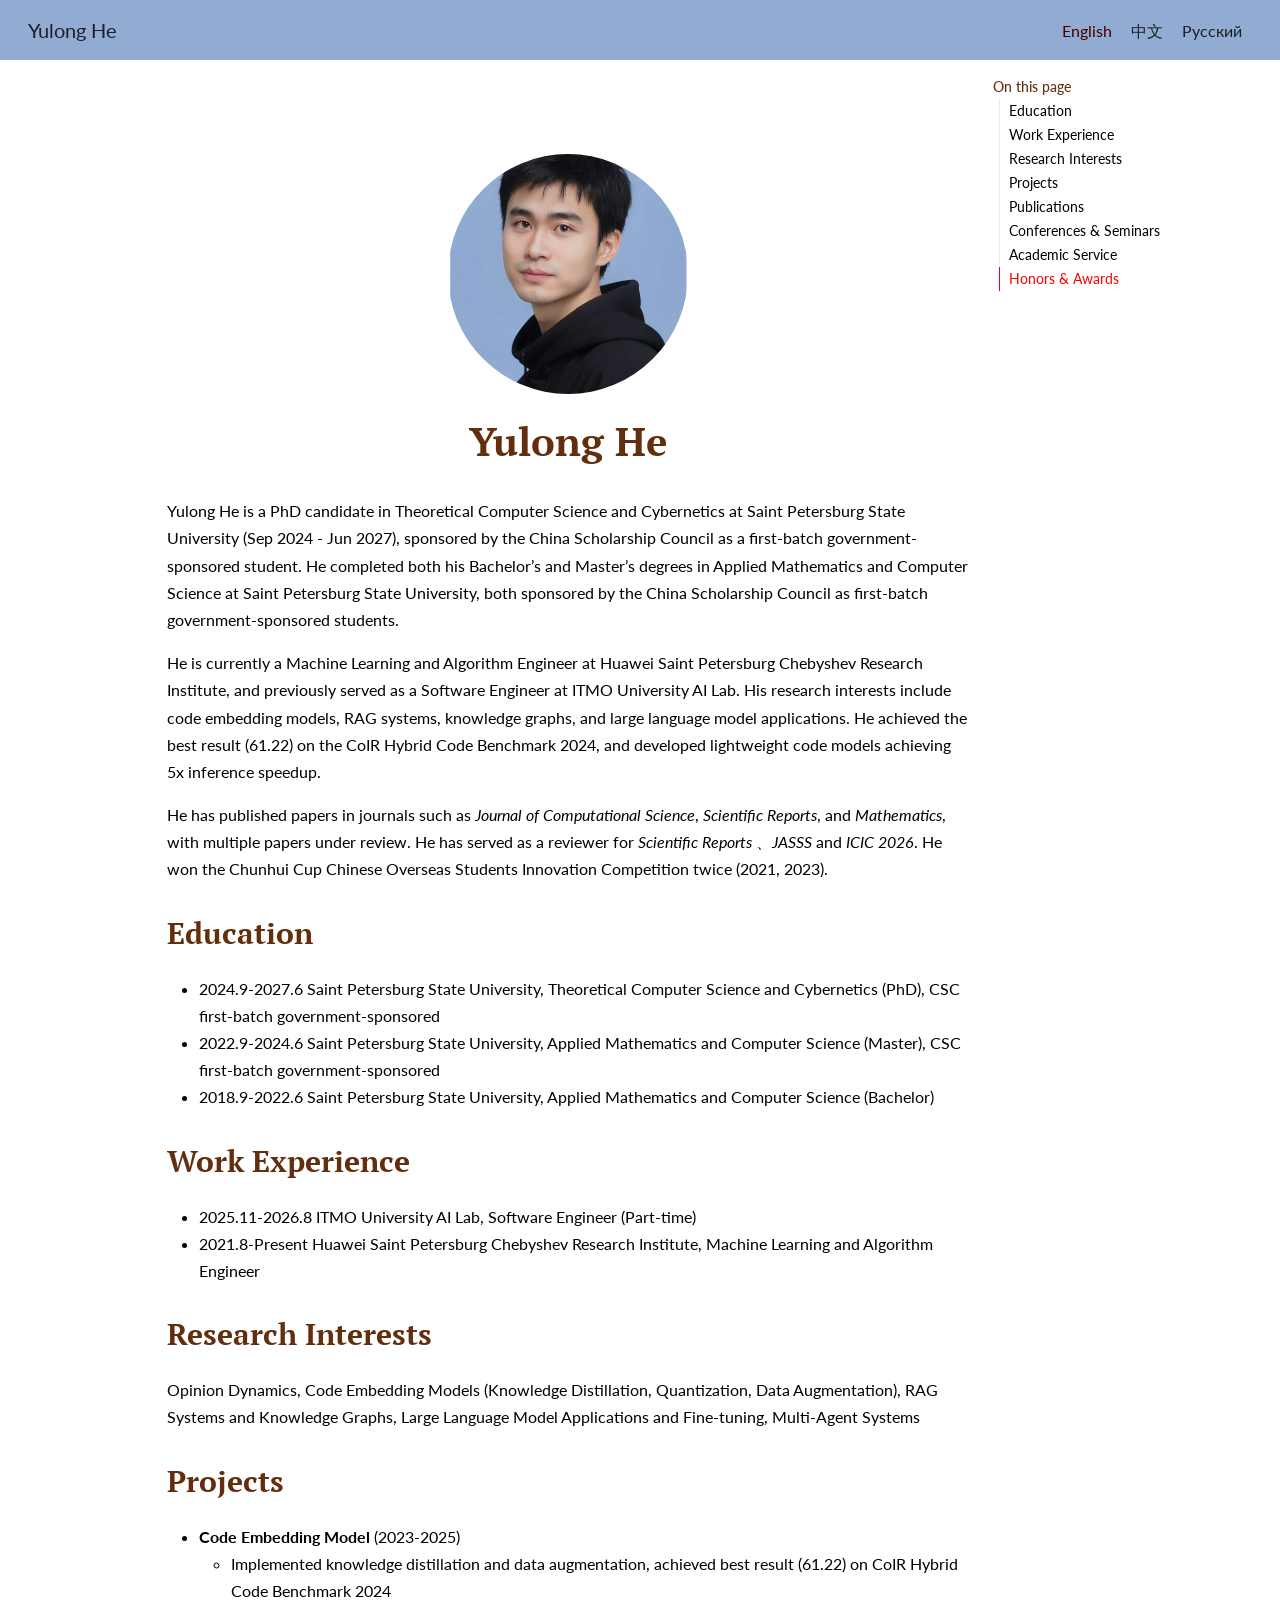
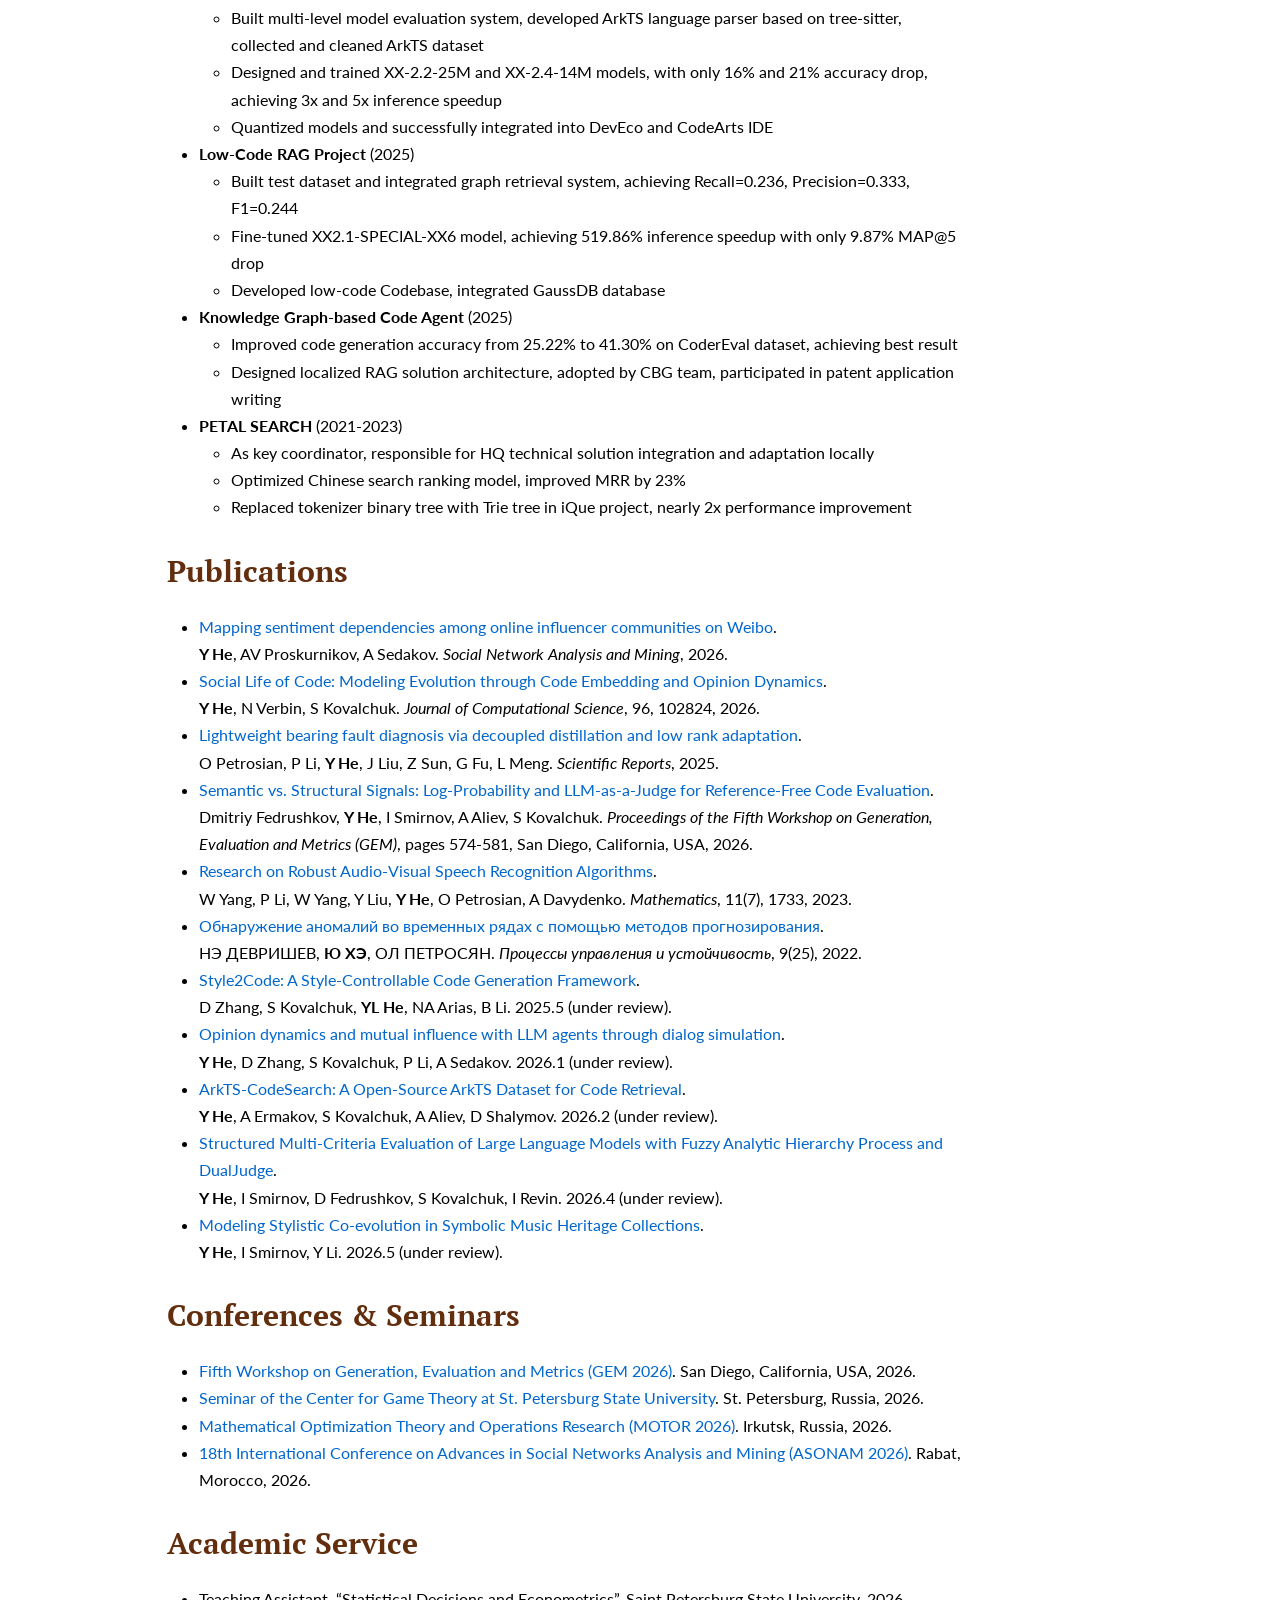
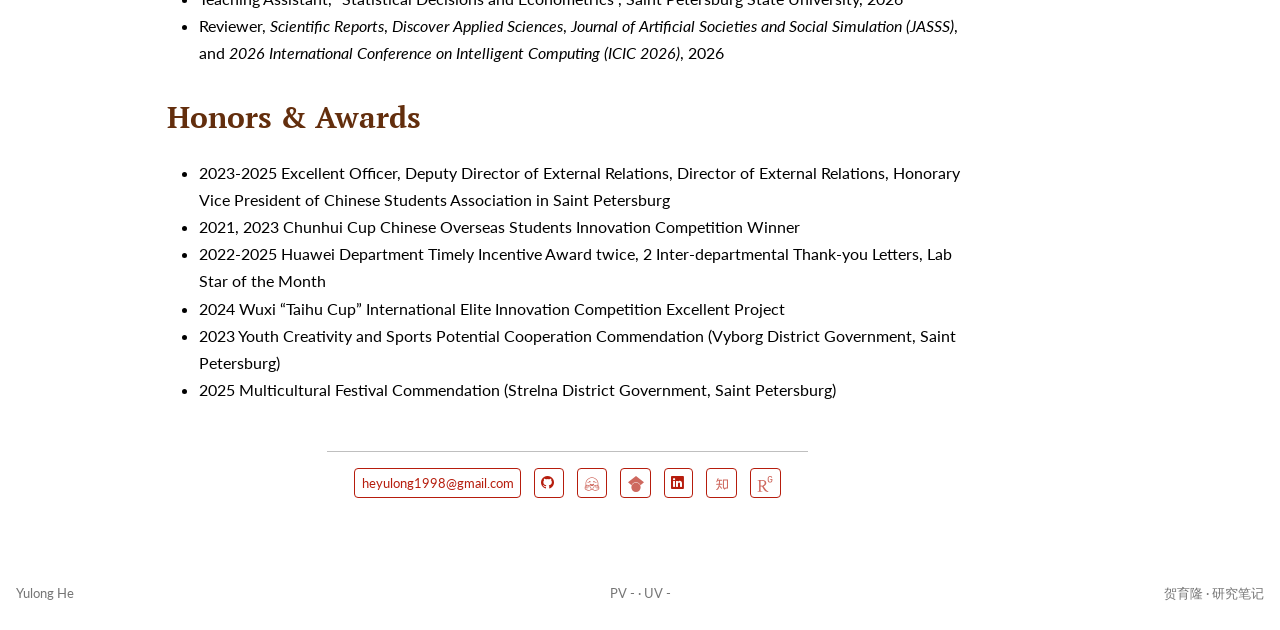
<file: docs/index.html>
<!DOCTYPE html>
<html xmlns="http://www.w3.org/1999/xhtml" lang="en" xml:lang="en"><head>

<meta charset="utf-8">
<meta name="generator" content="quarto-1.8.27">

<meta name="viewport" content="width=device-width, initial-scale=1.0, user-scalable=yes">


<title>Yulong He</title>
<style>
code{white-space: pre-wrap;}
span.smallcaps{font-variant: small-caps;}
div.columns{display: flex; gap: min(4vw, 1.5em);}
div.column{flex: auto; overflow-x: auto;}
div.hanging-indent{margin-left: 1.5em; text-indent: -1.5em;}
ul.task-list{list-style: none;}
ul.task-list li input[type="checkbox"] {
  width: 0.8em;
  margin: 0 0.8em 0.2em -1em; /* quarto-specific, see https://github.com/quarto-dev/quarto-cli/issues/4556 */ 
  vertical-align: middle;
}
</style>


<script src="site_libs/quarto-nav/quarto-nav.js"></script>
<script src="site_libs/quarto-nav/headroom.min.js"></script>
<link href="./images/yulong.jpg" rel="icon" type="image/jpeg">
<script src="site_libs/clipboard/clipboard.min.js"></script>
<script src="site_libs/quarto-html/quarto.js" type="module"></script>
<script src="site_libs/quarto-html/tabsets/tabsets.js" type="module"></script>
<script src="site_libs/quarto-html/axe/axe-check.js" type="module"></script>
<script src="site_libs/quarto-html/popper.min.js"></script>
<script src="site_libs/quarto-html/tippy.umd.min.js"></script>
<link href="site_libs/quarto-html/tippy.css" rel="stylesheet">
<link href="site_libs/quarto-html/quarto-syntax-highlighting-d7fcc3ff7e490f12cb1c45aad4d93599.css" rel="stylesheet" id="quarto-text-highlighting-styles">
<script src="site_libs/bootstrap/bootstrap.min.js"></script>
<link href="site_libs/bootstrap/bootstrap-icons.css" rel="stylesheet">
<link href="site_libs/bootstrap/bootstrap-19714133e70e38bcc17ffc719090a730.min.css" rel="stylesheet" append-hash="true" id="quarto-bootstrap" data-mode="light">
<script id="quarto-search-options" type="application/json">{
  "language": {
    "search-no-results-text": "No results",
    "search-matching-documents-text": "matching documents",
    "search-copy-link-title": "Copy link to search",
    "search-hide-matches-text": "Hide additional matches",
    "search-more-match-text": "more match in this document",
    "search-more-matches-text": "more matches in this document",
    "search-clear-button-title": "Clear",
    "search-text-placeholder": "",
    "search-detached-cancel-button-title": "Cancel",
    "search-submit-button-title": "Submit",
    "search-label": "Search"
  }
}</script>


<link rel="canonical" href="https://hreyulog.github.io/">
</head>

<body class="nav-fixed quarto-light">

<div id="quarto-search-results"></div>
  <header id="quarto-header" class="headroom fixed-top">
    <nav class="navbar navbar-expand-lg " data-bs-theme="dark">
      <div class="navbar-container container-fluid">
      <div class="navbar-brand-container mx-auto">
    <a class="navbar-brand" href="./index.html">
    <span class="navbar-title">Yulong He</span>
    </a>
  </div>
          <button class="navbar-toggler" type="button" data-bs-toggle="collapse" data-bs-target="#navbarCollapse" aria-controls="navbarCollapse" role="menu" aria-expanded="false" aria-label="Toggle navigation" onclick="if (window.quartoToggleHeadroom) { window.quartoToggleHeadroom(); }">
  <span class="navbar-toggler-icon"></span>
</button>
          <div class="collapse navbar-collapse" id="navbarCollapse">
            <ul class="navbar-nav navbar-nav-scroll ms-auto">
  <li class="nav-item">
    <a class="nav-link active" href="./index.html" aria-current="page"> 
<span class="menu-text">English</span></a>
  </li>  
  <li class="nav-item">
    <a class="nav-link" href="./Chinese.html"> 
<span class="menu-text">中文</span></a>
  </li>  
  <li class="nav-item">
    <a class="nav-link" href="./Russian.html"> 
<span class="menu-text">Русский</span></a>
  </li>  
</ul>
          </div> <!-- /navcollapse -->
            <div class="quarto-navbar-tools">
</div>
      </div> <!-- /container-fluid -->
    </nav>
</header>
<!-- content -->
<div id="quarto-content" class="quarto-container page-columns page-rows-contents page-layout-article page-navbar">
<!-- sidebar -->
<!-- margin-sidebar -->
    <div id="quarto-margin-sidebar" class="sidebar margin-sidebar">
        <nav id="TOC" role="doc-toc" class="toc-active">
    <h2 id="toc-title">On this page</h2>
  <ul>
  <li><a href="#education" id="toc-education" class="nav-link active" data-scroll-target="#education">Education</a></li>
  <li><a href="#work-experience" id="toc-work-experience" class="nav-link" data-scroll-target="#work-experience">Work Experience</a></li>
  <li><a href="#research-interests" id="toc-research-interests" class="nav-link" data-scroll-target="#research-interests">Research Interests</a></li>
  <li><a href="#projects" id="toc-projects" class="nav-link" data-scroll-target="#projects">Projects</a></li>
  <li><a href="#publications" id="toc-publications" class="nav-link" data-scroll-target="#publications">Publications</a></li>
  <li><a href="#conferences-seminars" id="toc-conferences-seminars" class="nav-link" data-scroll-target="#conferences-seminars">Conferences &amp; Seminars</a></li>
  <li><a href="#academic-service" id="toc-academic-service" class="nav-link" data-scroll-target="#academic-service">Academic Service</a></li>
  <li><a href="#honors-awards" id="toc-honors-awards" class="nav-link" data-scroll-target="#honors-awards">Honors &amp; Awards</a></li>
  </ul>
</nav>
    </div>
<!-- main -->
<div class="quarto-about-jolla">
  <img src="images/yulong.jpg" class="about-image
  round " style="height: 15em; width: 15em;">
 <header id="title-block-header" class="quarto-title-block default">
<div class="quarto-title">
<h1 class="title">Yulong He</h1>
</div>
<div class="quarto-title-meta">
  </div>
</header><main class="content" id="quarto-document-content">

<p>Yulong He is a PhD candidate in Theoretical Computer Science and Cybernetics at Saint Petersburg State University (Sep 2024 - Jun 2027), sponsored by the China Scholarship Council as a first-batch government-sponsored student. He completed both his Bachelor’s and Master’s degrees in Applied Mathematics and Computer Science at Saint Petersburg State University, both sponsored by the China Scholarship Council as first-batch government-sponsored students.</p>
<p>He is currently a Machine Learning and Algorithm Engineer at Huawei Saint Petersburg Chebyshev Research Institute, and previously served as a Software Engineer at ITMO University AI Lab. His research interests include code embedding models, RAG systems, knowledge graphs, and large language model applications. He achieved the best result (61.22) on the CoIR Hybrid Code Benchmark 2024, and developed lightweight code models achieving 5x inference speedup.</p>
<p>He has published papers in journals such as <em>Journal of Computational Science</em>, <em>Scientific Reports</em>, and <em>Mathematics</em>, with multiple papers under review. He has served as a reviewer for <em>Scientific Reports</em> 、<em>JASSS</em> and <em>ICIC 2026</em>. He won the Chunhui Cup Chinese Overseas Students Innovation Competition twice (2021, 2023).</p>
<section id="education" class="level2">
<h2 data-anchor-id="education">Education</h2>
<ul>
<li>2024.9-2027.6 Saint Petersburg State University, Theoretical Computer Science and Cybernetics (PhD), CSC first-batch government-sponsored</li>
<li>2022.9-2024.6 Saint Petersburg State University, Applied Mathematics and Computer Science (Master), CSC first-batch government-sponsored</li>
<li>2018.9-2022.6 Saint Petersburg State University, Applied Mathematics and Computer Science (Bachelor)</li>
</ul>
</section>
<section id="work-experience" class="level2">
<h2 data-anchor-id="work-experience">Work Experience</h2>
<ul>
<li>2025.11-2026.8 ITMO University AI Lab, Software Engineer (Part-time)</li>
<li>2021.8-Present Huawei Saint Petersburg Chebyshev Research Institute, Machine Learning and Algorithm Engineer</li>
</ul>
</section>
<section id="research-interests" class="level2">
<h2 data-anchor-id="research-interests">Research Interests</h2>
<p>Opinion Dynamics, Code Embedding Models (Knowledge Distillation, Quantization, Data Augmentation), RAG Systems and Knowledge Graphs, Large Language Model Applications and Fine-tuning, Multi-Agent Systems</p>
</section>
<section id="projects" class="level2">
<h2 data-anchor-id="projects">Projects</h2>
<ul>
<li><strong>Code Embedding Model</strong> (2023-2025)
<ul>
<li>Implemented knowledge distillation and data augmentation, achieved best result (61.22) on CoIR Hybrid Code Benchmark 2024</li>
<li>Built multi-level model evaluation system, developed ArkTS language parser based on tree-sitter, collected and cleaned ArkTS dataset</li>
<li>Designed and trained XX-2.2-25M and XX-2.4-14M models, with only 16% and 21% accuracy drop, achieving 3x and 5x inference speedup</li>
<li>Quantized models and successfully integrated into DevEco and CodeArts IDE</li>
</ul></li>
<li><strong>Low-Code RAG Project</strong> (2025)
<ul>
<li>Built test dataset and integrated graph retrieval system, achieving Recall=0.236, Precision=0.333, F1=0.244</li>
<li>Fine-tuned XX2.1-SPECIAL-XX6 model, achieving 519.86% inference speedup with only 9.87% MAP@5 drop</li>
<li>Developed low-code Codebase, integrated GaussDB database</li>
</ul></li>
<li><strong>Knowledge Graph-based Code Agent</strong> (2025)
<ul>
<li>Improved code generation accuracy from 25.22% to 41.30% on CoderEval dataset, achieving best result</li>
<li>Designed localized RAG solution architecture, adopted by CBG team, participated in patent application writing</li>
</ul></li>
<li><strong>PETAL SEARCH</strong> (2021-2023)
<ul>
<li>As key coordinator, responsible for HQ technical solution integration and adaptation locally</li>
<li>Optimized Chinese search ranking model, improved MRR by 23%</li>
<li>Replaced tokenizer binary tree with Trie tree in iQue project, nearly 2x performance improvement</li>
</ul></li>
</ul>
</section>
<section id="publications" class="level2">
<h2 data-anchor-id="publications">Publications</h2>
<ul>
<li><strong><a href="https://doi.org/10.1007/s13278-026-01645-w">Mapping sentiment dependencies among online influencer communities on Weibo</a></strong>.<br> <strong>Y He</strong>, AV Proskurnikov, A Sedakov. <em>Social Network Analysis and Mining</em>, 2026.</li>
<li><strong><a href="https://doi.org/10.1016/j.jocs.2026.102824">Social Life of Code: Modeling Evolution through Code Embedding and Opinion Dynamics</a></strong>.<br> <strong>Y He</strong>, N Verbin, S Kovalchuk. <em>Journal of Computational Science</em>, 96, 102824, 2026.</li>
<li><strong><a href="https://doi.org/10.1038/s41598-025-06734-y">Lightweight bearing fault diagnosis via decoupled distillation and low rank adaptation</a></strong>.<br> O Petrosian, P Li, <strong>Y He</strong>, J Liu, Z Sun, G Fu, L Meng. <em>Scientific Reports</em>, 2025.</li>
<li><strong><a href="https://aclanthology.org/2026.gem-main.55/">Semantic vs.&nbsp;Structural Signals: Log-Probability and LLM-as-a-Judge for Reference-Free Code Evaluation</a></strong>.<br> Dmitriy Fedrushkov, <strong>Y He</strong>, I Smirnov, A Aliev, S Kovalchuk. <em>Proceedings of the Fifth Workshop on Generation, Evaluation and Metrics (GEM)</em>, pages 574-581, San Diego, California, USA, 2026.</li>
<li><strong><a href="https://doi.org/10.3390/math11071733">Research on Robust Audio-Visual Speech Recognition Algorithms</a></strong>.<br> W Yang, P Li, W Yang, Y Liu, <strong>Y He</strong>, O Petrosian, A Davydenko. <em>Mathematics</em>, 11(7), 1733, 2023.</li>
<li><strong><a href="https://dspace.spbu.ru/bitstream/11701/37048/1/cps2022.pdf">Обнаружение аномалий во временных рядах с помощью методов прогнозирования</a></strong>.<br> НЭ ДЕВРИШЕВ, <strong>Ю ХЭ</strong>, ОЛ ПЕТРОСЯН. <em>Процессы управления и устойчивость</em>, 9(25), 2022.</li>
<li><strong><a href="https://arxiv.org/abs/2505.19442">Style2Code: A Style-Controllable Code Generation Framework</a></strong>.<br> D Zhang, S Kovalchuk, <strong>YL He</strong>, NA Arias, B Li. 2025.5 (under review).</li>
<li><strong><a href="https://arxiv.org/abs/2602.12583">Opinion dynamics and mutual influence with LLM agents through dialog simulation</a></strong>.<br> <strong>Y He</strong>, D Zhang, S Kovalchuk, P Li, A Sedakov. 2026.1 (under review).</li>
<li><strong><a href="https://arxiv.org/abs/2602.05550">ArkTS-CodeSearch: A Open-Source ArkTS Dataset for Code Retrieval</a></strong>.<br> <strong>Y He</strong>, A Ermakov, S Kovalchuk, A Aliev, D Shalymov. 2026.2 (under review).</li>
<li><strong><a href="https://arxiv.org/abs/2604.03742">Structured Multi-Criteria Evaluation of Large Language Models with Fuzzy Analytic Hierarchy Process and DualJudge</a></strong>.<br> <strong>Y He</strong>, I Smirnov, D Fedrushkov, S Kovalchuk, I Revin. 2026.4 (under review).</li>
<li><strong><a href="https://arxiv.org/abs/2607.23957">Modeling Stylistic Co-evolution in Symbolic Music Heritage Collections</a></strong>.<br> <strong>Y He</strong>, I Smirnov, Y Li. 2026.5 (under review).</li>
</ul>
</section>
<section id="conferences-seminars" class="level2">
<h2 data-anchor-id="conferences-seminars">Conferences &amp; Seminars</h2>
<ul>
<li><strong><a href="https://aclanthology.org/2026.gem-main.55/">Fifth Workshop on Generation, Evaluation and Metrics (GEM 2026)</a></strong>. San Diego, California, USA, 2026.</li>
<li><strong><a href="https://apmath.spbu.ru/1416-seminar-tsentra-teorii-igr-spbgu.html">Seminar of the Center for Game Theory at St.&nbsp;Petersburg State University</a></strong>. St.&nbsp;Petersburg, Russia, 2026.</li>
<li><strong><a href="https://conference.icc.ru/event/9/page/66-about">Mathematical Optimization Theory and Operations Research (MOTOR 2026)</a></strong>. Irkutsk, Russia, 2026.</li>
<li><strong><a href="https://asonam.cpsc.ucalgary.ca/2026/">18th International Conference on Advances in Social Networks Analysis and Mining (ASONAM 2026)</a></strong>. Rabat, Morocco, 2026.</li>
</ul>
</section>
<section id="academic-service" class="level2">
<h2 data-anchor-id="academic-service">Academic Service</h2>
<ul>
<li>Teaching Assistant, “Statistical Decisions and Econometrics”, Saint Petersburg State University, 2026</li>
<li>Reviewer, <em>Scientific Reports</em>, <em>Discover Applied Sciences</em>, <em>Journal of Artificial Societies and Social Simulation (JASSS)</em>, and <em>2026 International Conference on Intelligent Computing (ICIC 2026)</em>, 2026</li>
</ul>
</section>
<section id="honors-awards" class="level2">
<h2 data-anchor-id="honors-awards">Honors &amp; Awards</h2>
<ul>
<li>2023-2025 Excellent Officer, Deputy Director of External Relations, Director of External Relations, Honorary Vice President of Chinese Students Association in Saint Petersburg</li>
<li>2021, 2023 Chunhui Cup Chinese Overseas Students Innovation Competition Winner</li>
<li>2022-2025 Huawei Department Timely Incentive Award twice, 2 Inter-departmental Thank-you Letters, Lab Star of the Month</li>
<li>2024 Wuxi “Taihu Cup” International Elite Innovation Competition Excellent Project</li>
<li>2023 Youth Creativity and Sports Potential Cooperation Commendation (Vyborg District Government, Saint Petersburg)</li>
<li>2025 Multicultural Festival Commendation (Strelna District Government, Saint Petersburg)</li>
</ul>


</section>
</main> 
  <hr class="about-sep">
   <div class="about-links">
  <a href="mailto:heyulong1998@gmail.com" class="about-link" rel="" target="">
     <span class="about-link-text">heyulong1998@gmail.com</span>
  </a>
  <a href="https://github.com/hreyulog" class="about-link" rel="" target="">
    <i class="bi bi-github"></i>
     <span class="about-link-text"></span>
  </a>
  <a href="https://huggingface.co/hreyulog" class="about-link" rel="" target="">
     <span class="about-link-text"><img src="images/huggingface.svg" width="16px" height="16px" style="vertical-align:middle"></span>
  </a>
  <a href="https://scholar.google.com/citations?user=q4gQxaIAAAAJ&amp;hl=zh-CN" class="about-link" rel="" target="">
     <span class="about-link-text"><img src="images/google-scholar.svg" width="16px" height="16px" style="vertical-align:middle"></span>
  </a>
  <a href="https://www.linkedin.com/in/yulong-he-7ab337213/" class="about-link" rel="" target="">
    <i class="bi bi-linkedin"></i>
     <span class="about-link-text"></span>
  </a>
  <a href="https://www.zhihu.com/people/heyulong1998" class="about-link" rel="" target="">
     <span class="about-link-text"><img src="images/zhihu.svg" width="16px" height="16px" style="vertical-align:middle"></span>
  </a>
  <a href="https://www.researchgate.net/profile/Yulong-He-1" class="about-link" rel="" target="">
     <span class="about-link-text"><img src="images/researchgate.svg" width="16px" height="16px" style="vertical-align:middle"></span>
  </a>
</div>
</div>
 <!-- /main -->
<script defer="" data-api="https://busuanzi.9420.ltd/api" src="https://busuanzi.9420.ltd/js"></script>
<script id="quarto-html-after-body" type="application/javascript">
  window.document.addEventListener("DOMContentLoaded", function (event) {
    const isCodeAnnotation = (el) => {
      for (const clz of el.classList) {
        if (clz.startsWith('code-annotation-')) {                     
          return true;
        }
      }
      return false;
    }
    const onCopySuccess = function(e) {
      // button target
      const button = e.trigger;
      // don't keep focus
      button.blur();
      // flash "checked"
      button.classList.add('code-copy-button-checked');
      var currentTitle = button.getAttribute("title");
      button.setAttribute("title", "Copied!");
      let tooltip;
      if (window.bootstrap) {
        button.setAttribute("data-bs-toggle", "tooltip");
        button.setAttribute("data-bs-placement", "left");
        button.setAttribute("data-bs-title", "Copied!");
        tooltip = new bootstrap.Tooltip(button, 
          { trigger: "manual", 
            customClass: "code-copy-button-tooltip",
            offset: [0, -8]});
        tooltip.show();    
      }
      setTimeout(function() {
        if (tooltip) {
          tooltip.hide();
          button.removeAttribute("data-bs-title");
          button.removeAttribute("data-bs-toggle");
          button.removeAttribute("data-bs-placement");
        }
        button.setAttribute("title", currentTitle);
        button.classList.remove('code-copy-button-checked');
      }, 1000);
      // clear code selection
      e.clearSelection();
    }
    const getTextToCopy = function(trigger) {
      const outerScaffold = trigger.parentElement.cloneNode(true);
      const codeEl = outerScaffold.querySelector('code');
      for (const childEl of codeEl.children) {
        if (isCodeAnnotation(childEl)) {
          childEl.remove();
        }
      }
      return codeEl.innerText;
    }
    const clipboard = new window.ClipboardJS('.code-copy-button:not([data-in-quarto-modal])', {
      text: getTextToCopy
    });
    clipboard.on('success', onCopySuccess);
    if (window.document.getElementById('quarto-embedded-source-code-modal')) {
      const clipboardModal = new window.ClipboardJS('.code-copy-button[data-in-quarto-modal]', {
        text: getTextToCopy,
        container: window.document.getElementById('quarto-embedded-source-code-modal')
      });
      clipboardModal.on('success', onCopySuccess);
    }
      var localhostRegex = new RegExp(/^(?:http|https):\/\/localhost\:?[0-9]*\//);
      var mailtoRegex = new RegExp(/^mailto:/);
        var filterRegex = new RegExp("https:\/\/hreyulog\.github\.io");
      var isInternal = (href) => {
          return filterRegex.test(href) || localhostRegex.test(href) || mailtoRegex.test(href);
      }
      // Inspect non-navigation links and adorn them if external
     var links = window.document.querySelectorAll('a[href]:not(.nav-link):not(.navbar-brand):not(.toc-action):not(.sidebar-link):not(.sidebar-item-toggle):not(.pagination-link):not(.no-external):not([aria-hidden]):not(.dropdown-item):not(.quarto-navigation-tool):not(.about-link)');
      for (var i=0; i<links.length; i++) {
        const link = links[i];
        if (!isInternal(link.href)) {
          // undo the damage that might have been done by quarto-nav.js in the case of
          // links that we want to consider external
          if (link.dataset.originalHref !== undefined) {
            link.href = link.dataset.originalHref;
          }
        }
      }
    function tippyHover(el, contentFn, onTriggerFn, onUntriggerFn) {
      const config = {
        allowHTML: true,
        maxWidth: 500,
        delay: 100,
        arrow: false,
        appendTo: function(el) {
            return el.parentElement;
        },
        interactive: true,
        interactiveBorder: 10,
        theme: 'quarto',
        placement: 'bottom-start',
      };
      if (contentFn) {
        config.content = contentFn;
      }
      if (onTriggerFn) {
        config.onTrigger = onTriggerFn;
      }
      if (onUntriggerFn) {
        config.onUntrigger = onUntriggerFn;
      }
      window.tippy(el, config); 
    }
    const noterefs = window.document.querySelectorAll('a[role="doc-noteref"]');
    for (var i=0; i<noterefs.length; i++) {
      const ref = noterefs[i];
      tippyHover(ref, function() {
        // use id or data attribute instead here
        let href = ref.getAttribute('data-footnote-href') || ref.getAttribute('href');
        try { href = new URL(href).hash; } catch {}
        const id = href.replace(/^#\/?/, "");
        const note = window.document.getElementById(id);
        if (note) {
          return note.innerHTML;
        } else {
          return "";
        }
      });
    }
    const xrefs = window.document.querySelectorAll('a.quarto-xref');
    const processXRef = (id, note) => {
      // Strip column container classes
      const stripColumnClz = (el) => {
        el.classList.remove("page-full", "page-columns");
        if (el.children) {
          for (const child of el.children) {
            stripColumnClz(child);
          }
        }
      }
      stripColumnClz(note)
      if (id === null || id.startsWith('sec-')) {
        // Special case sections, only their first couple elements
        const container = document.createElement("div");
        if (note.children && note.children.length > 2) {
          container.appendChild(note.children[0].cloneNode(true));
          for (let i = 1; i < note.children.length; i++) {
            const child = note.children[i];
            if (child.tagName === "P" && child.innerText === "") {
              continue;
            } else {
              container.appendChild(child.cloneNode(true));
              break;
            }
          }
          if (window.Quarto?.typesetMath) {
            window.Quarto.typesetMath(container);
          }
          return container.innerHTML
        } else {
          if (window.Quarto?.typesetMath) {
            window.Quarto.typesetMath(note);
          }
          return note.innerHTML;
        }
      } else {
        // Remove any anchor links if they are present
        const anchorLink = note.querySelector('a.anchorjs-link');
        if (anchorLink) {
          anchorLink.remove();
        }
        if (window.Quarto?.typesetMath) {
          window.Quarto.typesetMath(note);
        }
        if (note.classList.contains("callout")) {
          return note.outerHTML;
        } else {
          return note.innerHTML;
        }
      }
    }
    for (var i=0; i<xrefs.length; i++) {
      const xref = xrefs[i];
      tippyHover(xref, undefined, function(instance) {
        instance.disable();
        let url = xref.getAttribute('href');
        let hash = undefined; 
        if (url.startsWith('#')) {
          hash = url;
        } else {
          try { hash = new URL(url).hash; } catch {}
        }
        if (hash) {
          const id = hash.replace(/^#\/?/, "");
          const note = window.document.getElementById(id);
          if (note !== null) {
            try {
              const html = processXRef(id, note.cloneNode(true));
              instance.setContent(html);
            } finally {
              instance.enable();
              instance.show();
            }
          } else {
            // See if we can fetch this
            fetch(url.split('#')[0])
            .then(res => res.text())
            .then(html => {
              const parser = new DOMParser();
              const htmlDoc = parser.parseFromString(html, "text/html");
              const note = htmlDoc.getElementById(id);
              if (note !== null) {
                const html = processXRef(id, note);
                instance.setContent(html);
              } 
            }).finally(() => {
              instance.enable();
              instance.show();
            });
          }
        } else {
          // See if we can fetch a full url (with no hash to target)
          // This is a special case and we should probably do some content thinning / targeting
          fetch(url)
          .then(res => res.text())
          .then(html => {
            const parser = new DOMParser();
            const htmlDoc = parser.parseFromString(html, "text/html");
            const note = htmlDoc.querySelector('main.content');
            if (note !== null) {
              // This should only happen for chapter cross references
              // (since there is no id in the URL)
              // remove the first header
              if (note.children.length > 0 && note.children[0].tagName === "HEADER") {
                note.children[0].remove();
              }
              const html = processXRef(null, note);
              instance.setContent(html);
            } 
          }).finally(() => {
            instance.enable();
            instance.show();
          });
        }
      }, function(instance) {
      });
    }
        let selectedAnnoteEl;
        const selectorForAnnotation = ( cell, annotation) => {
          let cellAttr = 'data-code-cell="' + cell + '"';
          let lineAttr = 'data-code-annotation="' +  annotation + '"';
          const selector = 'span[' + cellAttr + '][' + lineAttr + ']';
          return selector;
        }
        const selectCodeLines = (annoteEl) => {
          const doc = window.document;
          const targetCell = annoteEl.getAttribute("data-target-cell");
          const targetAnnotation = annoteEl.getAttribute("data-target-annotation");
          const annoteSpan = window.document.querySelector(selectorForAnnotation(targetCell, targetAnnotation));
          const lines = annoteSpan.getAttribute("data-code-lines").split(",");
          const lineIds = lines.map((line) => {
            return targetCell + "-" + line;
          })
          let top = null;
          let height = null;
          let parent = null;
          if (lineIds.length > 0) {
              //compute the position of the single el (top and bottom and make a div)
              const el = window.document.getElementById(lineIds[0]);
              top = el.offsetTop;
              height = el.offsetHeight;
              parent = el.parentElement.parentElement;
            if (lineIds.length > 1) {
              const lastEl = window.document.getElementById(lineIds[lineIds.length - 1]);
              const bottom = lastEl.offsetTop + lastEl.offsetHeight;
              height = bottom - top;
            }
            if (top !== null && height !== null && parent !== null) {
              // cook up a div (if necessary) and position it 
              let div = window.document.getElementById("code-annotation-line-highlight");
              if (div === null) {
                div = window.document.createElement("div");
                div.setAttribute("id", "code-annotation-line-highlight");
                div.style.position = 'absolute';
                parent.appendChild(div);
              }
              div.style.top = top - 2 + "px";
              div.style.height = height + 4 + "px";
              div.style.left = 0;
              let gutterDiv = window.document.getElementById("code-annotation-line-highlight-gutter");
              if (gutterDiv === null) {
                gutterDiv = window.document.createElement("div");
                gutterDiv.setAttribute("id", "code-annotation-line-highlight-gutter");
                gutterDiv.style.position = 'absolute';
                const codeCell = window.document.getElementById(targetCell);
                const gutter = codeCell.querySelector('.code-annotation-gutter');
                gutter.appendChild(gutterDiv);
              }
              gutterDiv.style.top = top - 2 + "px";
              gutterDiv.style.height = height + 4 + "px";
            }
            selectedAnnoteEl = annoteEl;
          }
        };
        const unselectCodeLines = () => {
          const elementsIds = ["code-annotation-line-highlight", "code-annotation-line-highlight-gutter"];
          elementsIds.forEach((elId) => {
            const div = window.document.getElementById(elId);
            if (div) {
              div.remove();
            }
          });
          selectedAnnoteEl = undefined;
        };
          // Handle positioning of the toggle
      window.addEventListener(
        "resize",
        throttle(() => {
          elRect = undefined;
          if (selectedAnnoteEl) {
            selectCodeLines(selectedAnnoteEl);
          }
        }, 10)
      );
      function throttle(fn, ms) {
      let throttle = false;
      let timer;
        return (...args) => {
          if(!throttle) { // first call gets through
              fn.apply(this, args);
              throttle = true;
          } else { // all the others get throttled
              if(timer) clearTimeout(timer); // cancel #2
              timer = setTimeout(() => {
                fn.apply(this, args);
                timer = throttle = false;
              }, ms);
          }
        };
      }
        // Attach click handler to the DT
        const annoteDls = window.document.querySelectorAll('dt[data-target-cell]');
        for (const annoteDlNode of annoteDls) {
          annoteDlNode.addEventListener('click', (event) => {
            const clickedEl = event.target;
            if (clickedEl !== selectedAnnoteEl) {
              unselectCodeLines();
              const activeEl = window.document.querySelector('dt[data-target-cell].code-annotation-active');
              if (activeEl) {
                activeEl.classList.remove('code-annotation-active');
              }
              selectCodeLines(clickedEl);
              clickedEl.classList.add('code-annotation-active');
            } else {
              // Unselect the line
              unselectCodeLines();
              clickedEl.classList.remove('code-annotation-active');
            }
          });
        }
    const findCites = (el) => {
      const parentEl = el.parentElement;
      if (parentEl) {
        const cites = parentEl.dataset.cites;
        if (cites) {
          return {
            el,
            cites: cites.split(' ')
          };
        } else {
          return findCites(el.parentElement)
        }
      } else {
        return undefined;
      }
    };
    var bibliorefs = window.document.querySelectorAll('a[role="doc-biblioref"]');
    for (var i=0; i<bibliorefs.length; i++) {
      const ref = bibliorefs[i];
      const citeInfo = findCites(ref);
      if (citeInfo) {
        tippyHover(citeInfo.el, function() {
          var popup = window.document.createElement('div');
          citeInfo.cites.forEach(function(cite) {
            var citeDiv = window.document.createElement('div');
            citeDiv.classList.add('hanging-indent');
            citeDiv.classList.add('csl-entry');
            var biblioDiv = window.document.getElementById('ref-' + cite);
            if (biblioDiv) {
              citeDiv.innerHTML = biblioDiv.innerHTML;
            }
            popup.appendChild(citeDiv);
          });
          return popup.innerHTML;
        });
      }
    }
  });
  </script>
</div> <!-- /content -->
<footer class="footer">
  <div class="nav-footer">
    <div class="nav-footer-left">
<p><a href="https://hreyulog.github.io">Yulong He</a><br></p>
</div>   
    <div class="nav-footer-center">
<p>PV <span id="busuanzi_site_pv">-</span> · UV <span id="busuanzi_site_uv">-</span><br></p>
</div>
    <div class="nav-footer-right">
<p><a href="https://hreyulog.github.io">贺育隆</a> · <a href="./wiki/index.html">研究笔记</a><br></p>
</div>
  </div>
</footer>




</body></html>
</file>
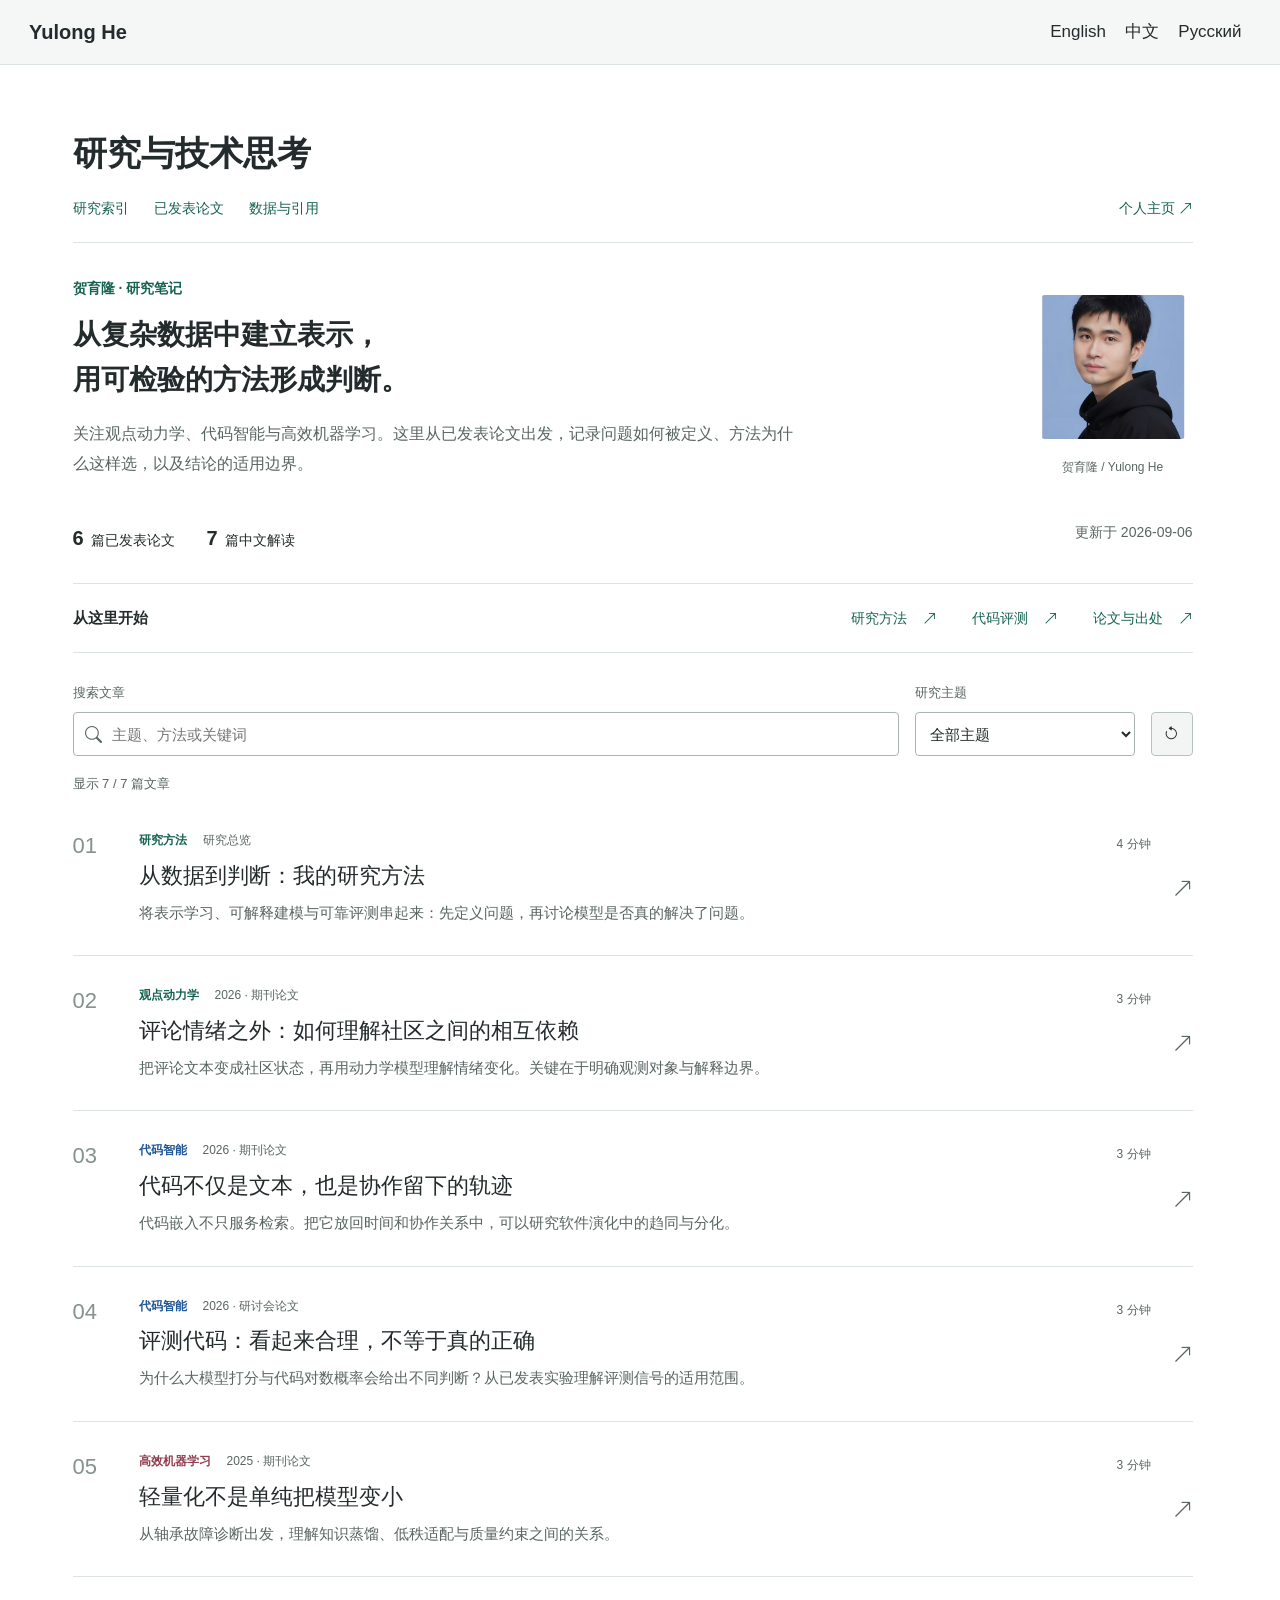
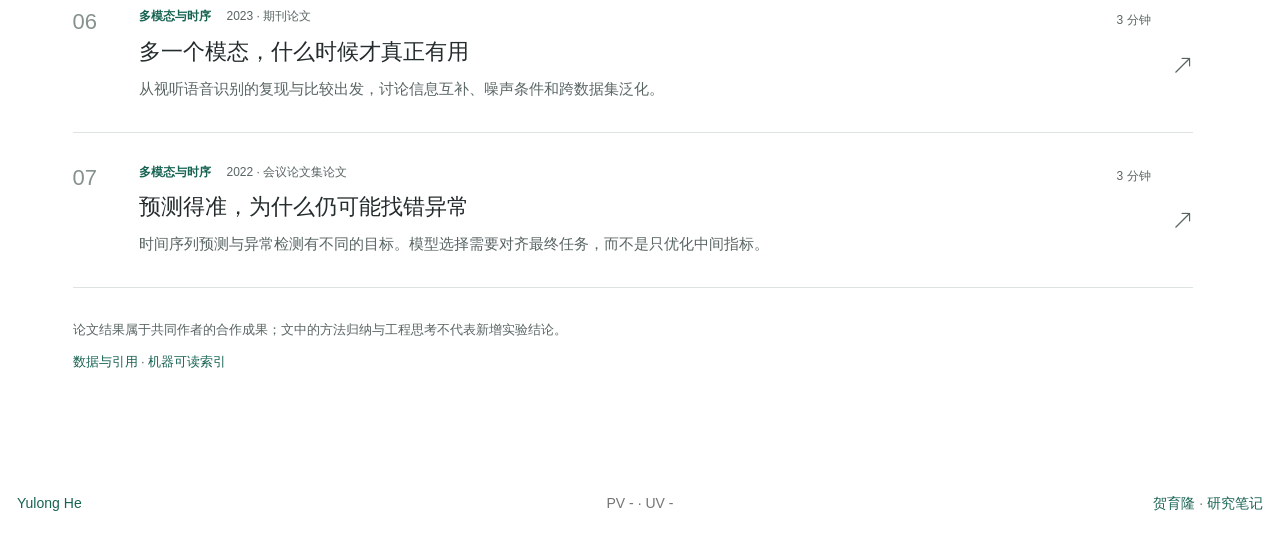
<file: docs/wiki/index.html>
<!DOCTYPE html>
<html xmlns="http://www.w3.org/1999/xhtml" lang="zh-CN" xml:lang="zh-CN"><head>

<meta charset="utf-8">
<meta name="generator" content="quarto-1.8.27">

<meta name="viewport" content="width=device-width, initial-scale=1.0, user-scalable=yes">

<meta name="description" content="贺育隆的中文研究 Wiki：从已发表论文理解观点动力学、代码智能、高效机器学习与可靠评测。">

<title>研究与技术思考 – Yulong He</title>
<style>
code{white-space: pre-wrap;}
span.smallcaps{font-variant: small-caps;}
div.columns{display: flex; gap: min(4vw, 1.5em);}
div.column{flex: auto; overflow-x: auto;}
div.hanging-indent{margin-left: 1.5em; text-indent: -1.5em;}
ul.task-list{list-style: none;}
ul.task-list li input[type="checkbox"] {
  width: 0.8em;
  margin: 0 0.8em 0.2em -1em; /* quarto-specific, see https://github.com/quarto-dev/quarto-cli/issues/4556 */ 
  vertical-align: middle;
}
</style>


<script src="../site_libs/quarto-nav/quarto-nav.js"></script>
<script src="../site_libs/quarto-nav/headroom.min.js"></script>
<link href="../images/yulong.jpg" rel="icon" type="image/jpeg">
<script src="../site_libs/clipboard/clipboard.min.js"></script>
<script src="../site_libs/quarto-html/quarto.js" type="module"></script>
<script src="../site_libs/quarto-html/tabsets/tabsets.js" type="module"></script>
<script src="../site_libs/quarto-html/axe/axe-check.js" type="module"></script>
<script src="../site_libs/quarto-html/popper.min.js"></script>
<script src="../site_libs/quarto-html/tippy.umd.min.js"></script>
<script src="../site_libs/quarto-html/anchor.min.js"></script>
<link href="../site_libs/quarto-html/tippy.css" rel="stylesheet">
<link href="../site_libs/quarto-html/quarto-syntax-highlighting-d7fcc3ff7e490f12cb1c45aad4d93599.css" rel="stylesheet" id="quarto-text-highlighting-styles">
<script src="../site_libs/bootstrap/bootstrap.min.js"></script>
<link href="../site_libs/bootstrap/bootstrap-icons.css" rel="stylesheet">
<link href="../site_libs/bootstrap/bootstrap-8649822c2764226d50282a5db0fee678.min.css" rel="stylesheet" append-hash="true" id="quarto-bootstrap" data-mode="light">
<script id="quarto-search-options" type="application/json">{
  "language": {
    "search-no-results-text": "没有结果",
    "search-matching-documents-text": "匹配的文档",
    "search-copy-link-title": "复制搜索链接",
    "search-hide-matches-text": "隐藏其它匹配结果",
    "search-more-match-text": "更多匹配结果",
    "search-more-matches-text": "更多匹配结果",
    "search-clear-button-title": "清除",
    "search-text-placeholder": "",
    "search-detached-cancel-button-title": "取消",
    "search-submit-button-title": "提交",
    "search-label": "搜索"
  }
}</script>


<link rel="stylesheet" href="wiki.css">
<link rel="canonical" href="https://hreyulog.github.io/wiki/">
</head>

<body class="nav-fixed research-wiki quarto-light">

<div id="quarto-search-results"></div>
  <header id="quarto-header" class="headroom fixed-top">
    <nav class="navbar navbar-expand-lg " data-bs-theme="dark">
      <div class="navbar-container container-fluid">
      <div class="navbar-brand-container mx-auto">
    <a class="navbar-brand" href="../index.html">
    <span class="navbar-title">Yulong He</span>
    </a>
  </div>
          <button class="navbar-toggler" type="button" data-bs-toggle="collapse" data-bs-target="#navbarCollapse" aria-controls="navbarCollapse" role="menu" aria-expanded="false" aria-label="展开或折叠导航栏" onclick="if (window.quartoToggleHeadroom) { window.quartoToggleHeadroom(); }">
  <span class="navbar-toggler-icon"></span>
</button>
          <div class="collapse navbar-collapse" id="navbarCollapse">
            <ul class="navbar-nav navbar-nav-scroll ms-auto">
  <li class="nav-item">
    <a class="nav-link" href="../index.html"> 
<span class="menu-text">English</span></a>
  </li>  
  <li class="nav-item">
    <a class="nav-link" href="../Chinese.html"> 
<span class="menu-text">中文</span></a>
  </li>  
  <li class="nav-item">
    <a class="nav-link" href="../Russian.html"> 
<span class="menu-text">Русский</span></a>
  </li>  
</ul>
          </div> <!-- /navcollapse -->
            <div class="quarto-navbar-tools">
</div>
      </div> <!-- /container-fluid -->
    </nav>
</header>
<!-- content -->
<div id="quarto-content" class="quarto-container page-columns page-rows-contents page-layout-full page-navbar">
<!-- sidebar -->
<!-- margin-sidebar -->
    
<!-- main -->
<main class="content column-page" id="quarto-document-content">

<header id="title-block-header" class="quarto-title-block default">
<div class="quarto-title">
<h1 class="title">研究与技术思考</h1>
</div>

<div>
  <div class="description">
    贺育隆的中文研究 Wiki：从已发表论文理解观点动力学、代码智能、高效机器学习与可靠评测。
  </div>
</div>


<div class="quarto-title-meta column-page">

    
  
    
  </div>
  


</header>


<nav class="wiki-nav" aria-label="研究页面导航"><a href="index.html">研究索引</a><a href="publications.html">已发表论文</a><a href="access.html">数据与引用</a><a href="../Chinese.html">个人主页 <i class="bi bi-arrow-up-right" aria-hidden="true"></i></a></nav>
<section class="wiki-intro" aria-label="研究概览">
  <div><p class="wiki-byline">贺育隆 · 研究笔记</p><p class="wiki-lead">从复杂数据中建立表示，<br>用可检验的方法形成判断。</p><p class="wiki-description">关注观点动力学、代码智能与高效机器学习。这里从已发表论文出发，记录问题如何被定义、方法为什么这样选，以及结论的适用边界。</p></div>
  <figure class="author-portrait figure"><img src="../images/yulong.jpg" width="144" height="144" alt="贺育隆的个人照片" class="figure-img"><figcaption>贺育隆 / Yulong He</figcaption></figure>
</section>
<div class="wiki-facts"><span><strong>6</strong> 篇已发表论文</span><span><strong>7</strong> 篇中文解读</span><span>更新于 2026-09-06</span></div>
<section class="reading-path" aria-labelledby="path-title"><h2 id="path-title" class="anchored">从这里开始</h2><div><a href="research-approach.html">研究方法<i class="bi bi-arrow-up-right" aria-hidden="true"></i></a><a href="code-evaluation.html">代码评测<i class="bi bi-arrow-up-right" aria-hidden="true"></i></a><a href="publications.html">论文与出处<i class="bi bi-arrow-up-right" aria-hidden="true"></i></a></div></section>
<section class="note-index" aria-label="文章索引">
<form class="wiki-filters" role="search" id="wiki-search" hidden="">
  <div class="search-field"><label for="query">搜索文章</label><div><i class="bi bi-search" aria-hidden="true"></i><input id="query" name="q" type="search" placeholder="主题、方法或关键词" autocomplete="off"></div></div>
  <div class="topic-field"><label for="topic">研究主题</label><select id="topic" name="topic"><option value="">全部主题</option><option>研究方法</option><option>观点动力学</option><option>代码智能</option><option>高效机器学习</option><option>多模态与时序</option></select></div>
  <button class="clear-search" type="reset" aria-label="重置筛选" title="重置筛选"><i class="bi bi-arrow-counterclockwise" aria-hidden="true"></i></button>
</form>
<p id="result-count" class="result-count" role="status" aria-live="polite">全部 7 篇文章</p>
<article class="note-row" data-note="research-approach" data-topic="研究方法"><span class="note-number" aria-hidden="true">01</span><div class="note-copy"><div class="note-kicker"><span>研究方法</span><span>研究总览</span></div><h2 class="anchored"><a href="research-approach.html">从数据到判断：我的研究方法</a></h2><p>将表示学习、可解释建模与可靠评测串起来：先定义问题，再讨论模型是否真的解决了问题。</p></div><span class="note-time">4 分钟<i class="bi bi-arrow-up-right" aria-hidden="true"></i></span></article>
<article class="note-row" data-note="weibo-dynamics" data-topic="观点动力学"><span class="note-number" aria-hidden="true">02</span><div class="note-copy"><div class="note-kicker"><span>观点动力学</span><span>2026 · 期刊论文</span></div><h2 class="anchored"><a href="weibo-dynamics.html">评论情绪之外：如何理解社区之间的相互依赖</a></h2><p>把评论文本变成社区状态，再用动力学模型理解情绪变化。关键在于明确观测对象与解释边界。</p></div><span class="note-time">3 分钟<i class="bi bi-arrow-up-right" aria-hidden="true"></i></span></article>
<article class="note-row" data-note="code-dynamics" data-topic="代码智能"><span class="note-number" aria-hidden="true">03</span><div class="note-copy"><div class="note-kicker"><span>代码智能</span><span>2026 · 期刊论文</span></div><h2 class="anchored"><a href="code-dynamics.html">代码不仅是文本，也是协作留下的轨迹</a></h2><p>代码嵌入不只服务检索。把它放回时间和协作关系中，可以研究软件演化中的趋同与分化。</p></div><span class="note-time">3 分钟<i class="bi bi-arrow-up-right" aria-hidden="true"></i></span></article>
<article class="note-row" data-note="code-evaluation" data-topic="代码智能"><span class="note-number" aria-hidden="true">04</span><div class="note-copy"><div class="note-kicker"><span>代码智能</span><span>2026 · 研讨会论文</span></div><h2 class="anchored"><a href="code-evaluation.html">评测代码：看起来合理，不等于真的正确</a></h2><p>为什么大模型打分与代码对数概率会给出不同判断？从已发表实验理解评测信号的适用范围。</p></div><span class="note-time">3 分钟<i class="bi bi-arrow-up-right" aria-hidden="true"></i></span></article>
<article class="note-row" data-note="efficient-models" data-topic="高效机器学习"><span class="note-number" aria-hidden="true">05</span><div class="note-copy"><div class="note-kicker"><span>高效机器学习</span><span>2025 · 期刊论文</span></div><h2 class="anchored"><a href="efficient-models.html">轻量化不是单纯把模型变小</a></h2><p>从轴承故障诊断出发，理解知识蒸馏、低秩适配与质量约束之间的关系。</p></div><span class="note-time">3 分钟<i class="bi bi-arrow-up-right" aria-hidden="true"></i></span></article>
<article class="note-row" data-note="multimodal-robustness" data-topic="多模态与时序"><span class="note-number" aria-hidden="true">06</span><div class="note-copy"><div class="note-kicker"><span>多模态与时序</span><span>2023 · 期刊论文</span></div><h2 class="anchored"><a href="multimodal-robustness.html">多一个模态，什么时候才真正有用</a></h2><p>从视听语音识别的复现与比较出发，讨论信息互补、噪声条件和跨数据集泛化。</p></div><span class="note-time">3 分钟<i class="bi bi-arrow-up-right" aria-hidden="true"></i></span></article>
<article class="note-row" data-note="anomaly-detection" data-topic="多模态与时序"><span class="note-number" aria-hidden="true">07</span><div class="note-copy"><div class="note-kicker"><span>多模态与时序</span><span>2022 · 会议论文集论文</span></div><h2 class="anchored"><a href="anomaly-detection.html">预测得准，为什么仍可能找错异常</a></h2><p>时间序列预测与异常检测有不同的目标。模型选择需要对齐最终任务，而不是只优化中间指标。</p></div><span class="note-time">3 分钟<i class="bi bi-arrow-up-right" aria-hidden="true"></i></span></article>
<p id="no-results" class="no-results" hidden="">没有匹配的文章。请更换关键词或研究主题。</p>
</section>
<footer class="wiki-bottom"><p>论文结果属于共同作者的合作成果；文中的方法归纳与工程思考不代表新增实验结论。</p><a href="access.html">数据与引用</a> · <a href="../llms.txt">机器可读索引</a></footer>
<script src="search.js" defer=""></script>
<script type="application/ld+json">{
  "@context": "https://schema.org",
  "@type": "CollectionPage",
  "name": "贺育隆 · 研究与技术思考",
  "inLanguage": "zh-CN",
  "url": "https://hreyulog.github.io/wiki/",
  "author": {
    "@type": "Person",
    "name": "贺育隆",
    "alternateName": "Yulong He",
    "url": "https://hreyulog.github.io"
  },
  "hasPart": [
    {
      "@type": "Article",
      "name": "从数据到判断：我的研究方法",
      "url": "https://hreyulog.github.io/wiki/research-approach.html"
    },
    {
      "@type": "Article",
      "name": "评论情绪之外：如何理解社区之间的相互依赖",
      "url": "https://hreyulog.github.io/wiki/weibo-dynamics.html"
    },
    {
      "@type": "Article",
      "name": "代码不仅是文本，也是协作留下的轨迹",
      "url": "https://hreyulog.github.io/wiki/code-dynamics.html"
    },
    {
      "@type": "Article",
      "name": "评测代码：看起来合理，不等于真的正确",
      "url": "https://hreyulog.github.io/wiki/code-evaluation.html"
    },
    {
      "@type": "Article",
      "name": "轻量化不是单纯把模型变小",
      "url": "https://hreyulog.github.io/wiki/efficient-models.html"
    },
    {
      "@type": "Article",
      "name": "多一个模态，什么时候才真正有用",
      "url": "https://hreyulog.github.io/wiki/multimodal-robustness.html"
    },
    {
      "@type": "Article",
      "name": "预测得准，为什么仍可能找错异常",
      "url": "https://hreyulog.github.io/wiki/anomaly-detection.html"
    }
  ]
}</script>



</main> <!-- /main -->
<script defer="" data-api="https://busuanzi.9420.ltd/api" src="https://busuanzi.9420.ltd/js"></script>
<script id="quarto-html-after-body" type="application/javascript">
  window.document.addEventListener("DOMContentLoaded", function (event) {
    const icon = "";
    const anchorJS = new window.AnchorJS();
    anchorJS.options = {
      placement: 'right',
      icon: icon
    };
    anchorJS.add('.anchored');
    const isCodeAnnotation = (el) => {
      for (const clz of el.classList) {
        if (clz.startsWith('code-annotation-')) {                     
          return true;
        }
      }
      return false;
    }
    const onCopySuccess = function(e) {
      // button target
      const button = e.trigger;
      // don't keep focus
      button.blur();
      // flash "checked"
      button.classList.add('code-copy-button-checked');
      var currentTitle = button.getAttribute("title");
      button.setAttribute("title", "已复制");
      let tooltip;
      if (window.bootstrap) {
        button.setAttribute("data-bs-toggle", "tooltip");
        button.setAttribute("data-bs-placement", "left");
        button.setAttribute("data-bs-title", "已复制");
        tooltip = new bootstrap.Tooltip(button, 
          { trigger: "manual", 
            customClass: "code-copy-button-tooltip",
            offset: [0, -8]});
        tooltip.show();    
      }
      setTimeout(function() {
        if (tooltip) {
          tooltip.hide();
          button.removeAttribute("data-bs-title");
          button.removeAttribute("data-bs-toggle");
          button.removeAttribute("data-bs-placement");
        }
        button.setAttribute("title", currentTitle);
        button.classList.remove('code-copy-button-checked');
      }, 1000);
      // clear code selection
      e.clearSelection();
    }
    const getTextToCopy = function(trigger) {
      const outerScaffold = trigger.parentElement.cloneNode(true);
      const codeEl = outerScaffold.querySelector('code');
      for (const childEl of codeEl.children) {
        if (isCodeAnnotation(childEl)) {
          childEl.remove();
        }
      }
      return codeEl.innerText;
    }
    const clipboard = new window.ClipboardJS('.code-copy-button:not([data-in-quarto-modal])', {
      text: getTextToCopy
    });
    clipboard.on('success', onCopySuccess);
    if (window.document.getElementById('quarto-embedded-source-code-modal')) {
      const clipboardModal = new window.ClipboardJS('.code-copy-button[data-in-quarto-modal]', {
        text: getTextToCopy,
        container: window.document.getElementById('quarto-embedded-source-code-modal')
      });
      clipboardModal.on('success', onCopySuccess);
    }
      var localhostRegex = new RegExp(/^(?:http|https):\/\/localhost\:?[0-9]*\//);
      var mailtoRegex = new RegExp(/^mailto:/);
        var filterRegex = new RegExp("https:\/\/hreyulog\.github\.io");
      var isInternal = (href) => {
          return filterRegex.test(href) || localhostRegex.test(href) || mailtoRegex.test(href);
      }
      // Inspect non-navigation links and adorn them if external
     var links = window.document.querySelectorAll('a[href]:not(.nav-link):not(.navbar-brand):not(.toc-action):not(.sidebar-link):not(.sidebar-item-toggle):not(.pagination-link):not(.no-external):not([aria-hidden]):not(.dropdown-item):not(.quarto-navigation-tool):not(.about-link)');
      for (var i=0; i<links.length; i++) {
        const link = links[i];
        if (!isInternal(link.href)) {
          // undo the damage that might have been done by quarto-nav.js in the case of
          // links that we want to consider external
          if (link.dataset.originalHref !== undefined) {
            link.href = link.dataset.originalHref;
          }
        }
      }
    function tippyHover(el, contentFn, onTriggerFn, onUntriggerFn) {
      const config = {
        allowHTML: true,
        maxWidth: 500,
        delay: 100,
        arrow: false,
        appendTo: function(el) {
            return el.parentElement;
        },
        interactive: true,
        interactiveBorder: 10,
        theme: 'quarto',
        placement: 'bottom-start',
      };
      if (contentFn) {
        config.content = contentFn;
      }
      if (onTriggerFn) {
        config.onTrigger = onTriggerFn;
      }
      if (onUntriggerFn) {
        config.onUntrigger = onUntriggerFn;
      }
      window.tippy(el, config); 
    }
    const noterefs = window.document.querySelectorAll('a[role="doc-noteref"]');
    for (var i=0; i<noterefs.length; i++) {
      const ref = noterefs[i];
      tippyHover(ref, function() {
        // use id or data attribute instead here
        let href = ref.getAttribute('data-footnote-href') || ref.getAttribute('href');
        try { href = new URL(href).hash; } catch {}
        const id = href.replace(/^#\/?/, "");
        const note = window.document.getElementById(id);
        if (note) {
          return note.innerHTML;
        } else {
          return "";
        }
      });
    }
    const xrefs = window.document.querySelectorAll('a.quarto-xref');
    const processXRef = (id, note) => {
      // Strip column container classes
      const stripColumnClz = (el) => {
        el.classList.remove("page-full", "page-columns");
        if (el.children) {
          for (const child of el.children) {
            stripColumnClz(child);
          }
        }
      }
      stripColumnClz(note)
      if (id === null || id.startsWith('sec-')) {
        // Special case sections, only their first couple elements
        const container = document.createElement("div");
        if (note.children && note.children.length > 2) {
          container.appendChild(note.children[0].cloneNode(true));
          for (let i = 1; i < note.children.length; i++) {
            const child = note.children[i];
            if (child.tagName === "P" && child.innerText === "") {
              continue;
            } else {
              container.appendChild(child.cloneNode(true));
              break;
            }
          }
          if (window.Quarto?.typesetMath) {
            window.Quarto.typesetMath(container);
          }
          return container.innerHTML
        } else {
          if (window.Quarto?.typesetMath) {
            window.Quarto.typesetMath(note);
          }
          return note.innerHTML;
        }
      } else {
        // Remove any anchor links if they are present
        const anchorLink = note.querySelector('a.anchorjs-link');
        if (anchorLink) {
          anchorLink.remove();
        }
        if (window.Quarto?.typesetMath) {
          window.Quarto.typesetMath(note);
        }
        if (note.classList.contains("callout")) {
          return note.outerHTML;
        } else {
          return note.innerHTML;
        }
      }
    }
    for (var i=0; i<xrefs.length; i++) {
      const xref = xrefs[i];
      tippyHover(xref, undefined, function(instance) {
        instance.disable();
        let url = xref.getAttribute('href');
        let hash = undefined; 
        if (url.startsWith('#')) {
          hash = url;
        } else {
          try { hash = new URL(url).hash; } catch {}
        }
        if (hash) {
          const id = hash.replace(/^#\/?/, "");
          const note = window.document.getElementById(id);
          if (note !== null) {
            try {
              const html = processXRef(id, note.cloneNode(true));
              instance.setContent(html);
            } finally {
              instance.enable();
              instance.show();
            }
          } else {
            // See if we can fetch this
            fetch(url.split('#')[0])
            .then(res => res.text())
            .then(html => {
              const parser = new DOMParser();
              const htmlDoc = parser.parseFromString(html, "text/html");
              const note = htmlDoc.getElementById(id);
              if (note !== null) {
                const html = processXRef(id, note);
                instance.setContent(html);
              } 
            }).finally(() => {
              instance.enable();
              instance.show();
            });
          }
        } else {
          // See if we can fetch a full url (with no hash to target)
          // This is a special case and we should probably do some content thinning / targeting
          fetch(url)
          .then(res => res.text())
          .then(html => {
            const parser = new DOMParser();
            const htmlDoc = parser.parseFromString(html, "text/html");
            const note = htmlDoc.querySelector('main.content');
            if (note !== null) {
              // This should only happen for chapter cross references
              // (since there is no id in the URL)
              // remove the first header
              if (note.children.length > 0 && note.children[0].tagName === "HEADER") {
                note.children[0].remove();
              }
              const html = processXRef(null, note);
              instance.setContent(html);
            } 
          }).finally(() => {
            instance.enable();
            instance.show();
          });
        }
      }, function(instance) {
      });
    }
        let selectedAnnoteEl;
        const selectorForAnnotation = ( cell, annotation) => {
          let cellAttr = 'data-code-cell="' + cell + '"';
          let lineAttr = 'data-code-annotation="' +  annotation + '"';
          const selector = 'span[' + cellAttr + '][' + lineAttr + ']';
          return selector;
        }
        const selectCodeLines = (annoteEl) => {
          const doc = window.document;
          const targetCell = annoteEl.getAttribute("data-target-cell");
          const targetAnnotation = annoteEl.getAttribute("data-target-annotation");
          const annoteSpan = window.document.querySelector(selectorForAnnotation(targetCell, targetAnnotation));
          const lines = annoteSpan.getAttribute("data-code-lines").split(",");
          const lineIds = lines.map((line) => {
            return targetCell + "-" + line;
          })
          let top = null;
          let height = null;
          let parent = null;
          if (lineIds.length > 0) {
              //compute the position of the single el (top and bottom and make a div)
              const el = window.document.getElementById(lineIds[0]);
              top = el.offsetTop;
              height = el.offsetHeight;
              parent = el.parentElement.parentElement;
            if (lineIds.length > 1) {
              const lastEl = window.document.getElementById(lineIds[lineIds.length - 1]);
              const bottom = lastEl.offsetTop + lastEl.offsetHeight;
              height = bottom - top;
            }
            if (top !== null && height !== null && parent !== null) {
              // cook up a div (if necessary) and position it 
              let div = window.document.getElementById("code-annotation-line-highlight");
              if (div === null) {
                div = window.document.createElement("div");
                div.setAttribute("id", "code-annotation-line-highlight");
                div.style.position = 'absolute';
                parent.appendChild(div);
              }
              div.style.top = top - 2 + "px";
              div.style.height = height + 4 + "px";
              div.style.left = 0;
              let gutterDiv = window.document.getElementById("code-annotation-line-highlight-gutter");
              if (gutterDiv === null) {
                gutterDiv = window.document.createElement("div");
                gutterDiv.setAttribute("id", "code-annotation-line-highlight-gutter");
                gutterDiv.style.position = 'absolute';
                const codeCell = window.document.getElementById(targetCell);
                const gutter = codeCell.querySelector('.code-annotation-gutter');
                gutter.appendChild(gutterDiv);
              }
              gutterDiv.style.top = top - 2 + "px";
              gutterDiv.style.height = height + 4 + "px";
            }
            selectedAnnoteEl = annoteEl;
          }
        };
        const unselectCodeLines = () => {
          const elementsIds = ["code-annotation-line-highlight", "code-annotation-line-highlight-gutter"];
          elementsIds.forEach((elId) => {
            const div = window.document.getElementById(elId);
            if (div) {
              div.remove();
            }
          });
          selectedAnnoteEl = undefined;
        };
          // Handle positioning of the toggle
      window.addEventListener(
        "resize",
        throttle(() => {
          elRect = undefined;
          if (selectedAnnoteEl) {
            selectCodeLines(selectedAnnoteEl);
          }
        }, 10)
      );
      function throttle(fn, ms) {
      let throttle = false;
      let timer;
        return (...args) => {
          if(!throttle) { // first call gets through
              fn.apply(this, args);
              throttle = true;
          } else { // all the others get throttled
              if(timer) clearTimeout(timer); // cancel #2
              timer = setTimeout(() => {
                fn.apply(this, args);
                timer = throttle = false;
              }, ms);
          }
        };
      }
        // Attach click handler to the DT
        const annoteDls = window.document.querySelectorAll('dt[data-target-cell]');
        for (const annoteDlNode of annoteDls) {
          annoteDlNode.addEventListener('click', (event) => {
            const clickedEl = event.target;
            if (clickedEl !== selectedAnnoteEl) {
              unselectCodeLines();
              const activeEl = window.document.querySelector('dt[data-target-cell].code-annotation-active');
              if (activeEl) {
                activeEl.classList.remove('code-annotation-active');
              }
              selectCodeLines(clickedEl);
              clickedEl.classList.add('code-annotation-active');
            } else {
              // Unselect the line
              unselectCodeLines();
              clickedEl.classList.remove('code-annotation-active');
            }
          });
        }
    const findCites = (el) => {
      const parentEl = el.parentElement;
      if (parentEl) {
        const cites = parentEl.dataset.cites;
        if (cites) {
          return {
            el,
            cites: cites.split(' ')
          };
        } else {
          return findCites(el.parentElement)
        }
      } else {
        return undefined;
      }
    };
    var bibliorefs = window.document.querySelectorAll('a[role="doc-biblioref"]');
    for (var i=0; i<bibliorefs.length; i++) {
      const ref = bibliorefs[i];
      const citeInfo = findCites(ref);
      if (citeInfo) {
        tippyHover(citeInfo.el, function() {
          var popup = window.document.createElement('div');
          citeInfo.cites.forEach(function(cite) {
            var citeDiv = window.document.createElement('div');
            citeDiv.classList.add('hanging-indent');
            citeDiv.classList.add('csl-entry');
            var biblioDiv = window.document.getElementById('ref-' + cite);
            if (biblioDiv) {
              citeDiv.innerHTML = biblioDiv.innerHTML;
            }
            popup.appendChild(citeDiv);
          });
          return popup.innerHTML;
        });
      }
    }
  });
  </script>
</div> <!-- /content -->
<footer class="footer">
  <div class="nav-footer">
    <div class="nav-footer-left">
<p><a href="https://hreyulog.github.io">Yulong He</a><br></p>
</div>   
    <div class="nav-footer-center">
<p>PV <span id="busuanzi_site_pv">-</span> · UV <span id="busuanzi_site_uv">-</span><br></p>
</div>
    <div class="nav-footer-right">
<p><a href="https://hreyulog.github.io">贺育隆</a> · <a href="../wiki/index.html">研究笔记</a><br></p>
</div>
  </div>
</footer>




</body></html>
</file>
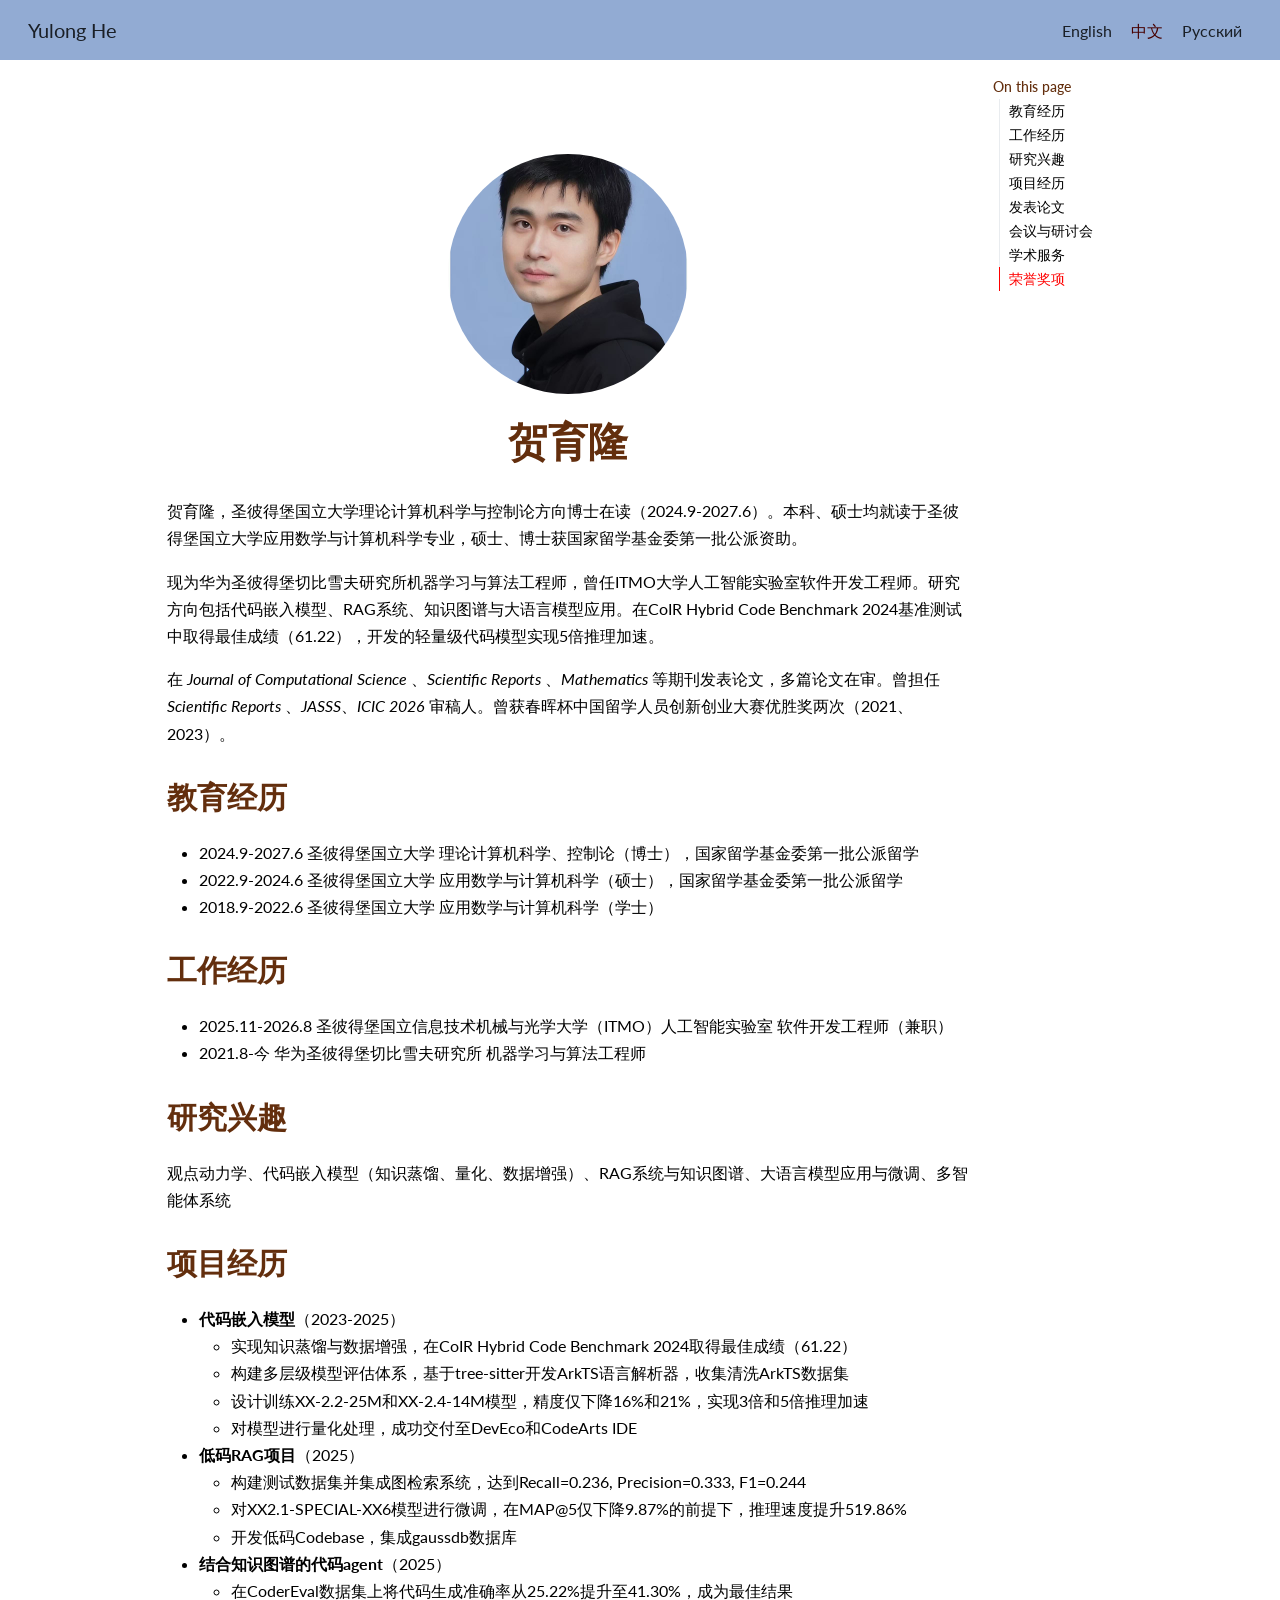
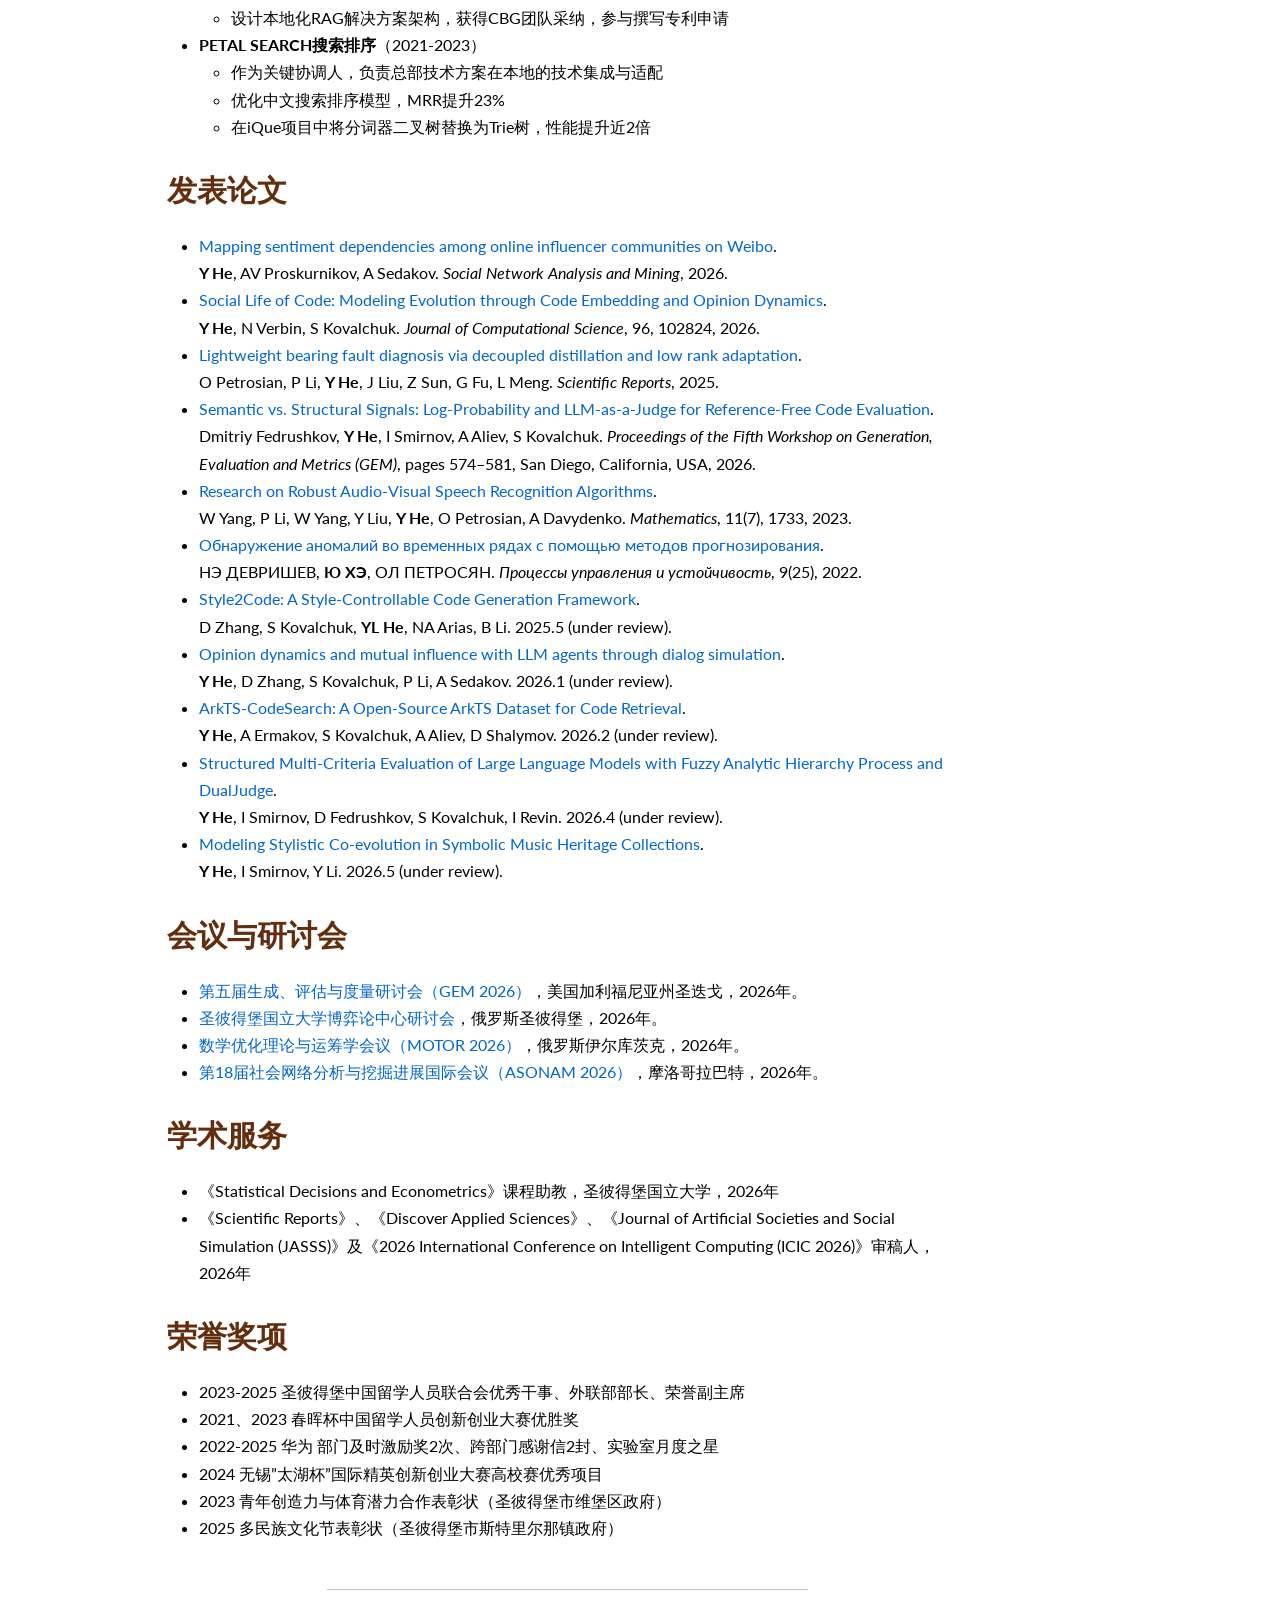
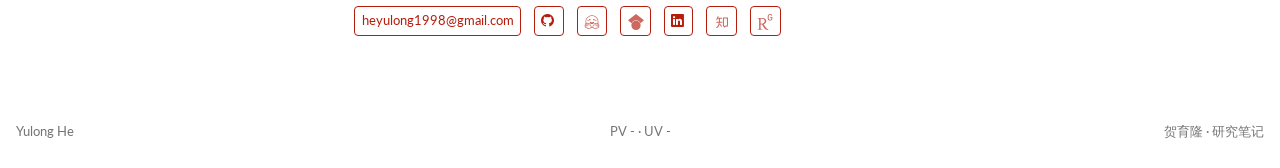
<file: docs/Chinese.html>
<!DOCTYPE html>
<html xmlns="http://www.w3.org/1999/xhtml" lang="en" xml:lang="en"><head>

<meta charset="utf-8">
<meta name="generator" content="quarto-1.8.27">

<meta name="viewport" content="width=device-width, initial-scale=1.0, user-scalable=yes">


<title>贺育隆 – Yulong He</title>
<style>
code{white-space: pre-wrap;}
span.smallcaps{font-variant: small-caps;}
div.columns{display: flex; gap: min(4vw, 1.5em);}
div.column{flex: auto; overflow-x: auto;}
div.hanging-indent{margin-left: 1.5em; text-indent: -1.5em;}
ul.task-list{list-style: none;}
ul.task-list li input[type="checkbox"] {
  width: 0.8em;
  margin: 0 0.8em 0.2em -1em; /* quarto-specific, see https://github.com/quarto-dev/quarto-cli/issues/4556 */ 
  vertical-align: middle;
}
</style>


<script src="site_libs/quarto-nav/quarto-nav.js"></script>
<script src="site_libs/quarto-nav/headroom.min.js"></script>
<link href="./images/yulong.jpg" rel="icon" type="image/jpeg">
<script src="site_libs/clipboard/clipboard.min.js"></script>
<script src="site_libs/quarto-html/quarto.js" type="module"></script>
<script src="site_libs/quarto-html/tabsets/tabsets.js" type="module"></script>
<script src="site_libs/quarto-html/axe/axe-check.js" type="module"></script>
<script src="site_libs/quarto-html/popper.min.js"></script>
<script src="site_libs/quarto-html/tippy.umd.min.js"></script>
<link href="site_libs/quarto-html/tippy.css" rel="stylesheet">
<link href="site_libs/quarto-html/quarto-syntax-highlighting-d7fcc3ff7e490f12cb1c45aad4d93599.css" rel="stylesheet" id="quarto-text-highlighting-styles">
<script src="site_libs/bootstrap/bootstrap.min.js"></script>
<link href="site_libs/bootstrap/bootstrap-icons.css" rel="stylesheet">
<link href="site_libs/bootstrap/bootstrap-19714133e70e38bcc17ffc719090a730.min.css" rel="stylesheet" append-hash="true" id="quarto-bootstrap" data-mode="light">
<script id="quarto-search-options" type="application/json">{
  "language": {
    "search-no-results-text": "No results",
    "search-matching-documents-text": "matching documents",
    "search-copy-link-title": "Copy link to search",
    "search-hide-matches-text": "Hide additional matches",
    "search-more-match-text": "more match in this document",
    "search-more-matches-text": "more matches in this document",
    "search-clear-button-title": "Clear",
    "search-text-placeholder": "",
    "search-detached-cancel-button-title": "Cancel",
    "search-submit-button-title": "Submit",
    "search-label": "Search"
  }
}</script>


<link rel="canonical" href="https://hreyulog.github.io/Chinese.html">
</head>

<body class="nav-fixed quarto-light">

<div id="quarto-search-results"></div>
  <header id="quarto-header" class="headroom fixed-top">
    <nav class="navbar navbar-expand-lg " data-bs-theme="dark">
      <div class="navbar-container container-fluid">
      <div class="navbar-brand-container mx-auto">
    <a class="navbar-brand" href="./index.html">
    <span class="navbar-title">Yulong He</span>
    </a>
  </div>
          <button class="navbar-toggler" type="button" data-bs-toggle="collapse" data-bs-target="#navbarCollapse" aria-controls="navbarCollapse" role="menu" aria-expanded="false" aria-label="Toggle navigation" onclick="if (window.quartoToggleHeadroom) { window.quartoToggleHeadroom(); }">
  <span class="navbar-toggler-icon"></span>
</button>
          <div class="collapse navbar-collapse" id="navbarCollapse">
            <ul class="navbar-nav navbar-nav-scroll ms-auto">
  <li class="nav-item">
    <a class="nav-link" href="./index.html"> 
<span class="menu-text">English</span></a>
  </li>  
  <li class="nav-item">
    <a class="nav-link active" href="./Chinese.html" aria-current="page"> 
<span class="menu-text">中文</span></a>
  </li>  
  <li class="nav-item">
    <a class="nav-link" href="./Russian.html"> 
<span class="menu-text">Русский</span></a>
  </li>  
</ul>
          </div> <!-- /navcollapse -->
            <div class="quarto-navbar-tools">
</div>
      </div> <!-- /container-fluid -->
    </nav>
</header>
<!-- content -->
<div id="quarto-content" class="quarto-container page-columns page-rows-contents page-layout-article page-navbar">
<!-- sidebar -->
<!-- margin-sidebar -->
    <div id="quarto-margin-sidebar" class="sidebar margin-sidebar">
        <nav id="TOC" role="doc-toc" class="toc-active">
    <h2 id="toc-title">On this page</h2>
  <ul>
  <li><a href="#教育经历" id="toc-教育经历" class="nav-link active" data-scroll-target="#教育经历">教育经历</a></li>
  <li><a href="#工作经历" id="toc-工作经历" class="nav-link" data-scroll-target="#工作经历">工作经历</a></li>
  <li><a href="#研究兴趣" id="toc-研究兴趣" class="nav-link" data-scroll-target="#研究兴趣">研究兴趣</a></li>
  <li><a href="#项目经历" id="toc-项目经历" class="nav-link" data-scroll-target="#项目经历">项目经历</a></li>
  <li><a href="#发表论文" id="toc-发表论文" class="nav-link" data-scroll-target="#发表论文">发表论文</a></li>
  <li><a href="#会议与研讨会" id="toc-会议与研讨会" class="nav-link" data-scroll-target="#会议与研讨会">会议与研讨会</a></li>
  <li><a href="#学术服务" id="toc-学术服务" class="nav-link" data-scroll-target="#学术服务">学术服务</a></li>
  <li><a href="#荣誉奖项" id="toc-荣誉奖项" class="nav-link" data-scroll-target="#荣誉奖项">荣誉奖项</a></li>
  </ul>
</nav>
    </div>
<!-- main -->
<div class="quarto-about-jolla">
  <img src="images/yulong.jpg" class="about-image
  round " style="height: 15em; width: 15em;">
 <header id="title-block-header" class="quarto-title-block default">
<div class="quarto-title">
<h1 class="title">贺育隆</h1>
</div>
<div class="quarto-title-meta">
  </div>
</header><main class="content" id="quarto-document-content">

<p>贺育隆，圣彼得堡国立大学理论计算机科学与控制论方向博士在读（2024.9-2027.6）。本科、硕士均就读于圣彼得堡国立大学应用数学与计算机科学专业，硕士、博士获国家留学基金委第一批公派资助。</p>
<p>现为华为圣彼得堡切比雪夫研究所机器学习与算法工程师，曾任ITMO大学人工智能实验室软件开发工程师。研究方向包括代码嵌入模型、RAG系统、知识图谱与大语言模型应用。在CoIR Hybrid Code Benchmark 2024基准测试中取得最佳成绩（61.22），开发的轻量级代码模型实现5倍推理加速。</p>
<p>在 <em>Journal of Computational Science</em> 、<em>Scientific Reports</em> 、<em>Mathematics</em> 等期刊发表论文，多篇论文在审。曾担任 <em>Scientific Reports</em> 、<em>JASSS</em>、<em>ICIC 2026</em> 审稿人。曾获春晖杯中国留学人员创新创业大赛优胜奖两次（2021、2023）。</p>
<section id="教育经历" class="level2">
<h2 data-anchor-id="教育经历">教育经历</h2>
<ul>
<li>2024.9-2027.6 圣彼得堡国立大学 理论计算机科学、控制论（博士），国家留学基金委第一批公派留学</li>
<li>2022.9-2024.6 圣彼得堡国立大学 应用数学与计算机科学（硕士），国家留学基金委第一批公派留学</li>
<li>2018.9-2022.6 圣彼得堡国立大学 应用数学与计算机科学（学士）</li>
</ul>
</section>
<section id="工作经历" class="level2">
<h2 data-anchor-id="工作经历">工作经历</h2>
<ul>
<li>2025.11-2026.8 圣彼得堡国立信息技术机械与光学大学（ITMO）人工智能实验室 软件开发工程师（兼职）</li>
<li>2021.8-今 华为圣彼得堡切比雪夫研究所 机器学习与算法工程师</li>
</ul>
</section>
<section id="研究兴趣" class="level2">
<h2 data-anchor-id="研究兴趣">研究兴趣</h2>
<p>观点动力学、代码嵌入模型（知识蒸馏、量化、数据增强）、RAG系统与知识图谱、大语言模型应用与微调、多智能体系统</p>
</section>
<section id="项目经历" class="level2">
<h2 data-anchor-id="项目经历">项目经历</h2>
<ul>
<li><strong>代码嵌入模型</strong>（2023-2025）
<ul>
<li>实现知识蒸馏与数据增强，在CoIR Hybrid Code Benchmark 2024取得最佳成绩（61.22）</li>
<li>构建多层级模型评估体系，基于tree-sitter开发ArkTS语言解析器，收集清洗ArkTS数据集</li>
<li>设计训练XX-2.2-25M和XX-2.4-14M模型，精度仅下降16%和21%，实现3倍和5倍推理加速</li>
<li>对模型进行量化处理，成功交付至DevEco和CodeArts IDE</li>
</ul></li>
<li><strong>低码RAG项目</strong>（2025）
<ul>
<li>构建测试数据集并集成图检索系统，达到Recall=0.236, Precision=0.333, F1=0.244</li>
<li>对XX2.1-SPECIAL-XX6模型进行微调，在MAP@5仅下降9.87%的前提下，推理速度提升519.86%</li>
<li>开发低码Codebase，集成gaussdb数据库</li>
</ul></li>
<li><strong>结合知识图谱的代码agent</strong>（2025）
<ul>
<li>在CoderEval数据集上将代码生成准确率从25.22%提升至41.30%，成为最佳结果</li>
<li>设计本地化RAG解决方案架构，获得CBG团队采纳，参与撰写专利申请</li>
</ul></li>
<li><strong>PETAL SEARCH搜索排序</strong>（2021-2023）
<ul>
<li>作为关键协调人，负责总部技术方案在本地的技术集成与适配</li>
<li>优化中文搜索排序模型，MRR提升23%</li>
<li>在iQue项目中将分词器二叉树替换为Trie树，性能提升近2倍</li>
</ul></li>
</ul>
</section>
<section id="发表论文" class="level2">
<h2 data-anchor-id="发表论文">发表论文</h2>
<ul>
<li><strong><a href="https://doi.org/10.1007/s13278-026-01645-w">Mapping sentiment dependencies among online influencer communities on Weibo</a></strong>.<br> <strong>Y He</strong>, AV Proskurnikov, A Sedakov. <em>Social Network Analysis and Mining</em>, 2026.</li>
<li><strong><a href="https://doi.org/10.1016/j.jocs.2026.102824">Social Life of Code: Modeling Evolution through Code Embedding and Opinion Dynamics</a></strong>.<br> <strong>Y He</strong>, N Verbin, S Kovalchuk. <em>Journal of Computational Science</em>, 96, 102824, 2026.</li>
<li><strong><a href="https://doi.org/10.1038/s41598-025-06734-y">Lightweight bearing fault diagnosis via decoupled distillation and low rank adaptation</a></strong>.<br> O Petrosian, P Li, <strong>Y He</strong>, J Liu, Z Sun, G Fu, L Meng. <em>Scientific Reports</em>, 2025.</li>
<li><strong><a href="https://aclanthology.org/2026.gem-main.55/">Semantic vs.&nbsp;Structural Signals: Log-Probability and LLM-as-a-Judge for Reference-Free Code Evaluation</a></strong>.<br> Dmitriy Fedrushkov, <strong>Y He</strong>, I Smirnov, A Aliev, S Kovalchuk. <em>Proceedings of the Fifth Workshop on Generation, Evaluation and Metrics (GEM)</em>, pages 574–581, San Diego, California, USA, 2026.</li>
<li><strong><a href="https://doi.org/10.3390/math11071733">Research on Robust Audio-Visual Speech Recognition Algorithms</a></strong>.<br> W Yang, P Li, W Yang, Y Liu, <strong>Y He</strong>, O Petrosian, A Davydenko. <em>Mathematics</em>, 11(7), 1733, 2023.</li>
<li><strong><a href="https://dspace.spbu.ru/bitstream/11701/37048/1/cps2022.pdf">Обнаружение аномалий во временных рядах с помощью методов прогнозирования</a></strong>.<br> НЭ ДЕВРИШЕВ, <strong>Ю ХЭ</strong>, ОЛ ПЕТРОСЯН. <em>Процессы управления и устойчивость</em>, 9(25), 2022.</li>
<li><strong><a href="https://arxiv.org/abs/2505.19442">Style2Code: A Style-Controllable Code Generation Framework</a></strong>.<br> D Zhang, S Kovalchuk, <strong>YL He</strong>, NA Arias, B Li. 2025.5 (under review).</li>
<li><strong><a href="https://arxiv.org/abs/2602.12583">Opinion dynamics and mutual influence with LLM agents through dialog simulation</a></strong>.<br> <strong>Y He</strong>, D Zhang, S Kovalchuk, P Li, A Sedakov. 2026.1 (under review).</li>
<li><strong><a href="https://arxiv.org/abs/2602.05550">ArkTS-CodeSearch: A Open-Source ArkTS Dataset for Code Retrieval</a></strong>.<br> <strong>Y He</strong>, A Ermakov, S Kovalchuk, A Aliev, D Shalymov. 2026.2 (under review).</li>
<li><strong><a href="https://arxiv.org/abs/2604.03742">Structured Multi-Criteria Evaluation of Large Language Models with Fuzzy Analytic Hierarchy Process and DualJudge</a></strong>.<br> <strong>Y He</strong>, I Smirnov, D Fedrushkov, S Kovalchuk, I Revin. 2026.4 (under review).</li>
<li><strong><a href="https://arxiv.org/abs/2607.23957">Modeling Stylistic Co-evolution in Symbolic Music Heritage Collections</a></strong>.<br> <strong>Y He</strong>, I Smirnov, Y Li. 2026.5 (under review).</li>
</ul>
</section>
<section id="会议与研讨会" class="level2">
<h2 data-anchor-id="会议与研讨会">会议与研讨会</h2>
<ul>
<li><strong><a href="https://aclanthology.org/2026.gem-main.55/">第五届生成、评估与度量研讨会（GEM 2026）</a></strong>，美国加利福尼亚州圣迭戈，2026年。</li>
<li><strong><a href="https://apmath.spbu.ru/1416-seminar-tsentra-teorii-igr-spbgu.html">圣彼得堡国立大学博弈论中心研讨会</a></strong>，俄罗斯圣彼得堡，2026年。</li>
<li><strong><a href="https://conference.icc.ru/event/9/page/66-about">数学优化理论与运筹学会议（MOTOR 2026）</a></strong>，俄罗斯伊尔库茨克，2026年。</li>
<li><strong><a href="https://asonam.cpsc.ucalgary.ca/2026/">第18届社会网络分析与挖掘进展国际会议（ASONAM 2026）</a></strong>，摩洛哥拉巴特，2026年。</li>
</ul>
</section>
<section id="学术服务" class="level2">
<h2 data-anchor-id="学术服务">学术服务</h2>
<ul>
<li>《Statistical Decisions and Econometrics》课程助教，圣彼得堡国立大学，2026年</li>
<li>《Scientific Reports》、《Discover Applied Sciences》、《Journal of Artificial Societies and Social Simulation (JASSS)》及《2026 International Conference on Intelligent Computing (ICIC 2026)》审稿人，2026年</li>
</ul>
</section>
<section id="荣誉奖项" class="level2">
<h2 data-anchor-id="荣誉奖项">荣誉奖项</h2>
<ul>
<li>2023-2025 圣彼得堡中国留学人员联合会优秀干事、外联部部长、荣誉副主席</li>
<li>2021、2023 春晖杯中国留学人员创新创业大赛优胜奖</li>
<li>2022-2025 华为 部门及时激励奖2次、跨部门感谢信2封、实验室月度之星</li>
<li>2024 无锡”太湖杯”国际精英创新创业大赛高校赛优秀项目</li>
<li>2023 青年创造力与体育潜力合作表彰状（圣彼得堡市维堡区政府）</li>
<li>2025 多民族文化节表彰状（圣彼得堡市斯特里尔那镇政府）</li>
</ul>


</section>
</main> 
  <hr class="about-sep">
   <div class="about-links">
  <a href="mailto:heyulong1998@gmail.com" class="about-link" rel="" target="">
     <span class="about-link-text">heyulong1998@gmail.com</span>
  </a>
  <a href="https://github.com/hreyulog" class="about-link" rel="" target="">
    <i class="bi bi-github"></i>
     <span class="about-link-text"></span>
  </a>
  <a href="https://huggingface.co/hreyulog" class="about-link" rel="" target="">
     <span class="about-link-text"><img src="images/huggingface.svg" width="16px" height="16px" style="vertical-align:middle"></span>
  </a>
  <a href="https://scholar.google.com/citations?user=q4gQxaIAAAAJ&amp;hl=zh-CN" class="about-link" rel="" target="">
     <span class="about-link-text"><img src="images/google-scholar.svg" width="16px" height="16px" style="vertical-align:middle"></span>
  </a>
  <a href="https://www.linkedin.com/in/yulong-he-7ab337213/" class="about-link" rel="" target="">
    <i class="bi bi-linkedin"></i>
     <span class="about-link-text"></span>
  </a>
  <a href="https://www.zhihu.com/people/heyulong1998" class="about-link" rel="" target="">
     <span class="about-link-text"><img src="images/zhihu.svg" width="16px" height="16px" style="vertical-align:middle"></span>
  </a>
  <a href="https://www.researchgate.net/profile/Yulong-He-1" class="about-link" rel="" target="">
     <span class="about-link-text"><img src="images/researchgate.svg" width="16px" height="16px" style="vertical-align:middle"></span>
  </a>
</div>
</div>
 <!-- /main -->
<script defer="" data-api="https://busuanzi.9420.ltd/api" src="https://busuanzi.9420.ltd/js"></script>
<script id="quarto-html-after-body" type="application/javascript">
  window.document.addEventListener("DOMContentLoaded", function (event) {
    const isCodeAnnotation = (el) => {
      for (const clz of el.classList) {
        if (clz.startsWith('code-annotation-')) {                     
          return true;
        }
      }
      return false;
    }
    const onCopySuccess = function(e) {
      // button target
      const button = e.trigger;
      // don't keep focus
      button.blur();
      // flash "checked"
      button.classList.add('code-copy-button-checked');
      var currentTitle = button.getAttribute("title");
      button.setAttribute("title", "Copied!");
      let tooltip;
      if (window.bootstrap) {
        button.setAttribute("data-bs-toggle", "tooltip");
        button.setAttribute("data-bs-placement", "left");
        button.setAttribute("data-bs-title", "Copied!");
        tooltip = new bootstrap.Tooltip(button, 
          { trigger: "manual", 
            customClass: "code-copy-button-tooltip",
            offset: [0, -8]});
        tooltip.show();    
      }
      setTimeout(function() {
        if (tooltip) {
          tooltip.hide();
          button.removeAttribute("data-bs-title");
          button.removeAttribute("data-bs-toggle");
          button.removeAttribute("data-bs-placement");
        }
        button.setAttribute("title", currentTitle);
        button.classList.remove('code-copy-button-checked');
      }, 1000);
      // clear code selection
      e.clearSelection();
    }
    const getTextToCopy = function(trigger) {
      const outerScaffold = trigger.parentElement.cloneNode(true);
      const codeEl = outerScaffold.querySelector('code');
      for (const childEl of codeEl.children) {
        if (isCodeAnnotation(childEl)) {
          childEl.remove();
        }
      }
      return codeEl.innerText;
    }
    const clipboard = new window.ClipboardJS('.code-copy-button:not([data-in-quarto-modal])', {
      text: getTextToCopy
    });
    clipboard.on('success', onCopySuccess);
    if (window.document.getElementById('quarto-embedded-source-code-modal')) {
      const clipboardModal = new window.ClipboardJS('.code-copy-button[data-in-quarto-modal]', {
        text: getTextToCopy,
        container: window.document.getElementById('quarto-embedded-source-code-modal')
      });
      clipboardModal.on('success', onCopySuccess);
    }
      var localhostRegex = new RegExp(/^(?:http|https):\/\/localhost\:?[0-9]*\//);
      var mailtoRegex = new RegExp(/^mailto:/);
        var filterRegex = new RegExp("https:\/\/hreyulog\.github\.io");
      var isInternal = (href) => {
          return filterRegex.test(href) || localhostRegex.test(href) || mailtoRegex.test(href);
      }
      // Inspect non-navigation links and adorn them if external
     var links = window.document.querySelectorAll('a[href]:not(.nav-link):not(.navbar-brand):not(.toc-action):not(.sidebar-link):not(.sidebar-item-toggle):not(.pagination-link):not(.no-external):not([aria-hidden]):not(.dropdown-item):not(.quarto-navigation-tool):not(.about-link)');
      for (var i=0; i<links.length; i++) {
        const link = links[i];
        if (!isInternal(link.href)) {
          // undo the damage that might have been done by quarto-nav.js in the case of
          // links that we want to consider external
          if (link.dataset.originalHref !== undefined) {
            link.href = link.dataset.originalHref;
          }
        }
      }
    function tippyHover(el, contentFn, onTriggerFn, onUntriggerFn) {
      const config = {
        allowHTML: true,
        maxWidth: 500,
        delay: 100,
        arrow: false,
        appendTo: function(el) {
            return el.parentElement;
        },
        interactive: true,
        interactiveBorder: 10,
        theme: 'quarto',
        placement: 'bottom-start',
      };
      if (contentFn) {
        config.content = contentFn;
      }
      if (onTriggerFn) {
        config.onTrigger = onTriggerFn;
      }
      if (onUntriggerFn) {
        config.onUntrigger = onUntriggerFn;
      }
      window.tippy(el, config); 
    }
    const noterefs = window.document.querySelectorAll('a[role="doc-noteref"]');
    for (var i=0; i<noterefs.length; i++) {
      const ref = noterefs[i];
      tippyHover(ref, function() {
        // use id or data attribute instead here
        let href = ref.getAttribute('data-footnote-href') || ref.getAttribute('href');
        try { href = new URL(href).hash; } catch {}
        const id = href.replace(/^#\/?/, "");
        const note = window.document.getElementById(id);
        if (note) {
          return note.innerHTML;
        } else {
          return "";
        }
      });
    }
    const xrefs = window.document.querySelectorAll('a.quarto-xref');
    const processXRef = (id, note) => {
      // Strip column container classes
      const stripColumnClz = (el) => {
        el.classList.remove("page-full", "page-columns");
        if (el.children) {
          for (const child of el.children) {
            stripColumnClz(child);
          }
        }
      }
      stripColumnClz(note)
      if (id === null || id.startsWith('sec-')) {
        // Special case sections, only their first couple elements
        const container = document.createElement("div");
        if (note.children && note.children.length > 2) {
          container.appendChild(note.children[0].cloneNode(true));
          for (let i = 1; i < note.children.length; i++) {
            const child = note.children[i];
            if (child.tagName === "P" && child.innerText === "") {
              continue;
            } else {
              container.appendChild(child.cloneNode(true));
              break;
            }
          }
          if (window.Quarto?.typesetMath) {
            window.Quarto.typesetMath(container);
          }
          return container.innerHTML
        } else {
          if (window.Quarto?.typesetMath) {
            window.Quarto.typesetMath(note);
          }
          return note.innerHTML;
        }
      } else {
        // Remove any anchor links if they are present
        const anchorLink = note.querySelector('a.anchorjs-link');
        if (anchorLink) {
          anchorLink.remove();
        }
        if (window.Quarto?.typesetMath) {
          window.Quarto.typesetMath(note);
        }
        if (note.classList.contains("callout")) {
          return note.outerHTML;
        } else {
          return note.innerHTML;
        }
      }
    }
    for (var i=0; i<xrefs.length; i++) {
      const xref = xrefs[i];
      tippyHover(xref, undefined, function(instance) {
        instance.disable();
        let url = xref.getAttribute('href');
        let hash = undefined; 
        if (url.startsWith('#')) {
          hash = url;
        } else {
          try { hash = new URL(url).hash; } catch {}
        }
        if (hash) {
          const id = hash.replace(/^#\/?/, "");
          const note = window.document.getElementById(id);
          if (note !== null) {
            try {
              const html = processXRef(id, note.cloneNode(true));
              instance.setContent(html);
            } finally {
              instance.enable();
              instance.show();
            }
          } else {
            // See if we can fetch this
            fetch(url.split('#')[0])
            .then(res => res.text())
            .then(html => {
              const parser = new DOMParser();
              const htmlDoc = parser.parseFromString(html, "text/html");
              const note = htmlDoc.getElementById(id);
              if (note !== null) {
                const html = processXRef(id, note);
                instance.setContent(html);
              } 
            }).finally(() => {
              instance.enable();
              instance.show();
            });
          }
        } else {
          // See if we can fetch a full url (with no hash to target)
          // This is a special case and we should probably do some content thinning / targeting
          fetch(url)
          .then(res => res.text())
          .then(html => {
            const parser = new DOMParser();
            const htmlDoc = parser.parseFromString(html, "text/html");
            const note = htmlDoc.querySelector('main.content');
            if (note !== null) {
              // This should only happen for chapter cross references
              // (since there is no id in the URL)
              // remove the first header
              if (note.children.length > 0 && note.children[0].tagName === "HEADER") {
                note.children[0].remove();
              }
              const html = processXRef(null, note);
              instance.setContent(html);
            } 
          }).finally(() => {
            instance.enable();
            instance.show();
          });
        }
      }, function(instance) {
      });
    }
        let selectedAnnoteEl;
        const selectorForAnnotation = ( cell, annotation) => {
          let cellAttr = 'data-code-cell="' + cell + '"';
          let lineAttr = 'data-code-annotation="' +  annotation + '"';
          const selector = 'span[' + cellAttr + '][' + lineAttr + ']';
          return selector;
        }
        const selectCodeLines = (annoteEl) => {
          const doc = window.document;
          const targetCell = annoteEl.getAttribute("data-target-cell");
          const targetAnnotation = annoteEl.getAttribute("data-target-annotation");
          const annoteSpan = window.document.querySelector(selectorForAnnotation(targetCell, targetAnnotation));
          const lines = annoteSpan.getAttribute("data-code-lines").split(",");
          const lineIds = lines.map((line) => {
            return targetCell + "-" + line;
          })
          let top = null;
          let height = null;
          let parent = null;
          if (lineIds.length > 0) {
              //compute the position of the single el (top and bottom and make a div)
              const el = window.document.getElementById(lineIds[0]);
              top = el.offsetTop;
              height = el.offsetHeight;
              parent = el.parentElement.parentElement;
            if (lineIds.length > 1) {
              const lastEl = window.document.getElementById(lineIds[lineIds.length - 1]);
              const bottom = lastEl.offsetTop + lastEl.offsetHeight;
              height = bottom - top;
            }
            if (top !== null && height !== null && parent !== null) {
              // cook up a div (if necessary) and position it 
              let div = window.document.getElementById("code-annotation-line-highlight");
              if (div === null) {
                div = window.document.createElement("div");
                div.setAttribute("id", "code-annotation-line-highlight");
                div.style.position = 'absolute';
                parent.appendChild(div);
              }
              div.style.top = top - 2 + "px";
              div.style.height = height + 4 + "px";
              div.style.left = 0;
              let gutterDiv = window.document.getElementById("code-annotation-line-highlight-gutter");
              if (gutterDiv === null) {
                gutterDiv = window.document.createElement("div");
                gutterDiv.setAttribute("id", "code-annotation-line-highlight-gutter");
                gutterDiv.style.position = 'absolute';
                const codeCell = window.document.getElementById(targetCell);
                const gutter = codeCell.querySelector('.code-annotation-gutter');
                gutter.appendChild(gutterDiv);
              }
              gutterDiv.style.top = top - 2 + "px";
              gutterDiv.style.height = height + 4 + "px";
            }
            selectedAnnoteEl = annoteEl;
          }
        };
        const unselectCodeLines = () => {
          const elementsIds = ["code-annotation-line-highlight", "code-annotation-line-highlight-gutter"];
          elementsIds.forEach((elId) => {
            const div = window.document.getElementById(elId);
            if (div) {
              div.remove();
            }
          });
          selectedAnnoteEl = undefined;
        };
          // Handle positioning of the toggle
      window.addEventListener(
        "resize",
        throttle(() => {
          elRect = undefined;
          if (selectedAnnoteEl) {
            selectCodeLines(selectedAnnoteEl);
          }
        }, 10)
      );
      function throttle(fn, ms) {
      let throttle = false;
      let timer;
        return (...args) => {
          if(!throttle) { // first call gets through
              fn.apply(this, args);
              throttle = true;
          } else { // all the others get throttled
              if(timer) clearTimeout(timer); // cancel #2
              timer = setTimeout(() => {
                fn.apply(this, args);
                timer = throttle = false;
              }, ms);
          }
        };
      }
        // Attach click handler to the DT
        const annoteDls = window.document.querySelectorAll('dt[data-target-cell]');
        for (const annoteDlNode of annoteDls) {
          annoteDlNode.addEventListener('click', (event) => {
            const clickedEl = event.target;
            if (clickedEl !== selectedAnnoteEl) {
              unselectCodeLines();
              const activeEl = window.document.querySelector('dt[data-target-cell].code-annotation-active');
              if (activeEl) {
                activeEl.classList.remove('code-annotation-active');
              }
              selectCodeLines(clickedEl);
              clickedEl.classList.add('code-annotation-active');
            } else {
              // Unselect the line
              unselectCodeLines();
              clickedEl.classList.remove('code-annotation-active');
            }
          });
        }
    const findCites = (el) => {
      const parentEl = el.parentElement;
      if (parentEl) {
        const cites = parentEl.dataset.cites;
        if (cites) {
          return {
            el,
            cites: cites.split(' ')
          };
        } else {
          return findCites(el.parentElement)
        }
      } else {
        return undefined;
      }
    };
    var bibliorefs = window.document.querySelectorAll('a[role="doc-biblioref"]');
    for (var i=0; i<bibliorefs.length; i++) {
      const ref = bibliorefs[i];
      const citeInfo = findCites(ref);
      if (citeInfo) {
        tippyHover(citeInfo.el, function() {
          var popup = window.document.createElement('div');
          citeInfo.cites.forEach(function(cite) {
            var citeDiv = window.document.createElement('div');
            citeDiv.classList.add('hanging-indent');
            citeDiv.classList.add('csl-entry');
            var biblioDiv = window.document.getElementById('ref-' + cite);
            if (biblioDiv) {
              citeDiv.innerHTML = biblioDiv.innerHTML;
            }
            popup.appendChild(citeDiv);
          });
          return popup.innerHTML;
        });
      }
    }
  });
  </script>
</div> <!-- /content -->
<footer class="footer">
  <div class="nav-footer">
    <div class="nav-footer-left">
<p><a href="https://hreyulog.github.io">Yulong He</a><br></p>
</div>   
    <div class="nav-footer-center">
<p>PV <span id="busuanzi_site_pv">-</span> · UV <span id="busuanzi_site_uv">-</span><br></p>
</div>
    <div class="nav-footer-right">
<p><a href="https://hreyulog.github.io">贺育隆</a> · <a href="./wiki/index.html">研究笔记</a><br></p>
</div>
  </div>
</footer>




</body></html>
</file>
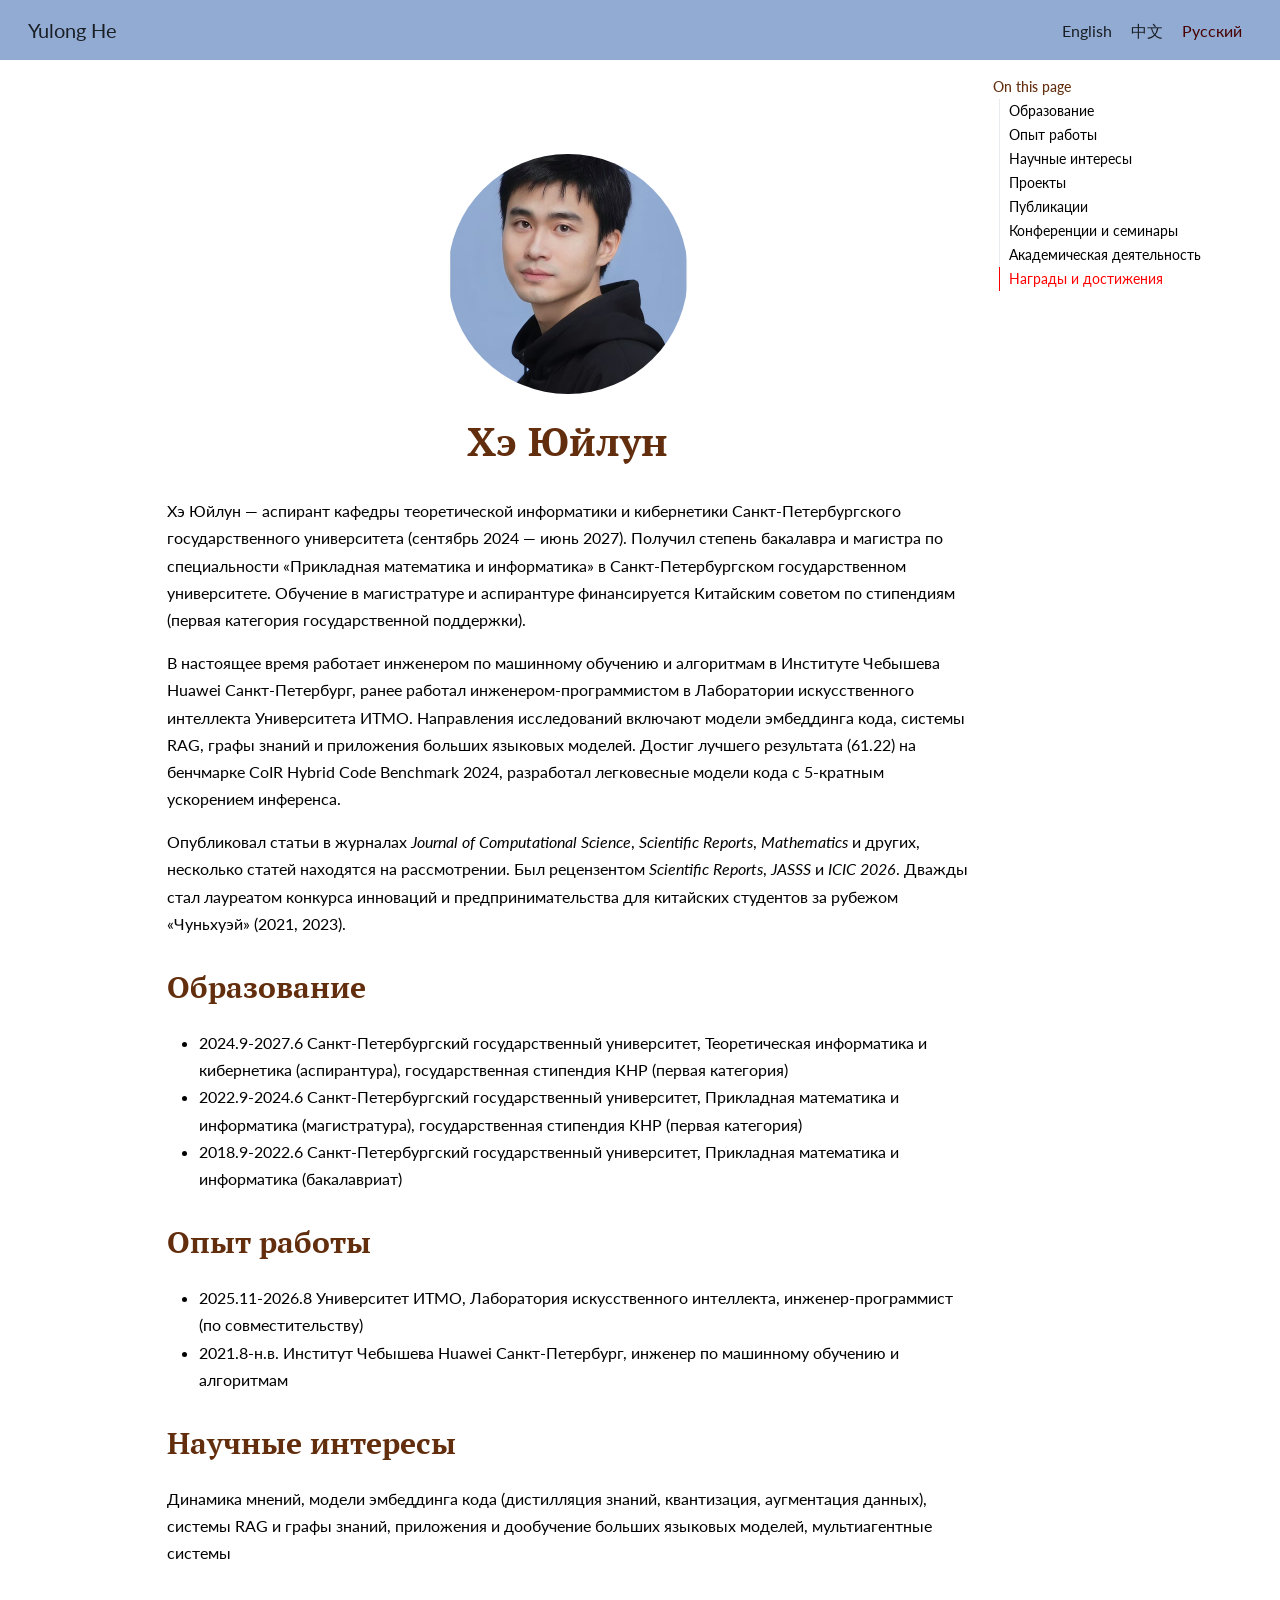
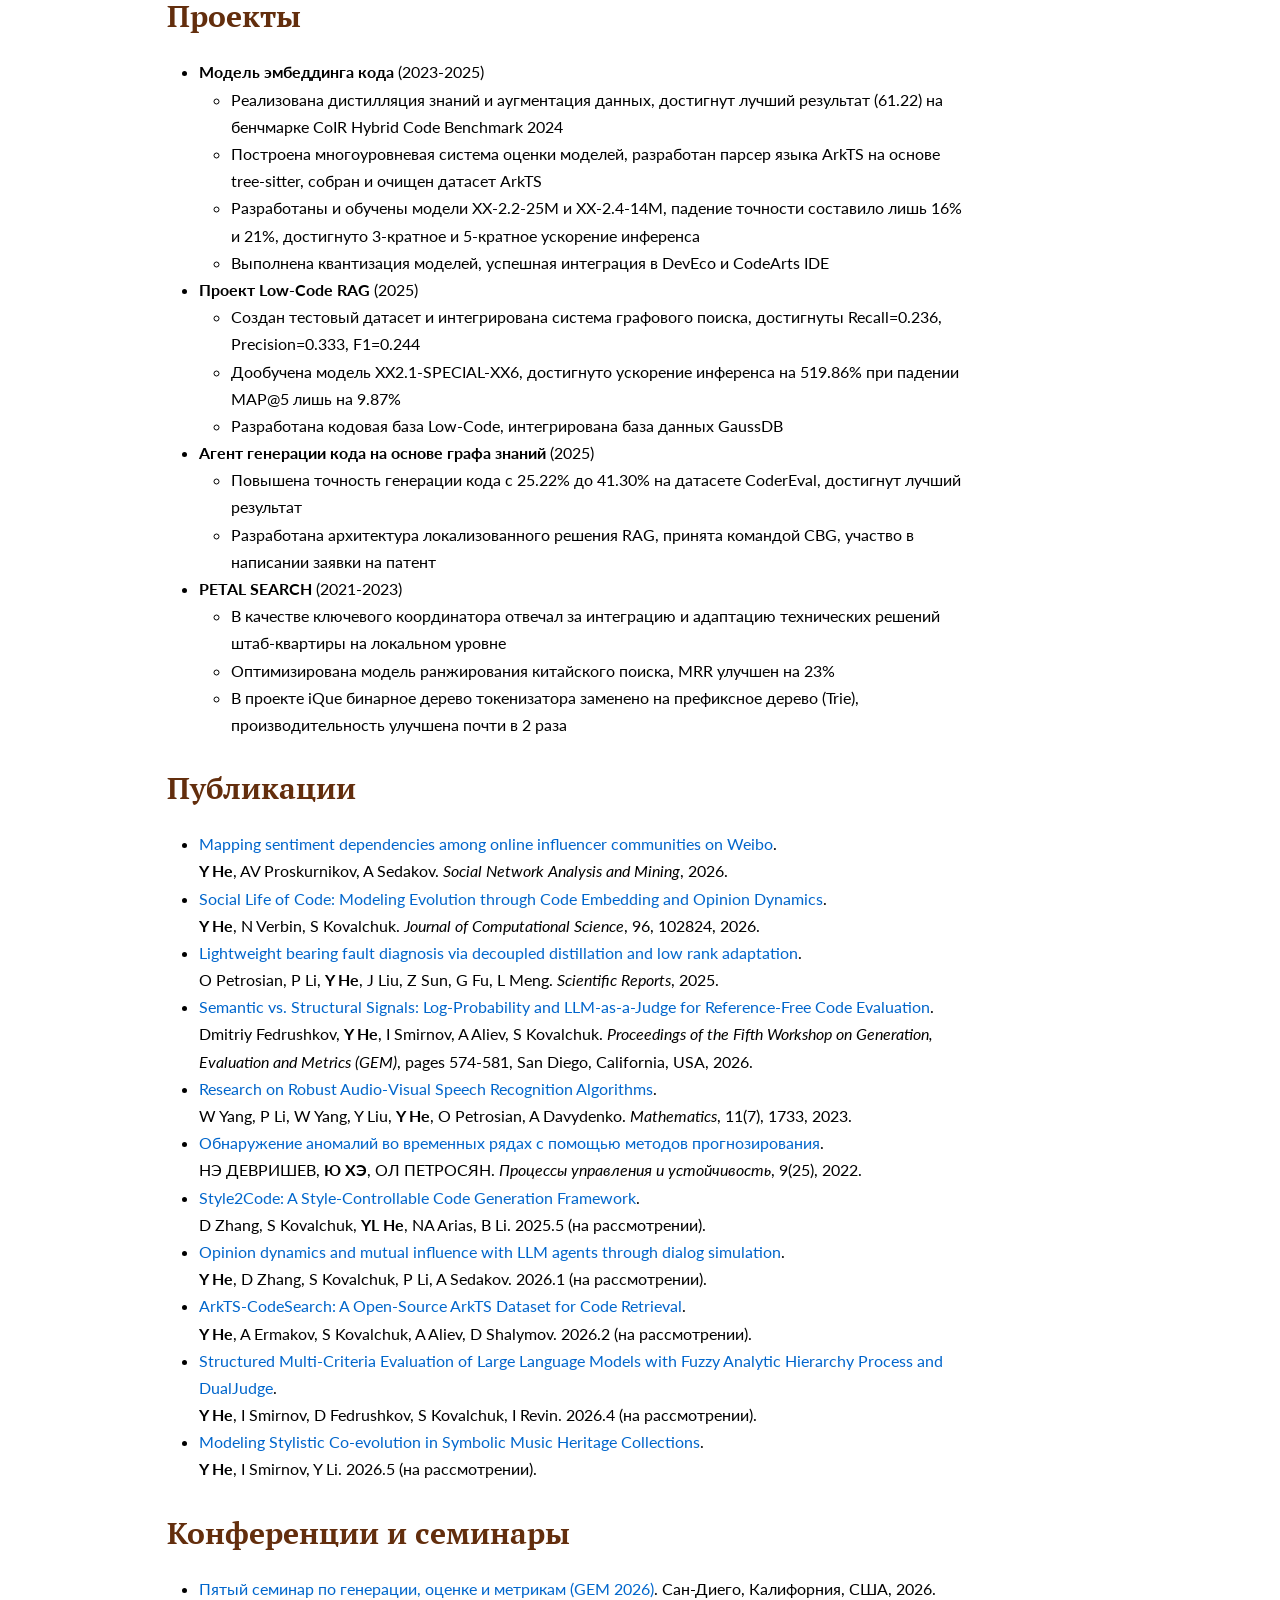
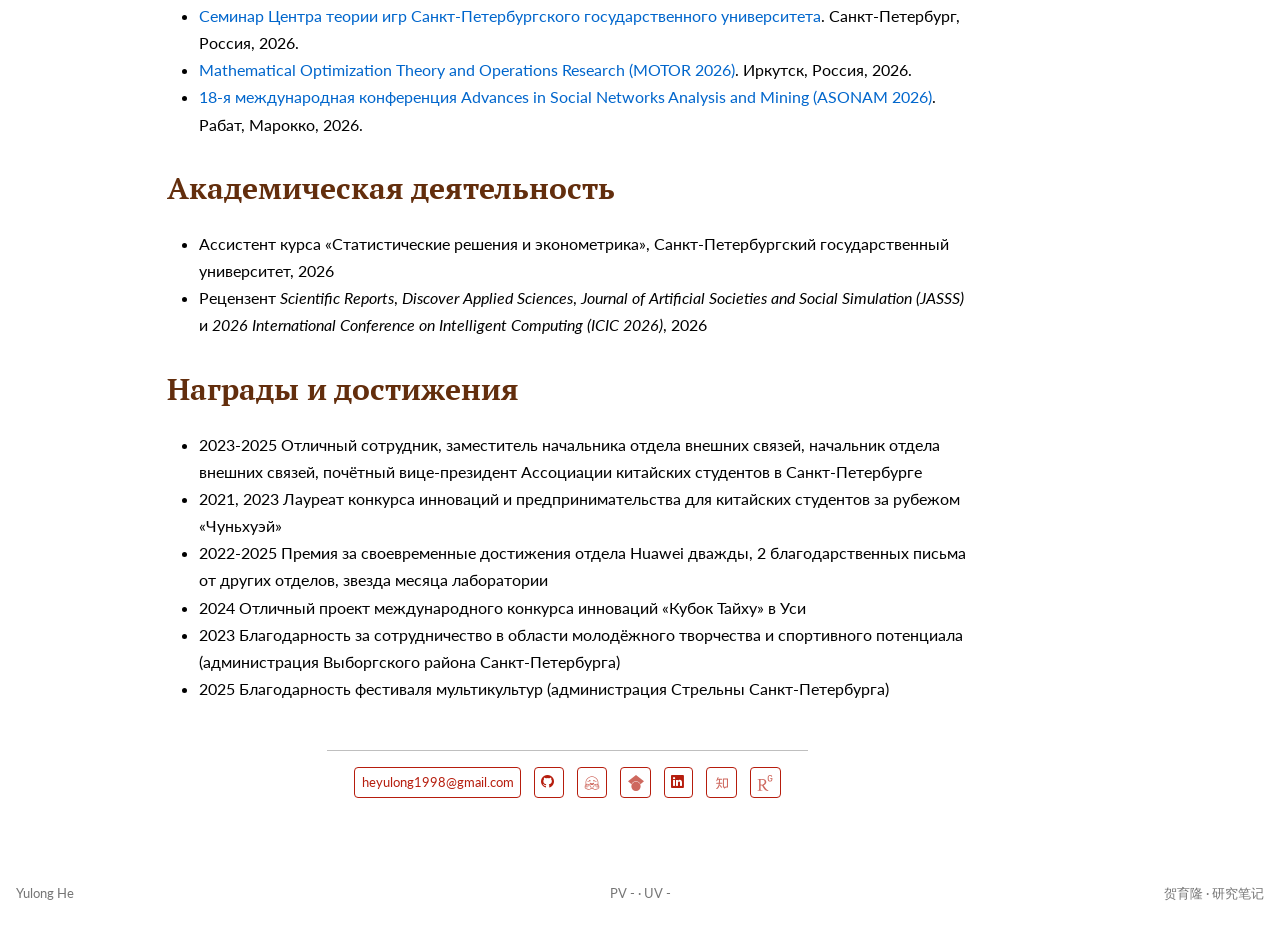
<file: docs/Russian.html>
<!DOCTYPE html>
<html xmlns="http://www.w3.org/1999/xhtml" lang="en" xml:lang="en"><head>

<meta charset="utf-8">
<meta name="generator" content="quarto-1.8.27">

<meta name="viewport" content="width=device-width, initial-scale=1.0, user-scalable=yes">


<title>Хэ Юйлун – Yulong He</title>
<style>
code{white-space: pre-wrap;}
span.smallcaps{font-variant: small-caps;}
div.columns{display: flex; gap: min(4vw, 1.5em);}
div.column{flex: auto; overflow-x: auto;}
div.hanging-indent{margin-left: 1.5em; text-indent: -1.5em;}
ul.task-list{list-style: none;}
ul.task-list li input[type="checkbox"] {
  width: 0.8em;
  margin: 0 0.8em 0.2em -1em; /* quarto-specific, see https://github.com/quarto-dev/quarto-cli/issues/4556 */ 
  vertical-align: middle;
}
</style>


<script src="site_libs/quarto-nav/quarto-nav.js"></script>
<script src="site_libs/quarto-nav/headroom.min.js"></script>
<link href="./images/yulong.jpg" rel="icon" type="image/jpeg">
<script src="site_libs/clipboard/clipboard.min.js"></script>
<script src="site_libs/quarto-html/quarto.js" type="module"></script>
<script src="site_libs/quarto-html/tabsets/tabsets.js" type="module"></script>
<script src="site_libs/quarto-html/axe/axe-check.js" type="module"></script>
<script src="site_libs/quarto-html/popper.min.js"></script>
<script src="site_libs/quarto-html/tippy.umd.min.js"></script>
<link href="site_libs/quarto-html/tippy.css" rel="stylesheet">
<link href="site_libs/quarto-html/quarto-syntax-highlighting-d7fcc3ff7e490f12cb1c45aad4d93599.css" rel="stylesheet" id="quarto-text-highlighting-styles">
<script src="site_libs/bootstrap/bootstrap.min.js"></script>
<link href="site_libs/bootstrap/bootstrap-icons.css" rel="stylesheet">
<link href="site_libs/bootstrap/bootstrap-19714133e70e38bcc17ffc719090a730.min.css" rel="stylesheet" append-hash="true" id="quarto-bootstrap" data-mode="light">
<script id="quarto-search-options" type="application/json">{
  "language": {
    "search-no-results-text": "No results",
    "search-matching-documents-text": "matching documents",
    "search-copy-link-title": "Copy link to search",
    "search-hide-matches-text": "Hide additional matches",
    "search-more-match-text": "more match in this document",
    "search-more-matches-text": "more matches in this document",
    "search-clear-button-title": "Clear",
    "search-text-placeholder": "",
    "search-detached-cancel-button-title": "Cancel",
    "search-submit-button-title": "Submit",
    "search-label": "Search"
  }
}</script>


<link rel="canonical" href="https://hreyulog.github.io/Russian.html">
</head>

<body class="nav-fixed quarto-light">

<div id="quarto-search-results"></div>
  <header id="quarto-header" class="headroom fixed-top">
    <nav class="navbar navbar-expand-lg " data-bs-theme="dark">
      <div class="navbar-container container-fluid">
      <div class="navbar-brand-container mx-auto">
    <a class="navbar-brand" href="./index.html">
    <span class="navbar-title">Yulong He</span>
    </a>
  </div>
          <button class="navbar-toggler" type="button" data-bs-toggle="collapse" data-bs-target="#navbarCollapse" aria-controls="navbarCollapse" role="menu" aria-expanded="false" aria-label="Toggle navigation" onclick="if (window.quartoToggleHeadroom) { window.quartoToggleHeadroom(); }">
  <span class="navbar-toggler-icon"></span>
</button>
          <div class="collapse navbar-collapse" id="navbarCollapse">
            <ul class="navbar-nav navbar-nav-scroll ms-auto">
  <li class="nav-item">
    <a class="nav-link" href="./index.html"> 
<span class="menu-text">English</span></a>
  </li>  
  <li class="nav-item">
    <a class="nav-link" href="./Chinese.html"> 
<span class="menu-text">中文</span></a>
  </li>  
  <li class="nav-item">
    <a class="nav-link active" href="./Russian.html" aria-current="page"> 
<span class="menu-text">Русский</span></a>
  </li>  
</ul>
          </div> <!-- /navcollapse -->
            <div class="quarto-navbar-tools">
</div>
      </div> <!-- /container-fluid -->
    </nav>
</header>
<!-- content -->
<div id="quarto-content" class="quarto-container page-columns page-rows-contents page-layout-article page-navbar">
<!-- sidebar -->
<!-- margin-sidebar -->
    <div id="quarto-margin-sidebar" class="sidebar margin-sidebar">
        <nav id="TOC" role="doc-toc" class="toc-active">
    <h2 id="toc-title">On this page</h2>
  <ul>
  <li><a href="#образование" id="toc-образование" class="nav-link active" data-scroll-target="#образование">Образование</a></li>
  <li><a href="#опыт-работы" id="toc-опыт-работы" class="nav-link" data-scroll-target="#опыт-работы">Опыт работы</a></li>
  <li><a href="#научные-интересы" id="toc-научные-интересы" class="nav-link" data-scroll-target="#научные-интересы">Научные интересы</a></li>
  <li><a href="#проекты" id="toc-проекты" class="nav-link" data-scroll-target="#проекты">Проекты</a></li>
  <li><a href="#публикации" id="toc-публикации" class="nav-link" data-scroll-target="#публикации">Публикации</a></li>
  <li><a href="#конференции-и-семинары" id="toc-конференции-и-семинары" class="nav-link" data-scroll-target="#конференции-и-семинары">Конференции и семинары</a></li>
  <li><a href="#академическая-деятельность" id="toc-академическая-деятельность" class="nav-link" data-scroll-target="#академическая-деятельность">Академическая деятельность</a></li>
  <li><a href="#награды-и-достижения" id="toc-награды-и-достижения" class="nav-link" data-scroll-target="#награды-и-достижения">Награды и достижения</a></li>
  </ul>
</nav>
    </div>
<!-- main -->
<div class="quarto-about-jolla">
  <img src="images/yulong.jpg" class="about-image
  round " style="height: 15em; width: 15em;">
 <header id="title-block-header" class="quarto-title-block default">
<div class="quarto-title">
<h1 class="title">Хэ Юйлун</h1>
</div>
<div class="quarto-title-meta">
  </div>
</header><main class="content" id="quarto-document-content">

<p>Хэ Юйлун — аспирант кафедры теоретической информатики и кибернетики Санкт-Петербургского государственного университета (сентябрь 2024 — июнь 2027). Получил степень бакалавра и магистра по специальности «Прикладная математика и информатика» в Санкт-Петербургском государственном университете. Обучение в магистратуре и аспирантуре финансируется Китайским советом по стипендиям (первая категория государственной поддержки).</p>
<p>В настоящее время работает инженером по машинному обучению и алгоритмам в Институте Чебышева Huawei Санкт-Петербург, ранее работал инженером-программистом в Лаборатории искусственного интеллекта Университета ИТМО. Направления исследований включают модели эмбеддинга кода, системы RAG, графы знаний и приложения больших языковых моделей. Достиг лучшего результата (61.22) на бенчмарке CoIR Hybrid Code Benchmark 2024, разработал легковесные модели кода с 5-кратным ускорением инференса.</p>
<p>Опубликовал статьи в журналах <em>Journal of Computational Science</em>, <em>Scientific Reports</em>, <em>Mathematics</em> и других, несколько статей находятся на рассмотрении. Был рецензентом <em>Scientific Reports</em>, <em>JASSS</em> и <em>ICIC 2026</em>. Дважды стал лауреатом конкурса инноваций и предпринимательства для китайских студентов за рубежом «Чуньхуэй» (2021, 2023).</p>
<section id="образование" class="level2">
<h2 data-anchor-id="образование">Образование</h2>
<ul>
<li>2024.9-2027.6 Санкт-Петербургский государственный университет, Теоретическая информатика и кибернетика (аспирантура), государственная стипендия КНР (первая категория)</li>
<li>2022.9-2024.6 Санкт-Петербургский государственный университет, Прикладная математика и информатика (магистратура), государственная стипендия КНР (первая категория)</li>
<li>2018.9-2022.6 Санкт-Петербургский государственный университет, Прикладная математика и информатика (бакалавриат)</li>
</ul>
</section>
<section id="опыт-работы" class="level2">
<h2 data-anchor-id="опыт-работы">Опыт работы</h2>
<ul>
<li>2025.11-2026.8 Университет ИТМО, Лаборатория искусственного интеллекта, инженер-программист (по совместительству)</li>
<li>2021.8-н.в. Институт Чебышева Huawei Санкт-Петербург, инженер по машинному обучению и алгоритмам</li>
</ul>
</section>
<section id="научные-интересы" class="level2">
<h2 data-anchor-id="научные-интересы">Научные интересы</h2>
<p>Динамика мнений, модели эмбеддинга кода (дистилляция знаний, квантизация, аугментация данных), системы RAG и графы знаний, приложения и дообучение больших языковых моделей, мультиагентные системы</p>
</section>
<section id="проекты" class="level2">
<h2 data-anchor-id="проекты">Проекты</h2>
<ul>
<li><strong>Модель эмбеддинга кода</strong> (2023-2025)
<ul>
<li>Реализована дистилляция знаний и аугментация данных, достигнут лучший результат (61.22) на бенчмарке CoIR Hybrid Code Benchmark 2024</li>
<li>Построена многоуровневая система оценки моделей, разработан парсер языка ArkTS на основе tree-sitter, собран и очищен датасет ArkTS</li>
<li>Разработаны и обучены модели XX-2.2-25M и XX-2.4-14M, падение точности составило лишь 16% и 21%, достигнуто 3-кратное и 5-кратное ускорение инференса</li>
<li>Выполнена квантизация моделей, успешная интеграция в DevEco и CodeArts IDE</li>
</ul></li>
<li><strong>Проект Low-Code RAG</strong> (2025)
<ul>
<li>Создан тестовый датасет и интегрирована система графового поиска, достигнуты Recall=0.236, Precision=0.333, F1=0.244</li>
<li>Дообучена модель XX2.1-SPECIAL-XX6, достигнуто ускорение инференса на 519.86% при падении MAP@5 лишь на 9.87%</li>
<li>Разработана кодовая база Low-Code, интегрирована база данных GaussDB</li>
</ul></li>
<li><strong>Агент генерации кода на основе графа знаний</strong> (2025)
<ul>
<li>Повышена точность генерации кода с 25.22% до 41.30% на датасете CoderEval, достигнут лучший результат</li>
<li>Разработана архитектура локализованного решения RAG, принята командой CBG, участво в написании заявки на патент</li>
</ul></li>
<li><strong>PETAL SEARCH</strong> (2021-2023)
<ul>
<li>В качестве ключевого координатора отвечал за интеграцию и адаптацию технических решений штаб-квартиры на локальном уровне</li>
<li>Оптимизирована модель ранжирования китайского поиска, MRR улучшен на 23%</li>
<li>В проекте iQue бинарное дерево токенизатора заменено на префиксное дерево (Trie), производительность улучшена почти в 2 раза</li>
</ul></li>
</ul>
</section>
<section id="публикации" class="level2">
<h2 data-anchor-id="публикации">Публикации</h2>
<ul>
<li><strong><a href="https://doi.org/10.1007/s13278-026-01645-w">Mapping sentiment dependencies among online influencer communities on Weibo</a></strong>.<br> <strong>Y He</strong>, AV Proskurnikov, A Sedakov. <em>Social Network Analysis and Mining</em>, 2026.</li>
<li><strong><a href="https://doi.org/10.1016/j.jocs.2026.102824">Social Life of Code: Modeling Evolution through Code Embedding and Opinion Dynamics</a></strong>.<br> <strong>Y He</strong>, N Verbin, S Kovalchuk. <em>Journal of Computational Science</em>, 96, 102824, 2026.</li>
<li><strong><a href="https://doi.org/10.1038/s41598-025-06734-y">Lightweight bearing fault diagnosis via decoupled distillation and low rank adaptation</a></strong>.<br> O Petrosian, P Li, <strong>Y He</strong>, J Liu, Z Sun, G Fu, L Meng. <em>Scientific Reports</em>, 2025.</li>
<li><strong><a href="https://aclanthology.org/2026.gem-main.55/">Semantic vs.&nbsp;Structural Signals: Log-Probability and LLM-as-a-Judge for Reference-Free Code Evaluation</a></strong>.<br> Dmitriy Fedrushkov, <strong>Y He</strong>, I Smirnov, A Aliev, S Kovalchuk. <em>Proceedings of the Fifth Workshop on Generation, Evaluation and Metrics (GEM)</em>, pages 574-581, San Diego, California, USA, 2026.</li>
<li><strong><a href="https://doi.org/10.3390/math11071733">Research on Robust Audio-Visual Speech Recognition Algorithms</a></strong>.<br> W Yang, P Li, W Yang, Y Liu, <strong>Y He</strong>, O Petrosian, A Davydenko. <em>Mathematics</em>, 11(7), 1733, 2023.</li>
<li><strong><a href="https://dspace.spbu.ru/bitstream/11701/37048/1/cps2022.pdf">Обнаружение аномалий во временных рядах с помощью методов прогнозирования</a></strong>.<br> НЭ ДЕВРИШЕВ, <strong>Ю ХЭ</strong>, ОЛ ПЕТРОСЯН. <em>Процессы управления и устойчивость</em>, 9(25), 2022.</li>
<li><strong><a href="https://arxiv.org/abs/2505.19442">Style2Code: A Style-Controllable Code Generation Framework</a></strong>.<br> D Zhang, S Kovalchuk, <strong>YL He</strong>, NA Arias, B Li. 2025.5 (на рассмотрении).</li>
<li><strong><a href="https://arxiv.org/abs/2602.12583">Opinion dynamics and mutual influence with LLM agents through dialog simulation</a></strong>.<br> <strong>Y He</strong>, D Zhang, S Kovalchuk, P Li, A Sedakov. 2026.1 (на рассмотрении).</li>
<li><strong><a href="https://arxiv.org/abs/2602.05550">ArkTS-CodeSearch: A Open-Source ArkTS Dataset for Code Retrieval</a></strong>.<br> <strong>Y He</strong>, A Ermakov, S Kovalchuk, A Aliev, D Shalymov. 2026.2 (на рассмотрении).</li>
<li><strong><a href="https://arxiv.org/abs/2604.03742">Structured Multi-Criteria Evaluation of Large Language Models with Fuzzy Analytic Hierarchy Process and DualJudge</a></strong>.<br> <strong>Y He</strong>, I Smirnov, D Fedrushkov, S Kovalchuk, I Revin. 2026.4 (на рассмотрении).</li>
<li><strong><a href="https://arxiv.org/abs/2607.23957">Modeling Stylistic Co-evolution in Symbolic Music Heritage Collections</a></strong>.<br> <strong>Y He</strong>, I Smirnov, Y Li. 2026.5 (на рассмотрении).</li>
</ul>
</section>
<section id="конференции-и-семинары" class="level2">
<h2 data-anchor-id="конференции-и-семинары">Конференции и семинары</h2>
<ul>
<li><strong><a href="https://aclanthology.org/2026.gem-main.55/">Пятый семинар по генерации, оценке и метрикам (GEM 2026)</a></strong>. Сан-Диего, Калифорния, США, 2026.</li>
<li><strong><a href="https://apmath.spbu.ru/1416-seminar-tsentra-teorii-igr-spbgu.html">Семинар Центра теории игр Санкт-Петербургского государственного университета</a></strong>. Санкт-Петербург, Россия, 2026.</li>
<li><strong><a href="https://conference.icc.ru/event/9/page/66-about">Mathematical Optimization Theory and Operations Research (MOTOR 2026)</a></strong>. Иркутск, Россия, 2026.</li>
<li><strong><a href="https://asonam.cpsc.ucalgary.ca/2026/">18-я международная конференция Advances in Social Networks Analysis and Mining (ASONAM 2026)</a></strong>. Рабат, Марокко, 2026.</li>
</ul>
</section>
<section id="академическая-деятельность" class="level2">
<h2 data-anchor-id="академическая-деятельность">Академическая деятельность</h2>
<ul>
<li>Ассистент курса «Статистические решения и эконометрика», Санкт-Петербургский государственный университет, 2026</li>
<li>Рецензент <em>Scientific Reports</em>, <em>Discover Applied Sciences</em>, <em>Journal of Artificial Societies and Social Simulation (JASSS)</em> и <em>2026 International Conference on Intelligent Computing (ICIC 2026)</em>, 2026</li>
</ul>
</section>
<section id="награды-и-достижения" class="level2">
<h2 data-anchor-id="награды-и-достижения">Награды и достижения</h2>
<ul>
<li>2023-2025 Отличный сотрудник, заместитель начальника отдела внешних связей, начальник отдела внешних связей, почётный вице-президент Ассоциации китайских студентов в Санкт-Петербурге</li>
<li>2021, 2023 Лауреат конкурса инноваций и предпринимательства для китайских студентов за рубежом «Чуньхуэй»</li>
<li>2022-2025 Премия за своевременные достижения отдела Huawei дважды, 2 благодарственных письма от других отделов, звезда месяца лаборатории</li>
<li>2024 Отличный проект международного конкурса инноваций «Кубок Тайху» в Уси</li>
<li>2023 Благодарность за сотрудничество в области молодёжного творчества и спортивного потенциала (администрация Выборгского района Санкт-Петербурга)</li>
<li>2025 Благодарность фестиваля мультикультур (администрация Стрельны Санкт-Петербурга)</li>
</ul>


</section>
</main> 
  <hr class="about-sep">
   <div class="about-links">
  <a href="mailto:heyulong1998@gmail.com" class="about-link" rel="" target="">
     <span class="about-link-text">heyulong1998@gmail.com</span>
  </a>
  <a href="https://github.com/hreyulog" class="about-link" rel="" target="">
    <i class="bi bi-github"></i>
     <span class="about-link-text"></span>
  </a>
  <a href="https://huggingface.co/hreyulog" class="about-link" rel="" target="">
     <span class="about-link-text"><img src="images/huggingface.svg" width="16px" height="16px" style="vertical-align:middle"></span>
  </a>
  <a href="https://scholar.google.com/citations?user=q4gQxaIAAAAJ&amp;hl=zh-CN" class="about-link" rel="" target="">
     <span class="about-link-text"><img src="images/google-scholar.svg" width="16px" height="16px" style="vertical-align:middle"></span>
  </a>
  <a href="https://www.linkedin.com/in/yulong-he-7ab337213/" class="about-link" rel="" target="">
    <i class="bi bi-linkedin"></i>
     <span class="about-link-text"></span>
  </a>
  <a href="https://www.zhihu.com/people/heyulong1998" class="about-link" rel="" target="">
     <span class="about-link-text"><img src="images/zhihu.svg" width="16px" height="16px" style="vertical-align:middle"></span>
  </a>
  <a href="https://www.researchgate.net/profile/Yulong-He-1" class="about-link" rel="" target="">
     <span class="about-link-text"><img src="images/researchgate.svg" width="16px" height="16px" style="vertical-align:middle"></span>
  </a>
</div>
</div>
 <!-- /main -->
<script defer="" data-api="https://busuanzi.9420.ltd/api" src="https://busuanzi.9420.ltd/js"></script>
<script id="quarto-html-after-body" type="application/javascript">
  window.document.addEventListener("DOMContentLoaded", function (event) {
    const isCodeAnnotation = (el) => {
      for (const clz of el.classList) {
        if (clz.startsWith('code-annotation-')) {                     
          return true;
        }
      }
      return false;
    }
    const onCopySuccess = function(e) {
      // button target
      const button = e.trigger;
      // don't keep focus
      button.blur();
      // flash "checked"
      button.classList.add('code-copy-button-checked');
      var currentTitle = button.getAttribute("title");
      button.setAttribute("title", "Copied!");
      let tooltip;
      if (window.bootstrap) {
        button.setAttribute("data-bs-toggle", "tooltip");
        button.setAttribute("data-bs-placement", "left");
        button.setAttribute("data-bs-title", "Copied!");
        tooltip = new bootstrap.Tooltip(button, 
          { trigger: "manual", 
            customClass: "code-copy-button-tooltip",
            offset: [0, -8]});
        tooltip.show();    
      }
      setTimeout(function() {
        if (tooltip) {
          tooltip.hide();
          button.removeAttribute("data-bs-title");
          button.removeAttribute("data-bs-toggle");
          button.removeAttribute("data-bs-placement");
        }
        button.setAttribute("title", currentTitle);
        button.classList.remove('code-copy-button-checked');
      }, 1000);
      // clear code selection
      e.clearSelection();
    }
    const getTextToCopy = function(trigger) {
      const outerScaffold = trigger.parentElement.cloneNode(true);
      const codeEl = outerScaffold.querySelector('code');
      for (const childEl of codeEl.children) {
        if (isCodeAnnotation(childEl)) {
          childEl.remove();
        }
      }
      return codeEl.innerText;
    }
    const clipboard = new window.ClipboardJS('.code-copy-button:not([data-in-quarto-modal])', {
      text: getTextToCopy
    });
    clipboard.on('success', onCopySuccess);
    if (window.document.getElementById('quarto-embedded-source-code-modal')) {
      const clipboardModal = new window.ClipboardJS('.code-copy-button[data-in-quarto-modal]', {
        text: getTextToCopy,
        container: window.document.getElementById('quarto-embedded-source-code-modal')
      });
      clipboardModal.on('success', onCopySuccess);
    }
      var localhostRegex = new RegExp(/^(?:http|https):\/\/localhost\:?[0-9]*\//);
      var mailtoRegex = new RegExp(/^mailto:/);
        var filterRegex = new RegExp("https:\/\/hreyulog\.github\.io");
      var isInternal = (href) => {
          return filterRegex.test(href) || localhostRegex.test(href) || mailtoRegex.test(href);
      }
      // Inspect non-navigation links and adorn them if external
     var links = window.document.querySelectorAll('a[href]:not(.nav-link):not(.navbar-brand):not(.toc-action):not(.sidebar-link):not(.sidebar-item-toggle):not(.pagination-link):not(.no-external):not([aria-hidden]):not(.dropdown-item):not(.quarto-navigation-tool):not(.about-link)');
      for (var i=0; i<links.length; i++) {
        const link = links[i];
        if (!isInternal(link.href)) {
          // undo the damage that might have been done by quarto-nav.js in the case of
          // links that we want to consider external
          if (link.dataset.originalHref !== undefined) {
            link.href = link.dataset.originalHref;
          }
        }
      }
    function tippyHover(el, contentFn, onTriggerFn, onUntriggerFn) {
      const config = {
        allowHTML: true,
        maxWidth: 500,
        delay: 100,
        arrow: false,
        appendTo: function(el) {
            return el.parentElement;
        },
        interactive: true,
        interactiveBorder: 10,
        theme: 'quarto',
        placement: 'bottom-start',
      };
      if (contentFn) {
        config.content = contentFn;
      }
      if (onTriggerFn) {
        config.onTrigger = onTriggerFn;
      }
      if (onUntriggerFn) {
        config.onUntrigger = onUntriggerFn;
      }
      window.tippy(el, config); 
    }
    const noterefs = window.document.querySelectorAll('a[role="doc-noteref"]');
    for (var i=0; i<noterefs.length; i++) {
      const ref = noterefs[i];
      tippyHover(ref, function() {
        // use id or data attribute instead here
        let href = ref.getAttribute('data-footnote-href') || ref.getAttribute('href');
        try { href = new URL(href).hash; } catch {}
        const id = href.replace(/^#\/?/, "");
        const note = window.document.getElementById(id);
        if (note) {
          return note.innerHTML;
        } else {
          return "";
        }
      });
    }
    const xrefs = window.document.querySelectorAll('a.quarto-xref');
    const processXRef = (id, note) => {
      // Strip column container classes
      const stripColumnClz = (el) => {
        el.classList.remove("page-full", "page-columns");
        if (el.children) {
          for (const child of el.children) {
            stripColumnClz(child);
          }
        }
      }
      stripColumnClz(note)
      if (id === null || id.startsWith('sec-')) {
        // Special case sections, only their first couple elements
        const container = document.createElement("div");
        if (note.children && note.children.length > 2) {
          container.appendChild(note.children[0].cloneNode(true));
          for (let i = 1; i < note.children.length; i++) {
            const child = note.children[i];
            if (child.tagName === "P" && child.innerText === "") {
              continue;
            } else {
              container.appendChild(child.cloneNode(true));
              break;
            }
          }
          if (window.Quarto?.typesetMath) {
            window.Quarto.typesetMath(container);
          }
          return container.innerHTML
        } else {
          if (window.Quarto?.typesetMath) {
            window.Quarto.typesetMath(note);
          }
          return note.innerHTML;
        }
      } else {
        // Remove any anchor links if they are present
        const anchorLink = note.querySelector('a.anchorjs-link');
        if (anchorLink) {
          anchorLink.remove();
        }
        if (window.Quarto?.typesetMath) {
          window.Quarto.typesetMath(note);
        }
        if (note.classList.contains("callout")) {
          return note.outerHTML;
        } else {
          return note.innerHTML;
        }
      }
    }
    for (var i=0; i<xrefs.length; i++) {
      const xref = xrefs[i];
      tippyHover(xref, undefined, function(instance) {
        instance.disable();
        let url = xref.getAttribute('href');
        let hash = undefined; 
        if (url.startsWith('#')) {
          hash = url;
        } else {
          try { hash = new URL(url).hash; } catch {}
        }
        if (hash) {
          const id = hash.replace(/^#\/?/, "");
          const note = window.document.getElementById(id);
          if (note !== null) {
            try {
              const html = processXRef(id, note.cloneNode(true));
              instance.setContent(html);
            } finally {
              instance.enable();
              instance.show();
            }
          } else {
            // See if we can fetch this
            fetch(url.split('#')[0])
            .then(res => res.text())
            .then(html => {
              const parser = new DOMParser();
              const htmlDoc = parser.parseFromString(html, "text/html");
              const note = htmlDoc.getElementById(id);
              if (note !== null) {
                const html = processXRef(id, note);
                instance.setContent(html);
              } 
            }).finally(() => {
              instance.enable();
              instance.show();
            });
          }
        } else {
          // See if we can fetch a full url (with no hash to target)
          // This is a special case and we should probably do some content thinning / targeting
          fetch(url)
          .then(res => res.text())
          .then(html => {
            const parser = new DOMParser();
            const htmlDoc = parser.parseFromString(html, "text/html");
            const note = htmlDoc.querySelector('main.content');
            if (note !== null) {
              // This should only happen for chapter cross references
              // (since there is no id in the URL)
              // remove the first header
              if (note.children.length > 0 && note.children[0].tagName === "HEADER") {
                note.children[0].remove();
              }
              const html = processXRef(null, note);
              instance.setContent(html);
            } 
          }).finally(() => {
            instance.enable();
            instance.show();
          });
        }
      }, function(instance) {
      });
    }
        let selectedAnnoteEl;
        const selectorForAnnotation = ( cell, annotation) => {
          let cellAttr = 'data-code-cell="' + cell + '"';
          let lineAttr = 'data-code-annotation="' +  annotation + '"';
          const selector = 'span[' + cellAttr + '][' + lineAttr + ']';
          return selector;
        }
        const selectCodeLines = (annoteEl) => {
          const doc = window.document;
          const targetCell = annoteEl.getAttribute("data-target-cell");
          const targetAnnotation = annoteEl.getAttribute("data-target-annotation");
          const annoteSpan = window.document.querySelector(selectorForAnnotation(targetCell, targetAnnotation));
          const lines = annoteSpan.getAttribute("data-code-lines").split(",");
          const lineIds = lines.map((line) => {
            return targetCell + "-" + line;
          })
          let top = null;
          let height = null;
          let parent = null;
          if (lineIds.length > 0) {
              //compute the position of the single el (top and bottom and make a div)
              const el = window.document.getElementById(lineIds[0]);
              top = el.offsetTop;
              height = el.offsetHeight;
              parent = el.parentElement.parentElement;
            if (lineIds.length > 1) {
              const lastEl = window.document.getElementById(lineIds[lineIds.length - 1]);
              const bottom = lastEl.offsetTop + lastEl.offsetHeight;
              height = bottom - top;
            }
            if (top !== null && height !== null && parent !== null) {
              // cook up a div (if necessary) and position it 
              let div = window.document.getElementById("code-annotation-line-highlight");
              if (div === null) {
                div = window.document.createElement("div");
                div.setAttribute("id", "code-annotation-line-highlight");
                div.style.position = 'absolute';
                parent.appendChild(div);
              }
              div.style.top = top - 2 + "px";
              div.style.height = height + 4 + "px";
              div.style.left = 0;
              let gutterDiv = window.document.getElementById("code-annotation-line-highlight-gutter");
              if (gutterDiv === null) {
                gutterDiv = window.document.createElement("div");
                gutterDiv.setAttribute("id", "code-annotation-line-highlight-gutter");
                gutterDiv.style.position = 'absolute';
                const codeCell = window.document.getElementById(targetCell);
                const gutter = codeCell.querySelector('.code-annotation-gutter');
                gutter.appendChild(gutterDiv);
              }
              gutterDiv.style.top = top - 2 + "px";
              gutterDiv.style.height = height + 4 + "px";
            }
            selectedAnnoteEl = annoteEl;
          }
        };
        const unselectCodeLines = () => {
          const elementsIds = ["code-annotation-line-highlight", "code-annotation-line-highlight-gutter"];
          elementsIds.forEach((elId) => {
            const div = window.document.getElementById(elId);
            if (div) {
              div.remove();
            }
          });
          selectedAnnoteEl = undefined;
        };
          // Handle positioning of the toggle
      window.addEventListener(
        "resize",
        throttle(() => {
          elRect = undefined;
          if (selectedAnnoteEl) {
            selectCodeLines(selectedAnnoteEl);
          }
        }, 10)
      );
      function throttle(fn, ms) {
      let throttle = false;
      let timer;
        return (...args) => {
          if(!throttle) { // first call gets through
              fn.apply(this, args);
              throttle = true;
          } else { // all the others get throttled
              if(timer) clearTimeout(timer); // cancel #2
              timer = setTimeout(() => {
                fn.apply(this, args);
                timer = throttle = false;
              }, ms);
          }
        };
      }
        // Attach click handler to the DT
        const annoteDls = window.document.querySelectorAll('dt[data-target-cell]');
        for (const annoteDlNode of annoteDls) {
          annoteDlNode.addEventListener('click', (event) => {
            const clickedEl = event.target;
            if (clickedEl !== selectedAnnoteEl) {
              unselectCodeLines();
              const activeEl = window.document.querySelector('dt[data-target-cell].code-annotation-active');
              if (activeEl) {
                activeEl.classList.remove('code-annotation-active');
              }
              selectCodeLines(clickedEl);
              clickedEl.classList.add('code-annotation-active');
            } else {
              // Unselect the line
              unselectCodeLines();
              clickedEl.classList.remove('code-annotation-active');
            }
          });
        }
    const findCites = (el) => {
      const parentEl = el.parentElement;
      if (parentEl) {
        const cites = parentEl.dataset.cites;
        if (cites) {
          return {
            el,
            cites: cites.split(' ')
          };
        } else {
          return findCites(el.parentElement)
        }
      } else {
        return undefined;
      }
    };
    var bibliorefs = window.document.querySelectorAll('a[role="doc-biblioref"]');
    for (var i=0; i<bibliorefs.length; i++) {
      const ref = bibliorefs[i];
      const citeInfo = findCites(ref);
      if (citeInfo) {
        tippyHover(citeInfo.el, function() {
          var popup = window.document.createElement('div');
          citeInfo.cites.forEach(function(cite) {
            var citeDiv = window.document.createElement('div');
            citeDiv.classList.add('hanging-indent');
            citeDiv.classList.add('csl-entry');
            var biblioDiv = window.document.getElementById('ref-' + cite);
            if (biblioDiv) {
              citeDiv.innerHTML = biblioDiv.innerHTML;
            }
            popup.appendChild(citeDiv);
          });
          return popup.innerHTML;
        });
      }
    }
  });
  </script>
</div> <!-- /content -->
<footer class="footer">
  <div class="nav-footer">
    <div class="nav-footer-left">
<p><a href="https://hreyulog.github.io">Yulong He</a><br></p>
</div>   
    <div class="nav-footer-center">
<p>PV <span id="busuanzi_site_pv">-</span> · UV <span id="busuanzi_site_uv">-</span><br></p>
</div>
    <div class="nav-footer-right">
<p><a href="https://hreyulog.github.io">贺育隆</a> · <a href="./wiki/index.html">研究笔记</a><br></p>
</div>
  </div>
</footer>




</body></html>
</file>
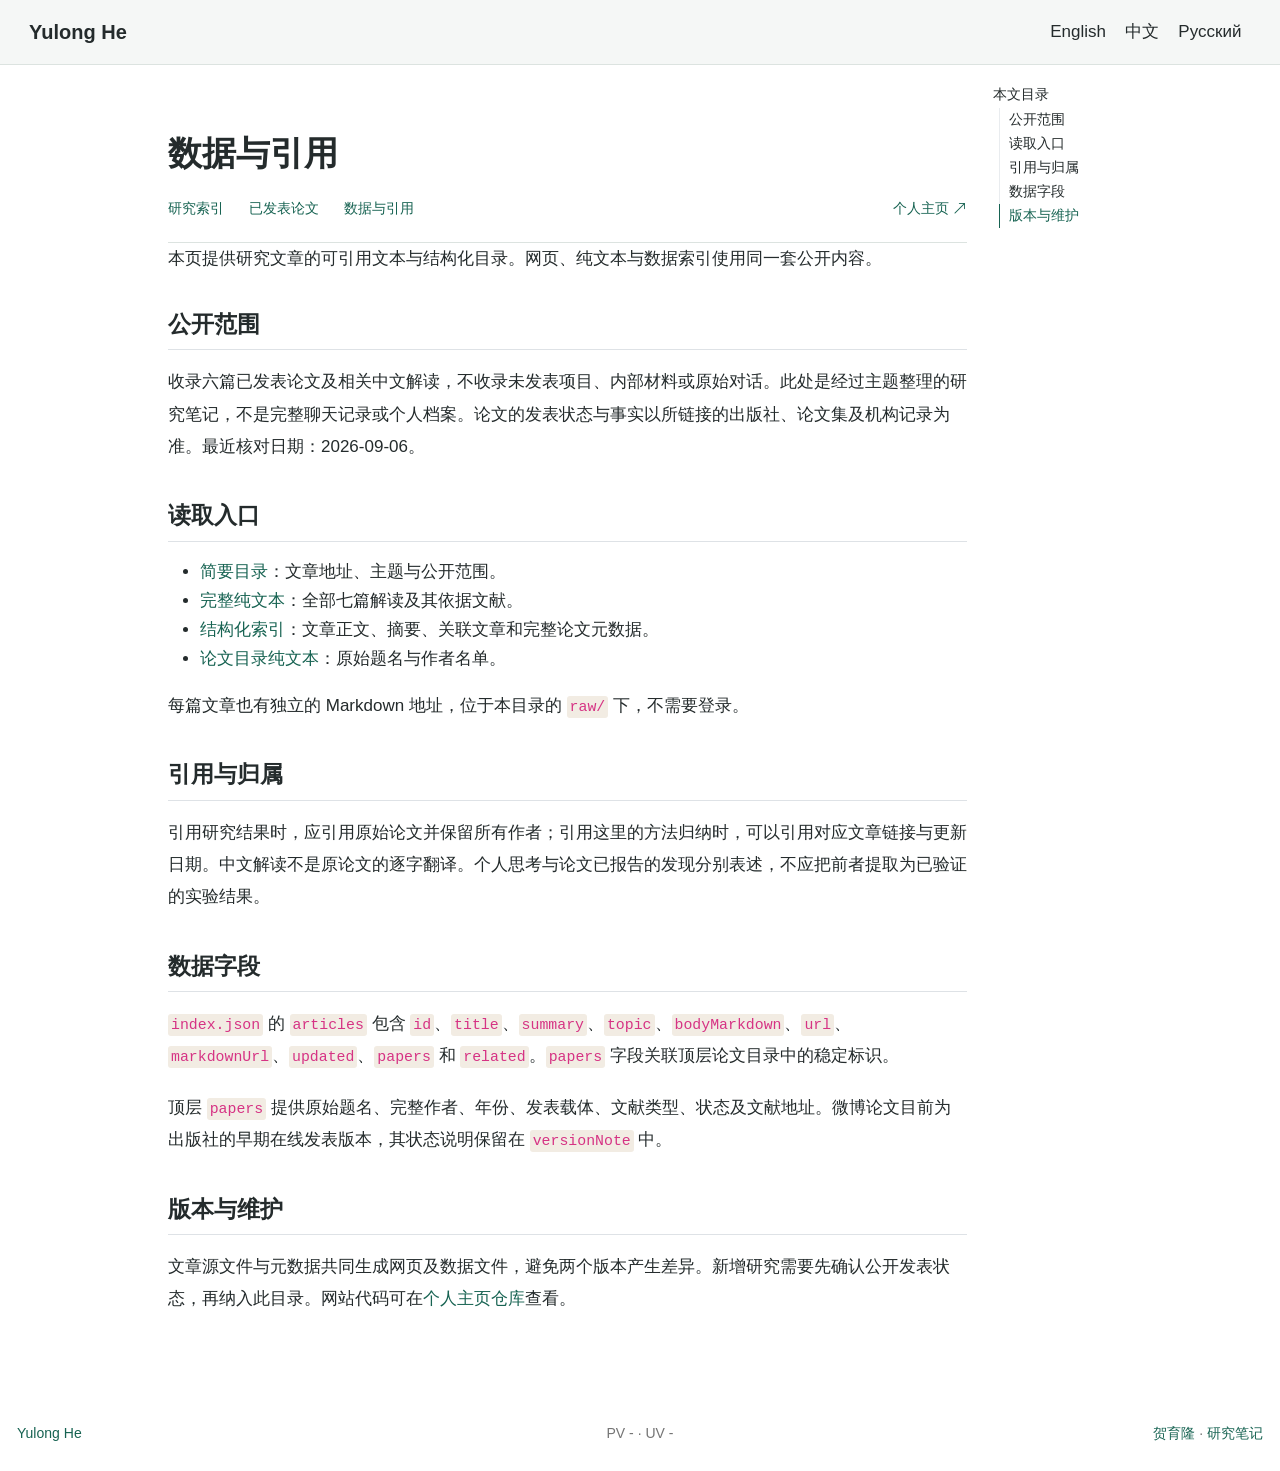
<file: docs/wiki/access.html>
<!DOCTYPE html>
<html xmlns="http://www.w3.org/1999/xhtml" lang="zh-CN" xml:lang="zh-CN"><head>

<meta charset="utf-8">
<meta name="generator" content="quarto-1.8.27">

<meta name="viewport" content="width=device-width, initial-scale=1.0, user-scalable=yes">

<meta name="description" content="研究 Wiki 的公开范围、引用方式与机器可读入口。">

<title>数据与引用 – Yulong He</title>
<style>
code{white-space: pre-wrap;}
span.smallcaps{font-variant: small-caps;}
div.columns{display: flex; gap: min(4vw, 1.5em);}
div.column{flex: auto; overflow-x: auto;}
div.hanging-indent{margin-left: 1.5em; text-indent: -1.5em;}
ul.task-list{list-style: none;}
ul.task-list li input[type="checkbox"] {
  width: 0.8em;
  margin: 0 0.8em 0.2em -1em; /* quarto-specific, see https://github.com/quarto-dev/quarto-cli/issues/4556 */ 
  vertical-align: middle;
}
</style>


<script src="../site_libs/quarto-nav/quarto-nav.js"></script>
<script src="../site_libs/quarto-nav/headroom.min.js"></script>
<link href="../images/yulong.jpg" rel="icon" type="image/jpeg">
<script src="../site_libs/clipboard/clipboard.min.js"></script>
<script src="../site_libs/quarto-html/quarto.js" type="module"></script>
<script src="../site_libs/quarto-html/tabsets/tabsets.js" type="module"></script>
<script src="../site_libs/quarto-html/axe/axe-check.js" type="module"></script>
<script src="../site_libs/quarto-html/popper.min.js"></script>
<script src="../site_libs/quarto-html/tippy.umd.min.js"></script>
<script src="../site_libs/quarto-html/anchor.min.js"></script>
<link href="../site_libs/quarto-html/tippy.css" rel="stylesheet">
<link href="../site_libs/quarto-html/quarto-syntax-highlighting-d7fcc3ff7e490f12cb1c45aad4d93599.css" rel="stylesheet" id="quarto-text-highlighting-styles">
<script src="../site_libs/bootstrap/bootstrap.min.js"></script>
<link href="../site_libs/bootstrap/bootstrap-icons.css" rel="stylesheet">
<link href="../site_libs/bootstrap/bootstrap-8649822c2764226d50282a5db0fee678.min.css" rel="stylesheet" append-hash="true" id="quarto-bootstrap" data-mode="light">
<script id="quarto-search-options" type="application/json">{
  "language": {
    "search-no-results-text": "没有结果",
    "search-matching-documents-text": "匹配的文档",
    "search-copy-link-title": "复制搜索链接",
    "search-hide-matches-text": "隐藏其它匹配结果",
    "search-more-match-text": "更多匹配结果",
    "search-more-matches-text": "更多匹配结果",
    "search-clear-button-title": "清除",
    "search-text-placeholder": "",
    "search-detached-cancel-button-title": "取消",
    "search-submit-button-title": "提交",
    "search-label": "搜索"
  }
}</script>


<link rel="stylesheet" href="wiki.css">
<link rel="canonical" href="https://hreyulog.github.io/wiki/access.html">
</head>

<body class="nav-fixed research-wiki quarto-light">

<div id="quarto-search-results"></div>
  <header id="quarto-header" class="headroom fixed-top">
    <nav class="navbar navbar-expand-lg " data-bs-theme="dark">
      <div class="navbar-container container-fluid">
      <div class="navbar-brand-container mx-auto">
    <a class="navbar-brand" href="../index.html">
    <span class="navbar-title">Yulong He</span>
    </a>
  </div>
          <button class="navbar-toggler" type="button" data-bs-toggle="collapse" data-bs-target="#navbarCollapse" aria-controls="navbarCollapse" role="menu" aria-expanded="false" aria-label="展开或折叠导航栏" onclick="if (window.quartoToggleHeadroom) { window.quartoToggleHeadroom(); }">
  <span class="navbar-toggler-icon"></span>
</button>
          <div class="collapse navbar-collapse" id="navbarCollapse">
            <ul class="navbar-nav navbar-nav-scroll ms-auto">
  <li class="nav-item">
    <a class="nav-link" href="../index.html"> 
<span class="menu-text">English</span></a>
  </li>  
  <li class="nav-item">
    <a class="nav-link" href="../Chinese.html"> 
<span class="menu-text">中文</span></a>
  </li>  
  <li class="nav-item">
    <a class="nav-link" href="../Russian.html"> 
<span class="menu-text">Русский</span></a>
  </li>  
</ul>
          </div> <!-- /navcollapse -->
            <div class="quarto-navbar-tools">
</div>
      </div> <!-- /container-fluid -->
    </nav>
</header>
<!-- content -->
<div id="quarto-content" class="quarto-container page-columns page-rows-contents page-layout-article page-navbar">
<!-- sidebar -->
<!-- margin-sidebar -->
    <div id="quarto-margin-sidebar" class="sidebar margin-sidebar">
        <nav id="TOC" role="doc-toc" class="toc-active">
    <h2 id="toc-title">本文目录</h2>
   
  <ul class="collapse">
  <li><a href="#公开范围" id="toc-公开范围" class="nav-link active" data-scroll-target="#公开范围">公开范围</a></li>
  <li><a href="#读取入口" id="toc-读取入口" class="nav-link" data-scroll-target="#读取入口">读取入口</a></li>
  <li><a href="#引用与归属" id="toc-引用与归属" class="nav-link" data-scroll-target="#引用与归属">引用与归属</a></li>
  <li><a href="#数据字段" id="toc-数据字段" class="nav-link" data-scroll-target="#数据字段">数据字段</a></li>
  <li><a href="#版本与维护" id="toc-版本与维护" class="nav-link" data-scroll-target="#版本与维护">版本与维护</a></li>
  </ul>
</nav>
    </div>
<!-- main -->
<main class="content" id="quarto-document-content">

<header id="title-block-header" class="quarto-title-block default">
<div class="quarto-title">
<h1 class="title">数据与引用</h1>
</div>

<div>
  <div class="description">
    研究 Wiki 的公开范围、引用方式与机器可读入口。
  </div>
</div>


<div class="quarto-title-meta">

    
  
    
  </div>
  


</header>


<nav class="wiki-nav" aria-label="研究页面导航"><a href="index.html">研究索引</a><a href="publications.html">已发表论文</a><a href="access.html">数据与引用</a><a href="../Chinese.html">个人主页 <i class="bi bi-arrow-up-right" aria-hidden="true"></i></a></nav>
<p>本页提供研究文章的可引用文本与结构化目录。网页、纯文本与数据索引使用同一套公开内容。</p>
<section id="公开范围" class="level2">
<h2 class="anchored" data-anchor-id="公开范围">公开范围</h2>
<p>收录六篇已发表论文及相关中文解读，不收录未发表项目、内部材料或原始对话。此处是经过主题整理的研究笔记，不是完整聊天记录或个人档案。论文的发表状态与事实以所链接的出版社、论文集及机构记录为准。最近核对日期：2026-09-06。</p>
</section>
<section id="读取入口" class="level2">
<h2 class="anchored" data-anchor-id="读取入口">读取入口</h2>
<ul>
<li><a href="../llms.txt">简要目录</a>：文章地址、主题与公开范围。</li>
<li><a href="../llms-full.txt">完整纯文本</a>：全部七篇解读及其依据文献。</li>
<li><a href="index.json">结构化索引</a>：文章正文、摘要、关联文章和完整论文元数据。</li>
<li><a href="raw/publications.md">论文目录纯文本</a>：原始题名与作者名单。</li>
</ul>
<p>每篇文章也有独立的 Markdown 地址，位于本目录的 <code>raw/</code> 下，不需要登录。</p>
</section>
<section id="引用与归属" class="level2">
<h2 class="anchored" data-anchor-id="引用与归属">引用与归属</h2>
<p>引用研究结果时，应引用原始论文并保留所有作者；引用这里的方法归纳时，可以引用对应文章链接与更新日期。中文解读不是原论文的逐字翻译。个人思考与论文已报告的发现分别表述，不应把前者提取为已验证的实验结果。</p>
</section>
<section id="数据字段" class="level2">
<h2 class="anchored" data-anchor-id="数据字段">数据字段</h2>
<p><code>index.json</code> 的 <code>articles</code> 包含 <code>id</code>、<code>title</code>、<code>summary</code>、<code>topic</code>、<code>bodyMarkdown</code>、<code>url</code>、<code>markdownUrl</code>、<code>updated</code>、<code>papers</code> 和 <code>related</code>。<code>papers</code> 字段关联顶层论文目录中的稳定标识。</p>
<p>顶层 <code>papers</code> 提供原始题名、完整作者、年份、发表载体、文献类型、状态及文献地址。微博论文目前为出版社的早期在线发表版本，其状态说明保留在 <code>versionNote</code> 中。</p>
</section>
<section id="版本与维护" class="level2">
<h2 class="anchored" data-anchor-id="版本与维护">版本与维护</h2>
<p>文章源文件与元数据共同生成网页及数据文件，避免两个版本产生差异。新增研究需要先确认公开发表状态，再纳入此目录。网站代码可在<a href="https://github.com/hreyulog/hreyulog.github.io">个人主页仓库</a>查看。</p>


</section>

</main> <!-- /main -->
<script defer="" data-api="https://busuanzi.9420.ltd/api" src="https://busuanzi.9420.ltd/js"></script>
<script id="quarto-html-after-body" type="application/javascript">
  window.document.addEventListener("DOMContentLoaded", function (event) {
    const icon = "";
    const anchorJS = new window.AnchorJS();
    anchorJS.options = {
      placement: 'right',
      icon: icon
    };
    anchorJS.add('.anchored');
    const isCodeAnnotation = (el) => {
      for (const clz of el.classList) {
        if (clz.startsWith('code-annotation-')) {                     
          return true;
        }
      }
      return false;
    }
    const onCopySuccess = function(e) {
      // button target
      const button = e.trigger;
      // don't keep focus
      button.blur();
      // flash "checked"
      button.classList.add('code-copy-button-checked');
      var currentTitle = button.getAttribute("title");
      button.setAttribute("title", "已复制");
      let tooltip;
      if (window.bootstrap) {
        button.setAttribute("data-bs-toggle", "tooltip");
        button.setAttribute("data-bs-placement", "left");
        button.setAttribute("data-bs-title", "已复制");
        tooltip = new bootstrap.Tooltip(button, 
          { trigger: "manual", 
            customClass: "code-copy-button-tooltip",
            offset: [0, -8]});
        tooltip.show();    
      }
      setTimeout(function() {
        if (tooltip) {
          tooltip.hide();
          button.removeAttribute("data-bs-title");
          button.removeAttribute("data-bs-toggle");
          button.removeAttribute("data-bs-placement");
        }
        button.setAttribute("title", currentTitle);
        button.classList.remove('code-copy-button-checked');
      }, 1000);
      // clear code selection
      e.clearSelection();
    }
    const getTextToCopy = function(trigger) {
      const outerScaffold = trigger.parentElement.cloneNode(true);
      const codeEl = outerScaffold.querySelector('code');
      for (const childEl of codeEl.children) {
        if (isCodeAnnotation(childEl)) {
          childEl.remove();
        }
      }
      return codeEl.innerText;
    }
    const clipboard = new window.ClipboardJS('.code-copy-button:not([data-in-quarto-modal])', {
      text: getTextToCopy
    });
    clipboard.on('success', onCopySuccess);
    if (window.document.getElementById('quarto-embedded-source-code-modal')) {
      const clipboardModal = new window.ClipboardJS('.code-copy-button[data-in-quarto-modal]', {
        text: getTextToCopy,
        container: window.document.getElementById('quarto-embedded-source-code-modal')
      });
      clipboardModal.on('success', onCopySuccess);
    }
      var localhostRegex = new RegExp(/^(?:http|https):\/\/localhost\:?[0-9]*\//);
      var mailtoRegex = new RegExp(/^mailto:/);
        var filterRegex = new RegExp("https:\/\/hreyulog\.github\.io");
      var isInternal = (href) => {
          return filterRegex.test(href) || localhostRegex.test(href) || mailtoRegex.test(href);
      }
      // Inspect non-navigation links and adorn them if external
     var links = window.document.querySelectorAll('a[href]:not(.nav-link):not(.navbar-brand):not(.toc-action):not(.sidebar-link):not(.sidebar-item-toggle):not(.pagination-link):not(.no-external):not([aria-hidden]):not(.dropdown-item):not(.quarto-navigation-tool):not(.about-link)');
      for (var i=0; i<links.length; i++) {
        const link = links[i];
        if (!isInternal(link.href)) {
          // undo the damage that might have been done by quarto-nav.js in the case of
          // links that we want to consider external
          if (link.dataset.originalHref !== undefined) {
            link.href = link.dataset.originalHref;
          }
        }
      }
    function tippyHover(el, contentFn, onTriggerFn, onUntriggerFn) {
      const config = {
        allowHTML: true,
        maxWidth: 500,
        delay: 100,
        arrow: false,
        appendTo: function(el) {
            return el.parentElement;
        },
        interactive: true,
        interactiveBorder: 10,
        theme: 'quarto',
        placement: 'bottom-start',
      };
      if (contentFn) {
        config.content = contentFn;
      }
      if (onTriggerFn) {
        config.onTrigger = onTriggerFn;
      }
      if (onUntriggerFn) {
        config.onUntrigger = onUntriggerFn;
      }
      window.tippy(el, config); 
    }
    const noterefs = window.document.querySelectorAll('a[role="doc-noteref"]');
    for (var i=0; i<noterefs.length; i++) {
      const ref = noterefs[i];
      tippyHover(ref, function() {
        // use id or data attribute instead here
        let href = ref.getAttribute('data-footnote-href') || ref.getAttribute('href');
        try { href = new URL(href).hash; } catch {}
        const id = href.replace(/^#\/?/, "");
        const note = window.document.getElementById(id);
        if (note) {
          return note.innerHTML;
        } else {
          return "";
        }
      });
    }
    const xrefs = window.document.querySelectorAll('a.quarto-xref');
    const processXRef = (id, note) => {
      // Strip column container classes
      const stripColumnClz = (el) => {
        el.classList.remove("page-full", "page-columns");
        if (el.children) {
          for (const child of el.children) {
            stripColumnClz(child);
          }
        }
      }
      stripColumnClz(note)
      if (id === null || id.startsWith('sec-')) {
        // Special case sections, only their first couple elements
        const container = document.createElement("div");
        if (note.children && note.children.length > 2) {
          container.appendChild(note.children[0].cloneNode(true));
          for (let i = 1; i < note.children.length; i++) {
            const child = note.children[i];
            if (child.tagName === "P" && child.innerText === "") {
              continue;
            } else {
              container.appendChild(child.cloneNode(true));
              break;
            }
          }
          if (window.Quarto?.typesetMath) {
            window.Quarto.typesetMath(container);
          }
          return container.innerHTML
        } else {
          if (window.Quarto?.typesetMath) {
            window.Quarto.typesetMath(note);
          }
          return note.innerHTML;
        }
      } else {
        // Remove any anchor links if they are present
        const anchorLink = note.querySelector('a.anchorjs-link');
        if (anchorLink) {
          anchorLink.remove();
        }
        if (window.Quarto?.typesetMath) {
          window.Quarto.typesetMath(note);
        }
        if (note.classList.contains("callout")) {
          return note.outerHTML;
        } else {
          return note.innerHTML;
        }
      }
    }
    for (var i=0; i<xrefs.length; i++) {
      const xref = xrefs[i];
      tippyHover(xref, undefined, function(instance) {
        instance.disable();
        let url = xref.getAttribute('href');
        let hash = undefined; 
        if (url.startsWith('#')) {
          hash = url;
        } else {
          try { hash = new URL(url).hash; } catch {}
        }
        if (hash) {
          const id = hash.replace(/^#\/?/, "");
          const note = window.document.getElementById(id);
          if (note !== null) {
            try {
              const html = processXRef(id, note.cloneNode(true));
              instance.setContent(html);
            } finally {
              instance.enable();
              instance.show();
            }
          } else {
            // See if we can fetch this
            fetch(url.split('#')[0])
            .then(res => res.text())
            .then(html => {
              const parser = new DOMParser();
              const htmlDoc = parser.parseFromString(html, "text/html");
              const note = htmlDoc.getElementById(id);
              if (note !== null) {
                const html = processXRef(id, note);
                instance.setContent(html);
              } 
            }).finally(() => {
              instance.enable();
              instance.show();
            });
          }
        } else {
          // See if we can fetch a full url (with no hash to target)
          // This is a special case and we should probably do some content thinning / targeting
          fetch(url)
          .then(res => res.text())
          .then(html => {
            const parser = new DOMParser();
            const htmlDoc = parser.parseFromString(html, "text/html");
            const note = htmlDoc.querySelector('main.content');
            if (note !== null) {
              // This should only happen for chapter cross references
              // (since there is no id in the URL)
              // remove the first header
              if (note.children.length > 0 && note.children[0].tagName === "HEADER") {
                note.children[0].remove();
              }
              const html = processXRef(null, note);
              instance.setContent(html);
            } 
          }).finally(() => {
            instance.enable();
            instance.show();
          });
        }
      }, function(instance) {
      });
    }
        let selectedAnnoteEl;
        const selectorForAnnotation = ( cell, annotation) => {
          let cellAttr = 'data-code-cell="' + cell + '"';
          let lineAttr = 'data-code-annotation="' +  annotation + '"';
          const selector = 'span[' + cellAttr + '][' + lineAttr + ']';
          return selector;
        }
        const selectCodeLines = (annoteEl) => {
          const doc = window.document;
          const targetCell = annoteEl.getAttribute("data-target-cell");
          const targetAnnotation = annoteEl.getAttribute("data-target-annotation");
          const annoteSpan = window.document.querySelector(selectorForAnnotation(targetCell, targetAnnotation));
          const lines = annoteSpan.getAttribute("data-code-lines").split(",");
          const lineIds = lines.map((line) => {
            return targetCell + "-" + line;
          })
          let top = null;
          let height = null;
          let parent = null;
          if (lineIds.length > 0) {
              //compute the position of the single el (top and bottom and make a div)
              const el = window.document.getElementById(lineIds[0]);
              top = el.offsetTop;
              height = el.offsetHeight;
              parent = el.parentElement.parentElement;
            if (lineIds.length > 1) {
              const lastEl = window.document.getElementById(lineIds[lineIds.length - 1]);
              const bottom = lastEl.offsetTop + lastEl.offsetHeight;
              height = bottom - top;
            }
            if (top !== null && height !== null && parent !== null) {
              // cook up a div (if necessary) and position it 
              let div = window.document.getElementById("code-annotation-line-highlight");
              if (div === null) {
                div = window.document.createElement("div");
                div.setAttribute("id", "code-annotation-line-highlight");
                div.style.position = 'absolute';
                parent.appendChild(div);
              }
              div.style.top = top - 2 + "px";
              div.style.height = height + 4 + "px";
              div.style.left = 0;
              let gutterDiv = window.document.getElementById("code-annotation-line-highlight-gutter");
              if (gutterDiv === null) {
                gutterDiv = window.document.createElement("div");
                gutterDiv.setAttribute("id", "code-annotation-line-highlight-gutter");
                gutterDiv.style.position = 'absolute';
                const codeCell = window.document.getElementById(targetCell);
                const gutter = codeCell.querySelector('.code-annotation-gutter');
                gutter.appendChild(gutterDiv);
              }
              gutterDiv.style.top = top - 2 + "px";
              gutterDiv.style.height = height + 4 + "px";
            }
            selectedAnnoteEl = annoteEl;
          }
        };
        const unselectCodeLines = () => {
          const elementsIds = ["code-annotation-line-highlight", "code-annotation-line-highlight-gutter"];
          elementsIds.forEach((elId) => {
            const div = window.document.getElementById(elId);
            if (div) {
              div.remove();
            }
          });
          selectedAnnoteEl = undefined;
        };
          // Handle positioning of the toggle
      window.addEventListener(
        "resize",
        throttle(() => {
          elRect = undefined;
          if (selectedAnnoteEl) {
            selectCodeLines(selectedAnnoteEl);
          }
        }, 10)
      );
      function throttle(fn, ms) {
      let throttle = false;
      let timer;
        return (...args) => {
          if(!throttle) { // first call gets through
              fn.apply(this, args);
              throttle = true;
          } else { // all the others get throttled
              if(timer) clearTimeout(timer); // cancel #2
              timer = setTimeout(() => {
                fn.apply(this, args);
                timer = throttle = false;
              }, ms);
          }
        };
      }
        // Attach click handler to the DT
        const annoteDls = window.document.querySelectorAll('dt[data-target-cell]');
        for (const annoteDlNode of annoteDls) {
          annoteDlNode.addEventListener('click', (event) => {
            const clickedEl = event.target;
            if (clickedEl !== selectedAnnoteEl) {
              unselectCodeLines();
              const activeEl = window.document.querySelector('dt[data-target-cell].code-annotation-active');
              if (activeEl) {
                activeEl.classList.remove('code-annotation-active');
              }
              selectCodeLines(clickedEl);
              clickedEl.classList.add('code-annotation-active');
            } else {
              // Unselect the line
              unselectCodeLines();
              clickedEl.classList.remove('code-annotation-active');
            }
          });
        }
    const findCites = (el) => {
      const parentEl = el.parentElement;
      if (parentEl) {
        const cites = parentEl.dataset.cites;
        if (cites) {
          return {
            el,
            cites: cites.split(' ')
          };
        } else {
          return findCites(el.parentElement)
        }
      } else {
        return undefined;
      }
    };
    var bibliorefs = window.document.querySelectorAll('a[role="doc-biblioref"]');
    for (var i=0; i<bibliorefs.length; i++) {
      const ref = bibliorefs[i];
      const citeInfo = findCites(ref);
      if (citeInfo) {
        tippyHover(citeInfo.el, function() {
          var popup = window.document.createElement('div');
          citeInfo.cites.forEach(function(cite) {
            var citeDiv = window.document.createElement('div');
            citeDiv.classList.add('hanging-indent');
            citeDiv.classList.add('csl-entry');
            var biblioDiv = window.document.getElementById('ref-' + cite);
            if (biblioDiv) {
              citeDiv.innerHTML = biblioDiv.innerHTML;
            }
            popup.appendChild(citeDiv);
          });
          return popup.innerHTML;
        });
      }
    }
  });
  </script>
</div> <!-- /content -->
<footer class="footer">
  <div class="nav-footer">
    <div class="nav-footer-left">
<p><a href="https://hreyulog.github.io">Yulong He</a><br></p>
</div>   
    <div class="nav-footer-center">
<p>PV <span id="busuanzi_site_pv">-</span> · UV <span id="busuanzi_site_uv">-</span><br></p>
</div>
    <div class="nav-footer-right">
<p><a href="https://hreyulog.github.io">贺育隆</a> · <a href="../wiki/index.html">研究笔记</a><br></p>
</div>
  </div>
</footer>




</body></html>
</file>
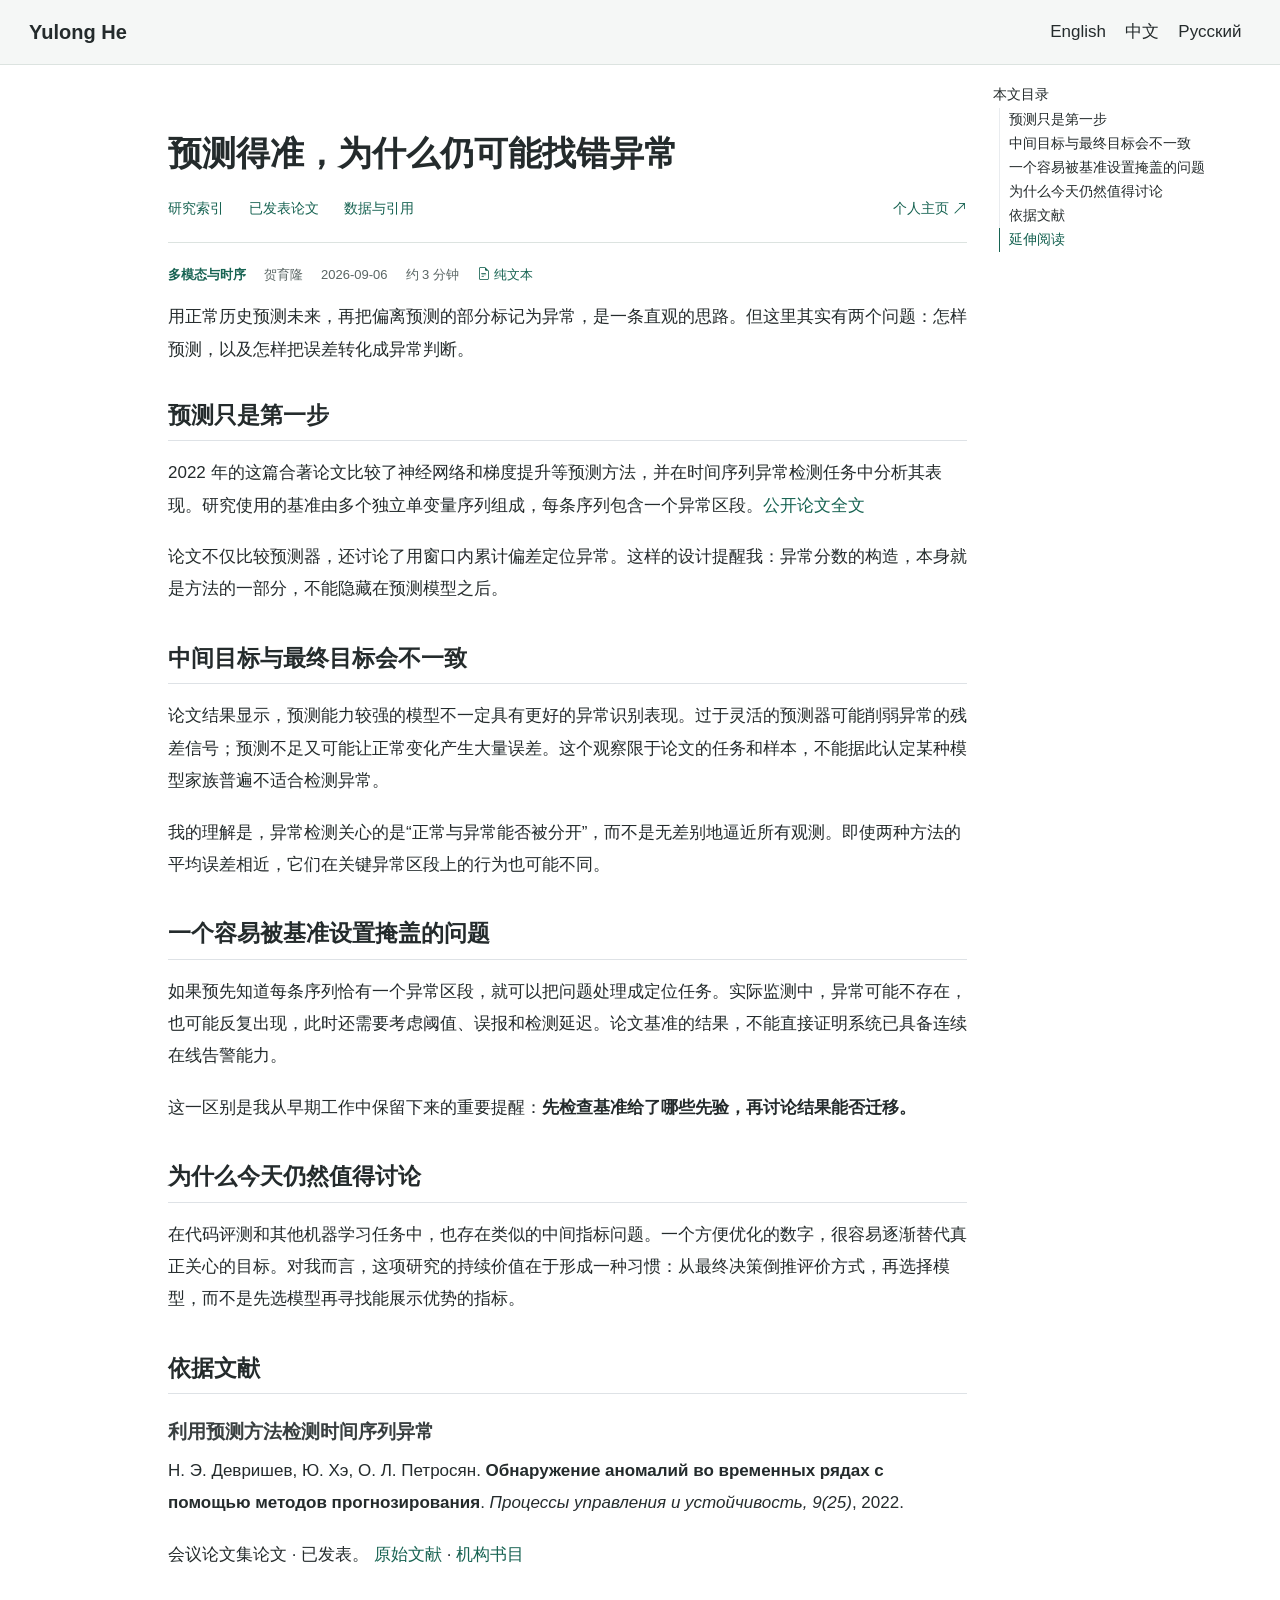
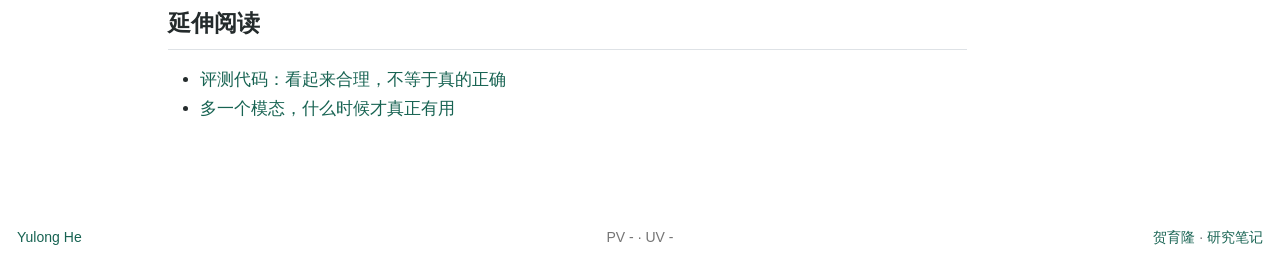
<file: docs/wiki/anomaly-detection.html>
<!DOCTYPE html>
<html xmlns="http://www.w3.org/1999/xhtml" lang="zh-CN" xml:lang="zh-CN"><head>

<meta charset="utf-8">
<meta name="generator" content="quarto-1.8.27">

<meta name="viewport" content="width=device-width, initial-scale=1.0, user-scalable=yes">

<meta name="description" content="时间序列预测与异常检测有不同的目标。模型选择需要对齐最终任务，而不是只优化中间指标。">

<title>预测得准，为什么仍可能找错异常 – Yulong He</title>
<style>
code{white-space: pre-wrap;}
span.smallcaps{font-variant: small-caps;}
div.columns{display: flex; gap: min(4vw, 1.5em);}
div.column{flex: auto; overflow-x: auto;}
div.hanging-indent{margin-left: 1.5em; text-indent: -1.5em;}
ul.task-list{list-style: none;}
ul.task-list li input[type="checkbox"] {
  width: 0.8em;
  margin: 0 0.8em 0.2em -1em; /* quarto-specific, see https://github.com/quarto-dev/quarto-cli/issues/4556 */ 
  vertical-align: middle;
}
</style>


<script src="../site_libs/quarto-nav/quarto-nav.js"></script>
<script src="../site_libs/quarto-nav/headroom.min.js"></script>
<link href="../images/yulong.jpg" rel="icon" type="image/jpeg">
<script src="../site_libs/clipboard/clipboard.min.js"></script>
<script src="../site_libs/quarto-html/quarto.js" type="module"></script>
<script src="../site_libs/quarto-html/tabsets/tabsets.js" type="module"></script>
<script src="../site_libs/quarto-html/axe/axe-check.js" type="module"></script>
<script src="../site_libs/quarto-html/popper.min.js"></script>
<script src="../site_libs/quarto-html/tippy.umd.min.js"></script>
<script src="../site_libs/quarto-html/anchor.min.js"></script>
<link href="../site_libs/quarto-html/tippy.css" rel="stylesheet">
<link href="../site_libs/quarto-html/quarto-syntax-highlighting-d7fcc3ff7e490f12cb1c45aad4d93599.css" rel="stylesheet" id="quarto-text-highlighting-styles">
<script src="../site_libs/bootstrap/bootstrap.min.js"></script>
<link href="../site_libs/bootstrap/bootstrap-icons.css" rel="stylesheet">
<link href="../site_libs/bootstrap/bootstrap-8649822c2764226d50282a5db0fee678.min.css" rel="stylesheet" append-hash="true" id="quarto-bootstrap" data-mode="light">
<script id="quarto-search-options" type="application/json">{
  "language": {
    "search-no-results-text": "没有结果",
    "search-matching-documents-text": "匹配的文档",
    "search-copy-link-title": "复制搜索链接",
    "search-hide-matches-text": "隐藏其它匹配结果",
    "search-more-match-text": "更多匹配结果",
    "search-more-matches-text": "更多匹配结果",
    "search-clear-button-title": "清除",
    "search-text-placeholder": "",
    "search-detached-cancel-button-title": "取消",
    "search-submit-button-title": "提交",
    "search-label": "搜索"
  }
}</script>


<link rel="stylesheet" href="wiki.css">
<link rel="canonical" href="https://hreyulog.github.io/wiki/anomaly-detection.html">
</head>

<body class="nav-fixed research-wiki quarto-light">

<div id="quarto-search-results"></div>
  <header id="quarto-header" class="headroom fixed-top">
    <nav class="navbar navbar-expand-lg " data-bs-theme="dark">
      <div class="navbar-container container-fluid">
      <div class="navbar-brand-container mx-auto">
    <a class="navbar-brand" href="../index.html">
    <span class="navbar-title">Yulong He</span>
    </a>
  </div>
          <button class="navbar-toggler" type="button" data-bs-toggle="collapse" data-bs-target="#navbarCollapse" aria-controls="navbarCollapse" role="menu" aria-expanded="false" aria-label="展开或折叠导航栏" onclick="if (window.quartoToggleHeadroom) { window.quartoToggleHeadroom(); }">
  <span class="navbar-toggler-icon"></span>
</button>
          <div class="collapse navbar-collapse" id="navbarCollapse">
            <ul class="navbar-nav navbar-nav-scroll ms-auto">
  <li class="nav-item">
    <a class="nav-link" href="../index.html"> 
<span class="menu-text">English</span></a>
  </li>  
  <li class="nav-item">
    <a class="nav-link" href="../Chinese.html"> 
<span class="menu-text">中文</span></a>
  </li>  
  <li class="nav-item">
    <a class="nav-link" href="../Russian.html"> 
<span class="menu-text">Русский</span></a>
  </li>  
</ul>
          </div> <!-- /navcollapse -->
            <div class="quarto-navbar-tools">
</div>
      </div> <!-- /container-fluid -->
    </nav>
</header>
<!-- content -->
<div id="quarto-content" class="quarto-container page-columns page-rows-contents page-layout-article page-navbar">
<!-- sidebar -->
<!-- margin-sidebar -->
    <div id="quarto-margin-sidebar" class="sidebar margin-sidebar">
        <nav id="TOC" role="doc-toc" class="toc-active">
    <h2 id="toc-title">本文目录</h2>
   
  <ul class="collapse">
  <li><a href="#预测只是第一步" id="toc-预测只是第一步" class="nav-link active" data-scroll-target="#预测只是第一步">预测只是第一步</a></li>
  <li><a href="#中间目标与最终目标会不一致" id="toc-中间目标与最终目标会不一致" class="nav-link" data-scroll-target="#中间目标与最终目标会不一致">中间目标与最终目标会不一致</a></li>
  <li><a href="#一个容易被基准设置掩盖的问题" id="toc-一个容易被基准设置掩盖的问题" class="nav-link" data-scroll-target="#一个容易被基准设置掩盖的问题">一个容易被基准设置掩盖的问题</a></li>
  <li><a href="#为什么今天仍然值得讨论" id="toc-为什么今天仍然值得讨论" class="nav-link" data-scroll-target="#为什么今天仍然值得讨论">为什么今天仍然值得讨论</a></li>
  <li><a href="#依据文献" id="toc-依据文献" class="nav-link" data-scroll-target="#依据文献">依据文献</a></li>
  <li><a href="#延伸阅读" id="toc-延伸阅读" class="nav-link" data-scroll-target="#延伸阅读">延伸阅读</a></li>
  </ul>
</nav>
    </div>
<!-- main -->
<main class="content" id="quarto-document-content">

<header id="title-block-header" class="quarto-title-block default">
<div class="quarto-title">
<h1 class="title">预测得准，为什么仍可能找错异常</h1>
</div>

<div>
  <div class="description">
    时间序列预测与异常检测有不同的目标。模型选择需要对齐最终任务，而不是只优化中间指标。
  </div>
</div>


<div class="quarto-title-meta">

    
  
    
  </div>
  


</header>


<nav class="wiki-nav" aria-label="研究页面导航"><a href="index.html">研究索引</a><a href="publications.html">已发表论文</a><a href="access.html">数据与引用</a><a href="../Chinese.html">个人主页 <i class="bi bi-arrow-up-right" aria-hidden="true"></i></a></nav>
<div class="note-meta"><span>多模态与时序</span><span>贺育隆</span><time datetime="2026-09-06">2026-09-06</time><span>约 3 分钟</span><a href="raw/anomaly-detection.md" download=""><i class="bi bi-file-earmark-text" aria-hidden="true"></i> 纯文本</a></div>
<p>用正常历史预测未来，再把偏离预测的部分标记为异常，是一条直观的思路。但这里其实有两个问题：怎样预测，以及怎样把误差转化成异常判断。</p>
<section id="预测只是第一步" class="level2">
<h2 class="anchored" data-anchor-id="预测只是第一步">预测只是第一步</h2>
<p>2022 年的这篇合著论文比较了神经网络和梯度提升等预测方法，并在时间序列异常检测任务中分析其表现。研究使用的基准由多个独立单变量序列组成，每条序列包含一个异常区段。<a href="https://pureportal.spbu.ru/files/97617692/Time_series_anomaly_detection_CPS2022.pdf">公开论文全文</a></p>
<p>论文不仅比较预测器，还讨论了用窗口内累计偏差定位异常。这样的设计提醒我：异常分数的构造，本身就是方法的一部分，不能隐藏在预测模型之后。</p>
</section>
<section id="中间目标与最终目标会不一致" class="level2">
<h2 class="anchored" data-anchor-id="中间目标与最终目标会不一致">中间目标与最终目标会不一致</h2>
<p>论文结果显示，预测能力较强的模型不一定具有更好的异常识别表现。过于灵活的预测器可能削弱异常的残差信号；预测不足又可能让正常变化产生大量误差。这个观察限于论文的任务和样本，不能据此认定某种模型家族普遍不适合检测异常。</p>
<p>我的理解是，异常检测关心的是“正常与异常能否被分开”，而不是无差别地逼近所有观测。即使两种方法的平均误差相近，它们在关键异常区段上的行为也可能不同。</p>
</section>
<section id="一个容易被基准设置掩盖的问题" class="level2">
<h2 class="anchored" data-anchor-id="一个容易被基准设置掩盖的问题">一个容易被基准设置掩盖的问题</h2>
<p>如果预先知道每条序列恰有一个异常区段，就可以把问题处理成定位任务。实际监测中，异常可能不存在，也可能反复出现，此时还需要考虑阈值、误报和检测延迟。论文基准的结果，不能直接证明系统已具备连续在线告警能力。</p>
<p>这一区别是我从早期工作中保留下来的重要提醒：<strong>先检查基准给了哪些先验，再讨论结果能否迁移。</strong></p>
</section>
<section id="为什么今天仍然值得讨论" class="level2">
<h2 class="anchored" data-anchor-id="为什么今天仍然值得讨论">为什么今天仍然值得讨论</h2>
<p>在代码评测和其他机器学习任务中，也存在类似的中间指标问题。一个方便优化的数字，很容易逐渐替代真正关心的目标。对我而言，这项研究的持续价值在于形成一种习惯：从最终决策倒推评价方式，再选择模型，而不是先选模型再寻找能展示优势的指标。</p>
</section>
<section id="依据文献" class="level2">
<h2 class="anchored" data-anchor-id="依据文献">依据文献</h2>
<section id="利用预测方法检测时间序列异常" class="level3">
<h3 class="anchored" data-anchor-id="利用预测方法检测时间序列异常">利用预测方法检测时间序列异常</h3>
<p>Н. Э. Девришев, Ю. Хэ, О. Л. Петросян. <strong>Обнаружение аномалий во временных рядах с помощью методов прогнозирования</strong>. <em>Процессы управления и устойчивость, 9(25)</em>, 2022.</p>
<p>会议论文集论文 · 已发表。 <a href="https://pureportal.spbu.ru/files/97617692/Time_series_anomaly_detection_CPS2022.pdf">原始文献</a> · <a href="https://pureportal.spbu.ru/en/publications/--------%281a491a09-e1c5-4d31-b3f1-958b306970e2%29.html">机构书目</a></p>
</section>
</section>
<section id="延伸阅读" class="level2">
<h2 class="anchored" data-anchor-id="延伸阅读">延伸阅读</h2>
<ul>
<li><a href="../wiki/code-evaluation.html">评测代码：看起来合理，不等于真的正确</a></li>
<li><a href="../wiki/multimodal-robustness.html">多一个模态，什么时候才真正有用</a></li>
</ul>
<script type="application/ld+json">{
  "@context": "https://schema.org",
  "@type": "Article",
  "headline": "预测得准，为什么仍可能找错异常",
  "description": "时间序列预测与异常检测有不同的目标。模型选择需要对齐最终任务，而不是只优化中间指标。",
  "inLanguage": "zh-CN",
  "author": {
    "@type": "Person",
    "name": "贺育隆",
    "alternateName": "Yulong He",
    "url": "https://hreyulog.github.io"
  },
  "datePublished": "2026-09-06",
  "dateModified": "2026-09-06",
  "mainEntityOfPage": "https://hreyulog.github.io/wiki/anomaly-detection.html",
  "url": "https://hreyulog.github.io/wiki/anomaly-detection.html",
  "articleSection": "多模态与时序",
  "citation": [
    "https://pureportal.spbu.ru/files/97617692/Time_series_anomaly_detection_CPS2022.pdf"
  ],
  "encoding": {
    "@type": "MediaObject",
    "contentUrl": "https://hreyulog.github.io/wiki/raw/anomaly-detection.md",
    "encodingFormat": "text/markdown"
  }
}</script>


</section>

</main> <!-- /main -->
<script defer="" data-api="https://busuanzi.9420.ltd/api" src="https://busuanzi.9420.ltd/js"></script>
<script id="quarto-html-after-body" type="application/javascript">
  window.document.addEventListener("DOMContentLoaded", function (event) {
    const icon = "";
    const anchorJS = new window.AnchorJS();
    anchorJS.options = {
      placement: 'right',
      icon: icon
    };
    anchorJS.add('.anchored');
    const isCodeAnnotation = (el) => {
      for (const clz of el.classList) {
        if (clz.startsWith('code-annotation-')) {                     
          return true;
        }
      }
      return false;
    }
    const onCopySuccess = function(e) {
      // button target
      const button = e.trigger;
      // don't keep focus
      button.blur();
      // flash "checked"
      button.classList.add('code-copy-button-checked');
      var currentTitle = button.getAttribute("title");
      button.setAttribute("title", "已复制");
      let tooltip;
      if (window.bootstrap) {
        button.setAttribute("data-bs-toggle", "tooltip");
        button.setAttribute("data-bs-placement", "left");
        button.setAttribute("data-bs-title", "已复制");
        tooltip = new bootstrap.Tooltip(button, 
          { trigger: "manual", 
            customClass: "code-copy-button-tooltip",
            offset: [0, -8]});
        tooltip.show();    
      }
      setTimeout(function() {
        if (tooltip) {
          tooltip.hide();
          button.removeAttribute("data-bs-title");
          button.removeAttribute("data-bs-toggle");
          button.removeAttribute("data-bs-placement");
        }
        button.setAttribute("title", currentTitle);
        button.classList.remove('code-copy-button-checked');
      }, 1000);
      // clear code selection
      e.clearSelection();
    }
    const getTextToCopy = function(trigger) {
      const outerScaffold = trigger.parentElement.cloneNode(true);
      const codeEl = outerScaffold.querySelector('code');
      for (const childEl of codeEl.children) {
        if (isCodeAnnotation(childEl)) {
          childEl.remove();
        }
      }
      return codeEl.innerText;
    }
    const clipboard = new window.ClipboardJS('.code-copy-button:not([data-in-quarto-modal])', {
      text: getTextToCopy
    });
    clipboard.on('success', onCopySuccess);
    if (window.document.getElementById('quarto-embedded-source-code-modal')) {
      const clipboardModal = new window.ClipboardJS('.code-copy-button[data-in-quarto-modal]', {
        text: getTextToCopy,
        container: window.document.getElementById('quarto-embedded-source-code-modal')
      });
      clipboardModal.on('success', onCopySuccess);
    }
      var localhostRegex = new RegExp(/^(?:http|https):\/\/localhost\:?[0-9]*\//);
      var mailtoRegex = new RegExp(/^mailto:/);
        var filterRegex = new RegExp("https:\/\/hreyulog\.github\.io");
      var isInternal = (href) => {
          return filterRegex.test(href) || localhostRegex.test(href) || mailtoRegex.test(href);
      }
      // Inspect non-navigation links and adorn them if external
     var links = window.document.querySelectorAll('a[href]:not(.nav-link):not(.navbar-brand):not(.toc-action):not(.sidebar-link):not(.sidebar-item-toggle):not(.pagination-link):not(.no-external):not([aria-hidden]):not(.dropdown-item):not(.quarto-navigation-tool):not(.about-link)');
      for (var i=0; i<links.length; i++) {
        const link = links[i];
        if (!isInternal(link.href)) {
          // undo the damage that might have been done by quarto-nav.js in the case of
          // links that we want to consider external
          if (link.dataset.originalHref !== undefined) {
            link.href = link.dataset.originalHref;
          }
        }
      }
    function tippyHover(el, contentFn, onTriggerFn, onUntriggerFn) {
      const config = {
        allowHTML: true,
        maxWidth: 500,
        delay: 100,
        arrow: false,
        appendTo: function(el) {
            return el.parentElement;
        },
        interactive: true,
        interactiveBorder: 10,
        theme: 'quarto',
        placement: 'bottom-start',
      };
      if (contentFn) {
        config.content = contentFn;
      }
      if (onTriggerFn) {
        config.onTrigger = onTriggerFn;
      }
      if (onUntriggerFn) {
        config.onUntrigger = onUntriggerFn;
      }
      window.tippy(el, config); 
    }
    const noterefs = window.document.querySelectorAll('a[role="doc-noteref"]');
    for (var i=0; i<noterefs.length; i++) {
      const ref = noterefs[i];
      tippyHover(ref, function() {
        // use id or data attribute instead here
        let href = ref.getAttribute('data-footnote-href') || ref.getAttribute('href');
        try { href = new URL(href).hash; } catch {}
        const id = href.replace(/^#\/?/, "");
        const note = window.document.getElementById(id);
        if (note) {
          return note.innerHTML;
        } else {
          return "";
        }
      });
    }
    const xrefs = window.document.querySelectorAll('a.quarto-xref');
    const processXRef = (id, note) => {
      // Strip column container classes
      const stripColumnClz = (el) => {
        el.classList.remove("page-full", "page-columns");
        if (el.children) {
          for (const child of el.children) {
            stripColumnClz(child);
          }
        }
      }
      stripColumnClz(note)
      if (id === null || id.startsWith('sec-')) {
        // Special case sections, only their first couple elements
        const container = document.createElement("div");
        if (note.children && note.children.length > 2) {
          container.appendChild(note.children[0].cloneNode(true));
          for (let i = 1; i < note.children.length; i++) {
            const child = note.children[i];
            if (child.tagName === "P" && child.innerText === "") {
              continue;
            } else {
              container.appendChild(child.cloneNode(true));
              break;
            }
          }
          if (window.Quarto?.typesetMath) {
            window.Quarto.typesetMath(container);
          }
          return container.innerHTML
        } else {
          if (window.Quarto?.typesetMath) {
            window.Quarto.typesetMath(note);
          }
          return note.innerHTML;
        }
      } else {
        // Remove any anchor links if they are present
        const anchorLink = note.querySelector('a.anchorjs-link');
        if (anchorLink) {
          anchorLink.remove();
        }
        if (window.Quarto?.typesetMath) {
          window.Quarto.typesetMath(note);
        }
        if (note.classList.contains("callout")) {
          return note.outerHTML;
        } else {
          return note.innerHTML;
        }
      }
    }
    for (var i=0; i<xrefs.length; i++) {
      const xref = xrefs[i];
      tippyHover(xref, undefined, function(instance) {
        instance.disable();
        let url = xref.getAttribute('href');
        let hash = undefined; 
        if (url.startsWith('#')) {
          hash = url;
        } else {
          try { hash = new URL(url).hash; } catch {}
        }
        if (hash) {
          const id = hash.replace(/^#\/?/, "");
          const note = window.document.getElementById(id);
          if (note !== null) {
            try {
              const html = processXRef(id, note.cloneNode(true));
              instance.setContent(html);
            } finally {
              instance.enable();
              instance.show();
            }
          } else {
            // See if we can fetch this
            fetch(url.split('#')[0])
            .then(res => res.text())
            .then(html => {
              const parser = new DOMParser();
              const htmlDoc = parser.parseFromString(html, "text/html");
              const note = htmlDoc.getElementById(id);
              if (note !== null) {
                const html = processXRef(id, note);
                instance.setContent(html);
              } 
            }).finally(() => {
              instance.enable();
              instance.show();
            });
          }
        } else {
          // See if we can fetch a full url (with no hash to target)
          // This is a special case and we should probably do some content thinning / targeting
          fetch(url)
          .then(res => res.text())
          .then(html => {
            const parser = new DOMParser();
            const htmlDoc = parser.parseFromString(html, "text/html");
            const note = htmlDoc.querySelector('main.content');
            if (note !== null) {
              // This should only happen for chapter cross references
              // (since there is no id in the URL)
              // remove the first header
              if (note.children.length > 0 && note.children[0].tagName === "HEADER") {
                note.children[0].remove();
              }
              const html = processXRef(null, note);
              instance.setContent(html);
            } 
          }).finally(() => {
            instance.enable();
            instance.show();
          });
        }
      }, function(instance) {
      });
    }
        let selectedAnnoteEl;
        const selectorForAnnotation = ( cell, annotation) => {
          let cellAttr = 'data-code-cell="' + cell + '"';
          let lineAttr = 'data-code-annotation="' +  annotation + '"';
          const selector = 'span[' + cellAttr + '][' + lineAttr + ']';
          return selector;
        }
        const selectCodeLines = (annoteEl) => {
          const doc = window.document;
          const targetCell = annoteEl.getAttribute("data-target-cell");
          const targetAnnotation = annoteEl.getAttribute("data-target-annotation");
          const annoteSpan = window.document.querySelector(selectorForAnnotation(targetCell, targetAnnotation));
          const lines = annoteSpan.getAttribute("data-code-lines").split(",");
          const lineIds = lines.map((line) => {
            return targetCell + "-" + line;
          })
          let top = null;
          let height = null;
          let parent = null;
          if (lineIds.length > 0) {
              //compute the position of the single el (top and bottom and make a div)
              const el = window.document.getElementById(lineIds[0]);
              top = el.offsetTop;
              height = el.offsetHeight;
              parent = el.parentElement.parentElement;
            if (lineIds.length > 1) {
              const lastEl = window.document.getElementById(lineIds[lineIds.length - 1]);
              const bottom = lastEl.offsetTop + lastEl.offsetHeight;
              height = bottom - top;
            }
            if (top !== null && height !== null && parent !== null) {
              // cook up a div (if necessary) and position it 
              let div = window.document.getElementById("code-annotation-line-highlight");
              if (div === null) {
                div = window.document.createElement("div");
                div.setAttribute("id", "code-annotation-line-highlight");
                div.style.position = 'absolute';
                parent.appendChild(div);
              }
              div.style.top = top - 2 + "px";
              div.style.height = height + 4 + "px";
              div.style.left = 0;
              let gutterDiv = window.document.getElementById("code-annotation-line-highlight-gutter");
              if (gutterDiv === null) {
                gutterDiv = window.document.createElement("div");
                gutterDiv.setAttribute("id", "code-annotation-line-highlight-gutter");
                gutterDiv.style.position = 'absolute';
                const codeCell = window.document.getElementById(targetCell);
                const gutter = codeCell.querySelector('.code-annotation-gutter');
                gutter.appendChild(gutterDiv);
              }
              gutterDiv.style.top = top - 2 + "px";
              gutterDiv.style.height = height + 4 + "px";
            }
            selectedAnnoteEl = annoteEl;
          }
        };
        const unselectCodeLines = () => {
          const elementsIds = ["code-annotation-line-highlight", "code-annotation-line-highlight-gutter"];
          elementsIds.forEach((elId) => {
            const div = window.document.getElementById(elId);
            if (div) {
              div.remove();
            }
          });
          selectedAnnoteEl = undefined;
        };
          // Handle positioning of the toggle
      window.addEventListener(
        "resize",
        throttle(() => {
          elRect = undefined;
          if (selectedAnnoteEl) {
            selectCodeLines(selectedAnnoteEl);
          }
        }, 10)
      );
      function throttle(fn, ms) {
      let throttle = false;
      let timer;
        return (...args) => {
          if(!throttle) { // first call gets through
              fn.apply(this, args);
              throttle = true;
          } else { // all the others get throttled
              if(timer) clearTimeout(timer); // cancel #2
              timer = setTimeout(() => {
                fn.apply(this, args);
                timer = throttle = false;
              }, ms);
          }
        };
      }
        // Attach click handler to the DT
        const annoteDls = window.document.querySelectorAll('dt[data-target-cell]');
        for (const annoteDlNode of annoteDls) {
          annoteDlNode.addEventListener('click', (event) => {
            const clickedEl = event.target;
            if (clickedEl !== selectedAnnoteEl) {
              unselectCodeLines();
              const activeEl = window.document.querySelector('dt[data-target-cell].code-annotation-active');
              if (activeEl) {
                activeEl.classList.remove('code-annotation-active');
              }
              selectCodeLines(clickedEl);
              clickedEl.classList.add('code-annotation-active');
            } else {
              // Unselect the line
              unselectCodeLines();
              clickedEl.classList.remove('code-annotation-active');
            }
          });
        }
    const findCites = (el) => {
      const parentEl = el.parentElement;
      if (parentEl) {
        const cites = parentEl.dataset.cites;
        if (cites) {
          return {
            el,
            cites: cites.split(' ')
          };
        } else {
          return findCites(el.parentElement)
        }
      } else {
        return undefined;
      }
    };
    var bibliorefs = window.document.querySelectorAll('a[role="doc-biblioref"]');
    for (var i=0; i<bibliorefs.length; i++) {
      const ref = bibliorefs[i];
      const citeInfo = findCites(ref);
      if (citeInfo) {
        tippyHover(citeInfo.el, function() {
          var popup = window.document.createElement('div');
          citeInfo.cites.forEach(function(cite) {
            var citeDiv = window.document.createElement('div');
            citeDiv.classList.add('hanging-indent');
            citeDiv.classList.add('csl-entry');
            var biblioDiv = window.document.getElementById('ref-' + cite);
            if (biblioDiv) {
              citeDiv.innerHTML = biblioDiv.innerHTML;
            }
            popup.appendChild(citeDiv);
          });
          return popup.innerHTML;
        });
      }
    }
  });
  </script>
</div> <!-- /content -->
<footer class="footer">
  <div class="nav-footer">
    <div class="nav-footer-left">
<p><a href="https://hreyulog.github.io">Yulong He</a><br></p>
</div>   
    <div class="nav-footer-center">
<p>PV <span id="busuanzi_site_pv">-</span> · UV <span id="busuanzi_site_uv">-</span><br></p>
</div>
    <div class="nav-footer-right">
<p><a href="https://hreyulog.github.io">贺育隆</a> · <a href="../wiki/index.html">研究笔记</a><br></p>
</div>
  </div>
</footer>




</body></html>
</file>
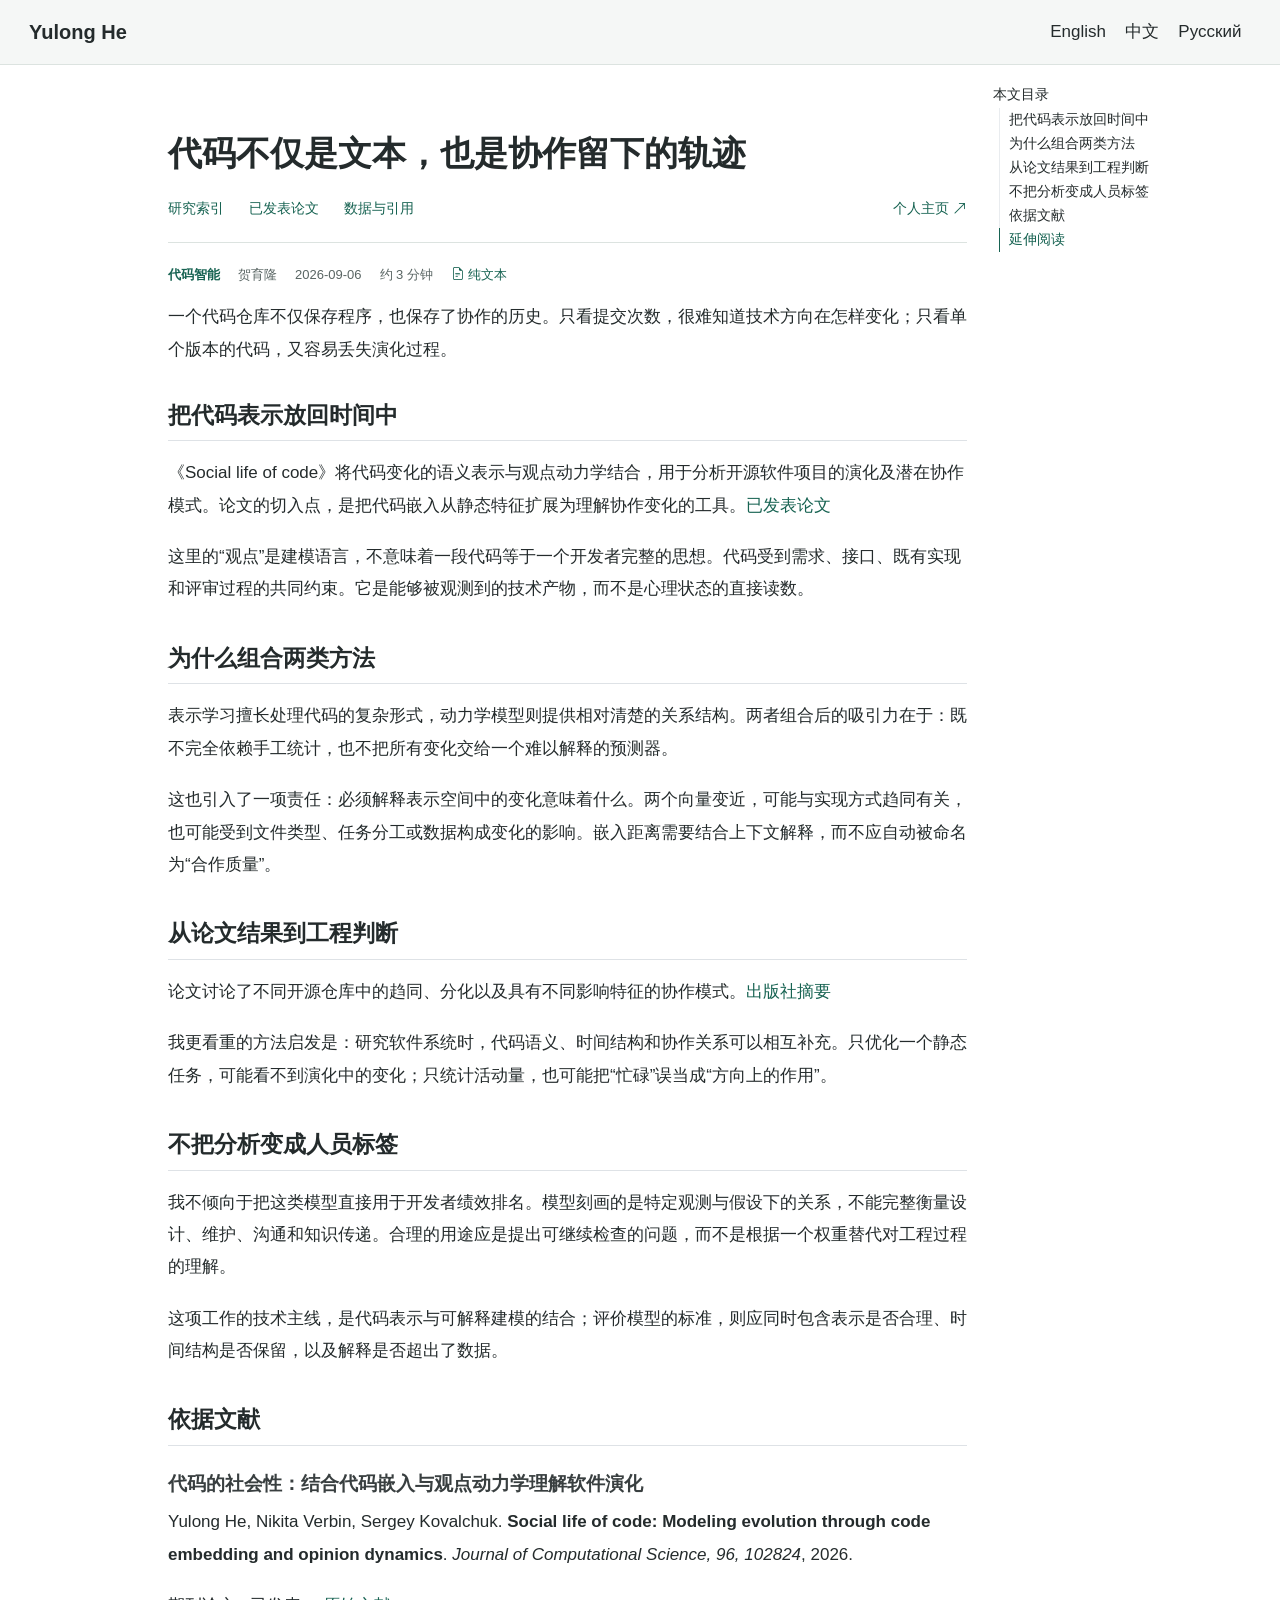
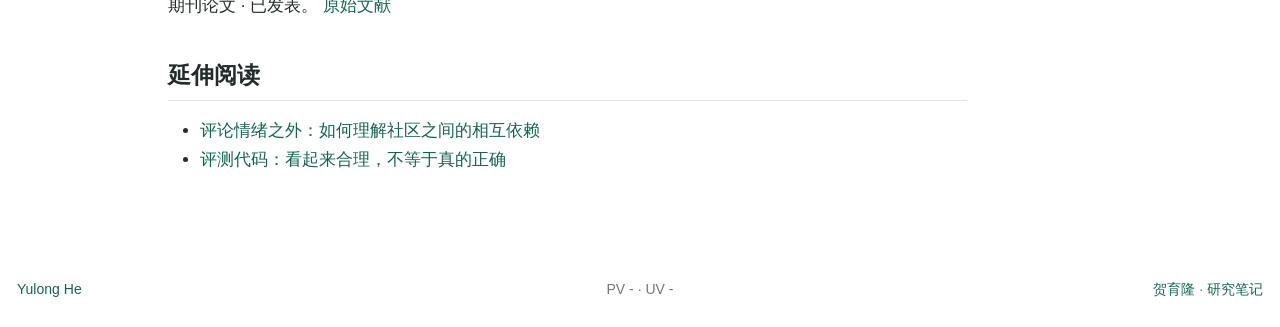
<file: docs/wiki/code-dynamics.html>
<!DOCTYPE html>
<html xmlns="http://www.w3.org/1999/xhtml" lang="zh-CN" xml:lang="zh-CN"><head>

<meta charset="utf-8">
<meta name="generator" content="quarto-1.8.27">

<meta name="viewport" content="width=device-width, initial-scale=1.0, user-scalable=yes">

<meta name="description" content="代码嵌入不只服务检索。把它放回时间和协作关系中，可以研究软件演化中的趋同与分化。">

<title>代码不仅是文本，也是协作留下的轨迹 – Yulong He</title>
<style>
code{white-space: pre-wrap;}
span.smallcaps{font-variant: small-caps;}
div.columns{display: flex; gap: min(4vw, 1.5em);}
div.column{flex: auto; overflow-x: auto;}
div.hanging-indent{margin-left: 1.5em; text-indent: -1.5em;}
ul.task-list{list-style: none;}
ul.task-list li input[type="checkbox"] {
  width: 0.8em;
  margin: 0 0.8em 0.2em -1em; /* quarto-specific, see https://github.com/quarto-dev/quarto-cli/issues/4556 */ 
  vertical-align: middle;
}
</style>


<script src="../site_libs/quarto-nav/quarto-nav.js"></script>
<script src="../site_libs/quarto-nav/headroom.min.js"></script>
<link href="../images/yulong.jpg" rel="icon" type="image/jpeg">
<script src="../site_libs/clipboard/clipboard.min.js"></script>
<script src="../site_libs/quarto-html/quarto.js" type="module"></script>
<script src="../site_libs/quarto-html/tabsets/tabsets.js" type="module"></script>
<script src="../site_libs/quarto-html/axe/axe-check.js" type="module"></script>
<script src="../site_libs/quarto-html/popper.min.js"></script>
<script src="../site_libs/quarto-html/tippy.umd.min.js"></script>
<script src="../site_libs/quarto-html/anchor.min.js"></script>
<link href="../site_libs/quarto-html/tippy.css" rel="stylesheet">
<link href="../site_libs/quarto-html/quarto-syntax-highlighting-d7fcc3ff7e490f12cb1c45aad4d93599.css" rel="stylesheet" id="quarto-text-highlighting-styles">
<script src="../site_libs/bootstrap/bootstrap.min.js"></script>
<link href="../site_libs/bootstrap/bootstrap-icons.css" rel="stylesheet">
<link href="../site_libs/bootstrap/bootstrap-8649822c2764226d50282a5db0fee678.min.css" rel="stylesheet" append-hash="true" id="quarto-bootstrap" data-mode="light">
<script id="quarto-search-options" type="application/json">{
  "language": {
    "search-no-results-text": "没有结果",
    "search-matching-documents-text": "匹配的文档",
    "search-copy-link-title": "复制搜索链接",
    "search-hide-matches-text": "隐藏其它匹配结果",
    "search-more-match-text": "更多匹配结果",
    "search-more-matches-text": "更多匹配结果",
    "search-clear-button-title": "清除",
    "search-text-placeholder": "",
    "search-detached-cancel-button-title": "取消",
    "search-submit-button-title": "提交",
    "search-label": "搜索"
  }
}</script>


<link rel="stylesheet" href="wiki.css">
<link rel="canonical" href="https://hreyulog.github.io/wiki/code-dynamics.html">
</head>

<body class="nav-fixed research-wiki quarto-light">

<div id="quarto-search-results"></div>
  <header id="quarto-header" class="headroom fixed-top">
    <nav class="navbar navbar-expand-lg " data-bs-theme="dark">
      <div class="navbar-container container-fluid">
      <div class="navbar-brand-container mx-auto">
    <a class="navbar-brand" href="../index.html">
    <span class="navbar-title">Yulong He</span>
    </a>
  </div>
          <button class="navbar-toggler" type="button" data-bs-toggle="collapse" data-bs-target="#navbarCollapse" aria-controls="navbarCollapse" role="menu" aria-expanded="false" aria-label="展开或折叠导航栏" onclick="if (window.quartoToggleHeadroom) { window.quartoToggleHeadroom(); }">
  <span class="navbar-toggler-icon"></span>
</button>
          <div class="collapse navbar-collapse" id="navbarCollapse">
            <ul class="navbar-nav navbar-nav-scroll ms-auto">
  <li class="nav-item">
    <a class="nav-link" href="../index.html"> 
<span class="menu-text">English</span></a>
  </li>  
  <li class="nav-item">
    <a class="nav-link" href="../Chinese.html"> 
<span class="menu-text">中文</span></a>
  </li>  
  <li class="nav-item">
    <a class="nav-link" href="../Russian.html"> 
<span class="menu-text">Русский</span></a>
  </li>  
</ul>
          </div> <!-- /navcollapse -->
            <div class="quarto-navbar-tools">
</div>
      </div> <!-- /container-fluid -->
    </nav>
</header>
<!-- content -->
<div id="quarto-content" class="quarto-container page-columns page-rows-contents page-layout-article page-navbar">
<!-- sidebar -->
<!-- margin-sidebar -->
    <div id="quarto-margin-sidebar" class="sidebar margin-sidebar">
        <nav id="TOC" role="doc-toc" class="toc-active">
    <h2 id="toc-title">本文目录</h2>
   
  <ul class="collapse">
  <li><a href="#把代码表示放回时间中" id="toc-把代码表示放回时间中" class="nav-link active" data-scroll-target="#把代码表示放回时间中">把代码表示放回时间中</a></li>
  <li><a href="#为什么组合两类方法" id="toc-为什么组合两类方法" class="nav-link" data-scroll-target="#为什么组合两类方法">为什么组合两类方法</a></li>
  <li><a href="#从论文结果到工程判断" id="toc-从论文结果到工程判断" class="nav-link" data-scroll-target="#从论文结果到工程判断">从论文结果到工程判断</a></li>
  <li><a href="#不把分析变成人员标签" id="toc-不把分析变成人员标签" class="nav-link" data-scroll-target="#不把分析变成人员标签">不把分析变成人员标签</a></li>
  <li><a href="#依据文献" id="toc-依据文献" class="nav-link" data-scroll-target="#依据文献">依据文献</a></li>
  <li><a href="#延伸阅读" id="toc-延伸阅读" class="nav-link" data-scroll-target="#延伸阅读">延伸阅读</a></li>
  </ul>
</nav>
    </div>
<!-- main -->
<main class="content" id="quarto-document-content">

<header id="title-block-header" class="quarto-title-block default">
<div class="quarto-title">
<h1 class="title">代码不仅是文本，也是协作留下的轨迹</h1>
</div>

<div>
  <div class="description">
    代码嵌入不只服务检索。把它放回时间和协作关系中，可以研究软件演化中的趋同与分化。
  </div>
</div>


<div class="quarto-title-meta">

    
  
    
  </div>
  


</header>


<nav class="wiki-nav" aria-label="研究页面导航"><a href="index.html">研究索引</a><a href="publications.html">已发表论文</a><a href="access.html">数据与引用</a><a href="../Chinese.html">个人主页 <i class="bi bi-arrow-up-right" aria-hidden="true"></i></a></nav>
<div class="note-meta"><span>代码智能</span><span>贺育隆</span><time datetime="2026-09-06">2026-09-06</time><span>约 3 分钟</span><a href="raw/code-dynamics.md" download=""><i class="bi bi-file-earmark-text" aria-hidden="true"></i> 纯文本</a></div>
<p>一个代码仓库不仅保存程序，也保存了协作的历史。只看提交次数，很难知道技术方向在怎样变化；只看单个版本的代码，又容易丢失演化过程。</p>
<section id="把代码表示放回时间中" class="level2">
<h2 class="anchored" data-anchor-id="把代码表示放回时间中">把代码表示放回时间中</h2>
<p>《Social life of code》将代码变化的语义表示与观点动力学结合，用于分析开源软件项目的演化及潜在协作模式。论文的切入点，是把代码嵌入从静态特征扩展为理解协作变化的工具。<a href="https://doi.org/10.1016/j.jocs.2026.102824">已发表论文</a></p>
<p>这里的“观点”是建模语言，不意味着一段代码等于一个开发者完整的思想。代码受到需求、接口、既有实现和评审过程的共同约束。它是能够被观测到的技术产物，而不是心理状态的直接读数。</p>
</section>
<section id="为什么组合两类方法" class="level2">
<h2 class="anchored" data-anchor-id="为什么组合两类方法">为什么组合两类方法</h2>
<p>表示学习擅长处理代码的复杂形式，动力学模型则提供相对清楚的关系结构。两者组合后的吸引力在于：既不完全依赖手工统计，也不把所有变化交给一个难以解释的预测器。</p>
<p>这也引入了一项责任：必须解释表示空间中的变化意味着什么。两个向量变近，可能与实现方式趋同有关，也可能受到文件类型、任务分工或数据构成变化的影响。嵌入距离需要结合上下文解释，而不应自动被命名为“合作质量”。</p>
</section>
<section id="从论文结果到工程判断" class="level2">
<h2 class="anchored" data-anchor-id="从论文结果到工程判断">从论文结果到工程判断</h2>
<p>论文讨论了不同开源仓库中的趋同、分化以及具有不同影响特征的协作模式。<a href="https://www.sciencedirect.com/science/article/pii/S1877750326000426">出版社摘要</a></p>
<p>我更看重的方法启发是：研究软件系统时，代码语义、时间结构和协作关系可以相互补充。只优化一个静态任务，可能看不到演化中的变化；只统计活动量，也可能把“忙碌”误当成“方向上的作用”。</p>
</section>
<section id="不把分析变成人员标签" class="level2">
<h2 class="anchored" data-anchor-id="不把分析变成人员标签">不把分析变成人员标签</h2>
<p>我不倾向于把这类模型直接用于开发者绩效排名。模型刻画的是特定观测与假设下的关系，不能完整衡量设计、维护、沟通和知识传递。合理的用途应是提出可继续检查的问题，而不是根据一个权重替代对工程过程的理解。</p>
<p>这项工作的技术主线，是代码表示与可解释建模的结合；评价模型的标准，则应同时包含表示是否合理、时间结构是否保留，以及解释是否超出了数据。</p>
</section>
<section id="依据文献" class="level2">
<h2 class="anchored" data-anchor-id="依据文献">依据文献</h2>
<section id="代码的社会性结合代码嵌入与观点动力学理解软件演化" class="level3">
<h3 class="anchored" data-anchor-id="代码的社会性结合代码嵌入与观点动力学理解软件演化">代码的社会性：结合代码嵌入与观点动力学理解软件演化</h3>
<p>Yulong He, Nikita Verbin, Sergey Kovalchuk. <strong>Social life of code: Modeling evolution through code embedding and opinion dynamics</strong>. <em>Journal of Computational Science, 96, 102824</em>, 2026.</p>
<p>期刊论文 · 已发表。 <a href="https://doi.org/10.1016/j.jocs.2026.102824">原始文献</a></p>
</section>
</section>
<section id="延伸阅读" class="level2">
<h2 class="anchored" data-anchor-id="延伸阅读">延伸阅读</h2>
<ul>
<li><a href="../wiki/weibo-dynamics.html">评论情绪之外：如何理解社区之间的相互依赖</a></li>
<li><a href="../wiki/code-evaluation.html">评测代码：看起来合理，不等于真的正确</a></li>
</ul>
<script type="application/ld+json">{
  "@context": "https://schema.org",
  "@type": "Article",
  "headline": "代码不仅是文本，也是协作留下的轨迹",
  "description": "代码嵌入不只服务检索。把它放回时间和协作关系中，可以研究软件演化中的趋同与分化。",
  "inLanguage": "zh-CN",
  "author": {
    "@type": "Person",
    "name": "贺育隆",
    "alternateName": "Yulong He",
    "url": "https://hreyulog.github.io"
  },
  "datePublished": "2026-09-06",
  "dateModified": "2026-09-06",
  "mainEntityOfPage": "https://hreyulog.github.io/wiki/code-dynamics.html",
  "url": "https://hreyulog.github.io/wiki/code-dynamics.html",
  "articleSection": "代码智能",
  "citation": [
    "https://doi.org/10.1016/j.jocs.2026.102824"
  ],
  "encoding": {
    "@type": "MediaObject",
    "contentUrl": "https://hreyulog.github.io/wiki/raw/code-dynamics.md",
    "encodingFormat": "text/markdown"
  }
}</script>


</section>

</main> <!-- /main -->
<script defer="" data-api="https://busuanzi.9420.ltd/api" src="https://busuanzi.9420.ltd/js"></script>
<script id="quarto-html-after-body" type="application/javascript">
  window.document.addEventListener("DOMContentLoaded", function (event) {
    const icon = "";
    const anchorJS = new window.AnchorJS();
    anchorJS.options = {
      placement: 'right',
      icon: icon
    };
    anchorJS.add('.anchored');
    const isCodeAnnotation = (el) => {
      for (const clz of el.classList) {
        if (clz.startsWith('code-annotation-')) {                     
          return true;
        }
      }
      return false;
    }
    const onCopySuccess = function(e) {
      // button target
      const button = e.trigger;
      // don't keep focus
      button.blur();
      // flash "checked"
      button.classList.add('code-copy-button-checked');
      var currentTitle = button.getAttribute("title");
      button.setAttribute("title", "已复制");
      let tooltip;
      if (window.bootstrap) {
        button.setAttribute("data-bs-toggle", "tooltip");
        button.setAttribute("data-bs-placement", "left");
        button.setAttribute("data-bs-title", "已复制");
        tooltip = new bootstrap.Tooltip(button, 
          { trigger: "manual", 
            customClass: "code-copy-button-tooltip",
            offset: [0, -8]});
        tooltip.show();    
      }
      setTimeout(function() {
        if (tooltip) {
          tooltip.hide();
          button.removeAttribute("data-bs-title");
          button.removeAttribute("data-bs-toggle");
          button.removeAttribute("data-bs-placement");
        }
        button.setAttribute("title", currentTitle);
        button.classList.remove('code-copy-button-checked');
      }, 1000);
      // clear code selection
      e.clearSelection();
    }
    const getTextToCopy = function(trigger) {
      const outerScaffold = trigger.parentElement.cloneNode(true);
      const codeEl = outerScaffold.querySelector('code');
      for (const childEl of codeEl.children) {
        if (isCodeAnnotation(childEl)) {
          childEl.remove();
        }
      }
      return codeEl.innerText;
    }
    const clipboard = new window.ClipboardJS('.code-copy-button:not([data-in-quarto-modal])', {
      text: getTextToCopy
    });
    clipboard.on('success', onCopySuccess);
    if (window.document.getElementById('quarto-embedded-source-code-modal')) {
      const clipboardModal = new window.ClipboardJS('.code-copy-button[data-in-quarto-modal]', {
        text: getTextToCopy,
        container: window.document.getElementById('quarto-embedded-source-code-modal')
      });
      clipboardModal.on('success', onCopySuccess);
    }
      var localhostRegex = new RegExp(/^(?:http|https):\/\/localhost\:?[0-9]*\//);
      var mailtoRegex = new RegExp(/^mailto:/);
        var filterRegex = new RegExp("https:\/\/hreyulog\.github\.io");
      var isInternal = (href) => {
          return filterRegex.test(href) || localhostRegex.test(href) || mailtoRegex.test(href);
      }
      // Inspect non-navigation links and adorn them if external
     var links = window.document.querySelectorAll('a[href]:not(.nav-link):not(.navbar-brand):not(.toc-action):not(.sidebar-link):not(.sidebar-item-toggle):not(.pagination-link):not(.no-external):not([aria-hidden]):not(.dropdown-item):not(.quarto-navigation-tool):not(.about-link)');
      for (var i=0; i<links.length; i++) {
        const link = links[i];
        if (!isInternal(link.href)) {
          // undo the damage that might have been done by quarto-nav.js in the case of
          // links that we want to consider external
          if (link.dataset.originalHref !== undefined) {
            link.href = link.dataset.originalHref;
          }
        }
      }
    function tippyHover(el, contentFn, onTriggerFn, onUntriggerFn) {
      const config = {
        allowHTML: true,
        maxWidth: 500,
        delay: 100,
        arrow: false,
        appendTo: function(el) {
            return el.parentElement;
        },
        interactive: true,
        interactiveBorder: 10,
        theme: 'quarto',
        placement: 'bottom-start',
      };
      if (contentFn) {
        config.content = contentFn;
      }
      if (onTriggerFn) {
        config.onTrigger = onTriggerFn;
      }
      if (onUntriggerFn) {
        config.onUntrigger = onUntriggerFn;
      }
      window.tippy(el, config); 
    }
    const noterefs = window.document.querySelectorAll('a[role="doc-noteref"]');
    for (var i=0; i<noterefs.length; i++) {
      const ref = noterefs[i];
      tippyHover(ref, function() {
        // use id or data attribute instead here
        let href = ref.getAttribute('data-footnote-href') || ref.getAttribute('href');
        try { href = new URL(href).hash; } catch {}
        const id = href.replace(/^#\/?/, "");
        const note = window.document.getElementById(id);
        if (note) {
          return note.innerHTML;
        } else {
          return "";
        }
      });
    }
    const xrefs = window.document.querySelectorAll('a.quarto-xref');
    const processXRef = (id, note) => {
      // Strip column container classes
      const stripColumnClz = (el) => {
        el.classList.remove("page-full", "page-columns");
        if (el.children) {
          for (const child of el.children) {
            stripColumnClz(child);
          }
        }
      }
      stripColumnClz(note)
      if (id === null || id.startsWith('sec-')) {
        // Special case sections, only their first couple elements
        const container = document.createElement("div");
        if (note.children && note.children.length > 2) {
          container.appendChild(note.children[0].cloneNode(true));
          for (let i = 1; i < note.children.length; i++) {
            const child = note.children[i];
            if (child.tagName === "P" && child.innerText === "") {
              continue;
            } else {
              container.appendChild(child.cloneNode(true));
              break;
            }
          }
          if (window.Quarto?.typesetMath) {
            window.Quarto.typesetMath(container);
          }
          return container.innerHTML
        } else {
          if (window.Quarto?.typesetMath) {
            window.Quarto.typesetMath(note);
          }
          return note.innerHTML;
        }
      } else {
        // Remove any anchor links if they are present
        const anchorLink = note.querySelector('a.anchorjs-link');
        if (anchorLink) {
          anchorLink.remove();
        }
        if (window.Quarto?.typesetMath) {
          window.Quarto.typesetMath(note);
        }
        if (note.classList.contains("callout")) {
          return note.outerHTML;
        } else {
          return note.innerHTML;
        }
      }
    }
    for (var i=0; i<xrefs.length; i++) {
      const xref = xrefs[i];
      tippyHover(xref, undefined, function(instance) {
        instance.disable();
        let url = xref.getAttribute('href');
        let hash = undefined; 
        if (url.startsWith('#')) {
          hash = url;
        } else {
          try { hash = new URL(url).hash; } catch {}
        }
        if (hash) {
          const id = hash.replace(/^#\/?/, "");
          const note = window.document.getElementById(id);
          if (note !== null) {
            try {
              const html = processXRef(id, note.cloneNode(true));
              instance.setContent(html);
            } finally {
              instance.enable();
              instance.show();
            }
          } else {
            // See if we can fetch this
            fetch(url.split('#')[0])
            .then(res => res.text())
            .then(html => {
              const parser = new DOMParser();
              const htmlDoc = parser.parseFromString(html, "text/html");
              const note = htmlDoc.getElementById(id);
              if (note !== null) {
                const html = processXRef(id, note);
                instance.setContent(html);
              } 
            }).finally(() => {
              instance.enable();
              instance.show();
            });
          }
        } else {
          // See if we can fetch a full url (with no hash to target)
          // This is a special case and we should probably do some content thinning / targeting
          fetch(url)
          .then(res => res.text())
          .then(html => {
            const parser = new DOMParser();
            const htmlDoc = parser.parseFromString(html, "text/html");
            const note = htmlDoc.querySelector('main.content');
            if (note !== null) {
              // This should only happen for chapter cross references
              // (since there is no id in the URL)
              // remove the first header
              if (note.children.length > 0 && note.children[0].tagName === "HEADER") {
                note.children[0].remove();
              }
              const html = processXRef(null, note);
              instance.setContent(html);
            } 
          }).finally(() => {
            instance.enable();
            instance.show();
          });
        }
      }, function(instance) {
      });
    }
        let selectedAnnoteEl;
        const selectorForAnnotation = ( cell, annotation) => {
          let cellAttr = 'data-code-cell="' + cell + '"';
          let lineAttr = 'data-code-annotation="' +  annotation + '"';
          const selector = 'span[' + cellAttr + '][' + lineAttr + ']';
          return selector;
        }
        const selectCodeLines = (annoteEl) => {
          const doc = window.document;
          const targetCell = annoteEl.getAttribute("data-target-cell");
          const targetAnnotation = annoteEl.getAttribute("data-target-annotation");
          const annoteSpan = window.document.querySelector(selectorForAnnotation(targetCell, targetAnnotation));
          const lines = annoteSpan.getAttribute("data-code-lines").split(",");
          const lineIds = lines.map((line) => {
            return targetCell + "-" + line;
          })
          let top = null;
          let height = null;
          let parent = null;
          if (lineIds.length > 0) {
              //compute the position of the single el (top and bottom and make a div)
              const el = window.document.getElementById(lineIds[0]);
              top = el.offsetTop;
              height = el.offsetHeight;
              parent = el.parentElement.parentElement;
            if (lineIds.length > 1) {
              const lastEl = window.document.getElementById(lineIds[lineIds.length - 1]);
              const bottom = lastEl.offsetTop + lastEl.offsetHeight;
              height = bottom - top;
            }
            if (top !== null && height !== null && parent !== null) {
              // cook up a div (if necessary) and position it 
              let div = window.document.getElementById("code-annotation-line-highlight");
              if (div === null) {
                div = window.document.createElement("div");
                div.setAttribute("id", "code-annotation-line-highlight");
                div.style.position = 'absolute';
                parent.appendChild(div);
              }
              div.style.top = top - 2 + "px";
              div.style.height = height + 4 + "px";
              div.style.left = 0;
              let gutterDiv = window.document.getElementById("code-annotation-line-highlight-gutter");
              if (gutterDiv === null) {
                gutterDiv = window.document.createElement("div");
                gutterDiv.setAttribute("id", "code-annotation-line-highlight-gutter");
                gutterDiv.style.position = 'absolute';
                const codeCell = window.document.getElementById(targetCell);
                const gutter = codeCell.querySelector('.code-annotation-gutter');
                gutter.appendChild(gutterDiv);
              }
              gutterDiv.style.top = top - 2 + "px";
              gutterDiv.style.height = height + 4 + "px";
            }
            selectedAnnoteEl = annoteEl;
          }
        };
        const unselectCodeLines = () => {
          const elementsIds = ["code-annotation-line-highlight", "code-annotation-line-highlight-gutter"];
          elementsIds.forEach((elId) => {
            const div = window.document.getElementById(elId);
            if (div) {
              div.remove();
            }
          });
          selectedAnnoteEl = undefined;
        };
          // Handle positioning of the toggle
      window.addEventListener(
        "resize",
        throttle(() => {
          elRect = undefined;
          if (selectedAnnoteEl) {
            selectCodeLines(selectedAnnoteEl);
          }
        }, 10)
      );
      function throttle(fn, ms) {
      let throttle = false;
      let timer;
        return (...args) => {
          if(!throttle) { // first call gets through
              fn.apply(this, args);
              throttle = true;
          } else { // all the others get throttled
              if(timer) clearTimeout(timer); // cancel #2
              timer = setTimeout(() => {
                fn.apply(this, args);
                timer = throttle = false;
              }, ms);
          }
        };
      }
        // Attach click handler to the DT
        const annoteDls = window.document.querySelectorAll('dt[data-target-cell]');
        for (const annoteDlNode of annoteDls) {
          annoteDlNode.addEventListener('click', (event) => {
            const clickedEl = event.target;
            if (clickedEl !== selectedAnnoteEl) {
              unselectCodeLines();
              const activeEl = window.document.querySelector('dt[data-target-cell].code-annotation-active');
              if (activeEl) {
                activeEl.classList.remove('code-annotation-active');
              }
              selectCodeLines(clickedEl);
              clickedEl.classList.add('code-annotation-active');
            } else {
              // Unselect the line
              unselectCodeLines();
              clickedEl.classList.remove('code-annotation-active');
            }
          });
        }
    const findCites = (el) => {
      const parentEl = el.parentElement;
      if (parentEl) {
        const cites = parentEl.dataset.cites;
        if (cites) {
          return {
            el,
            cites: cites.split(' ')
          };
        } else {
          return findCites(el.parentElement)
        }
      } else {
        return undefined;
      }
    };
    var bibliorefs = window.document.querySelectorAll('a[role="doc-biblioref"]');
    for (var i=0; i<bibliorefs.length; i++) {
      const ref = bibliorefs[i];
      const citeInfo = findCites(ref);
      if (citeInfo) {
        tippyHover(citeInfo.el, function() {
          var popup = window.document.createElement('div');
          citeInfo.cites.forEach(function(cite) {
            var citeDiv = window.document.createElement('div');
            citeDiv.classList.add('hanging-indent');
            citeDiv.classList.add('csl-entry');
            var biblioDiv = window.document.getElementById('ref-' + cite);
            if (biblioDiv) {
              citeDiv.innerHTML = biblioDiv.innerHTML;
            }
            popup.appendChild(citeDiv);
          });
          return popup.innerHTML;
        });
      }
    }
  });
  </script>
</div> <!-- /content -->
<footer class="footer">
  <div class="nav-footer">
    <div class="nav-footer-left">
<p><a href="https://hreyulog.github.io">Yulong He</a><br></p>
</div>   
    <div class="nav-footer-center">
<p>PV <span id="busuanzi_site_pv">-</span> · UV <span id="busuanzi_site_uv">-</span><br></p>
</div>
    <div class="nav-footer-right">
<p><a href="https://hreyulog.github.io">贺育隆</a> · <a href="../wiki/index.html">研究笔记</a><br></p>
</div>
  </div>
</footer>




</body></html>
</file>
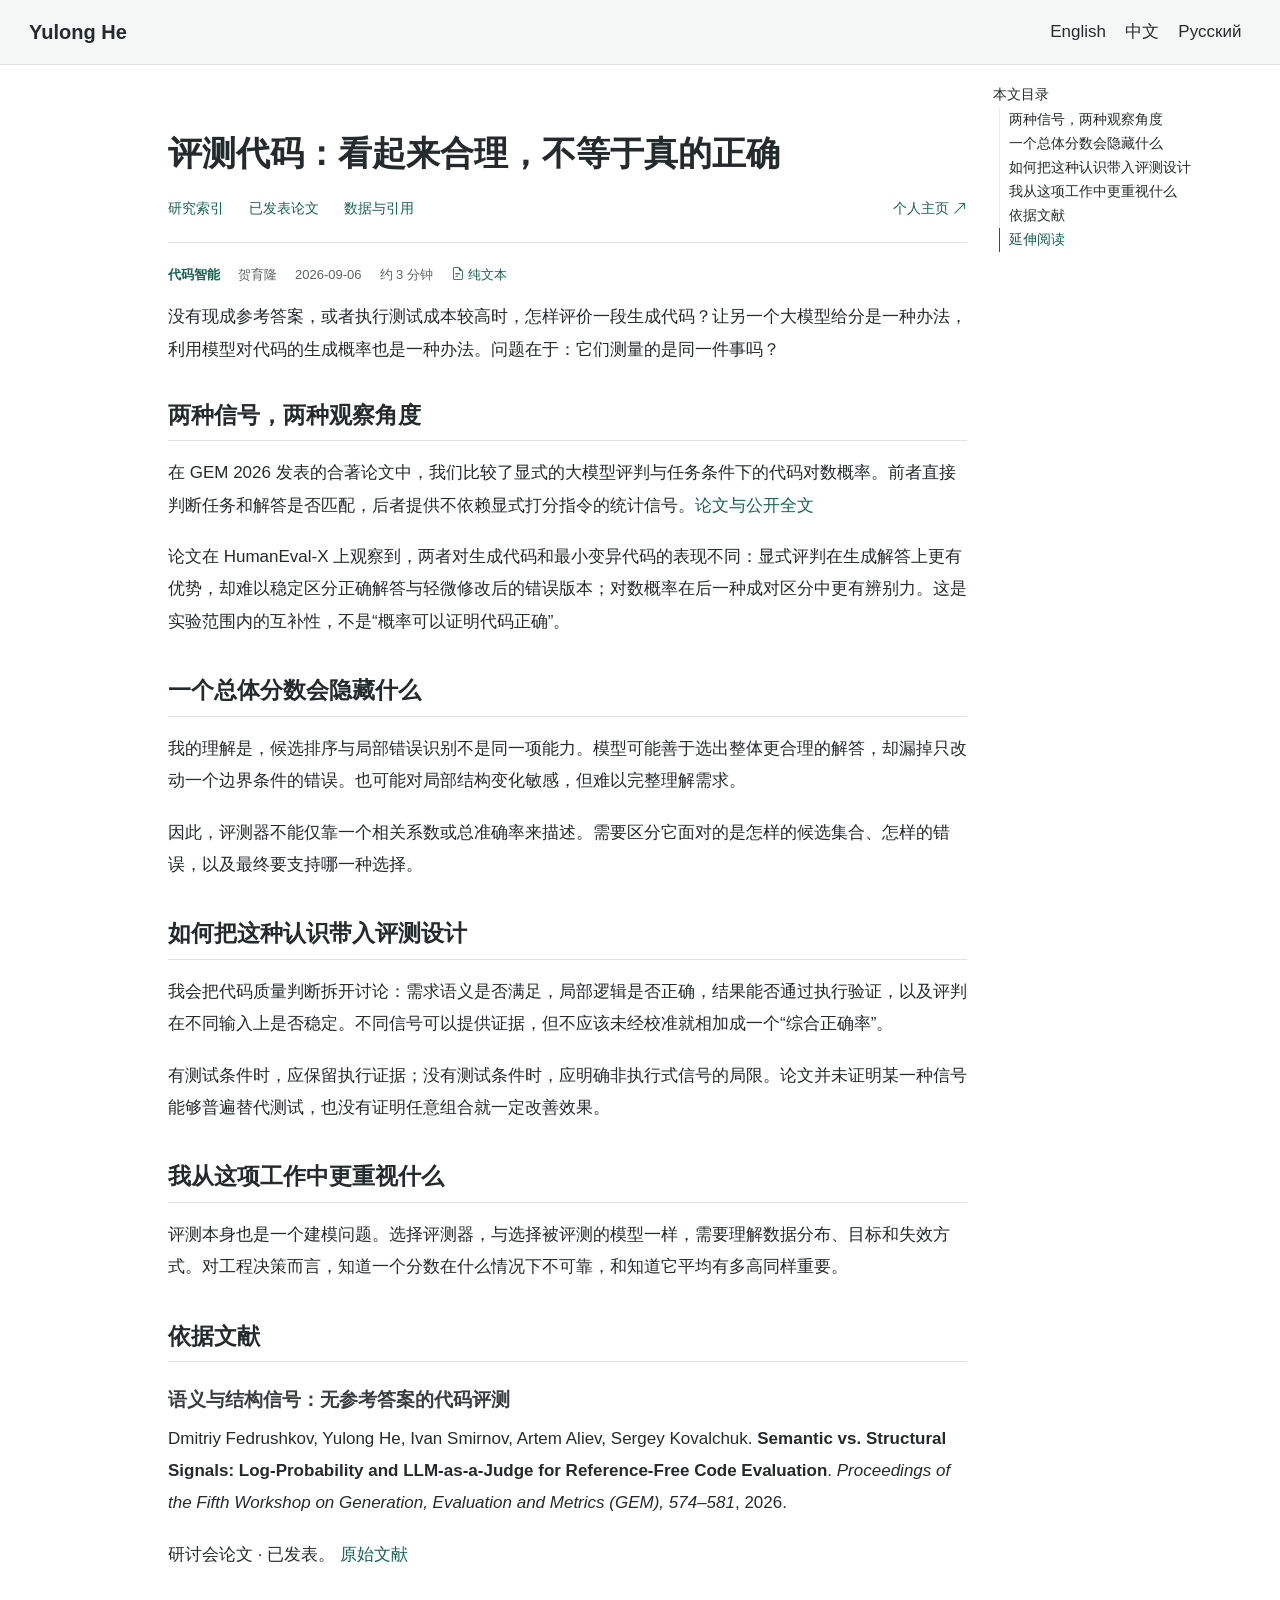
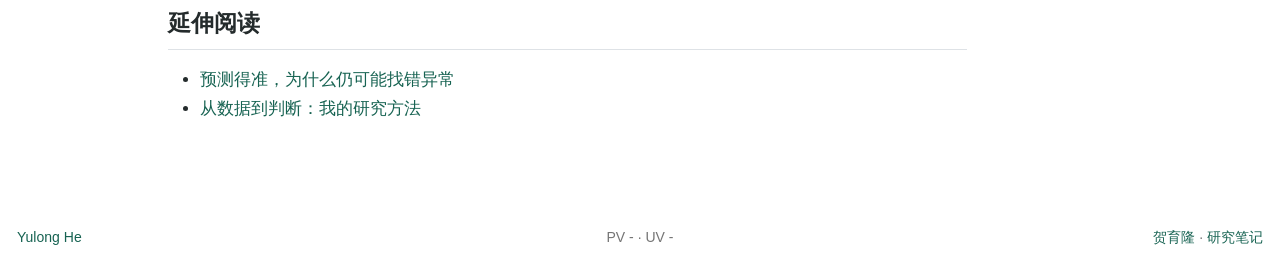
<file: docs/wiki/code-evaluation.html>
<!DOCTYPE html>
<html xmlns="http://www.w3.org/1999/xhtml" lang="zh-CN" xml:lang="zh-CN"><head>

<meta charset="utf-8">
<meta name="generator" content="quarto-1.8.27">

<meta name="viewport" content="width=device-width, initial-scale=1.0, user-scalable=yes">

<meta name="description" content="为什么大模型打分与代码对数概率会给出不同判断？从已发表实验理解评测信号的适用范围。">

<title>评测代码：看起来合理，不等于真的正确 – Yulong He</title>
<style>
code{white-space: pre-wrap;}
span.smallcaps{font-variant: small-caps;}
div.columns{display: flex; gap: min(4vw, 1.5em);}
div.column{flex: auto; overflow-x: auto;}
div.hanging-indent{margin-left: 1.5em; text-indent: -1.5em;}
ul.task-list{list-style: none;}
ul.task-list li input[type="checkbox"] {
  width: 0.8em;
  margin: 0 0.8em 0.2em -1em; /* quarto-specific, see https://github.com/quarto-dev/quarto-cli/issues/4556 */ 
  vertical-align: middle;
}
</style>


<script src="../site_libs/quarto-nav/quarto-nav.js"></script>
<script src="../site_libs/quarto-nav/headroom.min.js"></script>
<link href="../images/yulong.jpg" rel="icon" type="image/jpeg">
<script src="../site_libs/clipboard/clipboard.min.js"></script>
<script src="../site_libs/quarto-html/quarto.js" type="module"></script>
<script src="../site_libs/quarto-html/tabsets/tabsets.js" type="module"></script>
<script src="../site_libs/quarto-html/axe/axe-check.js" type="module"></script>
<script src="../site_libs/quarto-html/popper.min.js"></script>
<script src="../site_libs/quarto-html/tippy.umd.min.js"></script>
<script src="../site_libs/quarto-html/anchor.min.js"></script>
<link href="../site_libs/quarto-html/tippy.css" rel="stylesheet">
<link href="../site_libs/quarto-html/quarto-syntax-highlighting-d7fcc3ff7e490f12cb1c45aad4d93599.css" rel="stylesheet" id="quarto-text-highlighting-styles">
<script src="../site_libs/bootstrap/bootstrap.min.js"></script>
<link href="../site_libs/bootstrap/bootstrap-icons.css" rel="stylesheet">
<link href="../site_libs/bootstrap/bootstrap-8649822c2764226d50282a5db0fee678.min.css" rel="stylesheet" append-hash="true" id="quarto-bootstrap" data-mode="light">
<script id="quarto-search-options" type="application/json">{
  "language": {
    "search-no-results-text": "没有结果",
    "search-matching-documents-text": "匹配的文档",
    "search-copy-link-title": "复制搜索链接",
    "search-hide-matches-text": "隐藏其它匹配结果",
    "search-more-match-text": "更多匹配结果",
    "search-more-matches-text": "更多匹配结果",
    "search-clear-button-title": "清除",
    "search-text-placeholder": "",
    "search-detached-cancel-button-title": "取消",
    "search-submit-button-title": "提交",
    "search-label": "搜索"
  }
}</script>


<link rel="stylesheet" href="wiki.css">
<link rel="canonical" href="https://hreyulog.github.io/wiki/code-evaluation.html">
</head>

<body class="nav-fixed research-wiki quarto-light">

<div id="quarto-search-results"></div>
  <header id="quarto-header" class="headroom fixed-top">
    <nav class="navbar navbar-expand-lg " data-bs-theme="dark">
      <div class="navbar-container container-fluid">
      <div class="navbar-brand-container mx-auto">
    <a class="navbar-brand" href="../index.html">
    <span class="navbar-title">Yulong He</span>
    </a>
  </div>
          <button class="navbar-toggler" type="button" data-bs-toggle="collapse" data-bs-target="#navbarCollapse" aria-controls="navbarCollapse" role="menu" aria-expanded="false" aria-label="展开或折叠导航栏" onclick="if (window.quartoToggleHeadroom) { window.quartoToggleHeadroom(); }">
  <span class="navbar-toggler-icon"></span>
</button>
          <div class="collapse navbar-collapse" id="navbarCollapse">
            <ul class="navbar-nav navbar-nav-scroll ms-auto">
  <li class="nav-item">
    <a class="nav-link" href="../index.html"> 
<span class="menu-text">English</span></a>
  </li>  
  <li class="nav-item">
    <a class="nav-link" href="../Chinese.html"> 
<span class="menu-text">中文</span></a>
  </li>  
  <li class="nav-item">
    <a class="nav-link" href="../Russian.html"> 
<span class="menu-text">Русский</span></a>
  </li>  
</ul>
          </div> <!-- /navcollapse -->
            <div class="quarto-navbar-tools">
</div>
      </div> <!-- /container-fluid -->
    </nav>
</header>
<!-- content -->
<div id="quarto-content" class="quarto-container page-columns page-rows-contents page-layout-article page-navbar">
<!-- sidebar -->
<!-- margin-sidebar -->
    <div id="quarto-margin-sidebar" class="sidebar margin-sidebar">
        <nav id="TOC" role="doc-toc" class="toc-active">
    <h2 id="toc-title">本文目录</h2>
   
  <ul class="collapse">
  <li><a href="#两种信号两种观察角度" id="toc-两种信号两种观察角度" class="nav-link active" data-scroll-target="#两种信号两种观察角度">两种信号，两种观察角度</a></li>
  <li><a href="#一个总体分数会隐藏什么" id="toc-一个总体分数会隐藏什么" class="nav-link" data-scroll-target="#一个总体分数会隐藏什么">一个总体分数会隐藏什么</a></li>
  <li><a href="#如何把这种认识带入评测设计" id="toc-如何把这种认识带入评测设计" class="nav-link" data-scroll-target="#如何把这种认识带入评测设计">如何把这种认识带入评测设计</a></li>
  <li><a href="#我从这项工作中更重视什么" id="toc-我从这项工作中更重视什么" class="nav-link" data-scroll-target="#我从这项工作中更重视什么">我从这项工作中更重视什么</a></li>
  <li><a href="#依据文献" id="toc-依据文献" class="nav-link" data-scroll-target="#依据文献">依据文献</a></li>
  <li><a href="#延伸阅读" id="toc-延伸阅读" class="nav-link" data-scroll-target="#延伸阅读">延伸阅读</a></li>
  </ul>
</nav>
    </div>
<!-- main -->
<main class="content" id="quarto-document-content">

<header id="title-block-header" class="quarto-title-block default">
<div class="quarto-title">
<h1 class="title">评测代码：看起来合理，不等于真的正确</h1>
</div>

<div>
  <div class="description">
    为什么大模型打分与代码对数概率会给出不同判断？从已发表实验理解评测信号的适用范围。
  </div>
</div>


<div class="quarto-title-meta">

    
  
    
  </div>
  


</header>


<nav class="wiki-nav" aria-label="研究页面导航"><a href="index.html">研究索引</a><a href="publications.html">已发表论文</a><a href="access.html">数据与引用</a><a href="../Chinese.html">个人主页 <i class="bi bi-arrow-up-right" aria-hidden="true"></i></a></nav>
<div class="note-meta"><span>代码智能</span><span>贺育隆</span><time datetime="2026-09-06">2026-09-06</time><span>约 3 分钟</span><a href="raw/code-evaluation.md" download=""><i class="bi bi-file-earmark-text" aria-hidden="true"></i> 纯文本</a></div>
<p>没有现成参考答案，或者执行测试成本较高时，怎样评价一段生成代码？让另一个大模型给分是一种办法，利用模型对代码的生成概率也是一种办法。问题在于：它们测量的是同一件事吗？</p>
<section id="两种信号两种观察角度" class="level2">
<h2 class="anchored" data-anchor-id="两种信号两种观察角度">两种信号，两种观察角度</h2>
<p>在 GEM 2026 发表的合著论文中，我们比较了显式的大模型评判与任务条件下的代码对数概率。前者直接判断任务和解答是否匹配，后者提供不依赖显式打分指令的统计信号。<a href="https://aclanthology.org/2026.gem-main.55/">论文与公开全文</a></p>
<p>论文在 HumanEval-X 上观察到，两者对生成代码和最小变异代码的表现不同：显式评判在生成解答上更有优势，却难以稳定区分正确解答与轻微修改后的错误版本；对数概率在后一种成对区分中更有辨别力。这是实验范围内的互补性，不是“概率可以证明代码正确”。</p>
</section>
<section id="一个总体分数会隐藏什么" class="level2">
<h2 class="anchored" data-anchor-id="一个总体分数会隐藏什么">一个总体分数会隐藏什么</h2>
<p>我的理解是，候选排序与局部错误识别不是同一项能力。模型可能善于选出整体更合理的解答，却漏掉只改动一个边界条件的错误。也可能对局部结构变化敏感，但难以完整理解需求。</p>
<p>因此，评测器不能仅靠一个相关系数或总准确率来描述。需要区分它面对的是怎样的候选集合、怎样的错误，以及最终要支持哪一种选择。</p>
</section>
<section id="如何把这种认识带入评测设计" class="level2">
<h2 class="anchored" data-anchor-id="如何把这种认识带入评测设计">如何把这种认识带入评测设计</h2>
<p>我会把代码质量判断拆开讨论：需求语义是否满足，局部逻辑是否正确，结果能否通过执行验证，以及评判在不同输入上是否稳定。不同信号可以提供证据，但不应该未经校准就相加成一个“综合正确率”。</p>
<p>有测试条件时，应保留执行证据；没有测试条件时，应明确非执行式信号的局限。论文并未证明某一种信号能够普遍替代测试，也没有证明任意组合就一定改善效果。</p>
</section>
<section id="我从这项工作中更重视什么" class="level2">
<h2 class="anchored" data-anchor-id="我从这项工作中更重视什么">我从这项工作中更重视什么</h2>
<p>评测本身也是一个建模问题。选择评测器，与选择被评测的模型一样，需要理解数据分布、目标和失效方式。对工程决策而言，知道一个分数在什么情况下不可靠，和知道它平均有多高同样重要。</p>
</section>
<section id="依据文献" class="level2">
<h2 class="anchored" data-anchor-id="依据文献">依据文献</h2>
<section id="语义与结构信号无参考答案的代码评测" class="level3">
<h3 class="anchored" data-anchor-id="语义与结构信号无参考答案的代码评测">语义与结构信号：无参考答案的代码评测</h3>
<p>Dmitriy Fedrushkov, Yulong He, Ivan Smirnov, Artem Aliev, Sergey Kovalchuk. <strong>Semantic vs.&nbsp;Structural Signals: Log-Probability and LLM-as-a-Judge for Reference-Free Code Evaluation</strong>. <em>Proceedings of the Fifth Workshop on Generation, Evaluation and Metrics (GEM), 574–581</em>, 2026.</p>
<p>研讨会论文 · 已发表。 <a href="https://aclanthology.org/2026.gem-main.55/">原始文献</a></p>
</section>
</section>
<section id="延伸阅读" class="level2">
<h2 class="anchored" data-anchor-id="延伸阅读">延伸阅读</h2>
<ul>
<li><a href="../wiki/anomaly-detection.html">预测得准，为什么仍可能找错异常</a></li>
<li><a href="../wiki/research-approach.html">从数据到判断：我的研究方法</a></li>
</ul>
<script type="application/ld+json">{
  "@context": "https://schema.org",
  "@type": "Article",
  "headline": "评测代码：看起来合理，不等于真的正确",
  "description": "为什么大模型打分与代码对数概率会给出不同判断？从已发表实验理解评测信号的适用范围。",
  "inLanguage": "zh-CN",
  "author": {
    "@type": "Person",
    "name": "贺育隆",
    "alternateName": "Yulong He",
    "url": "https://hreyulog.github.io"
  },
  "datePublished": "2026-09-06",
  "dateModified": "2026-09-06",
  "mainEntityOfPage": "https://hreyulog.github.io/wiki/code-evaluation.html",
  "url": "https://hreyulog.github.io/wiki/code-evaluation.html",
  "articleSection": "代码智能",
  "citation": [
    "https://aclanthology.org/2026.gem-main.55/"
  ],
  "encoding": {
    "@type": "MediaObject",
    "contentUrl": "https://hreyulog.github.io/wiki/raw/code-evaluation.md",
    "encodingFormat": "text/markdown"
  }
}</script>


</section>

</main> <!-- /main -->
<script defer="" data-api="https://busuanzi.9420.ltd/api" src="https://busuanzi.9420.ltd/js"></script>
<script id="quarto-html-after-body" type="application/javascript">
  window.document.addEventListener("DOMContentLoaded", function (event) {
    const icon = "";
    const anchorJS = new window.AnchorJS();
    anchorJS.options = {
      placement: 'right',
      icon: icon
    };
    anchorJS.add('.anchored');
    const isCodeAnnotation = (el) => {
      for (const clz of el.classList) {
        if (clz.startsWith('code-annotation-')) {                     
          return true;
        }
      }
      return false;
    }
    const onCopySuccess = function(e) {
      // button target
      const button = e.trigger;
      // don't keep focus
      button.blur();
      // flash "checked"
      button.classList.add('code-copy-button-checked');
      var currentTitle = button.getAttribute("title");
      button.setAttribute("title", "已复制");
      let tooltip;
      if (window.bootstrap) {
        button.setAttribute("data-bs-toggle", "tooltip");
        button.setAttribute("data-bs-placement", "left");
        button.setAttribute("data-bs-title", "已复制");
        tooltip = new bootstrap.Tooltip(button, 
          { trigger: "manual", 
            customClass: "code-copy-button-tooltip",
            offset: [0, -8]});
        tooltip.show();    
      }
      setTimeout(function() {
        if (tooltip) {
          tooltip.hide();
          button.removeAttribute("data-bs-title");
          button.removeAttribute("data-bs-toggle");
          button.removeAttribute("data-bs-placement");
        }
        button.setAttribute("title", currentTitle);
        button.classList.remove('code-copy-button-checked');
      }, 1000);
      // clear code selection
      e.clearSelection();
    }
    const getTextToCopy = function(trigger) {
      const outerScaffold = trigger.parentElement.cloneNode(true);
      const codeEl = outerScaffold.querySelector('code');
      for (const childEl of codeEl.children) {
        if (isCodeAnnotation(childEl)) {
          childEl.remove();
        }
      }
      return codeEl.innerText;
    }
    const clipboard = new window.ClipboardJS('.code-copy-button:not([data-in-quarto-modal])', {
      text: getTextToCopy
    });
    clipboard.on('success', onCopySuccess);
    if (window.document.getElementById('quarto-embedded-source-code-modal')) {
      const clipboardModal = new window.ClipboardJS('.code-copy-button[data-in-quarto-modal]', {
        text: getTextToCopy,
        container: window.document.getElementById('quarto-embedded-source-code-modal')
      });
      clipboardModal.on('success', onCopySuccess);
    }
      var localhostRegex = new RegExp(/^(?:http|https):\/\/localhost\:?[0-9]*\//);
      var mailtoRegex = new RegExp(/^mailto:/);
        var filterRegex = new RegExp("https:\/\/hreyulog\.github\.io");
      var isInternal = (href) => {
          return filterRegex.test(href) || localhostRegex.test(href) || mailtoRegex.test(href);
      }
      // Inspect non-navigation links and adorn them if external
     var links = window.document.querySelectorAll('a[href]:not(.nav-link):not(.navbar-brand):not(.toc-action):not(.sidebar-link):not(.sidebar-item-toggle):not(.pagination-link):not(.no-external):not([aria-hidden]):not(.dropdown-item):not(.quarto-navigation-tool):not(.about-link)');
      for (var i=0; i<links.length; i++) {
        const link = links[i];
        if (!isInternal(link.href)) {
          // undo the damage that might have been done by quarto-nav.js in the case of
          // links that we want to consider external
          if (link.dataset.originalHref !== undefined) {
            link.href = link.dataset.originalHref;
          }
        }
      }
    function tippyHover(el, contentFn, onTriggerFn, onUntriggerFn) {
      const config = {
        allowHTML: true,
        maxWidth: 500,
        delay: 100,
        arrow: false,
        appendTo: function(el) {
            return el.parentElement;
        },
        interactive: true,
        interactiveBorder: 10,
        theme: 'quarto',
        placement: 'bottom-start',
      };
      if (contentFn) {
        config.content = contentFn;
      }
      if (onTriggerFn) {
        config.onTrigger = onTriggerFn;
      }
      if (onUntriggerFn) {
        config.onUntrigger = onUntriggerFn;
      }
      window.tippy(el, config); 
    }
    const noterefs = window.document.querySelectorAll('a[role="doc-noteref"]');
    for (var i=0; i<noterefs.length; i++) {
      const ref = noterefs[i];
      tippyHover(ref, function() {
        // use id or data attribute instead here
        let href = ref.getAttribute('data-footnote-href') || ref.getAttribute('href');
        try { href = new URL(href).hash; } catch {}
        const id = href.replace(/^#\/?/, "");
        const note = window.document.getElementById(id);
        if (note) {
          return note.innerHTML;
        } else {
          return "";
        }
      });
    }
    const xrefs = window.document.querySelectorAll('a.quarto-xref');
    const processXRef = (id, note) => {
      // Strip column container classes
      const stripColumnClz = (el) => {
        el.classList.remove("page-full", "page-columns");
        if (el.children) {
          for (const child of el.children) {
            stripColumnClz(child);
          }
        }
      }
      stripColumnClz(note)
      if (id === null || id.startsWith('sec-')) {
        // Special case sections, only their first couple elements
        const container = document.createElement("div");
        if (note.children && note.children.length > 2) {
          container.appendChild(note.children[0].cloneNode(true));
          for (let i = 1; i < note.children.length; i++) {
            const child = note.children[i];
            if (child.tagName === "P" && child.innerText === "") {
              continue;
            } else {
              container.appendChild(child.cloneNode(true));
              break;
            }
          }
          if (window.Quarto?.typesetMath) {
            window.Quarto.typesetMath(container);
          }
          return container.innerHTML
        } else {
          if (window.Quarto?.typesetMath) {
            window.Quarto.typesetMath(note);
          }
          return note.innerHTML;
        }
      } else {
        // Remove any anchor links if they are present
        const anchorLink = note.querySelector('a.anchorjs-link');
        if (anchorLink) {
          anchorLink.remove();
        }
        if (window.Quarto?.typesetMath) {
          window.Quarto.typesetMath(note);
        }
        if (note.classList.contains("callout")) {
          return note.outerHTML;
        } else {
          return note.innerHTML;
        }
      }
    }
    for (var i=0; i<xrefs.length; i++) {
      const xref = xrefs[i];
      tippyHover(xref, undefined, function(instance) {
        instance.disable();
        let url = xref.getAttribute('href');
        let hash = undefined; 
        if (url.startsWith('#')) {
          hash = url;
        } else {
          try { hash = new URL(url).hash; } catch {}
        }
        if (hash) {
          const id = hash.replace(/^#\/?/, "");
          const note = window.document.getElementById(id);
          if (note !== null) {
            try {
              const html = processXRef(id, note.cloneNode(true));
              instance.setContent(html);
            } finally {
              instance.enable();
              instance.show();
            }
          } else {
            // See if we can fetch this
            fetch(url.split('#')[0])
            .then(res => res.text())
            .then(html => {
              const parser = new DOMParser();
              const htmlDoc = parser.parseFromString(html, "text/html");
              const note = htmlDoc.getElementById(id);
              if (note !== null) {
                const html = processXRef(id, note);
                instance.setContent(html);
              } 
            }).finally(() => {
              instance.enable();
              instance.show();
            });
          }
        } else {
          // See if we can fetch a full url (with no hash to target)
          // This is a special case and we should probably do some content thinning / targeting
          fetch(url)
          .then(res => res.text())
          .then(html => {
            const parser = new DOMParser();
            const htmlDoc = parser.parseFromString(html, "text/html");
            const note = htmlDoc.querySelector('main.content');
            if (note !== null) {
              // This should only happen for chapter cross references
              // (since there is no id in the URL)
              // remove the first header
              if (note.children.length > 0 && note.children[0].tagName === "HEADER") {
                note.children[0].remove();
              }
              const html = processXRef(null, note);
              instance.setContent(html);
            } 
          }).finally(() => {
            instance.enable();
            instance.show();
          });
        }
      }, function(instance) {
      });
    }
        let selectedAnnoteEl;
        const selectorForAnnotation = ( cell, annotation) => {
          let cellAttr = 'data-code-cell="' + cell + '"';
          let lineAttr = 'data-code-annotation="' +  annotation + '"';
          const selector = 'span[' + cellAttr + '][' + lineAttr + ']';
          return selector;
        }
        const selectCodeLines = (annoteEl) => {
          const doc = window.document;
          const targetCell = annoteEl.getAttribute("data-target-cell");
          const targetAnnotation = annoteEl.getAttribute("data-target-annotation");
          const annoteSpan = window.document.querySelector(selectorForAnnotation(targetCell, targetAnnotation));
          const lines = annoteSpan.getAttribute("data-code-lines").split(",");
          const lineIds = lines.map((line) => {
            return targetCell + "-" + line;
          })
          let top = null;
          let height = null;
          let parent = null;
          if (lineIds.length > 0) {
              //compute the position of the single el (top and bottom and make a div)
              const el = window.document.getElementById(lineIds[0]);
              top = el.offsetTop;
              height = el.offsetHeight;
              parent = el.parentElement.parentElement;
            if (lineIds.length > 1) {
              const lastEl = window.document.getElementById(lineIds[lineIds.length - 1]);
              const bottom = lastEl.offsetTop + lastEl.offsetHeight;
              height = bottom - top;
            }
            if (top !== null && height !== null && parent !== null) {
              // cook up a div (if necessary) and position it 
              let div = window.document.getElementById("code-annotation-line-highlight");
              if (div === null) {
                div = window.document.createElement("div");
                div.setAttribute("id", "code-annotation-line-highlight");
                div.style.position = 'absolute';
                parent.appendChild(div);
              }
              div.style.top = top - 2 + "px";
              div.style.height = height + 4 + "px";
              div.style.left = 0;
              let gutterDiv = window.document.getElementById("code-annotation-line-highlight-gutter");
              if (gutterDiv === null) {
                gutterDiv = window.document.createElement("div");
                gutterDiv.setAttribute("id", "code-annotation-line-highlight-gutter");
                gutterDiv.style.position = 'absolute';
                const codeCell = window.document.getElementById(targetCell);
                const gutter = codeCell.querySelector('.code-annotation-gutter');
                gutter.appendChild(gutterDiv);
              }
              gutterDiv.style.top = top - 2 + "px";
              gutterDiv.style.height = height + 4 + "px";
            }
            selectedAnnoteEl = annoteEl;
          }
        };
        const unselectCodeLines = () => {
          const elementsIds = ["code-annotation-line-highlight", "code-annotation-line-highlight-gutter"];
          elementsIds.forEach((elId) => {
            const div = window.document.getElementById(elId);
            if (div) {
              div.remove();
            }
          });
          selectedAnnoteEl = undefined;
        };
          // Handle positioning of the toggle
      window.addEventListener(
        "resize",
        throttle(() => {
          elRect = undefined;
          if (selectedAnnoteEl) {
            selectCodeLines(selectedAnnoteEl);
          }
        }, 10)
      );
      function throttle(fn, ms) {
      let throttle = false;
      let timer;
        return (...args) => {
          if(!throttle) { // first call gets through
              fn.apply(this, args);
              throttle = true;
          } else { // all the others get throttled
              if(timer) clearTimeout(timer); // cancel #2
              timer = setTimeout(() => {
                fn.apply(this, args);
                timer = throttle = false;
              }, ms);
          }
        };
      }
        // Attach click handler to the DT
        const annoteDls = window.document.querySelectorAll('dt[data-target-cell]');
        for (const annoteDlNode of annoteDls) {
          annoteDlNode.addEventListener('click', (event) => {
            const clickedEl = event.target;
            if (clickedEl !== selectedAnnoteEl) {
              unselectCodeLines();
              const activeEl = window.document.querySelector('dt[data-target-cell].code-annotation-active');
              if (activeEl) {
                activeEl.classList.remove('code-annotation-active');
              }
              selectCodeLines(clickedEl);
              clickedEl.classList.add('code-annotation-active');
            } else {
              // Unselect the line
              unselectCodeLines();
              clickedEl.classList.remove('code-annotation-active');
            }
          });
        }
    const findCites = (el) => {
      const parentEl = el.parentElement;
      if (parentEl) {
        const cites = parentEl.dataset.cites;
        if (cites) {
          return {
            el,
            cites: cites.split(' ')
          };
        } else {
          return findCites(el.parentElement)
        }
      } else {
        return undefined;
      }
    };
    var bibliorefs = window.document.querySelectorAll('a[role="doc-biblioref"]');
    for (var i=0; i<bibliorefs.length; i++) {
      const ref = bibliorefs[i];
      const citeInfo = findCites(ref);
      if (citeInfo) {
        tippyHover(citeInfo.el, function() {
          var popup = window.document.createElement('div');
          citeInfo.cites.forEach(function(cite) {
            var citeDiv = window.document.createElement('div');
            citeDiv.classList.add('hanging-indent');
            citeDiv.classList.add('csl-entry');
            var biblioDiv = window.document.getElementById('ref-' + cite);
            if (biblioDiv) {
              citeDiv.innerHTML = biblioDiv.innerHTML;
            }
            popup.appendChild(citeDiv);
          });
          return popup.innerHTML;
        });
      }
    }
  });
  </script>
</div> <!-- /content -->
<footer class="footer">
  <div class="nav-footer">
    <div class="nav-footer-left">
<p><a href="https://hreyulog.github.io">Yulong He</a><br></p>
</div>   
    <div class="nav-footer-center">
<p>PV <span id="busuanzi_site_pv">-</span> · UV <span id="busuanzi_site_uv">-</span><br></p>
</div>
    <div class="nav-footer-right">
<p><a href="https://hreyulog.github.io">贺育隆</a> · <a href="../wiki/index.html">研究笔记</a><br></p>
</div>
  </div>
</footer>




</body></html>
</file>
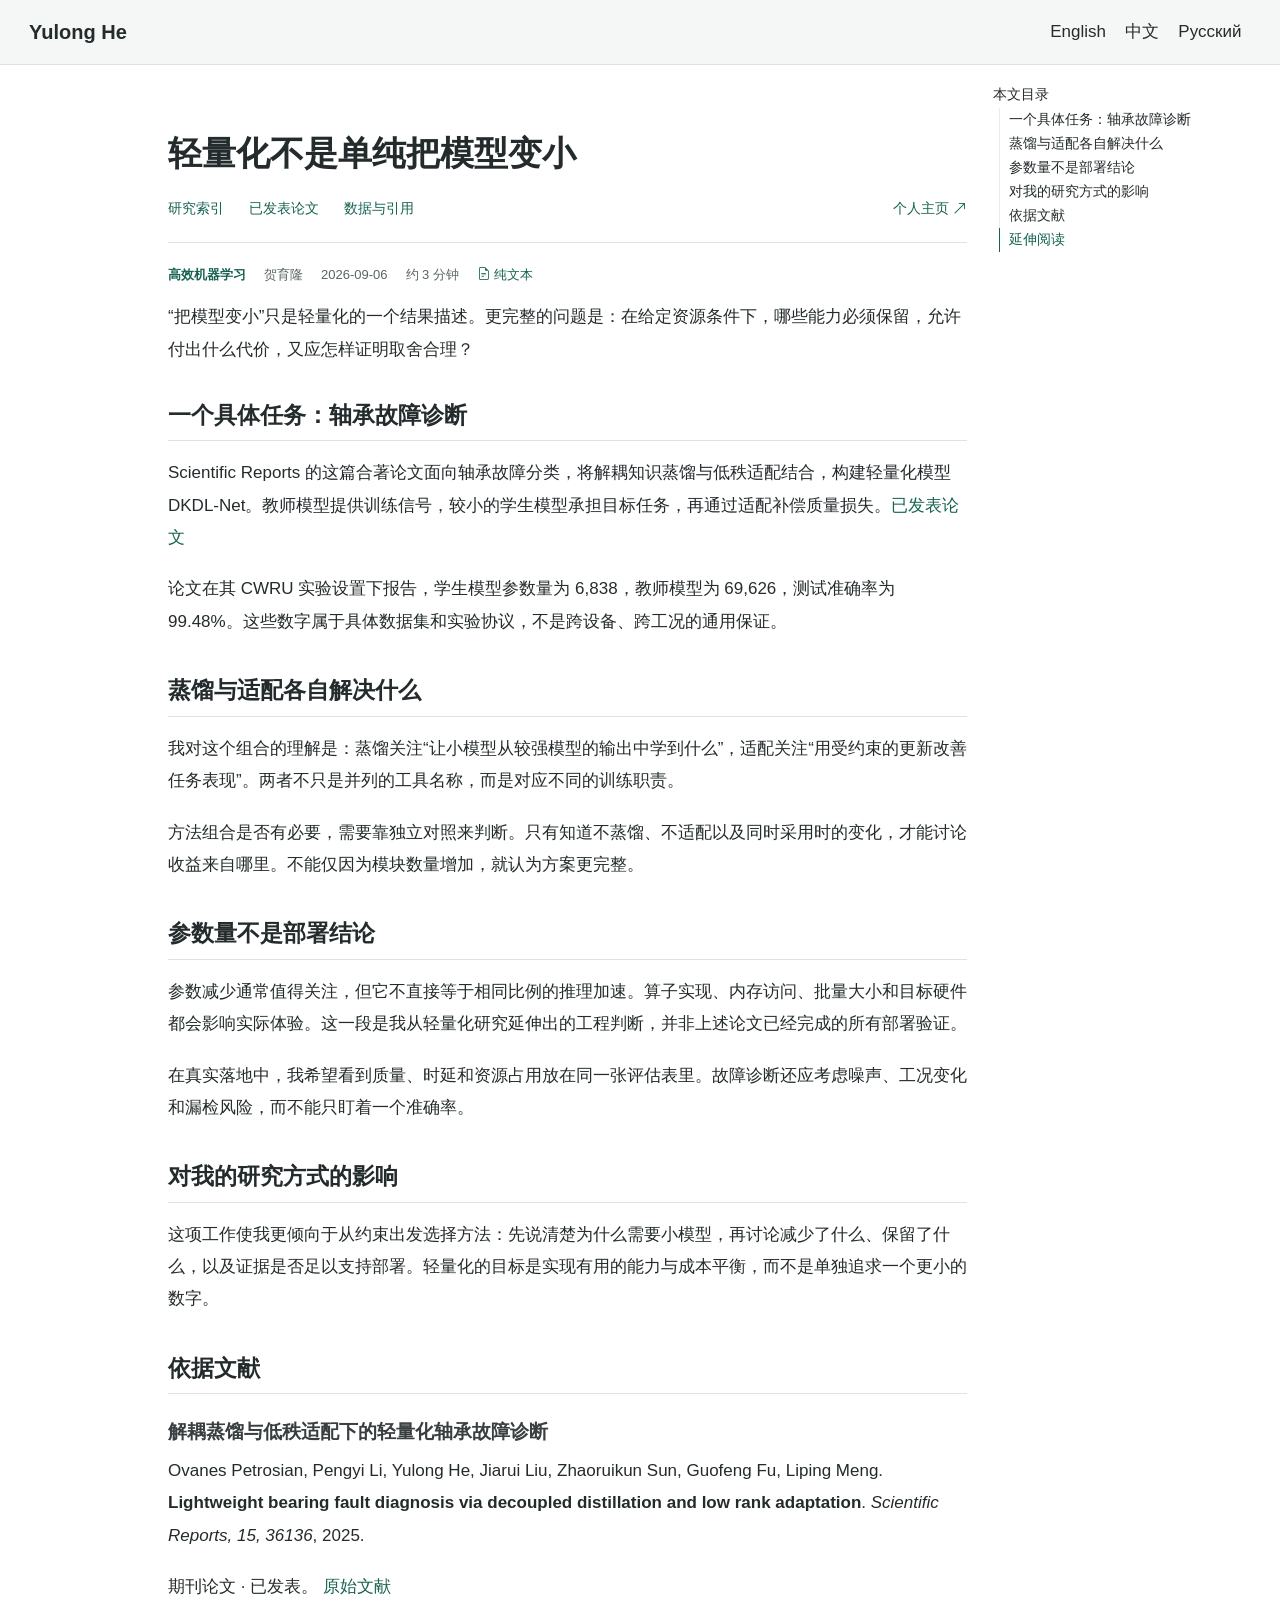
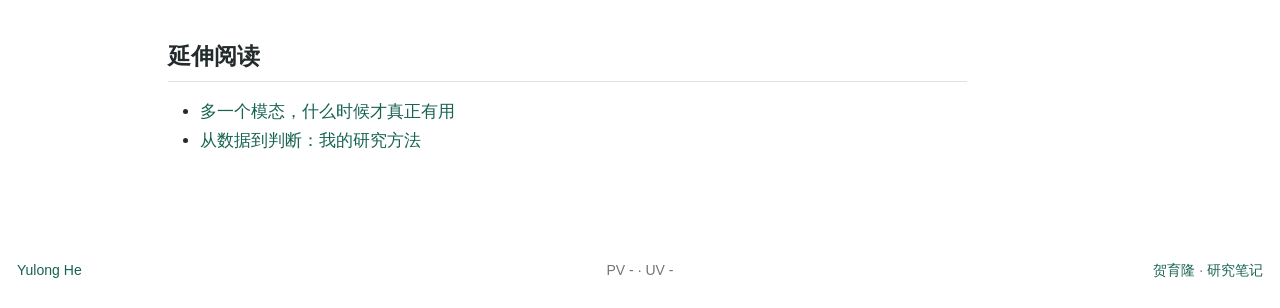
<file: docs/wiki/efficient-models.html>
<!DOCTYPE html>
<html xmlns="http://www.w3.org/1999/xhtml" lang="zh-CN" xml:lang="zh-CN"><head>

<meta charset="utf-8">
<meta name="generator" content="quarto-1.8.27">

<meta name="viewport" content="width=device-width, initial-scale=1.0, user-scalable=yes">

<meta name="description" content="从轴承故障诊断出发，理解知识蒸馏、低秩适配与质量约束之间的关系。">

<title>轻量化不是单纯把模型变小 – Yulong He</title>
<style>
code{white-space: pre-wrap;}
span.smallcaps{font-variant: small-caps;}
div.columns{display: flex; gap: min(4vw, 1.5em);}
div.column{flex: auto; overflow-x: auto;}
div.hanging-indent{margin-left: 1.5em; text-indent: -1.5em;}
ul.task-list{list-style: none;}
ul.task-list li input[type="checkbox"] {
  width: 0.8em;
  margin: 0 0.8em 0.2em -1em; /* quarto-specific, see https://github.com/quarto-dev/quarto-cli/issues/4556 */ 
  vertical-align: middle;
}
</style>


<script src="../site_libs/quarto-nav/quarto-nav.js"></script>
<script src="../site_libs/quarto-nav/headroom.min.js"></script>
<link href="../images/yulong.jpg" rel="icon" type="image/jpeg">
<script src="../site_libs/clipboard/clipboard.min.js"></script>
<script src="../site_libs/quarto-html/quarto.js" type="module"></script>
<script src="../site_libs/quarto-html/tabsets/tabsets.js" type="module"></script>
<script src="../site_libs/quarto-html/axe/axe-check.js" type="module"></script>
<script src="../site_libs/quarto-html/popper.min.js"></script>
<script src="../site_libs/quarto-html/tippy.umd.min.js"></script>
<script src="../site_libs/quarto-html/anchor.min.js"></script>
<link href="../site_libs/quarto-html/tippy.css" rel="stylesheet">
<link href="../site_libs/quarto-html/quarto-syntax-highlighting-d7fcc3ff7e490f12cb1c45aad4d93599.css" rel="stylesheet" id="quarto-text-highlighting-styles">
<script src="../site_libs/bootstrap/bootstrap.min.js"></script>
<link href="../site_libs/bootstrap/bootstrap-icons.css" rel="stylesheet">
<link href="../site_libs/bootstrap/bootstrap-8649822c2764226d50282a5db0fee678.min.css" rel="stylesheet" append-hash="true" id="quarto-bootstrap" data-mode="light">
<script id="quarto-search-options" type="application/json">{
  "language": {
    "search-no-results-text": "没有结果",
    "search-matching-documents-text": "匹配的文档",
    "search-copy-link-title": "复制搜索链接",
    "search-hide-matches-text": "隐藏其它匹配结果",
    "search-more-match-text": "更多匹配结果",
    "search-more-matches-text": "更多匹配结果",
    "search-clear-button-title": "清除",
    "search-text-placeholder": "",
    "search-detached-cancel-button-title": "取消",
    "search-submit-button-title": "提交",
    "search-label": "搜索"
  }
}</script>


<link rel="stylesheet" href="wiki.css">
<link rel="canonical" href="https://hreyulog.github.io/wiki/efficient-models.html">
</head>

<body class="nav-fixed research-wiki quarto-light">

<div id="quarto-search-results"></div>
  <header id="quarto-header" class="headroom fixed-top">
    <nav class="navbar navbar-expand-lg " data-bs-theme="dark">
      <div class="navbar-container container-fluid">
      <div class="navbar-brand-container mx-auto">
    <a class="navbar-brand" href="../index.html">
    <span class="navbar-title">Yulong He</span>
    </a>
  </div>
          <button class="navbar-toggler" type="button" data-bs-toggle="collapse" data-bs-target="#navbarCollapse" aria-controls="navbarCollapse" role="menu" aria-expanded="false" aria-label="展开或折叠导航栏" onclick="if (window.quartoToggleHeadroom) { window.quartoToggleHeadroom(); }">
  <span class="navbar-toggler-icon"></span>
</button>
          <div class="collapse navbar-collapse" id="navbarCollapse">
            <ul class="navbar-nav navbar-nav-scroll ms-auto">
  <li class="nav-item">
    <a class="nav-link" href="../index.html"> 
<span class="menu-text">English</span></a>
  </li>  
  <li class="nav-item">
    <a class="nav-link" href="../Chinese.html"> 
<span class="menu-text">中文</span></a>
  </li>  
  <li class="nav-item">
    <a class="nav-link" href="../Russian.html"> 
<span class="menu-text">Русский</span></a>
  </li>  
</ul>
          </div> <!-- /navcollapse -->
            <div class="quarto-navbar-tools">
</div>
      </div> <!-- /container-fluid -->
    </nav>
</header>
<!-- content -->
<div id="quarto-content" class="quarto-container page-columns page-rows-contents page-layout-article page-navbar">
<!-- sidebar -->
<!-- margin-sidebar -->
    <div id="quarto-margin-sidebar" class="sidebar margin-sidebar">
        <nav id="TOC" role="doc-toc" class="toc-active">
    <h2 id="toc-title">本文目录</h2>
   
  <ul class="collapse">
  <li><a href="#一个具体任务轴承故障诊断" id="toc-一个具体任务轴承故障诊断" class="nav-link active" data-scroll-target="#一个具体任务轴承故障诊断">一个具体任务：轴承故障诊断</a></li>
  <li><a href="#蒸馏与适配各自解决什么" id="toc-蒸馏与适配各自解决什么" class="nav-link" data-scroll-target="#蒸馏与适配各自解决什么">蒸馏与适配各自解决什么</a></li>
  <li><a href="#参数量不是部署结论" id="toc-参数量不是部署结论" class="nav-link" data-scroll-target="#参数量不是部署结论">参数量不是部署结论</a></li>
  <li><a href="#对我的研究方式的影响" id="toc-对我的研究方式的影响" class="nav-link" data-scroll-target="#对我的研究方式的影响">对我的研究方式的影响</a></li>
  <li><a href="#依据文献" id="toc-依据文献" class="nav-link" data-scroll-target="#依据文献">依据文献</a></li>
  <li><a href="#延伸阅读" id="toc-延伸阅读" class="nav-link" data-scroll-target="#延伸阅读">延伸阅读</a></li>
  </ul>
</nav>
    </div>
<!-- main -->
<main class="content" id="quarto-document-content">

<header id="title-block-header" class="quarto-title-block default">
<div class="quarto-title">
<h1 class="title">轻量化不是单纯把模型变小</h1>
</div>

<div>
  <div class="description">
    从轴承故障诊断出发，理解知识蒸馏、低秩适配与质量约束之间的关系。
  </div>
</div>


<div class="quarto-title-meta">

    
  
    
  </div>
  


</header>


<nav class="wiki-nav" aria-label="研究页面导航"><a href="index.html">研究索引</a><a href="publications.html">已发表论文</a><a href="access.html">数据与引用</a><a href="../Chinese.html">个人主页 <i class="bi bi-arrow-up-right" aria-hidden="true"></i></a></nav>
<div class="note-meta"><span>高效机器学习</span><span>贺育隆</span><time datetime="2026-09-06">2026-09-06</time><span>约 3 分钟</span><a href="raw/efficient-models.md" download=""><i class="bi bi-file-earmark-text" aria-hidden="true"></i> 纯文本</a></div>
<p>“把模型变小”只是轻量化的一个结果描述。更完整的问题是：在给定资源条件下，哪些能力必须保留，允许付出什么代价，又应怎样证明取舍合理？</p>
<section id="一个具体任务轴承故障诊断" class="level2">
<h2 class="anchored" data-anchor-id="一个具体任务轴承故障诊断">一个具体任务：轴承故障诊断</h2>
<p>Scientific Reports 的这篇合著论文面向轴承故障分类，将解耦知识蒸馏与低秩适配结合，构建轻量化模型 DKDL-Net。教师模型提供训练信号，较小的学生模型承担目标任务，再通过适配补偿质量损失。<a href="https://doi.org/10.1038/s41598-025-06734-y">已发表论文</a></p>
<p>论文在其 CWRU 实验设置下报告，学生模型参数量为 6,838，教师模型为 69,626，测试准确率为 99.48%。这些数字属于具体数据集和实验协议，不是跨设备、跨工况的通用保证。</p>
</section>
<section id="蒸馏与适配各自解决什么" class="level2">
<h2 class="anchored" data-anchor-id="蒸馏与适配各自解决什么">蒸馏与适配各自解决什么</h2>
<p>我对这个组合的理解是：蒸馏关注“让小模型从较强模型的输出中学到什么”，适配关注“用受约束的更新改善任务表现”。两者不只是并列的工具名称，而是对应不同的训练职责。</p>
<p>方法组合是否有必要，需要靠独立对照来判断。只有知道不蒸馏、不适配以及同时采用时的变化，才能讨论收益来自哪里。不能仅因为模块数量增加，就认为方案更完整。</p>
</section>
<section id="参数量不是部署结论" class="level2">
<h2 class="anchored" data-anchor-id="参数量不是部署结论">参数量不是部署结论</h2>
<p>参数减少通常值得关注，但它不直接等于相同比例的推理加速。算子实现、内存访问、批量大小和目标硬件都会影响实际体验。这一段是我从轻量化研究延伸出的工程判断，并非上述论文已经完成的所有部署验证。</p>
<p>在真实落地中，我希望看到质量、时延和资源占用放在同一张评估表里。故障诊断还应考虑噪声、工况变化和漏检风险，而不能只盯着一个准确率。</p>
</section>
<section id="对我的研究方式的影响" class="level2">
<h2 class="anchored" data-anchor-id="对我的研究方式的影响">对我的研究方式的影响</h2>
<p>这项工作使我更倾向于从约束出发选择方法：先说清楚为什么需要小模型，再讨论减少了什么、保留了什么，以及证据是否足以支持部署。轻量化的目标是实现有用的能力与成本平衡，而不是单独追求一个更小的数字。</p>
</section>
<section id="依据文献" class="level2">
<h2 class="anchored" data-anchor-id="依据文献">依据文献</h2>
<section id="解耦蒸馏与低秩适配下的轻量化轴承故障诊断" class="level3">
<h3 class="anchored" data-anchor-id="解耦蒸馏与低秩适配下的轻量化轴承故障诊断">解耦蒸馏与低秩适配下的轻量化轴承故障诊断</h3>
<p>Ovanes Petrosian, Pengyi Li, Yulong He, Jiarui Liu, Zhaoruikun Sun, Guofeng Fu, Liping Meng. <strong>Lightweight bearing fault diagnosis via decoupled distillation and low rank adaptation</strong>. <em>Scientific Reports, 15, 36136</em>, 2025.</p>
<p>期刊论文 · 已发表。 <a href="https://doi.org/10.1038/s41598-025-06734-y">原始文献</a></p>
</section>
</section>
<section id="延伸阅读" class="level2">
<h2 class="anchored" data-anchor-id="延伸阅读">延伸阅读</h2>
<ul>
<li><a href="../wiki/multimodal-robustness.html">多一个模态，什么时候才真正有用</a></li>
<li><a href="../wiki/research-approach.html">从数据到判断：我的研究方法</a></li>
</ul>
<script type="application/ld+json">{
  "@context": "https://schema.org",
  "@type": "Article",
  "headline": "轻量化不是单纯把模型变小",
  "description": "从轴承故障诊断出发，理解知识蒸馏、低秩适配与质量约束之间的关系。",
  "inLanguage": "zh-CN",
  "author": {
    "@type": "Person",
    "name": "贺育隆",
    "alternateName": "Yulong He",
    "url": "https://hreyulog.github.io"
  },
  "datePublished": "2026-09-06",
  "dateModified": "2026-09-06",
  "mainEntityOfPage": "https://hreyulog.github.io/wiki/efficient-models.html",
  "url": "https://hreyulog.github.io/wiki/efficient-models.html",
  "articleSection": "高效机器学习",
  "citation": [
    "https://doi.org/10.1038/s41598-025-06734-y"
  ],
  "encoding": {
    "@type": "MediaObject",
    "contentUrl": "https://hreyulog.github.io/wiki/raw/efficient-models.md",
    "encodingFormat": "text/markdown"
  }
}</script>


</section>

</main> <!-- /main -->
<script defer="" data-api="https://busuanzi.9420.ltd/api" src="https://busuanzi.9420.ltd/js"></script>
<script id="quarto-html-after-body" type="application/javascript">
  window.document.addEventListener("DOMContentLoaded", function (event) {
    const icon = "";
    const anchorJS = new window.AnchorJS();
    anchorJS.options = {
      placement: 'right',
      icon: icon
    };
    anchorJS.add('.anchored');
    const isCodeAnnotation = (el) => {
      for (const clz of el.classList) {
        if (clz.startsWith('code-annotation-')) {                     
          return true;
        }
      }
      return false;
    }
    const onCopySuccess = function(e) {
      // button target
      const button = e.trigger;
      // don't keep focus
      button.blur();
      // flash "checked"
      button.classList.add('code-copy-button-checked');
      var currentTitle = button.getAttribute("title");
      button.setAttribute("title", "已复制");
      let tooltip;
      if (window.bootstrap) {
        button.setAttribute("data-bs-toggle", "tooltip");
        button.setAttribute("data-bs-placement", "left");
        button.setAttribute("data-bs-title", "已复制");
        tooltip = new bootstrap.Tooltip(button, 
          { trigger: "manual", 
            customClass: "code-copy-button-tooltip",
            offset: [0, -8]});
        tooltip.show();    
      }
      setTimeout(function() {
        if (tooltip) {
          tooltip.hide();
          button.removeAttribute("data-bs-title");
          button.removeAttribute("data-bs-toggle");
          button.removeAttribute("data-bs-placement");
        }
        button.setAttribute("title", currentTitle);
        button.classList.remove('code-copy-button-checked');
      }, 1000);
      // clear code selection
      e.clearSelection();
    }
    const getTextToCopy = function(trigger) {
      const outerScaffold = trigger.parentElement.cloneNode(true);
      const codeEl = outerScaffold.querySelector('code');
      for (const childEl of codeEl.children) {
        if (isCodeAnnotation(childEl)) {
          childEl.remove();
        }
      }
      return codeEl.innerText;
    }
    const clipboard = new window.ClipboardJS('.code-copy-button:not([data-in-quarto-modal])', {
      text: getTextToCopy
    });
    clipboard.on('success', onCopySuccess);
    if (window.document.getElementById('quarto-embedded-source-code-modal')) {
      const clipboardModal = new window.ClipboardJS('.code-copy-button[data-in-quarto-modal]', {
        text: getTextToCopy,
        container: window.document.getElementById('quarto-embedded-source-code-modal')
      });
      clipboardModal.on('success', onCopySuccess);
    }
      var localhostRegex = new RegExp(/^(?:http|https):\/\/localhost\:?[0-9]*\//);
      var mailtoRegex = new RegExp(/^mailto:/);
        var filterRegex = new RegExp("https:\/\/hreyulog\.github\.io");
      var isInternal = (href) => {
          return filterRegex.test(href) || localhostRegex.test(href) || mailtoRegex.test(href);
      }
      // Inspect non-navigation links and adorn them if external
     var links = window.document.querySelectorAll('a[href]:not(.nav-link):not(.navbar-brand):not(.toc-action):not(.sidebar-link):not(.sidebar-item-toggle):not(.pagination-link):not(.no-external):not([aria-hidden]):not(.dropdown-item):not(.quarto-navigation-tool):not(.about-link)');
      for (var i=0; i<links.length; i++) {
        const link = links[i];
        if (!isInternal(link.href)) {
          // undo the damage that might have been done by quarto-nav.js in the case of
          // links that we want to consider external
          if (link.dataset.originalHref !== undefined) {
            link.href = link.dataset.originalHref;
          }
        }
      }
    function tippyHover(el, contentFn, onTriggerFn, onUntriggerFn) {
      const config = {
        allowHTML: true,
        maxWidth: 500,
        delay: 100,
        arrow: false,
        appendTo: function(el) {
            return el.parentElement;
        },
        interactive: true,
        interactiveBorder: 10,
        theme: 'quarto',
        placement: 'bottom-start',
      };
      if (contentFn) {
        config.content = contentFn;
      }
      if (onTriggerFn) {
        config.onTrigger = onTriggerFn;
      }
      if (onUntriggerFn) {
        config.onUntrigger = onUntriggerFn;
      }
      window.tippy(el, config); 
    }
    const noterefs = window.document.querySelectorAll('a[role="doc-noteref"]');
    for (var i=0; i<noterefs.length; i++) {
      const ref = noterefs[i];
      tippyHover(ref, function() {
        // use id or data attribute instead here
        let href = ref.getAttribute('data-footnote-href') || ref.getAttribute('href');
        try { href = new URL(href).hash; } catch {}
        const id = href.replace(/^#\/?/, "");
        const note = window.document.getElementById(id);
        if (note) {
          return note.innerHTML;
        } else {
          return "";
        }
      });
    }
    const xrefs = window.document.querySelectorAll('a.quarto-xref');
    const processXRef = (id, note) => {
      // Strip column container classes
      const stripColumnClz = (el) => {
        el.classList.remove("page-full", "page-columns");
        if (el.children) {
          for (const child of el.children) {
            stripColumnClz(child);
          }
        }
      }
      stripColumnClz(note)
      if (id === null || id.startsWith('sec-')) {
        // Special case sections, only their first couple elements
        const container = document.createElement("div");
        if (note.children && note.children.length > 2) {
          container.appendChild(note.children[0].cloneNode(true));
          for (let i = 1; i < note.children.length; i++) {
            const child = note.children[i];
            if (child.tagName === "P" && child.innerText === "") {
              continue;
            } else {
              container.appendChild(child.cloneNode(true));
              break;
            }
          }
          if (window.Quarto?.typesetMath) {
            window.Quarto.typesetMath(container);
          }
          return container.innerHTML
        } else {
          if (window.Quarto?.typesetMath) {
            window.Quarto.typesetMath(note);
          }
          return note.innerHTML;
        }
      } else {
        // Remove any anchor links if they are present
        const anchorLink = note.querySelector('a.anchorjs-link');
        if (anchorLink) {
          anchorLink.remove();
        }
        if (window.Quarto?.typesetMath) {
          window.Quarto.typesetMath(note);
        }
        if (note.classList.contains("callout")) {
          return note.outerHTML;
        } else {
          return note.innerHTML;
        }
      }
    }
    for (var i=0; i<xrefs.length; i++) {
      const xref = xrefs[i];
      tippyHover(xref, undefined, function(instance) {
        instance.disable();
        let url = xref.getAttribute('href');
        let hash = undefined; 
        if (url.startsWith('#')) {
          hash = url;
        } else {
          try { hash = new URL(url).hash; } catch {}
        }
        if (hash) {
          const id = hash.replace(/^#\/?/, "");
          const note = window.document.getElementById(id);
          if (note !== null) {
            try {
              const html = processXRef(id, note.cloneNode(true));
              instance.setContent(html);
            } finally {
              instance.enable();
              instance.show();
            }
          } else {
            // See if we can fetch this
            fetch(url.split('#')[0])
            .then(res => res.text())
            .then(html => {
              const parser = new DOMParser();
              const htmlDoc = parser.parseFromString(html, "text/html");
              const note = htmlDoc.getElementById(id);
              if (note !== null) {
                const html = processXRef(id, note);
                instance.setContent(html);
              } 
            }).finally(() => {
              instance.enable();
              instance.show();
            });
          }
        } else {
          // See if we can fetch a full url (with no hash to target)
          // This is a special case and we should probably do some content thinning / targeting
          fetch(url)
          .then(res => res.text())
          .then(html => {
            const parser = new DOMParser();
            const htmlDoc = parser.parseFromString(html, "text/html");
            const note = htmlDoc.querySelector('main.content');
            if (note !== null) {
              // This should only happen for chapter cross references
              // (since there is no id in the URL)
              // remove the first header
              if (note.children.length > 0 && note.children[0].tagName === "HEADER") {
                note.children[0].remove();
              }
              const html = processXRef(null, note);
              instance.setContent(html);
            } 
          }).finally(() => {
            instance.enable();
            instance.show();
          });
        }
      }, function(instance) {
      });
    }
        let selectedAnnoteEl;
        const selectorForAnnotation = ( cell, annotation) => {
          let cellAttr = 'data-code-cell="' + cell + '"';
          let lineAttr = 'data-code-annotation="' +  annotation + '"';
          const selector = 'span[' + cellAttr + '][' + lineAttr + ']';
          return selector;
        }
        const selectCodeLines = (annoteEl) => {
          const doc = window.document;
          const targetCell = annoteEl.getAttribute("data-target-cell");
          const targetAnnotation = annoteEl.getAttribute("data-target-annotation");
          const annoteSpan = window.document.querySelector(selectorForAnnotation(targetCell, targetAnnotation));
          const lines = annoteSpan.getAttribute("data-code-lines").split(",");
          const lineIds = lines.map((line) => {
            return targetCell + "-" + line;
          })
          let top = null;
          let height = null;
          let parent = null;
          if (lineIds.length > 0) {
              //compute the position of the single el (top and bottom and make a div)
              const el = window.document.getElementById(lineIds[0]);
              top = el.offsetTop;
              height = el.offsetHeight;
              parent = el.parentElement.parentElement;
            if (lineIds.length > 1) {
              const lastEl = window.document.getElementById(lineIds[lineIds.length - 1]);
              const bottom = lastEl.offsetTop + lastEl.offsetHeight;
              height = bottom - top;
            }
            if (top !== null && height !== null && parent !== null) {
              // cook up a div (if necessary) and position it 
              let div = window.document.getElementById("code-annotation-line-highlight");
              if (div === null) {
                div = window.document.createElement("div");
                div.setAttribute("id", "code-annotation-line-highlight");
                div.style.position = 'absolute';
                parent.appendChild(div);
              }
              div.style.top = top - 2 + "px";
              div.style.height = height + 4 + "px";
              div.style.left = 0;
              let gutterDiv = window.document.getElementById("code-annotation-line-highlight-gutter");
              if (gutterDiv === null) {
                gutterDiv = window.document.createElement("div");
                gutterDiv.setAttribute("id", "code-annotation-line-highlight-gutter");
                gutterDiv.style.position = 'absolute';
                const codeCell = window.document.getElementById(targetCell);
                const gutter = codeCell.querySelector('.code-annotation-gutter');
                gutter.appendChild(gutterDiv);
              }
              gutterDiv.style.top = top - 2 + "px";
              gutterDiv.style.height = height + 4 + "px";
            }
            selectedAnnoteEl = annoteEl;
          }
        };
        const unselectCodeLines = () => {
          const elementsIds = ["code-annotation-line-highlight", "code-annotation-line-highlight-gutter"];
          elementsIds.forEach((elId) => {
            const div = window.document.getElementById(elId);
            if (div) {
              div.remove();
            }
          });
          selectedAnnoteEl = undefined;
        };
          // Handle positioning of the toggle
      window.addEventListener(
        "resize",
        throttle(() => {
          elRect = undefined;
          if (selectedAnnoteEl) {
            selectCodeLines(selectedAnnoteEl);
          }
        }, 10)
      );
      function throttle(fn, ms) {
      let throttle = false;
      let timer;
        return (...args) => {
          if(!throttle) { // first call gets through
              fn.apply(this, args);
              throttle = true;
          } else { // all the others get throttled
              if(timer) clearTimeout(timer); // cancel #2
              timer = setTimeout(() => {
                fn.apply(this, args);
                timer = throttle = false;
              }, ms);
          }
        };
      }
        // Attach click handler to the DT
        const annoteDls = window.document.querySelectorAll('dt[data-target-cell]');
        for (const annoteDlNode of annoteDls) {
          annoteDlNode.addEventListener('click', (event) => {
            const clickedEl = event.target;
            if (clickedEl !== selectedAnnoteEl) {
              unselectCodeLines();
              const activeEl = window.document.querySelector('dt[data-target-cell].code-annotation-active');
              if (activeEl) {
                activeEl.classList.remove('code-annotation-active');
              }
              selectCodeLines(clickedEl);
              clickedEl.classList.add('code-annotation-active');
            } else {
              // Unselect the line
              unselectCodeLines();
              clickedEl.classList.remove('code-annotation-active');
            }
          });
        }
    const findCites = (el) => {
      const parentEl = el.parentElement;
      if (parentEl) {
        const cites = parentEl.dataset.cites;
        if (cites) {
          return {
            el,
            cites: cites.split(' ')
          };
        } else {
          return findCites(el.parentElement)
        }
      } else {
        return undefined;
      }
    };
    var bibliorefs = window.document.querySelectorAll('a[role="doc-biblioref"]');
    for (var i=0; i<bibliorefs.length; i++) {
      const ref = bibliorefs[i];
      const citeInfo = findCites(ref);
      if (citeInfo) {
        tippyHover(citeInfo.el, function() {
          var popup = window.document.createElement('div');
          citeInfo.cites.forEach(function(cite) {
            var citeDiv = window.document.createElement('div');
            citeDiv.classList.add('hanging-indent');
            citeDiv.classList.add('csl-entry');
            var biblioDiv = window.document.getElementById('ref-' + cite);
            if (biblioDiv) {
              citeDiv.innerHTML = biblioDiv.innerHTML;
            }
            popup.appendChild(citeDiv);
          });
          return popup.innerHTML;
        });
      }
    }
  });
  </script>
</div> <!-- /content -->
<footer class="footer">
  <div class="nav-footer">
    <div class="nav-footer-left">
<p><a href="https://hreyulog.github.io">Yulong He</a><br></p>
</div>   
    <div class="nav-footer-center">
<p>PV <span id="busuanzi_site_pv">-</span> · UV <span id="busuanzi_site_uv">-</span><br></p>
</div>
    <div class="nav-footer-right">
<p><a href="https://hreyulog.github.io">贺育隆</a> · <a href="../wiki/index.html">研究笔记</a><br></p>
</div>
  </div>
</footer>




</body></html>
</file>
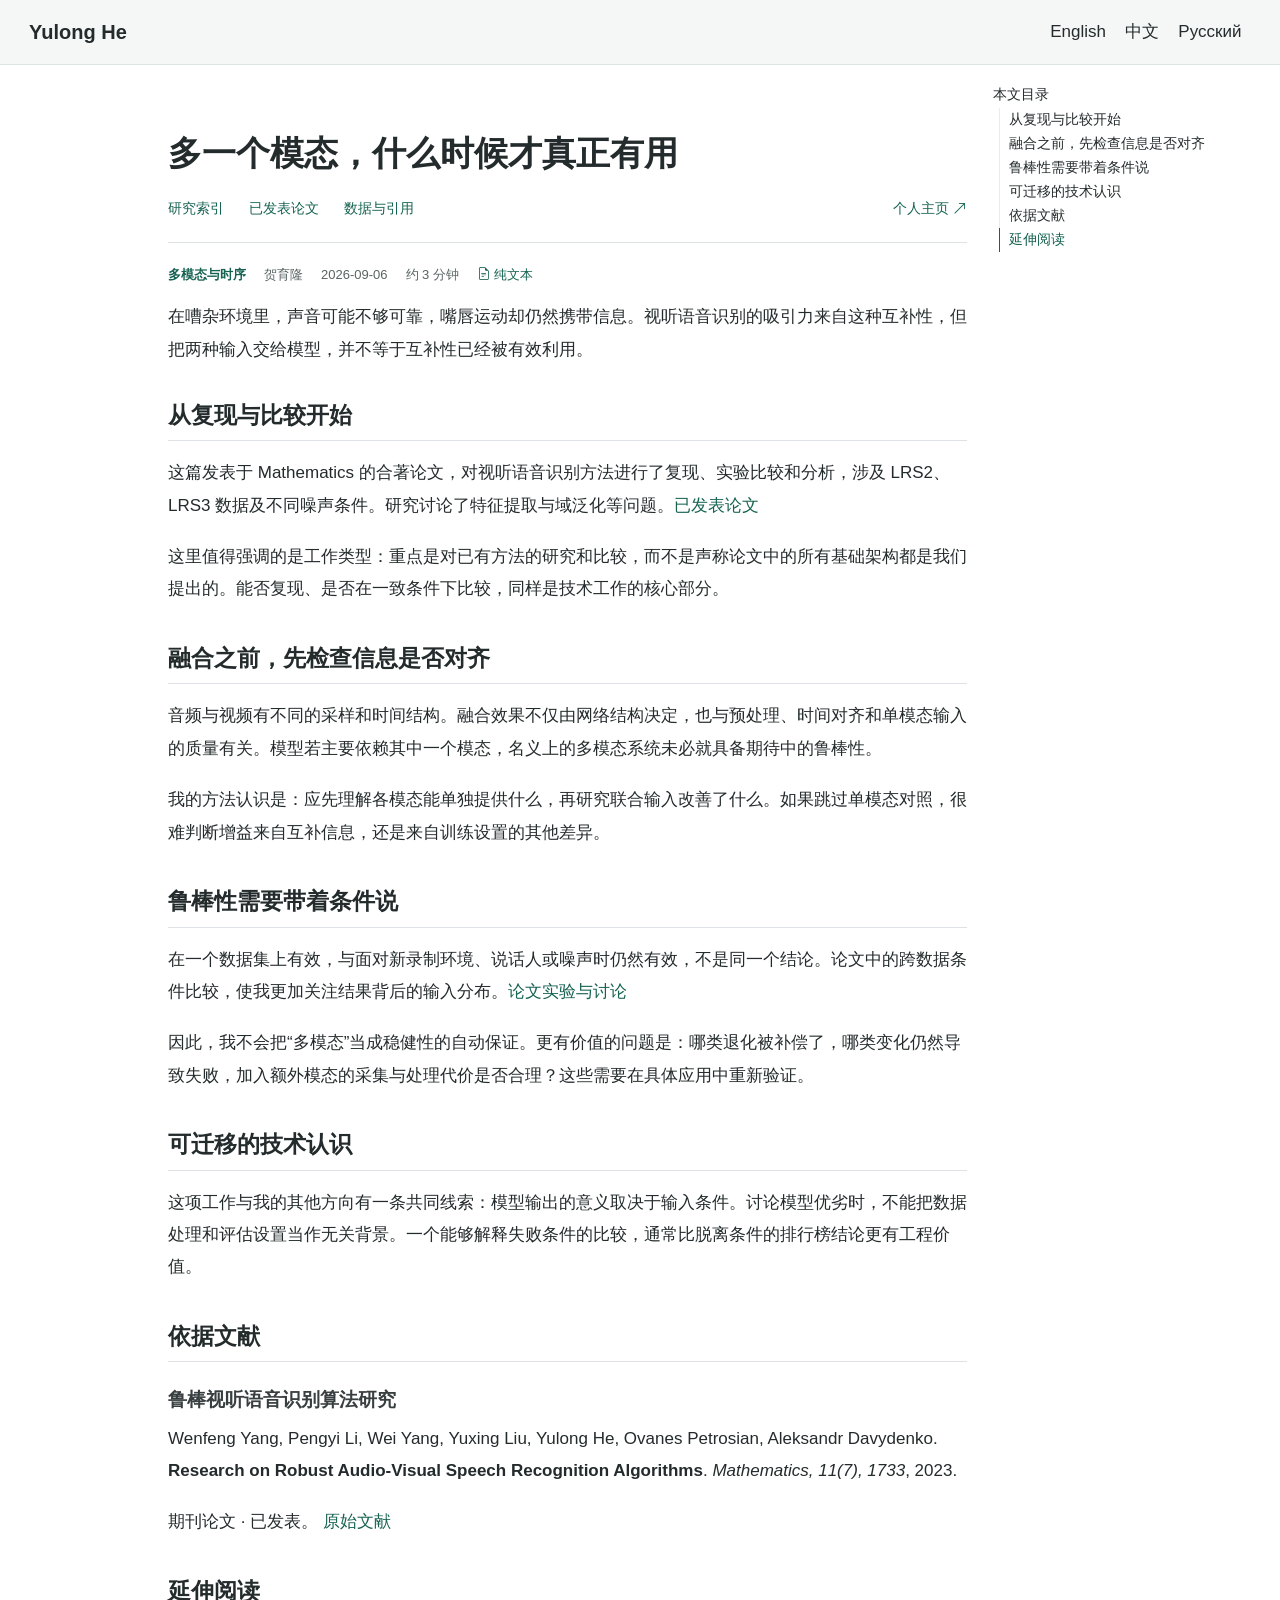
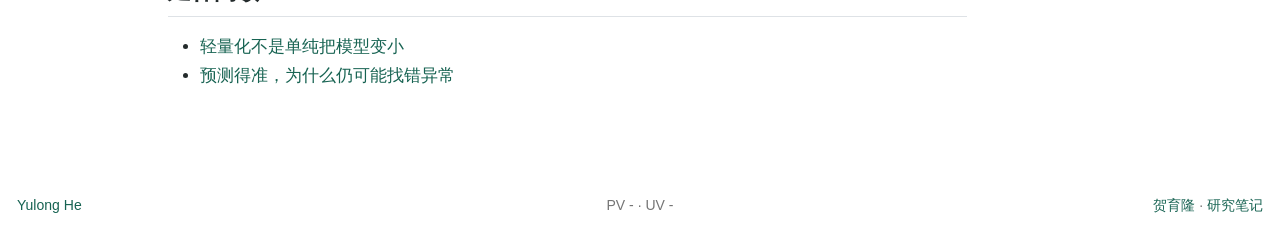
<file: docs/wiki/multimodal-robustness.html>
<!DOCTYPE html>
<html xmlns="http://www.w3.org/1999/xhtml" lang="zh-CN" xml:lang="zh-CN"><head>

<meta charset="utf-8">
<meta name="generator" content="quarto-1.8.27">

<meta name="viewport" content="width=device-width, initial-scale=1.0, user-scalable=yes">

<meta name="description" content="从视听语音识别的复现与比较出发，讨论信息互补、噪声条件和跨数据集泛化。">

<title>多一个模态，什么时候才真正有用 – Yulong He</title>
<style>
code{white-space: pre-wrap;}
span.smallcaps{font-variant: small-caps;}
div.columns{display: flex; gap: min(4vw, 1.5em);}
div.column{flex: auto; overflow-x: auto;}
div.hanging-indent{margin-left: 1.5em; text-indent: -1.5em;}
ul.task-list{list-style: none;}
ul.task-list li input[type="checkbox"] {
  width: 0.8em;
  margin: 0 0.8em 0.2em -1em; /* quarto-specific, see https://github.com/quarto-dev/quarto-cli/issues/4556 */ 
  vertical-align: middle;
}
</style>


<script src="../site_libs/quarto-nav/quarto-nav.js"></script>
<script src="../site_libs/quarto-nav/headroom.min.js"></script>
<link href="../images/yulong.jpg" rel="icon" type="image/jpeg">
<script src="../site_libs/clipboard/clipboard.min.js"></script>
<script src="../site_libs/quarto-html/quarto.js" type="module"></script>
<script src="../site_libs/quarto-html/tabsets/tabsets.js" type="module"></script>
<script src="../site_libs/quarto-html/axe/axe-check.js" type="module"></script>
<script src="../site_libs/quarto-html/popper.min.js"></script>
<script src="../site_libs/quarto-html/tippy.umd.min.js"></script>
<script src="../site_libs/quarto-html/anchor.min.js"></script>
<link href="../site_libs/quarto-html/tippy.css" rel="stylesheet">
<link href="../site_libs/quarto-html/quarto-syntax-highlighting-d7fcc3ff7e490f12cb1c45aad4d93599.css" rel="stylesheet" id="quarto-text-highlighting-styles">
<script src="../site_libs/bootstrap/bootstrap.min.js"></script>
<link href="../site_libs/bootstrap/bootstrap-icons.css" rel="stylesheet">
<link href="../site_libs/bootstrap/bootstrap-8649822c2764226d50282a5db0fee678.min.css" rel="stylesheet" append-hash="true" id="quarto-bootstrap" data-mode="light">
<script id="quarto-search-options" type="application/json">{
  "language": {
    "search-no-results-text": "没有结果",
    "search-matching-documents-text": "匹配的文档",
    "search-copy-link-title": "复制搜索链接",
    "search-hide-matches-text": "隐藏其它匹配结果",
    "search-more-match-text": "更多匹配结果",
    "search-more-matches-text": "更多匹配结果",
    "search-clear-button-title": "清除",
    "search-text-placeholder": "",
    "search-detached-cancel-button-title": "取消",
    "search-submit-button-title": "提交",
    "search-label": "搜索"
  }
}</script>


<link rel="stylesheet" href="wiki.css">
<link rel="canonical" href="https://hreyulog.github.io/wiki/multimodal-robustness.html">
</head>

<body class="nav-fixed research-wiki quarto-light">

<div id="quarto-search-results"></div>
  <header id="quarto-header" class="headroom fixed-top">
    <nav class="navbar navbar-expand-lg " data-bs-theme="dark">
      <div class="navbar-container container-fluid">
      <div class="navbar-brand-container mx-auto">
    <a class="navbar-brand" href="../index.html">
    <span class="navbar-title">Yulong He</span>
    </a>
  </div>
          <button class="navbar-toggler" type="button" data-bs-toggle="collapse" data-bs-target="#navbarCollapse" aria-controls="navbarCollapse" role="menu" aria-expanded="false" aria-label="展开或折叠导航栏" onclick="if (window.quartoToggleHeadroom) { window.quartoToggleHeadroom(); }">
  <span class="navbar-toggler-icon"></span>
</button>
          <div class="collapse navbar-collapse" id="navbarCollapse">
            <ul class="navbar-nav navbar-nav-scroll ms-auto">
  <li class="nav-item">
    <a class="nav-link" href="../index.html"> 
<span class="menu-text">English</span></a>
  </li>  
  <li class="nav-item">
    <a class="nav-link" href="../Chinese.html"> 
<span class="menu-text">中文</span></a>
  </li>  
  <li class="nav-item">
    <a class="nav-link" href="../Russian.html"> 
<span class="menu-text">Русский</span></a>
  </li>  
</ul>
          </div> <!-- /navcollapse -->
            <div class="quarto-navbar-tools">
</div>
      </div> <!-- /container-fluid -->
    </nav>
</header>
<!-- content -->
<div id="quarto-content" class="quarto-container page-columns page-rows-contents page-layout-article page-navbar">
<!-- sidebar -->
<!-- margin-sidebar -->
    <div id="quarto-margin-sidebar" class="sidebar margin-sidebar">
        <nav id="TOC" role="doc-toc" class="toc-active">
    <h2 id="toc-title">本文目录</h2>
   
  <ul class="collapse">
  <li><a href="#从复现与比较开始" id="toc-从复现与比较开始" class="nav-link active" data-scroll-target="#从复现与比较开始">从复现与比较开始</a></li>
  <li><a href="#融合之前先检查信息是否对齐" id="toc-融合之前先检查信息是否对齐" class="nav-link" data-scroll-target="#融合之前先检查信息是否对齐">融合之前，先检查信息是否对齐</a></li>
  <li><a href="#鲁棒性需要带着条件说" id="toc-鲁棒性需要带着条件说" class="nav-link" data-scroll-target="#鲁棒性需要带着条件说">鲁棒性需要带着条件说</a></li>
  <li><a href="#可迁移的技术认识" id="toc-可迁移的技术认识" class="nav-link" data-scroll-target="#可迁移的技术认识">可迁移的技术认识</a></li>
  <li><a href="#依据文献" id="toc-依据文献" class="nav-link" data-scroll-target="#依据文献">依据文献</a></li>
  <li><a href="#延伸阅读" id="toc-延伸阅读" class="nav-link" data-scroll-target="#延伸阅读">延伸阅读</a></li>
  </ul>
</nav>
    </div>
<!-- main -->
<main class="content" id="quarto-document-content">

<header id="title-block-header" class="quarto-title-block default">
<div class="quarto-title">
<h1 class="title">多一个模态，什么时候才真正有用</h1>
</div>

<div>
  <div class="description">
    从视听语音识别的复现与比较出发，讨论信息互补、噪声条件和跨数据集泛化。
  </div>
</div>


<div class="quarto-title-meta">

    
  
    
  </div>
  


</header>


<nav class="wiki-nav" aria-label="研究页面导航"><a href="index.html">研究索引</a><a href="publications.html">已发表论文</a><a href="access.html">数据与引用</a><a href="../Chinese.html">个人主页 <i class="bi bi-arrow-up-right" aria-hidden="true"></i></a></nav>
<div class="note-meta"><span>多模态与时序</span><span>贺育隆</span><time datetime="2026-09-06">2026-09-06</time><span>约 3 分钟</span><a href="raw/multimodal-robustness.md" download=""><i class="bi bi-file-earmark-text" aria-hidden="true"></i> 纯文本</a></div>
<p>在嘈杂环境里，声音可能不够可靠，嘴唇运动却仍然携带信息。视听语音识别的吸引力来自这种互补性，但把两种输入交给模型，并不等于互补性已经被有效利用。</p>
<section id="从复现与比较开始" class="level2">
<h2 class="anchored" data-anchor-id="从复现与比较开始">从复现与比较开始</h2>
<p>这篇发表于 Mathematics 的合著论文，对视听语音识别方法进行了复现、实验比较和分析，涉及 LRS2、LRS3 数据及不同噪声条件。研究讨论了特征提取与域泛化等问题。<a href="https://doi.org/10.3390/math11071733">已发表论文</a></p>
<p>这里值得强调的是工作类型：重点是对已有方法的研究和比较，而不是声称论文中的所有基础架构都是我们提出的。能否复现、是否在一致条件下比较，同样是技术工作的核心部分。</p>
</section>
<section id="融合之前先检查信息是否对齐" class="level2">
<h2 class="anchored" data-anchor-id="融合之前先检查信息是否对齐">融合之前，先检查信息是否对齐</h2>
<p>音频与视频有不同的采样和时间结构。融合效果不仅由网络结构决定，也与预处理、时间对齐和单模态输入的质量有关。模型若主要依赖其中一个模态，名义上的多模态系统未必就具备期待中的鲁棒性。</p>
<p>我的方法认识是：应先理解各模态能单独提供什么，再研究联合输入改善了什么。如果跳过单模态对照，很难判断增益来自互补信息，还是来自训练设置的其他差异。</p>
</section>
<section id="鲁棒性需要带着条件说" class="level2">
<h2 class="anchored" data-anchor-id="鲁棒性需要带着条件说">鲁棒性需要带着条件说</h2>
<p>在一个数据集上有效，与面对新录制环境、说话人或噪声时仍然有效，不是同一个结论。论文中的跨数据条件比较，使我更加关注结果背后的输入分布。<a href="https://www.mdpi.com/2227-7390/11/7/1733">论文实验与讨论</a></p>
<p>因此，我不会把“多模态”当成稳健性的自动保证。更有价值的问题是：哪类退化被补偿了，哪类变化仍然导致失败，加入额外模态的采集与处理代价是否合理？这些需要在具体应用中重新验证。</p>
</section>
<section id="可迁移的技术认识" class="level2">
<h2 class="anchored" data-anchor-id="可迁移的技术认识">可迁移的技术认识</h2>
<p>这项工作与我的其他方向有一条共同线索：模型输出的意义取决于输入条件。讨论模型优劣时，不能把数据处理和评估设置当作无关背景。一个能够解释失败条件的比较，通常比脱离条件的排行榜结论更有工程价值。</p>
</section>
<section id="依据文献" class="level2">
<h2 class="anchored" data-anchor-id="依据文献">依据文献</h2>
<section id="鲁棒视听语音识别算法研究" class="level3">
<h3 class="anchored" data-anchor-id="鲁棒视听语音识别算法研究">鲁棒视听语音识别算法研究</h3>
<p>Wenfeng Yang, Pengyi Li, Wei Yang, Yuxing Liu, Yulong He, Ovanes Petrosian, Aleksandr Davydenko. <strong>Research on Robust Audio-Visual Speech Recognition Algorithms</strong>. <em>Mathematics, 11(7), 1733</em>, 2023.</p>
<p>期刊论文 · 已发表。 <a href="https://doi.org/10.3390/math11071733">原始文献</a></p>
</section>
</section>
<section id="延伸阅读" class="level2">
<h2 class="anchored" data-anchor-id="延伸阅读">延伸阅读</h2>
<ul>
<li><a href="../wiki/efficient-models.html">轻量化不是单纯把模型变小</a></li>
<li><a href="../wiki/anomaly-detection.html">预测得准，为什么仍可能找错异常</a></li>
</ul>
<script type="application/ld+json">{
  "@context": "https://schema.org",
  "@type": "Article",
  "headline": "多一个模态，什么时候才真正有用",
  "description": "从视听语音识别的复现与比较出发，讨论信息互补、噪声条件和跨数据集泛化。",
  "inLanguage": "zh-CN",
  "author": {
    "@type": "Person",
    "name": "贺育隆",
    "alternateName": "Yulong He",
    "url": "https://hreyulog.github.io"
  },
  "datePublished": "2026-09-06",
  "dateModified": "2026-09-06",
  "mainEntityOfPage": "https://hreyulog.github.io/wiki/multimodal-robustness.html",
  "url": "https://hreyulog.github.io/wiki/multimodal-robustness.html",
  "articleSection": "多模态与时序",
  "citation": [
    "https://doi.org/10.3390/math11071733"
  ],
  "encoding": {
    "@type": "MediaObject",
    "contentUrl": "https://hreyulog.github.io/wiki/raw/multimodal-robustness.md",
    "encodingFormat": "text/markdown"
  }
}</script>


</section>

</main> <!-- /main -->
<script defer="" data-api="https://busuanzi.9420.ltd/api" src="https://busuanzi.9420.ltd/js"></script>
<script id="quarto-html-after-body" type="application/javascript">
  window.document.addEventListener("DOMContentLoaded", function (event) {
    const icon = "";
    const anchorJS = new window.AnchorJS();
    anchorJS.options = {
      placement: 'right',
      icon: icon
    };
    anchorJS.add('.anchored');
    const isCodeAnnotation = (el) => {
      for (const clz of el.classList) {
        if (clz.startsWith('code-annotation-')) {                     
          return true;
        }
      }
      return false;
    }
    const onCopySuccess = function(e) {
      // button target
      const button = e.trigger;
      // don't keep focus
      button.blur();
      // flash "checked"
      button.classList.add('code-copy-button-checked');
      var currentTitle = button.getAttribute("title");
      button.setAttribute("title", "已复制");
      let tooltip;
      if (window.bootstrap) {
        button.setAttribute("data-bs-toggle", "tooltip");
        button.setAttribute("data-bs-placement", "left");
        button.setAttribute("data-bs-title", "已复制");
        tooltip = new bootstrap.Tooltip(button, 
          { trigger: "manual", 
            customClass: "code-copy-button-tooltip",
            offset: [0, -8]});
        tooltip.show();    
      }
      setTimeout(function() {
        if (tooltip) {
          tooltip.hide();
          button.removeAttribute("data-bs-title");
          button.removeAttribute("data-bs-toggle");
          button.removeAttribute("data-bs-placement");
        }
        button.setAttribute("title", currentTitle);
        button.classList.remove('code-copy-button-checked');
      }, 1000);
      // clear code selection
      e.clearSelection();
    }
    const getTextToCopy = function(trigger) {
      const outerScaffold = trigger.parentElement.cloneNode(true);
      const codeEl = outerScaffold.querySelector('code');
      for (const childEl of codeEl.children) {
        if (isCodeAnnotation(childEl)) {
          childEl.remove();
        }
      }
      return codeEl.innerText;
    }
    const clipboard = new window.ClipboardJS('.code-copy-button:not([data-in-quarto-modal])', {
      text: getTextToCopy
    });
    clipboard.on('success', onCopySuccess);
    if (window.document.getElementById('quarto-embedded-source-code-modal')) {
      const clipboardModal = new window.ClipboardJS('.code-copy-button[data-in-quarto-modal]', {
        text: getTextToCopy,
        container: window.document.getElementById('quarto-embedded-source-code-modal')
      });
      clipboardModal.on('success', onCopySuccess);
    }
      var localhostRegex = new RegExp(/^(?:http|https):\/\/localhost\:?[0-9]*\//);
      var mailtoRegex = new RegExp(/^mailto:/);
        var filterRegex = new RegExp("https:\/\/hreyulog\.github\.io");
      var isInternal = (href) => {
          return filterRegex.test(href) || localhostRegex.test(href) || mailtoRegex.test(href);
      }
      // Inspect non-navigation links and adorn them if external
     var links = window.document.querySelectorAll('a[href]:not(.nav-link):not(.navbar-brand):not(.toc-action):not(.sidebar-link):not(.sidebar-item-toggle):not(.pagination-link):not(.no-external):not([aria-hidden]):not(.dropdown-item):not(.quarto-navigation-tool):not(.about-link)');
      for (var i=0; i<links.length; i++) {
        const link = links[i];
        if (!isInternal(link.href)) {
          // undo the damage that might have been done by quarto-nav.js in the case of
          // links that we want to consider external
          if (link.dataset.originalHref !== undefined) {
            link.href = link.dataset.originalHref;
          }
        }
      }
    function tippyHover(el, contentFn, onTriggerFn, onUntriggerFn) {
      const config = {
        allowHTML: true,
        maxWidth: 500,
        delay: 100,
        arrow: false,
        appendTo: function(el) {
            return el.parentElement;
        },
        interactive: true,
        interactiveBorder: 10,
        theme: 'quarto',
        placement: 'bottom-start',
      };
      if (contentFn) {
        config.content = contentFn;
      }
      if (onTriggerFn) {
        config.onTrigger = onTriggerFn;
      }
      if (onUntriggerFn) {
        config.onUntrigger = onUntriggerFn;
      }
      window.tippy(el, config); 
    }
    const noterefs = window.document.querySelectorAll('a[role="doc-noteref"]');
    for (var i=0; i<noterefs.length; i++) {
      const ref = noterefs[i];
      tippyHover(ref, function() {
        // use id or data attribute instead here
        let href = ref.getAttribute('data-footnote-href') || ref.getAttribute('href');
        try { href = new URL(href).hash; } catch {}
        const id = href.replace(/^#\/?/, "");
        const note = window.document.getElementById(id);
        if (note) {
          return note.innerHTML;
        } else {
          return "";
        }
      });
    }
    const xrefs = window.document.querySelectorAll('a.quarto-xref');
    const processXRef = (id, note) => {
      // Strip column container classes
      const stripColumnClz = (el) => {
        el.classList.remove("page-full", "page-columns");
        if (el.children) {
          for (const child of el.children) {
            stripColumnClz(child);
          }
        }
      }
      stripColumnClz(note)
      if (id === null || id.startsWith('sec-')) {
        // Special case sections, only their first couple elements
        const container = document.createElement("div");
        if (note.children && note.children.length > 2) {
          container.appendChild(note.children[0].cloneNode(true));
          for (let i = 1; i < note.children.length; i++) {
            const child = note.children[i];
            if (child.tagName === "P" && child.innerText === "") {
              continue;
            } else {
              container.appendChild(child.cloneNode(true));
              break;
            }
          }
          if (window.Quarto?.typesetMath) {
            window.Quarto.typesetMath(container);
          }
          return container.innerHTML
        } else {
          if (window.Quarto?.typesetMath) {
            window.Quarto.typesetMath(note);
          }
          return note.innerHTML;
        }
      } else {
        // Remove any anchor links if they are present
        const anchorLink = note.querySelector('a.anchorjs-link');
        if (anchorLink) {
          anchorLink.remove();
        }
        if (window.Quarto?.typesetMath) {
          window.Quarto.typesetMath(note);
        }
        if (note.classList.contains("callout")) {
          return note.outerHTML;
        } else {
          return note.innerHTML;
        }
      }
    }
    for (var i=0; i<xrefs.length; i++) {
      const xref = xrefs[i];
      tippyHover(xref, undefined, function(instance) {
        instance.disable();
        let url = xref.getAttribute('href');
        let hash = undefined; 
        if (url.startsWith('#')) {
          hash = url;
        } else {
          try { hash = new URL(url).hash; } catch {}
        }
        if (hash) {
          const id = hash.replace(/^#\/?/, "");
          const note = window.document.getElementById(id);
          if (note !== null) {
            try {
              const html = processXRef(id, note.cloneNode(true));
              instance.setContent(html);
            } finally {
              instance.enable();
              instance.show();
            }
          } else {
            // See if we can fetch this
            fetch(url.split('#')[0])
            .then(res => res.text())
            .then(html => {
              const parser = new DOMParser();
              const htmlDoc = parser.parseFromString(html, "text/html");
              const note = htmlDoc.getElementById(id);
              if (note !== null) {
                const html = processXRef(id, note);
                instance.setContent(html);
              } 
            }).finally(() => {
              instance.enable();
              instance.show();
            });
          }
        } else {
          // See if we can fetch a full url (with no hash to target)
          // This is a special case and we should probably do some content thinning / targeting
          fetch(url)
          .then(res => res.text())
          .then(html => {
            const parser = new DOMParser();
            const htmlDoc = parser.parseFromString(html, "text/html");
            const note = htmlDoc.querySelector('main.content');
            if (note !== null) {
              // This should only happen for chapter cross references
              // (since there is no id in the URL)
              // remove the first header
              if (note.children.length > 0 && note.children[0].tagName === "HEADER") {
                note.children[0].remove();
              }
              const html = processXRef(null, note);
              instance.setContent(html);
            } 
          }).finally(() => {
            instance.enable();
            instance.show();
          });
        }
      }, function(instance) {
      });
    }
        let selectedAnnoteEl;
        const selectorForAnnotation = ( cell, annotation) => {
          let cellAttr = 'data-code-cell="' + cell + '"';
          let lineAttr = 'data-code-annotation="' +  annotation + '"';
          const selector = 'span[' + cellAttr + '][' + lineAttr + ']';
          return selector;
        }
        const selectCodeLines = (annoteEl) => {
          const doc = window.document;
          const targetCell = annoteEl.getAttribute("data-target-cell");
          const targetAnnotation = annoteEl.getAttribute("data-target-annotation");
          const annoteSpan = window.document.querySelector(selectorForAnnotation(targetCell, targetAnnotation));
          const lines = annoteSpan.getAttribute("data-code-lines").split(",");
          const lineIds = lines.map((line) => {
            return targetCell + "-" + line;
          })
          let top = null;
          let height = null;
          let parent = null;
          if (lineIds.length > 0) {
              //compute the position of the single el (top and bottom and make a div)
              const el = window.document.getElementById(lineIds[0]);
              top = el.offsetTop;
              height = el.offsetHeight;
              parent = el.parentElement.parentElement;
            if (lineIds.length > 1) {
              const lastEl = window.document.getElementById(lineIds[lineIds.length - 1]);
              const bottom = lastEl.offsetTop + lastEl.offsetHeight;
              height = bottom - top;
            }
            if (top !== null && height !== null && parent !== null) {
              // cook up a div (if necessary) and position it 
              let div = window.document.getElementById("code-annotation-line-highlight");
              if (div === null) {
                div = window.document.createElement("div");
                div.setAttribute("id", "code-annotation-line-highlight");
                div.style.position = 'absolute';
                parent.appendChild(div);
              }
              div.style.top = top - 2 + "px";
              div.style.height = height + 4 + "px";
              div.style.left = 0;
              let gutterDiv = window.document.getElementById("code-annotation-line-highlight-gutter");
              if (gutterDiv === null) {
                gutterDiv = window.document.createElement("div");
                gutterDiv.setAttribute("id", "code-annotation-line-highlight-gutter");
                gutterDiv.style.position = 'absolute';
                const codeCell = window.document.getElementById(targetCell);
                const gutter = codeCell.querySelector('.code-annotation-gutter');
                gutter.appendChild(gutterDiv);
              }
              gutterDiv.style.top = top - 2 + "px";
              gutterDiv.style.height = height + 4 + "px";
            }
            selectedAnnoteEl = annoteEl;
          }
        };
        const unselectCodeLines = () => {
          const elementsIds = ["code-annotation-line-highlight", "code-annotation-line-highlight-gutter"];
          elementsIds.forEach((elId) => {
            const div = window.document.getElementById(elId);
            if (div) {
              div.remove();
            }
          });
          selectedAnnoteEl = undefined;
        };
          // Handle positioning of the toggle
      window.addEventListener(
        "resize",
        throttle(() => {
          elRect = undefined;
          if (selectedAnnoteEl) {
            selectCodeLines(selectedAnnoteEl);
          }
        }, 10)
      );
      function throttle(fn, ms) {
      let throttle = false;
      let timer;
        return (...args) => {
          if(!throttle) { // first call gets through
              fn.apply(this, args);
              throttle = true;
          } else { // all the others get throttled
              if(timer) clearTimeout(timer); // cancel #2
              timer = setTimeout(() => {
                fn.apply(this, args);
                timer = throttle = false;
              }, ms);
          }
        };
      }
        // Attach click handler to the DT
        const annoteDls = window.document.querySelectorAll('dt[data-target-cell]');
        for (const annoteDlNode of annoteDls) {
          annoteDlNode.addEventListener('click', (event) => {
            const clickedEl = event.target;
            if (clickedEl !== selectedAnnoteEl) {
              unselectCodeLines();
              const activeEl = window.document.querySelector('dt[data-target-cell].code-annotation-active');
              if (activeEl) {
                activeEl.classList.remove('code-annotation-active');
              }
              selectCodeLines(clickedEl);
              clickedEl.classList.add('code-annotation-active');
            } else {
              // Unselect the line
              unselectCodeLines();
              clickedEl.classList.remove('code-annotation-active');
            }
          });
        }
    const findCites = (el) => {
      const parentEl = el.parentElement;
      if (parentEl) {
        const cites = parentEl.dataset.cites;
        if (cites) {
          return {
            el,
            cites: cites.split(' ')
          };
        } else {
          return findCites(el.parentElement)
        }
      } else {
        return undefined;
      }
    };
    var bibliorefs = window.document.querySelectorAll('a[role="doc-biblioref"]');
    for (var i=0; i<bibliorefs.length; i++) {
      const ref = bibliorefs[i];
      const citeInfo = findCites(ref);
      if (citeInfo) {
        tippyHover(citeInfo.el, function() {
          var popup = window.document.createElement('div');
          citeInfo.cites.forEach(function(cite) {
            var citeDiv = window.document.createElement('div');
            citeDiv.classList.add('hanging-indent');
            citeDiv.classList.add('csl-entry');
            var biblioDiv = window.document.getElementById('ref-' + cite);
            if (biblioDiv) {
              citeDiv.innerHTML = biblioDiv.innerHTML;
            }
            popup.appendChild(citeDiv);
          });
          return popup.innerHTML;
        });
      }
    }
  });
  </script>
</div> <!-- /content -->
<footer class="footer">
  <div class="nav-footer">
    <div class="nav-footer-left">
<p><a href="https://hreyulog.github.io">Yulong He</a><br></p>
</div>   
    <div class="nav-footer-center">
<p>PV <span id="busuanzi_site_pv">-</span> · UV <span id="busuanzi_site_uv">-</span><br></p>
</div>
    <div class="nav-footer-right">
<p><a href="https://hreyulog.github.io">贺育隆</a> · <a href="../wiki/index.html">研究笔记</a><br></p>
</div>
  </div>
</footer>




</body></html>
</file>
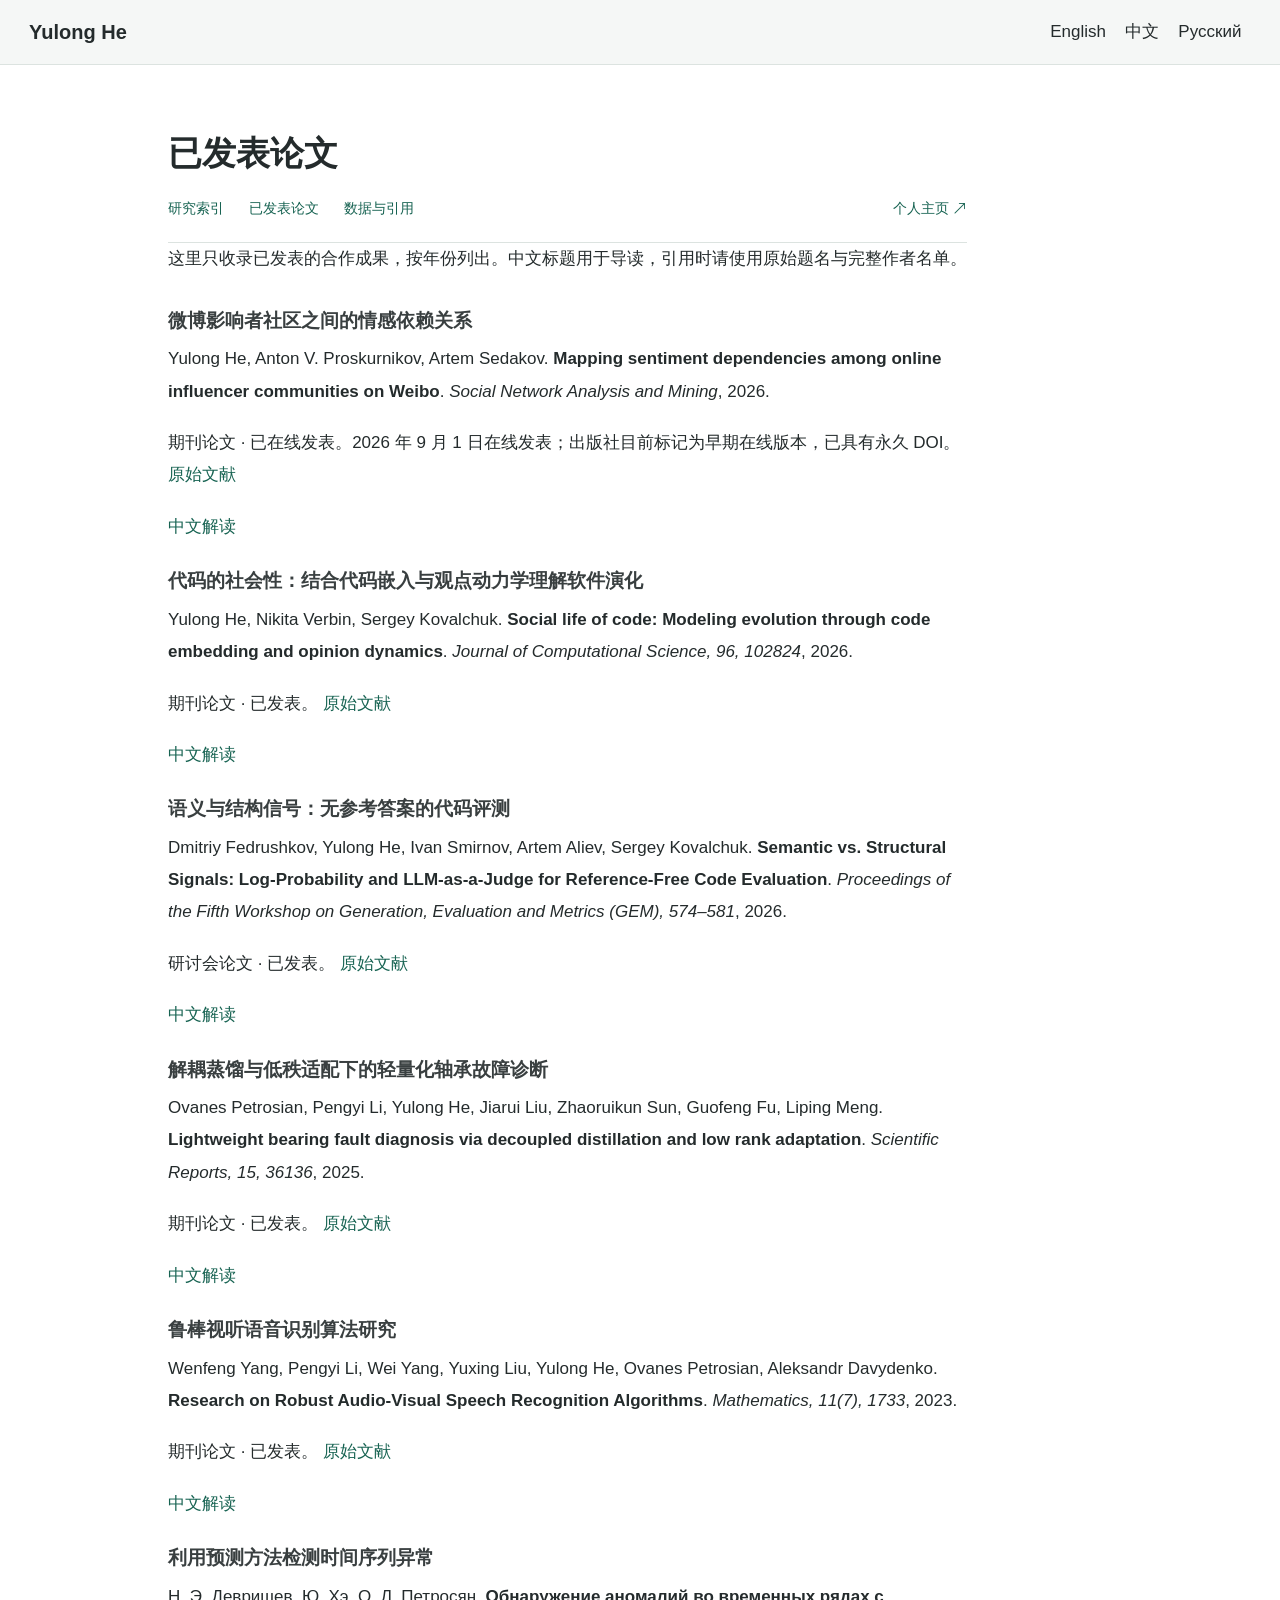
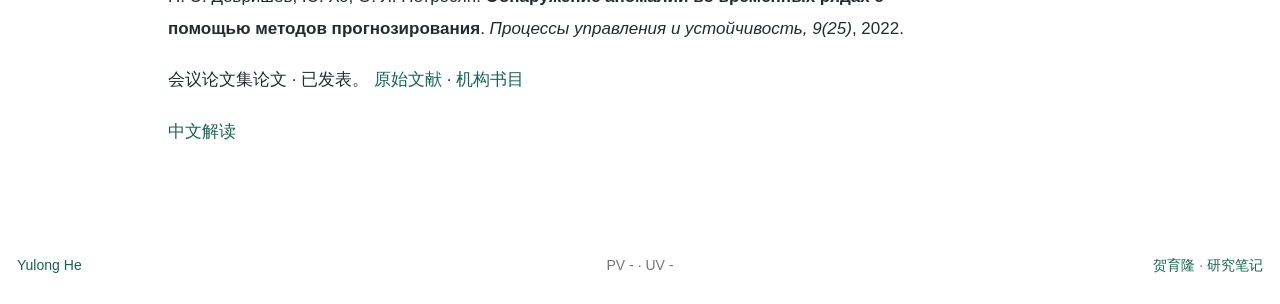
<file: docs/wiki/publications.html>
<!DOCTYPE html>
<html xmlns="http://www.w3.org/1999/xhtml" lang="zh-CN" xml:lang="zh-CN"><head>

<meta charset="utf-8">
<meta name="generator" content="quarto-1.8.27">

<meta name="viewport" content="width=device-width, initial-scale=1.0, user-scalable=yes">

<meta name="description" content="贺育隆已发表论文的中文索引、原始文献与技术解读。">

<title>已发表论文 – Yulong He</title>
<style>
code{white-space: pre-wrap;}
span.smallcaps{font-variant: small-caps;}
div.columns{display: flex; gap: min(4vw, 1.5em);}
div.column{flex: auto; overflow-x: auto;}
div.hanging-indent{margin-left: 1.5em; text-indent: -1.5em;}
ul.task-list{list-style: none;}
ul.task-list li input[type="checkbox"] {
  width: 0.8em;
  margin: 0 0.8em 0.2em -1em; /* quarto-specific, see https://github.com/quarto-dev/quarto-cli/issues/4556 */ 
  vertical-align: middle;
}
</style>


<script src="../site_libs/quarto-nav/quarto-nav.js"></script>
<script src="../site_libs/quarto-nav/headroom.min.js"></script>
<link href="../images/yulong.jpg" rel="icon" type="image/jpeg">
<script src="../site_libs/clipboard/clipboard.min.js"></script>
<script src="../site_libs/quarto-html/quarto.js" type="module"></script>
<script src="../site_libs/quarto-html/tabsets/tabsets.js" type="module"></script>
<script src="../site_libs/quarto-html/axe/axe-check.js" type="module"></script>
<script src="../site_libs/quarto-html/popper.min.js"></script>
<script src="../site_libs/quarto-html/tippy.umd.min.js"></script>
<script src="../site_libs/quarto-html/anchor.min.js"></script>
<link href="../site_libs/quarto-html/tippy.css" rel="stylesheet">
<link href="../site_libs/quarto-html/quarto-syntax-highlighting-d7fcc3ff7e490f12cb1c45aad4d93599.css" rel="stylesheet" id="quarto-text-highlighting-styles">
<script src="../site_libs/bootstrap/bootstrap.min.js"></script>
<link href="../site_libs/bootstrap/bootstrap-icons.css" rel="stylesheet">
<link href="../site_libs/bootstrap/bootstrap-8649822c2764226d50282a5db0fee678.min.css" rel="stylesheet" append-hash="true" id="quarto-bootstrap" data-mode="light">
<script id="quarto-search-options" type="application/json">{
  "language": {
    "search-no-results-text": "没有结果",
    "search-matching-documents-text": "匹配的文档",
    "search-copy-link-title": "复制搜索链接",
    "search-hide-matches-text": "隐藏其它匹配结果",
    "search-more-match-text": "更多匹配结果",
    "search-more-matches-text": "更多匹配结果",
    "search-clear-button-title": "清除",
    "search-text-placeholder": "",
    "search-detached-cancel-button-title": "取消",
    "search-submit-button-title": "提交",
    "search-label": "搜索"
  }
}</script>


<link rel="stylesheet" href="wiki.css">
<link rel="canonical" href="https://hreyulog.github.io/wiki/publications.html">
</head>

<body class="nav-fixed research-wiki quarto-light">

<div id="quarto-search-results"></div>
  <header id="quarto-header" class="headroom fixed-top">
    <nav class="navbar navbar-expand-lg " data-bs-theme="dark">
      <div class="navbar-container container-fluid">
      <div class="navbar-brand-container mx-auto">
    <a class="navbar-brand" href="../index.html">
    <span class="navbar-title">Yulong He</span>
    </a>
  </div>
          <button class="navbar-toggler" type="button" data-bs-toggle="collapse" data-bs-target="#navbarCollapse" aria-controls="navbarCollapse" role="menu" aria-expanded="false" aria-label="展开或折叠导航栏" onclick="if (window.quartoToggleHeadroom) { window.quartoToggleHeadroom(); }">
  <span class="navbar-toggler-icon"></span>
</button>
          <div class="collapse navbar-collapse" id="navbarCollapse">
            <ul class="navbar-nav navbar-nav-scroll ms-auto">
  <li class="nav-item">
    <a class="nav-link" href="../index.html"> 
<span class="menu-text">English</span></a>
  </li>  
  <li class="nav-item">
    <a class="nav-link" href="../Chinese.html"> 
<span class="menu-text">中文</span></a>
  </li>  
  <li class="nav-item">
    <a class="nav-link" href="../Russian.html"> 
<span class="menu-text">Русский</span></a>
  </li>  
</ul>
          </div> <!-- /navcollapse -->
            <div class="quarto-navbar-tools">
</div>
      </div> <!-- /container-fluid -->
    </nav>
</header>
<!-- content -->
<div id="quarto-content" class="quarto-container page-columns page-rows-contents page-layout-article page-navbar">
<!-- sidebar -->
<!-- margin-sidebar -->
    <div id="quarto-margin-sidebar" class="sidebar margin-sidebar zindex-bottom">
        
    </div>
<!-- main -->
<main class="content" id="quarto-document-content">

<header id="title-block-header" class="quarto-title-block default">
<div class="quarto-title">
<h1 class="title">已发表论文</h1>
</div>

<div>
  <div class="description">
    贺育隆已发表论文的中文索引、原始文献与技术解读。
  </div>
</div>


<div class="quarto-title-meta">

    
  
    
  </div>
  


</header>


<nav class="wiki-nav" aria-label="研究页面导航"><a href="index.html">研究索引</a><a href="publications.html">已发表论文</a><a href="access.html">数据与引用</a><a href="../Chinese.html">个人主页 <i class="bi bi-arrow-up-right" aria-hidden="true"></i></a></nav>
<p>这里只收录已发表的合作成果，按年份列出。中文标题用于导读，引用时请使用原始题名与完整作者名单。</p>
<section id="微博影响者社区之间的情感依赖关系" class="level3">
<h3 class="anchored" data-anchor-id="微博影响者社区之间的情感依赖关系">微博影响者社区之间的情感依赖关系</h3>
<p>Yulong He, Anton V. Proskurnikov, Artem Sedakov. <strong>Mapping sentiment dependencies among online influencer communities on Weibo</strong>. <em>Social Network Analysis and Mining</em>, 2026.</p>
<p>期刊论文 · 已在线发表。2026 年 9 月 1 日在线发表；出版社目前标记为早期在线版本，已具有永久 DOI。 <a href="https://doi.org/10.1007/s13278-026-01645-w">原始文献</a></p>
<p><a href="../wiki/weibo-dynamics.html">中文解读</a></p>
</section>
<section id="代码的社会性结合代码嵌入与观点动力学理解软件演化" class="level3">
<h3 class="anchored" data-anchor-id="代码的社会性结合代码嵌入与观点动力学理解软件演化">代码的社会性：结合代码嵌入与观点动力学理解软件演化</h3>
<p>Yulong He, Nikita Verbin, Sergey Kovalchuk. <strong>Social life of code: Modeling evolution through code embedding and opinion dynamics</strong>. <em>Journal of Computational Science, 96, 102824</em>, 2026.</p>
<p>期刊论文 · 已发表。 <a href="https://doi.org/10.1016/j.jocs.2026.102824">原始文献</a></p>
<p><a href="../wiki/code-dynamics.html">中文解读</a></p>
</section>
<section id="语义与结构信号无参考答案的代码评测" class="level3">
<h3 class="anchored" data-anchor-id="语义与结构信号无参考答案的代码评测">语义与结构信号：无参考答案的代码评测</h3>
<p>Dmitriy Fedrushkov, Yulong He, Ivan Smirnov, Artem Aliev, Sergey Kovalchuk. <strong>Semantic vs.&nbsp;Structural Signals: Log-Probability and LLM-as-a-Judge for Reference-Free Code Evaluation</strong>. <em>Proceedings of the Fifth Workshop on Generation, Evaluation and Metrics (GEM), 574–581</em>, 2026.</p>
<p>研讨会论文 · 已发表。 <a href="https://aclanthology.org/2026.gem-main.55/">原始文献</a></p>
<p><a href="../wiki/code-evaluation.html">中文解读</a></p>
</section>
<section id="解耦蒸馏与低秩适配下的轻量化轴承故障诊断" class="level3">
<h3 class="anchored" data-anchor-id="解耦蒸馏与低秩适配下的轻量化轴承故障诊断">解耦蒸馏与低秩适配下的轻量化轴承故障诊断</h3>
<p>Ovanes Petrosian, Pengyi Li, Yulong He, Jiarui Liu, Zhaoruikun Sun, Guofeng Fu, Liping Meng. <strong>Lightweight bearing fault diagnosis via decoupled distillation and low rank adaptation</strong>. <em>Scientific Reports, 15, 36136</em>, 2025.</p>
<p>期刊论文 · 已发表。 <a href="https://doi.org/10.1038/s41598-025-06734-y">原始文献</a></p>
<p><a href="../wiki/efficient-models.html">中文解读</a></p>
</section>
<section id="鲁棒视听语音识别算法研究" class="level3">
<h3 class="anchored" data-anchor-id="鲁棒视听语音识别算法研究">鲁棒视听语音识别算法研究</h3>
<p>Wenfeng Yang, Pengyi Li, Wei Yang, Yuxing Liu, Yulong He, Ovanes Petrosian, Aleksandr Davydenko. <strong>Research on Robust Audio-Visual Speech Recognition Algorithms</strong>. <em>Mathematics, 11(7), 1733</em>, 2023.</p>
<p>期刊论文 · 已发表。 <a href="https://doi.org/10.3390/math11071733">原始文献</a></p>
<p><a href="../wiki/multimodal-robustness.html">中文解读</a></p>
</section>
<section id="利用预测方法检测时间序列异常" class="level3">
<h3 class="anchored" data-anchor-id="利用预测方法检测时间序列异常">利用预测方法检测时间序列异常</h3>
<p>Н. Э. Девришев, Ю. Хэ, О. Л. Петросян. <strong>Обнаружение аномалий во временных рядах с помощью методов прогнозирования</strong>. <em>Процессы управления и устойчивость, 9(25)</em>, 2022.</p>
<p>会议论文集论文 · 已发表。 <a href="https://pureportal.spbu.ru/files/97617692/Time_series_anomaly_detection_CPS2022.pdf">原始文献</a> · <a href="https://pureportal.spbu.ru/en/publications/--------%281a491a09-e1c5-4d31-b3f1-958b306970e2%29.html">机构书目</a></p>
<p><a href="../wiki/anomaly-detection.html">中文解读</a></p>


</section>

</main> <!-- /main -->
<script defer="" data-api="https://busuanzi.9420.ltd/api" src="https://busuanzi.9420.ltd/js"></script>
<script id="quarto-html-after-body" type="application/javascript">
  window.document.addEventListener("DOMContentLoaded", function (event) {
    const icon = "";
    const anchorJS = new window.AnchorJS();
    anchorJS.options = {
      placement: 'right',
      icon: icon
    };
    anchorJS.add('.anchored');
    const isCodeAnnotation = (el) => {
      for (const clz of el.classList) {
        if (clz.startsWith('code-annotation-')) {                     
          return true;
        }
      }
      return false;
    }
    const onCopySuccess = function(e) {
      // button target
      const button = e.trigger;
      // don't keep focus
      button.blur();
      // flash "checked"
      button.classList.add('code-copy-button-checked');
      var currentTitle = button.getAttribute("title");
      button.setAttribute("title", "已复制");
      let tooltip;
      if (window.bootstrap) {
        button.setAttribute("data-bs-toggle", "tooltip");
        button.setAttribute("data-bs-placement", "left");
        button.setAttribute("data-bs-title", "已复制");
        tooltip = new bootstrap.Tooltip(button, 
          { trigger: "manual", 
            customClass: "code-copy-button-tooltip",
            offset: [0, -8]});
        tooltip.show();    
      }
      setTimeout(function() {
        if (tooltip) {
          tooltip.hide();
          button.removeAttribute("data-bs-title");
          button.removeAttribute("data-bs-toggle");
          button.removeAttribute("data-bs-placement");
        }
        button.setAttribute("title", currentTitle);
        button.classList.remove('code-copy-button-checked');
      }, 1000);
      // clear code selection
      e.clearSelection();
    }
    const getTextToCopy = function(trigger) {
      const outerScaffold = trigger.parentElement.cloneNode(true);
      const codeEl = outerScaffold.querySelector('code');
      for (const childEl of codeEl.children) {
        if (isCodeAnnotation(childEl)) {
          childEl.remove();
        }
      }
      return codeEl.innerText;
    }
    const clipboard = new window.ClipboardJS('.code-copy-button:not([data-in-quarto-modal])', {
      text: getTextToCopy
    });
    clipboard.on('success', onCopySuccess);
    if (window.document.getElementById('quarto-embedded-source-code-modal')) {
      const clipboardModal = new window.ClipboardJS('.code-copy-button[data-in-quarto-modal]', {
        text: getTextToCopy,
        container: window.document.getElementById('quarto-embedded-source-code-modal')
      });
      clipboardModal.on('success', onCopySuccess);
    }
      var localhostRegex = new RegExp(/^(?:http|https):\/\/localhost\:?[0-9]*\//);
      var mailtoRegex = new RegExp(/^mailto:/);
        var filterRegex = new RegExp("https:\/\/hreyulog\.github\.io");
      var isInternal = (href) => {
          return filterRegex.test(href) || localhostRegex.test(href) || mailtoRegex.test(href);
      }
      // Inspect non-navigation links and adorn them if external
     var links = window.document.querySelectorAll('a[href]:not(.nav-link):not(.navbar-brand):not(.toc-action):not(.sidebar-link):not(.sidebar-item-toggle):not(.pagination-link):not(.no-external):not([aria-hidden]):not(.dropdown-item):not(.quarto-navigation-tool):not(.about-link)');
      for (var i=0; i<links.length; i++) {
        const link = links[i];
        if (!isInternal(link.href)) {
          // undo the damage that might have been done by quarto-nav.js in the case of
          // links that we want to consider external
          if (link.dataset.originalHref !== undefined) {
            link.href = link.dataset.originalHref;
          }
        }
      }
    function tippyHover(el, contentFn, onTriggerFn, onUntriggerFn) {
      const config = {
        allowHTML: true,
        maxWidth: 500,
        delay: 100,
        arrow: false,
        appendTo: function(el) {
            return el.parentElement;
        },
        interactive: true,
        interactiveBorder: 10,
        theme: 'quarto',
        placement: 'bottom-start',
      };
      if (contentFn) {
        config.content = contentFn;
      }
      if (onTriggerFn) {
        config.onTrigger = onTriggerFn;
      }
      if (onUntriggerFn) {
        config.onUntrigger = onUntriggerFn;
      }
      window.tippy(el, config); 
    }
    const noterefs = window.document.querySelectorAll('a[role="doc-noteref"]');
    for (var i=0; i<noterefs.length; i++) {
      const ref = noterefs[i];
      tippyHover(ref, function() {
        // use id or data attribute instead here
        let href = ref.getAttribute('data-footnote-href') || ref.getAttribute('href');
        try { href = new URL(href).hash; } catch {}
        const id = href.replace(/^#\/?/, "");
        const note = window.document.getElementById(id);
        if (note) {
          return note.innerHTML;
        } else {
          return "";
        }
      });
    }
    const xrefs = window.document.querySelectorAll('a.quarto-xref');
    const processXRef = (id, note) => {
      // Strip column container classes
      const stripColumnClz = (el) => {
        el.classList.remove("page-full", "page-columns");
        if (el.children) {
          for (const child of el.children) {
            stripColumnClz(child);
          }
        }
      }
      stripColumnClz(note)
      if (id === null || id.startsWith('sec-')) {
        // Special case sections, only their first couple elements
        const container = document.createElement("div");
        if (note.children && note.children.length > 2) {
          container.appendChild(note.children[0].cloneNode(true));
          for (let i = 1; i < note.children.length; i++) {
            const child = note.children[i];
            if (child.tagName === "P" && child.innerText === "") {
              continue;
            } else {
              container.appendChild(child.cloneNode(true));
              break;
            }
          }
          if (window.Quarto?.typesetMath) {
            window.Quarto.typesetMath(container);
          }
          return container.innerHTML
        } else {
          if (window.Quarto?.typesetMath) {
            window.Quarto.typesetMath(note);
          }
          return note.innerHTML;
        }
      } else {
        // Remove any anchor links if they are present
        const anchorLink = note.querySelector('a.anchorjs-link');
        if (anchorLink) {
          anchorLink.remove();
        }
        if (window.Quarto?.typesetMath) {
          window.Quarto.typesetMath(note);
        }
        if (note.classList.contains("callout")) {
          return note.outerHTML;
        } else {
          return note.innerHTML;
        }
      }
    }
    for (var i=0; i<xrefs.length; i++) {
      const xref = xrefs[i];
      tippyHover(xref, undefined, function(instance) {
        instance.disable();
        let url = xref.getAttribute('href');
        let hash = undefined; 
        if (url.startsWith('#')) {
          hash = url;
        } else {
          try { hash = new URL(url).hash; } catch {}
        }
        if (hash) {
          const id = hash.replace(/^#\/?/, "");
          const note = window.document.getElementById(id);
          if (note !== null) {
            try {
              const html = processXRef(id, note.cloneNode(true));
              instance.setContent(html);
            } finally {
              instance.enable();
              instance.show();
            }
          } else {
            // See if we can fetch this
            fetch(url.split('#')[0])
            .then(res => res.text())
            .then(html => {
              const parser = new DOMParser();
              const htmlDoc = parser.parseFromString(html, "text/html");
              const note = htmlDoc.getElementById(id);
              if (note !== null) {
                const html = processXRef(id, note);
                instance.setContent(html);
              } 
            }).finally(() => {
              instance.enable();
              instance.show();
            });
          }
        } else {
          // See if we can fetch a full url (with no hash to target)
          // This is a special case and we should probably do some content thinning / targeting
          fetch(url)
          .then(res => res.text())
          .then(html => {
            const parser = new DOMParser();
            const htmlDoc = parser.parseFromString(html, "text/html");
            const note = htmlDoc.querySelector('main.content');
            if (note !== null) {
              // This should only happen for chapter cross references
              // (since there is no id in the URL)
              // remove the first header
              if (note.children.length > 0 && note.children[0].tagName === "HEADER") {
                note.children[0].remove();
              }
              const html = processXRef(null, note);
              instance.setContent(html);
            } 
          }).finally(() => {
            instance.enable();
            instance.show();
          });
        }
      }, function(instance) {
      });
    }
        let selectedAnnoteEl;
        const selectorForAnnotation = ( cell, annotation) => {
          let cellAttr = 'data-code-cell="' + cell + '"';
          let lineAttr = 'data-code-annotation="' +  annotation + '"';
          const selector = 'span[' + cellAttr + '][' + lineAttr + ']';
          return selector;
        }
        const selectCodeLines = (annoteEl) => {
          const doc = window.document;
          const targetCell = annoteEl.getAttribute("data-target-cell");
          const targetAnnotation = annoteEl.getAttribute("data-target-annotation");
          const annoteSpan = window.document.querySelector(selectorForAnnotation(targetCell, targetAnnotation));
          const lines = annoteSpan.getAttribute("data-code-lines").split(",");
          const lineIds = lines.map((line) => {
            return targetCell + "-" + line;
          })
          let top = null;
          let height = null;
          let parent = null;
          if (lineIds.length > 0) {
              //compute the position of the single el (top and bottom and make a div)
              const el = window.document.getElementById(lineIds[0]);
              top = el.offsetTop;
              height = el.offsetHeight;
              parent = el.parentElement.parentElement;
            if (lineIds.length > 1) {
              const lastEl = window.document.getElementById(lineIds[lineIds.length - 1]);
              const bottom = lastEl.offsetTop + lastEl.offsetHeight;
              height = bottom - top;
            }
            if (top !== null && height !== null && parent !== null) {
              // cook up a div (if necessary) and position it 
              let div = window.document.getElementById("code-annotation-line-highlight");
              if (div === null) {
                div = window.document.createElement("div");
                div.setAttribute("id", "code-annotation-line-highlight");
                div.style.position = 'absolute';
                parent.appendChild(div);
              }
              div.style.top = top - 2 + "px";
              div.style.height = height + 4 + "px";
              div.style.left = 0;
              let gutterDiv = window.document.getElementById("code-annotation-line-highlight-gutter");
              if (gutterDiv === null) {
                gutterDiv = window.document.createElement("div");
                gutterDiv.setAttribute("id", "code-annotation-line-highlight-gutter");
                gutterDiv.style.position = 'absolute';
                const codeCell = window.document.getElementById(targetCell);
                const gutter = codeCell.querySelector('.code-annotation-gutter');
                gutter.appendChild(gutterDiv);
              }
              gutterDiv.style.top = top - 2 + "px";
              gutterDiv.style.height = height + 4 + "px";
            }
            selectedAnnoteEl = annoteEl;
          }
        };
        const unselectCodeLines = () => {
          const elementsIds = ["code-annotation-line-highlight", "code-annotation-line-highlight-gutter"];
          elementsIds.forEach((elId) => {
            const div = window.document.getElementById(elId);
            if (div) {
              div.remove();
            }
          });
          selectedAnnoteEl = undefined;
        };
          // Handle positioning of the toggle
      window.addEventListener(
        "resize",
        throttle(() => {
          elRect = undefined;
          if (selectedAnnoteEl) {
            selectCodeLines(selectedAnnoteEl);
          }
        }, 10)
      );
      function throttle(fn, ms) {
      let throttle = false;
      let timer;
        return (...args) => {
          if(!throttle) { // first call gets through
              fn.apply(this, args);
              throttle = true;
          } else { // all the others get throttled
              if(timer) clearTimeout(timer); // cancel #2
              timer = setTimeout(() => {
                fn.apply(this, args);
                timer = throttle = false;
              }, ms);
          }
        };
      }
        // Attach click handler to the DT
        const annoteDls = window.document.querySelectorAll('dt[data-target-cell]');
        for (const annoteDlNode of annoteDls) {
          annoteDlNode.addEventListener('click', (event) => {
            const clickedEl = event.target;
            if (clickedEl !== selectedAnnoteEl) {
              unselectCodeLines();
              const activeEl = window.document.querySelector('dt[data-target-cell].code-annotation-active');
              if (activeEl) {
                activeEl.classList.remove('code-annotation-active');
              }
              selectCodeLines(clickedEl);
              clickedEl.classList.add('code-annotation-active');
            } else {
              // Unselect the line
              unselectCodeLines();
              clickedEl.classList.remove('code-annotation-active');
            }
          });
        }
    const findCites = (el) => {
      const parentEl = el.parentElement;
      if (parentEl) {
        const cites = parentEl.dataset.cites;
        if (cites) {
          return {
            el,
            cites: cites.split(' ')
          };
        } else {
          return findCites(el.parentElement)
        }
      } else {
        return undefined;
      }
    };
    var bibliorefs = window.document.querySelectorAll('a[role="doc-biblioref"]');
    for (var i=0; i<bibliorefs.length; i++) {
      const ref = bibliorefs[i];
      const citeInfo = findCites(ref);
      if (citeInfo) {
        tippyHover(citeInfo.el, function() {
          var popup = window.document.createElement('div');
          citeInfo.cites.forEach(function(cite) {
            var citeDiv = window.document.createElement('div');
            citeDiv.classList.add('hanging-indent');
            citeDiv.classList.add('csl-entry');
            var biblioDiv = window.document.getElementById('ref-' + cite);
            if (biblioDiv) {
              citeDiv.innerHTML = biblioDiv.innerHTML;
            }
            popup.appendChild(citeDiv);
          });
          return popup.innerHTML;
        });
      }
    }
  });
  </script>
</div> <!-- /content -->
<footer class="footer">
  <div class="nav-footer">
    <div class="nav-footer-left">
<p><a href="https://hreyulog.github.io">Yulong He</a><br></p>
</div>   
    <div class="nav-footer-center">
<p>PV <span id="busuanzi_site_pv">-</span> · UV <span id="busuanzi_site_uv">-</span><br></p>
</div>
    <div class="nav-footer-right">
<p><a href="https://hreyulog.github.io">贺育隆</a> · <a href="../wiki/index.html">研究笔记</a><br></p>
</div>
  </div>
</footer>




</body></html>
</file>
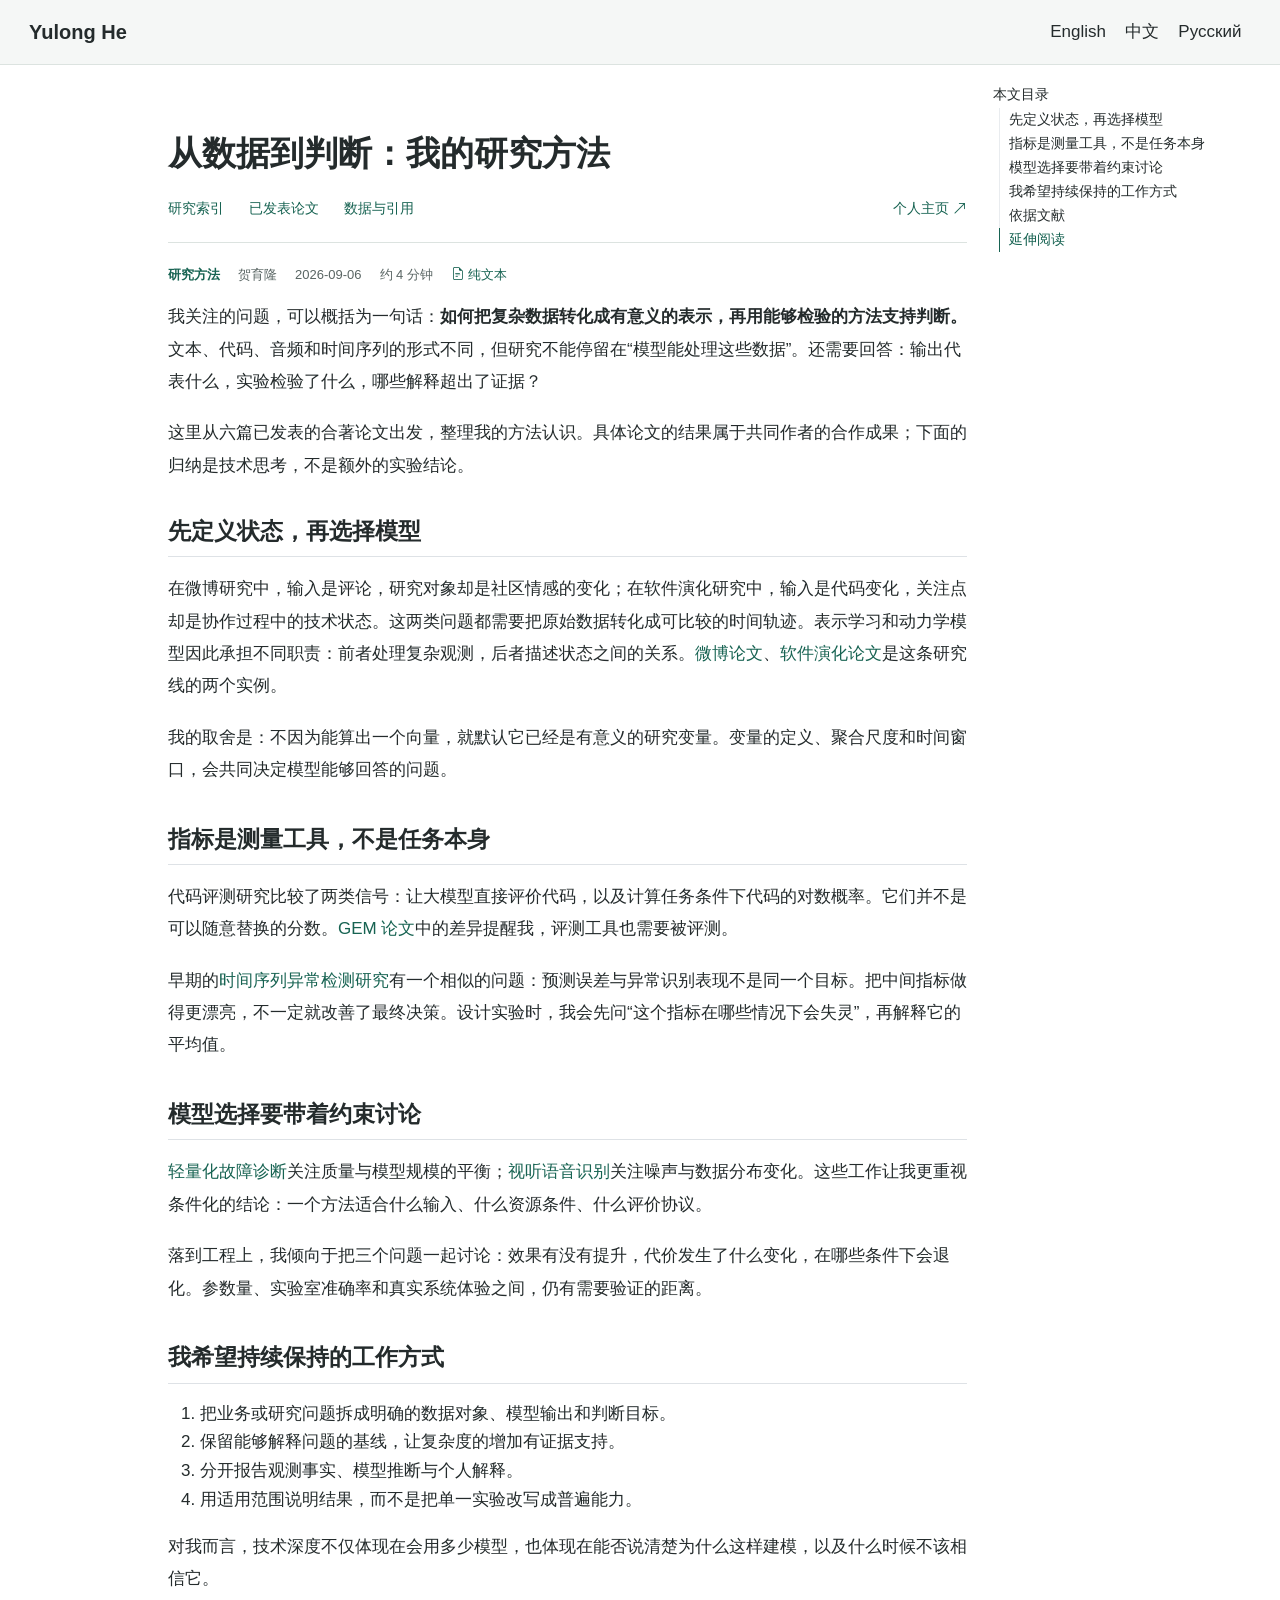
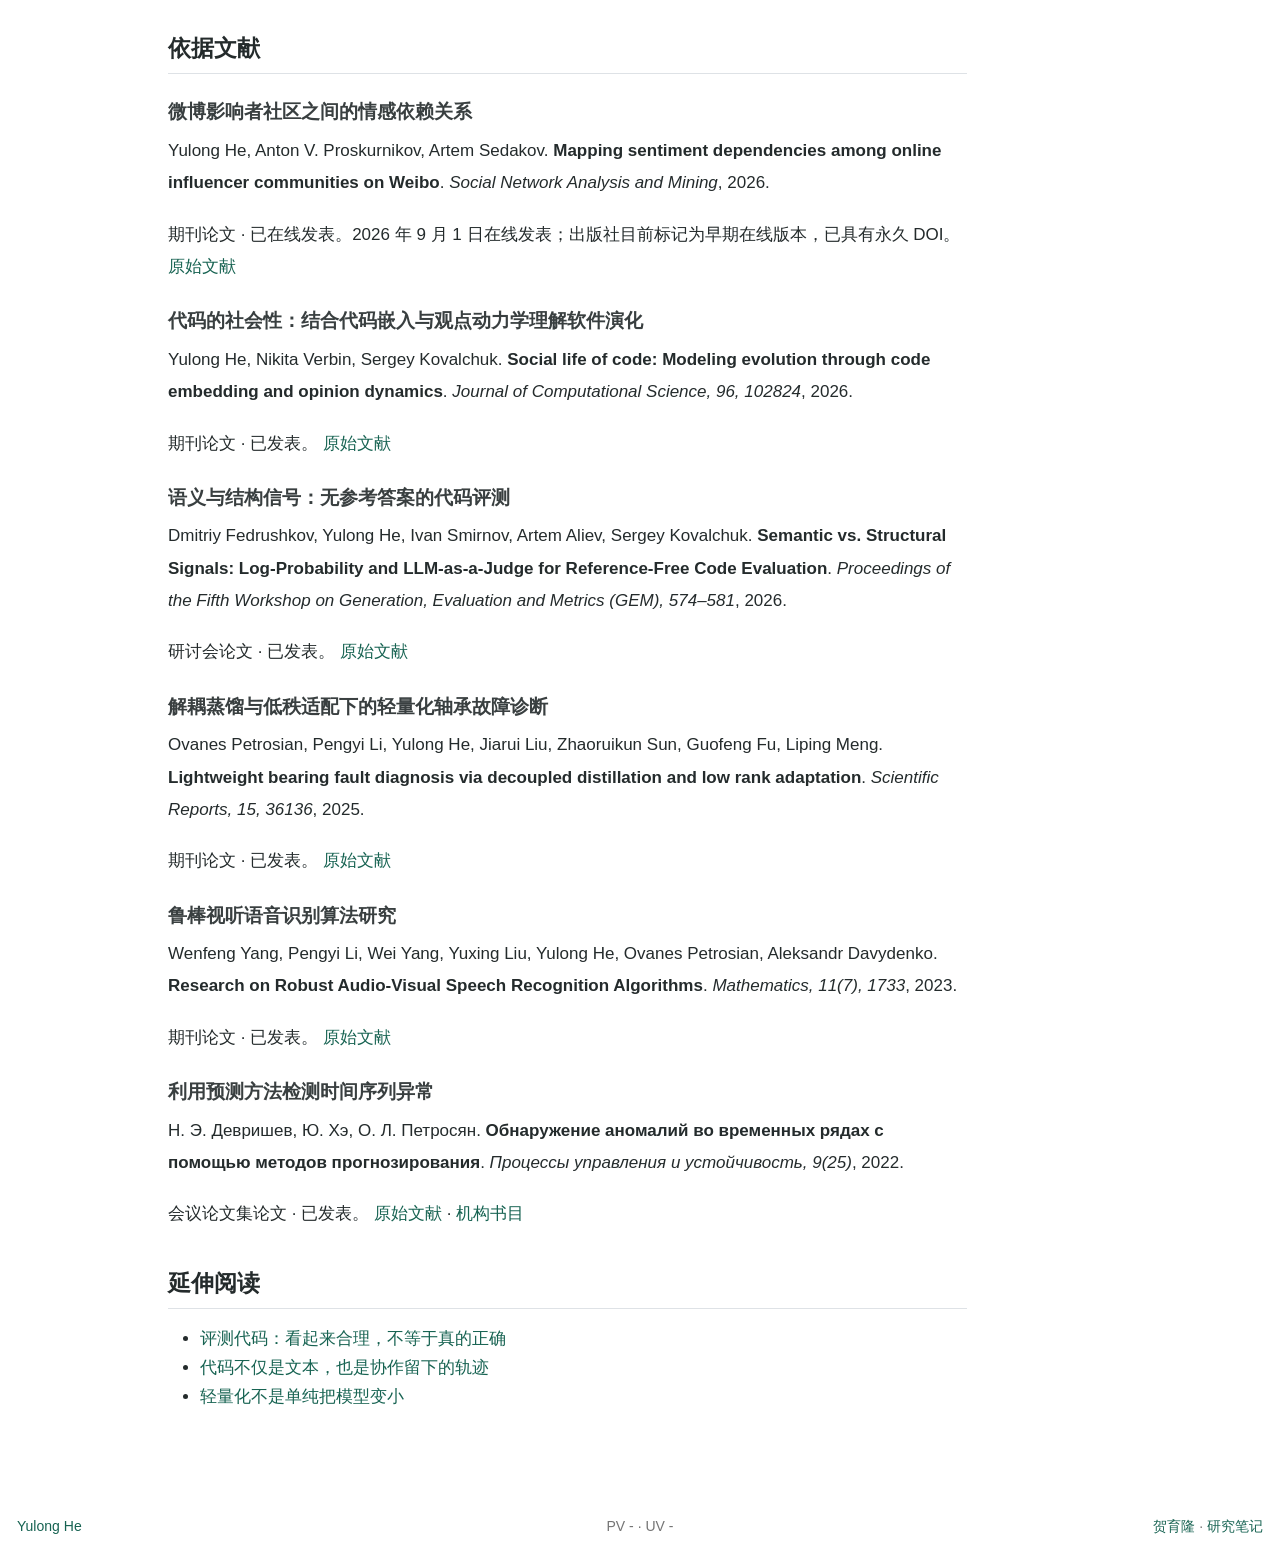
<file: docs/wiki/research-approach.html>
<!DOCTYPE html>
<html xmlns="http://www.w3.org/1999/xhtml" lang="zh-CN" xml:lang="zh-CN"><head>

<meta charset="utf-8">
<meta name="generator" content="quarto-1.8.27">

<meta name="viewport" content="width=device-width, initial-scale=1.0, user-scalable=yes">

<meta name="description" content="将表示学习、可解释建模与可靠评测串起来：先定义问题，再讨论模型是否真的解决了问题。">

<title>从数据到判断：我的研究方法 – Yulong He</title>
<style>
code{white-space: pre-wrap;}
span.smallcaps{font-variant: small-caps;}
div.columns{display: flex; gap: min(4vw, 1.5em);}
div.column{flex: auto; overflow-x: auto;}
div.hanging-indent{margin-left: 1.5em; text-indent: -1.5em;}
ul.task-list{list-style: none;}
ul.task-list li input[type="checkbox"] {
  width: 0.8em;
  margin: 0 0.8em 0.2em -1em; /* quarto-specific, see https://github.com/quarto-dev/quarto-cli/issues/4556 */ 
  vertical-align: middle;
}
</style>


<script src="../site_libs/quarto-nav/quarto-nav.js"></script>
<script src="../site_libs/quarto-nav/headroom.min.js"></script>
<link href="../images/yulong.jpg" rel="icon" type="image/jpeg">
<script src="../site_libs/clipboard/clipboard.min.js"></script>
<script src="../site_libs/quarto-html/quarto.js" type="module"></script>
<script src="../site_libs/quarto-html/tabsets/tabsets.js" type="module"></script>
<script src="../site_libs/quarto-html/axe/axe-check.js" type="module"></script>
<script src="../site_libs/quarto-html/popper.min.js"></script>
<script src="../site_libs/quarto-html/tippy.umd.min.js"></script>
<script src="../site_libs/quarto-html/anchor.min.js"></script>
<link href="../site_libs/quarto-html/tippy.css" rel="stylesheet">
<link href="../site_libs/quarto-html/quarto-syntax-highlighting-d7fcc3ff7e490f12cb1c45aad4d93599.css" rel="stylesheet" id="quarto-text-highlighting-styles">
<script src="../site_libs/bootstrap/bootstrap.min.js"></script>
<link href="../site_libs/bootstrap/bootstrap-icons.css" rel="stylesheet">
<link href="../site_libs/bootstrap/bootstrap-8649822c2764226d50282a5db0fee678.min.css" rel="stylesheet" append-hash="true" id="quarto-bootstrap" data-mode="light">
<script id="quarto-search-options" type="application/json">{
  "language": {
    "search-no-results-text": "没有结果",
    "search-matching-documents-text": "匹配的文档",
    "search-copy-link-title": "复制搜索链接",
    "search-hide-matches-text": "隐藏其它匹配结果",
    "search-more-match-text": "更多匹配结果",
    "search-more-matches-text": "更多匹配结果",
    "search-clear-button-title": "清除",
    "search-text-placeholder": "",
    "search-detached-cancel-button-title": "取消",
    "search-submit-button-title": "提交",
    "search-label": "搜索"
  }
}</script>


<link rel="stylesheet" href="wiki.css">
<link rel="canonical" href="https://hreyulog.github.io/wiki/research-approach.html">
</head>

<body class="nav-fixed research-wiki quarto-light">

<div id="quarto-search-results"></div>
  <header id="quarto-header" class="headroom fixed-top">
    <nav class="navbar navbar-expand-lg " data-bs-theme="dark">
      <div class="navbar-container container-fluid">
      <div class="navbar-brand-container mx-auto">
    <a class="navbar-brand" href="../index.html">
    <span class="navbar-title">Yulong He</span>
    </a>
  </div>
          <button class="navbar-toggler" type="button" data-bs-toggle="collapse" data-bs-target="#navbarCollapse" aria-controls="navbarCollapse" role="menu" aria-expanded="false" aria-label="展开或折叠导航栏" onclick="if (window.quartoToggleHeadroom) { window.quartoToggleHeadroom(); }">
  <span class="navbar-toggler-icon"></span>
</button>
          <div class="collapse navbar-collapse" id="navbarCollapse">
            <ul class="navbar-nav navbar-nav-scroll ms-auto">
  <li class="nav-item">
    <a class="nav-link" href="../index.html"> 
<span class="menu-text">English</span></a>
  </li>  
  <li class="nav-item">
    <a class="nav-link" href="../Chinese.html"> 
<span class="menu-text">中文</span></a>
  </li>  
  <li class="nav-item">
    <a class="nav-link" href="../Russian.html"> 
<span class="menu-text">Русский</span></a>
  </li>  
</ul>
          </div> <!-- /navcollapse -->
            <div class="quarto-navbar-tools">
</div>
      </div> <!-- /container-fluid -->
    </nav>
</header>
<!-- content -->
<div id="quarto-content" class="quarto-container page-columns page-rows-contents page-layout-article page-navbar">
<!-- sidebar -->
<!-- margin-sidebar -->
    <div id="quarto-margin-sidebar" class="sidebar margin-sidebar">
        <nav id="TOC" role="doc-toc" class="toc-active">
    <h2 id="toc-title">本文目录</h2>
   
  <ul class="collapse">
  <li><a href="#先定义状态再选择模型" id="toc-先定义状态再选择模型" class="nav-link active" data-scroll-target="#先定义状态再选择模型">先定义状态，再选择模型</a></li>
  <li><a href="#指标是测量工具不是任务本身" id="toc-指标是测量工具不是任务本身" class="nav-link" data-scroll-target="#指标是测量工具不是任务本身">指标是测量工具，不是任务本身</a></li>
  <li><a href="#模型选择要带着约束讨论" id="toc-模型选择要带着约束讨论" class="nav-link" data-scroll-target="#模型选择要带着约束讨论">模型选择要带着约束讨论</a></li>
  <li><a href="#我希望持续保持的工作方式" id="toc-我希望持续保持的工作方式" class="nav-link" data-scroll-target="#我希望持续保持的工作方式">我希望持续保持的工作方式</a></li>
  <li><a href="#依据文献" id="toc-依据文献" class="nav-link" data-scroll-target="#依据文献">依据文献</a></li>
  <li><a href="#延伸阅读" id="toc-延伸阅读" class="nav-link" data-scroll-target="#延伸阅读">延伸阅读</a></li>
  </ul>
</nav>
    </div>
<!-- main -->
<main class="content" id="quarto-document-content">

<header id="title-block-header" class="quarto-title-block default">
<div class="quarto-title">
<h1 class="title">从数据到判断：我的研究方法</h1>
</div>

<div>
  <div class="description">
    将表示学习、可解释建模与可靠评测串起来：先定义问题，再讨论模型是否真的解决了问题。
  </div>
</div>


<div class="quarto-title-meta">

    
  
    
  </div>
  


</header>


<nav class="wiki-nav" aria-label="研究页面导航"><a href="index.html">研究索引</a><a href="publications.html">已发表论文</a><a href="access.html">数据与引用</a><a href="../Chinese.html">个人主页 <i class="bi bi-arrow-up-right" aria-hidden="true"></i></a></nav>
<div class="note-meta"><span>研究方法</span><span>贺育隆</span><time datetime="2026-09-06">2026-09-06</time><span>约 4 分钟</span><a href="raw/research-approach.md" download=""><i class="bi bi-file-earmark-text" aria-hidden="true"></i> 纯文本</a></div>
<p>我关注的问题，可以概括为一句话：<strong>如何把复杂数据转化成有意义的表示，再用能够检验的方法支持判断。</strong> 文本、代码、音频和时间序列的形式不同，但研究不能停留在“模型能处理这些数据”。还需要回答：输出代表什么，实验检验了什么，哪些解释超出了证据？</p>
<p>这里从六篇已发表的合著论文出发，整理我的方法认识。具体论文的结果属于共同作者的合作成果；下面的归纳是技术思考，不是额外的实验结论。</p>
<section id="先定义状态再选择模型" class="level2">
<h2 class="anchored" data-anchor-id="先定义状态再选择模型">先定义状态，再选择模型</h2>
<p>在微博研究中，输入是评论，研究对象却是社区情感的变化；在软件演化研究中，输入是代码变化，关注点却是协作过程中的技术状态。这两类问题都需要把原始数据转化成可比较的时间轨迹。表示学习和动力学模型因此承担不同职责：前者处理复杂观测，后者描述状态之间的关系。<a href="https://doi.org/10.1007/s13278-026-01645-w">微博论文</a>、<a href="https://doi.org/10.1016/j.jocs.2026.102824">软件演化论文</a>是这条研究线的两个实例。</p>
<p>我的取舍是：不因为能算出一个向量，就默认它已经是有意义的研究变量。变量的定义、聚合尺度和时间窗口，会共同决定模型能够回答的问题。</p>
</section>
<section id="指标是测量工具不是任务本身" class="level2">
<h2 class="anchored" data-anchor-id="指标是测量工具不是任务本身">指标是测量工具，不是任务本身</h2>
<p>代码评测研究比较了两类信号：让大模型直接评价代码，以及计算任务条件下代码的对数概率。它们并不是可以随意替换的分数。<a href="https://aclanthology.org/2026.gem-main.55/">GEM 论文</a>中的差异提醒我，评测工具也需要被评测。</p>
<p>早期的<a href="https://pureportal.spbu.ru/files/97617692/Time_series_anomaly_detection_CPS2022.pdf">时间序列异常检测研究</a>有一个相似的问题：预测误差与异常识别表现不是同一个目标。把中间指标做得更漂亮，不一定就改善了最终决策。设计实验时，我会先问“这个指标在哪些情况下会失灵”，再解释它的平均值。</p>
</section>
<section id="模型选择要带着约束讨论" class="level2">
<h2 class="anchored" data-anchor-id="模型选择要带着约束讨论">模型选择要带着约束讨论</h2>
<p><a href="https://doi.org/10.1038/s41598-025-06734-y">轻量化故障诊断</a>关注质量与模型规模的平衡；<a href="https://doi.org/10.3390/math11071733">视听语音识别</a>关注噪声与数据分布变化。这些工作让我更重视条件化的结论：一个方法适合什么输入、什么资源条件、什么评价协议。</p>
<p>落到工程上，我倾向于把三个问题一起讨论：效果有没有提升，代价发生了什么变化，在哪些条件下会退化。参数量、实验室准确率和真实系统体验之间，仍有需要验证的距离。</p>
</section>
<section id="我希望持续保持的工作方式" class="level2">
<h2 class="anchored" data-anchor-id="我希望持续保持的工作方式">我希望持续保持的工作方式</h2>
<ol type="1">
<li>把业务或研究问题拆成明确的数据对象、模型输出和判断目标。</li>
<li>保留能够解释问题的基线，让复杂度的增加有证据支持。</li>
<li>分开报告观测事实、模型推断与个人解释。</li>
<li>用适用范围说明结果，而不是把单一实验改写成普遍能力。</li>
</ol>
<p>对我而言，技术深度不仅体现在会用多少模型，也体现在能否说清楚为什么这样建模，以及什么时候不该相信它。</p>
</section>
<section id="依据文献" class="level2">
<h2 class="anchored" data-anchor-id="依据文献">依据文献</h2>
<section id="微博影响者社区之间的情感依赖关系" class="level3">
<h3 class="anchored" data-anchor-id="微博影响者社区之间的情感依赖关系">微博影响者社区之间的情感依赖关系</h3>
<p>Yulong He, Anton V. Proskurnikov, Artem Sedakov. <strong>Mapping sentiment dependencies among online influencer communities on Weibo</strong>. <em>Social Network Analysis and Mining</em>, 2026.</p>
<p>期刊论文 · 已在线发表。2026 年 9 月 1 日在线发表；出版社目前标记为早期在线版本，已具有永久 DOI。 <a href="https://doi.org/10.1007/s13278-026-01645-w">原始文献</a></p>
</section>
<section id="代码的社会性结合代码嵌入与观点动力学理解软件演化" class="level3">
<h3 class="anchored" data-anchor-id="代码的社会性结合代码嵌入与观点动力学理解软件演化">代码的社会性：结合代码嵌入与观点动力学理解软件演化</h3>
<p>Yulong He, Nikita Verbin, Sergey Kovalchuk. <strong>Social life of code: Modeling evolution through code embedding and opinion dynamics</strong>. <em>Journal of Computational Science, 96, 102824</em>, 2026.</p>
<p>期刊论文 · 已发表。 <a href="https://doi.org/10.1016/j.jocs.2026.102824">原始文献</a></p>
</section>
<section id="语义与结构信号无参考答案的代码评测" class="level3">
<h3 class="anchored" data-anchor-id="语义与结构信号无参考答案的代码评测">语义与结构信号：无参考答案的代码评测</h3>
<p>Dmitriy Fedrushkov, Yulong He, Ivan Smirnov, Artem Aliev, Sergey Kovalchuk. <strong>Semantic vs.&nbsp;Structural Signals: Log-Probability and LLM-as-a-Judge for Reference-Free Code Evaluation</strong>. <em>Proceedings of the Fifth Workshop on Generation, Evaluation and Metrics (GEM), 574–581</em>, 2026.</p>
<p>研讨会论文 · 已发表。 <a href="https://aclanthology.org/2026.gem-main.55/">原始文献</a></p>
</section>
<section id="解耦蒸馏与低秩适配下的轻量化轴承故障诊断" class="level3">
<h3 class="anchored" data-anchor-id="解耦蒸馏与低秩适配下的轻量化轴承故障诊断">解耦蒸馏与低秩适配下的轻量化轴承故障诊断</h3>
<p>Ovanes Petrosian, Pengyi Li, Yulong He, Jiarui Liu, Zhaoruikun Sun, Guofeng Fu, Liping Meng. <strong>Lightweight bearing fault diagnosis via decoupled distillation and low rank adaptation</strong>. <em>Scientific Reports, 15, 36136</em>, 2025.</p>
<p>期刊论文 · 已发表。 <a href="https://doi.org/10.1038/s41598-025-06734-y">原始文献</a></p>
</section>
<section id="鲁棒视听语音识别算法研究" class="level3">
<h3 class="anchored" data-anchor-id="鲁棒视听语音识别算法研究">鲁棒视听语音识别算法研究</h3>
<p>Wenfeng Yang, Pengyi Li, Wei Yang, Yuxing Liu, Yulong He, Ovanes Petrosian, Aleksandr Davydenko. <strong>Research on Robust Audio-Visual Speech Recognition Algorithms</strong>. <em>Mathematics, 11(7), 1733</em>, 2023.</p>
<p>期刊论文 · 已发表。 <a href="https://doi.org/10.3390/math11071733">原始文献</a></p>
</section>
<section id="利用预测方法检测时间序列异常" class="level3">
<h3 class="anchored" data-anchor-id="利用预测方法检测时间序列异常">利用预测方法检测时间序列异常</h3>
<p>Н. Э. Девришев, Ю. Хэ, О. Л. Петросян. <strong>Обнаружение аномалий во временных рядах с помощью методов прогнозирования</strong>. <em>Процессы управления и устойчивость, 9(25)</em>, 2022.</p>
<p>会议论文集论文 · 已发表。 <a href="https://pureportal.spbu.ru/files/97617692/Time_series_anomaly_detection_CPS2022.pdf">原始文献</a> · <a href="https://pureportal.spbu.ru/en/publications/--------%281a491a09-e1c5-4d31-b3f1-958b306970e2%29.html">机构书目</a></p>
</section>
</section>
<section id="延伸阅读" class="level2">
<h2 class="anchored" data-anchor-id="延伸阅读">延伸阅读</h2>
<ul>
<li><a href="../wiki/code-evaluation.html">评测代码：看起来合理，不等于真的正确</a></li>
<li><a href="../wiki/code-dynamics.html">代码不仅是文本，也是协作留下的轨迹</a></li>
<li><a href="../wiki/efficient-models.html">轻量化不是单纯把模型变小</a></li>
</ul>
<script type="application/ld+json">{
  "@context": "https://schema.org",
  "@type": "Article",
  "headline": "从数据到判断：我的研究方法",
  "description": "将表示学习、可解释建模与可靠评测串起来：先定义问题，再讨论模型是否真的解决了问题。",
  "inLanguage": "zh-CN",
  "author": {
    "@type": "Person",
    "name": "贺育隆",
    "alternateName": "Yulong He",
    "url": "https://hreyulog.github.io"
  },
  "datePublished": "2026-09-06",
  "dateModified": "2026-09-06",
  "mainEntityOfPage": "https://hreyulog.github.io/wiki/research-approach.html",
  "url": "https://hreyulog.github.io/wiki/research-approach.html",
  "articleSection": "研究方法",
  "citation": [
    "https://doi.org/10.1007/s13278-026-01645-w",
    "https://doi.org/10.1016/j.jocs.2026.102824",
    "https://aclanthology.org/2026.gem-main.55/",
    "https://doi.org/10.1038/s41598-025-06734-y",
    "https://doi.org/10.3390/math11071733",
    "https://pureportal.spbu.ru/files/97617692/Time_series_anomaly_detection_CPS2022.pdf"
  ],
  "encoding": {
    "@type": "MediaObject",
    "contentUrl": "https://hreyulog.github.io/wiki/raw/research-approach.md",
    "encodingFormat": "text/markdown"
  }
}</script>


</section>

</main> <!-- /main -->
<script defer="" data-api="https://busuanzi.9420.ltd/api" src="https://busuanzi.9420.ltd/js"></script>
<script id="quarto-html-after-body" type="application/javascript">
  window.document.addEventListener("DOMContentLoaded", function (event) {
    const icon = "";
    const anchorJS = new window.AnchorJS();
    anchorJS.options = {
      placement: 'right',
      icon: icon
    };
    anchorJS.add('.anchored');
    const isCodeAnnotation = (el) => {
      for (const clz of el.classList) {
        if (clz.startsWith('code-annotation-')) {                     
          return true;
        }
      }
      return false;
    }
    const onCopySuccess = function(e) {
      // button target
      const button = e.trigger;
      // don't keep focus
      button.blur();
      // flash "checked"
      button.classList.add('code-copy-button-checked');
      var currentTitle = button.getAttribute("title");
      button.setAttribute("title", "已复制");
      let tooltip;
      if (window.bootstrap) {
        button.setAttribute("data-bs-toggle", "tooltip");
        button.setAttribute("data-bs-placement", "left");
        button.setAttribute("data-bs-title", "已复制");
        tooltip = new bootstrap.Tooltip(button, 
          { trigger: "manual", 
            customClass: "code-copy-button-tooltip",
            offset: [0, -8]});
        tooltip.show();    
      }
      setTimeout(function() {
        if (tooltip) {
          tooltip.hide();
          button.removeAttribute("data-bs-title");
          button.removeAttribute("data-bs-toggle");
          button.removeAttribute("data-bs-placement");
        }
        button.setAttribute("title", currentTitle);
        button.classList.remove('code-copy-button-checked');
      }, 1000);
      // clear code selection
      e.clearSelection();
    }
    const getTextToCopy = function(trigger) {
      const outerScaffold = trigger.parentElement.cloneNode(true);
      const codeEl = outerScaffold.querySelector('code');
      for (const childEl of codeEl.children) {
        if (isCodeAnnotation(childEl)) {
          childEl.remove();
        }
      }
      return codeEl.innerText;
    }
    const clipboard = new window.ClipboardJS('.code-copy-button:not([data-in-quarto-modal])', {
      text: getTextToCopy
    });
    clipboard.on('success', onCopySuccess);
    if (window.document.getElementById('quarto-embedded-source-code-modal')) {
      const clipboardModal = new window.ClipboardJS('.code-copy-button[data-in-quarto-modal]', {
        text: getTextToCopy,
        container: window.document.getElementById('quarto-embedded-source-code-modal')
      });
      clipboardModal.on('success', onCopySuccess);
    }
      var localhostRegex = new RegExp(/^(?:http|https):\/\/localhost\:?[0-9]*\//);
      var mailtoRegex = new RegExp(/^mailto:/);
        var filterRegex = new RegExp("https:\/\/hreyulog\.github\.io");
      var isInternal = (href) => {
          return filterRegex.test(href) || localhostRegex.test(href) || mailtoRegex.test(href);
      }
      // Inspect non-navigation links and adorn them if external
     var links = window.document.querySelectorAll('a[href]:not(.nav-link):not(.navbar-brand):not(.toc-action):not(.sidebar-link):not(.sidebar-item-toggle):not(.pagination-link):not(.no-external):not([aria-hidden]):not(.dropdown-item):not(.quarto-navigation-tool):not(.about-link)');
      for (var i=0; i<links.length; i++) {
        const link = links[i];
        if (!isInternal(link.href)) {
          // undo the damage that might have been done by quarto-nav.js in the case of
          // links that we want to consider external
          if (link.dataset.originalHref !== undefined) {
            link.href = link.dataset.originalHref;
          }
        }
      }
    function tippyHover(el, contentFn, onTriggerFn, onUntriggerFn) {
      const config = {
        allowHTML: true,
        maxWidth: 500,
        delay: 100,
        arrow: false,
        appendTo: function(el) {
            return el.parentElement;
        },
        interactive: true,
        interactiveBorder: 10,
        theme: 'quarto',
        placement: 'bottom-start',
      };
      if (contentFn) {
        config.content = contentFn;
      }
      if (onTriggerFn) {
        config.onTrigger = onTriggerFn;
      }
      if (onUntriggerFn) {
        config.onUntrigger = onUntriggerFn;
      }
      window.tippy(el, config); 
    }
    const noterefs = window.document.querySelectorAll('a[role="doc-noteref"]');
    for (var i=0; i<noterefs.length; i++) {
      const ref = noterefs[i];
      tippyHover(ref, function() {
        // use id or data attribute instead here
        let href = ref.getAttribute('data-footnote-href') || ref.getAttribute('href');
        try { href = new URL(href).hash; } catch {}
        const id = href.replace(/^#\/?/, "");
        const note = window.document.getElementById(id);
        if (note) {
          return note.innerHTML;
        } else {
          return "";
        }
      });
    }
    const xrefs = window.document.querySelectorAll('a.quarto-xref');
    const processXRef = (id, note) => {
      // Strip column container classes
      const stripColumnClz = (el) => {
        el.classList.remove("page-full", "page-columns");
        if (el.children) {
          for (const child of el.children) {
            stripColumnClz(child);
          }
        }
      }
      stripColumnClz(note)
      if (id === null || id.startsWith('sec-')) {
        // Special case sections, only their first couple elements
        const container = document.createElement("div");
        if (note.children && note.children.length > 2) {
          container.appendChild(note.children[0].cloneNode(true));
          for (let i = 1; i < note.children.length; i++) {
            const child = note.children[i];
            if (child.tagName === "P" && child.innerText === "") {
              continue;
            } else {
              container.appendChild(child.cloneNode(true));
              break;
            }
          }
          if (window.Quarto?.typesetMath) {
            window.Quarto.typesetMath(container);
          }
          return container.innerHTML
        } else {
          if (window.Quarto?.typesetMath) {
            window.Quarto.typesetMath(note);
          }
          return note.innerHTML;
        }
      } else {
        // Remove any anchor links if they are present
        const anchorLink = note.querySelector('a.anchorjs-link');
        if (anchorLink) {
          anchorLink.remove();
        }
        if (window.Quarto?.typesetMath) {
          window.Quarto.typesetMath(note);
        }
        if (note.classList.contains("callout")) {
          return note.outerHTML;
        } else {
          return note.innerHTML;
        }
      }
    }
    for (var i=0; i<xrefs.length; i++) {
      const xref = xrefs[i];
      tippyHover(xref, undefined, function(instance) {
        instance.disable();
        let url = xref.getAttribute('href');
        let hash = undefined; 
        if (url.startsWith('#')) {
          hash = url;
        } else {
          try { hash = new URL(url).hash; } catch {}
        }
        if (hash) {
          const id = hash.replace(/^#\/?/, "");
          const note = window.document.getElementById(id);
          if (note !== null) {
            try {
              const html = processXRef(id, note.cloneNode(true));
              instance.setContent(html);
            } finally {
              instance.enable();
              instance.show();
            }
          } else {
            // See if we can fetch this
            fetch(url.split('#')[0])
            .then(res => res.text())
            .then(html => {
              const parser = new DOMParser();
              const htmlDoc = parser.parseFromString(html, "text/html");
              const note = htmlDoc.getElementById(id);
              if (note !== null) {
                const html = processXRef(id, note);
                instance.setContent(html);
              } 
            }).finally(() => {
              instance.enable();
              instance.show();
            });
          }
        } else {
          // See if we can fetch a full url (with no hash to target)
          // This is a special case and we should probably do some content thinning / targeting
          fetch(url)
          .then(res => res.text())
          .then(html => {
            const parser = new DOMParser();
            const htmlDoc = parser.parseFromString(html, "text/html");
            const note = htmlDoc.querySelector('main.content');
            if (note !== null) {
              // This should only happen for chapter cross references
              // (since there is no id in the URL)
              // remove the first header
              if (note.children.length > 0 && note.children[0].tagName === "HEADER") {
                note.children[0].remove();
              }
              const html = processXRef(null, note);
              instance.setContent(html);
            } 
          }).finally(() => {
            instance.enable();
            instance.show();
          });
        }
      }, function(instance) {
      });
    }
        let selectedAnnoteEl;
        const selectorForAnnotation = ( cell, annotation) => {
          let cellAttr = 'data-code-cell="' + cell + '"';
          let lineAttr = 'data-code-annotation="' +  annotation + '"';
          const selector = 'span[' + cellAttr + '][' + lineAttr + ']';
          return selector;
        }
        const selectCodeLines = (annoteEl) => {
          const doc = window.document;
          const targetCell = annoteEl.getAttribute("data-target-cell");
          const targetAnnotation = annoteEl.getAttribute("data-target-annotation");
          const annoteSpan = window.document.querySelector(selectorForAnnotation(targetCell, targetAnnotation));
          const lines = annoteSpan.getAttribute("data-code-lines").split(",");
          const lineIds = lines.map((line) => {
            return targetCell + "-" + line;
          })
          let top = null;
          let height = null;
          let parent = null;
          if (lineIds.length > 0) {
              //compute the position of the single el (top and bottom and make a div)
              const el = window.document.getElementById(lineIds[0]);
              top = el.offsetTop;
              height = el.offsetHeight;
              parent = el.parentElement.parentElement;
            if (lineIds.length > 1) {
              const lastEl = window.document.getElementById(lineIds[lineIds.length - 1]);
              const bottom = lastEl.offsetTop + lastEl.offsetHeight;
              height = bottom - top;
            }
            if (top !== null && height !== null && parent !== null) {
              // cook up a div (if necessary) and position it 
              let div = window.document.getElementById("code-annotation-line-highlight");
              if (div === null) {
                div = window.document.createElement("div");
                div.setAttribute("id", "code-annotation-line-highlight");
                div.style.position = 'absolute';
                parent.appendChild(div);
              }
              div.style.top = top - 2 + "px";
              div.style.height = height + 4 + "px";
              div.style.left = 0;
              let gutterDiv = window.document.getElementById("code-annotation-line-highlight-gutter");
              if (gutterDiv === null) {
                gutterDiv = window.document.createElement("div");
                gutterDiv.setAttribute("id", "code-annotation-line-highlight-gutter");
                gutterDiv.style.position = 'absolute';
                const codeCell = window.document.getElementById(targetCell);
                const gutter = codeCell.querySelector('.code-annotation-gutter');
                gutter.appendChild(gutterDiv);
              }
              gutterDiv.style.top = top - 2 + "px";
              gutterDiv.style.height = height + 4 + "px";
            }
            selectedAnnoteEl = annoteEl;
          }
        };
        const unselectCodeLines = () => {
          const elementsIds = ["code-annotation-line-highlight", "code-annotation-line-highlight-gutter"];
          elementsIds.forEach((elId) => {
            const div = window.document.getElementById(elId);
            if (div) {
              div.remove();
            }
          });
          selectedAnnoteEl = undefined;
        };
          // Handle positioning of the toggle
      window.addEventListener(
        "resize",
        throttle(() => {
          elRect = undefined;
          if (selectedAnnoteEl) {
            selectCodeLines(selectedAnnoteEl);
          }
        }, 10)
      );
      function throttle(fn, ms) {
      let throttle = false;
      let timer;
        return (...args) => {
          if(!throttle) { // first call gets through
              fn.apply(this, args);
              throttle = true;
          } else { // all the others get throttled
              if(timer) clearTimeout(timer); // cancel #2
              timer = setTimeout(() => {
                fn.apply(this, args);
                timer = throttle = false;
              }, ms);
          }
        };
      }
        // Attach click handler to the DT
        const annoteDls = window.document.querySelectorAll('dt[data-target-cell]');
        for (const annoteDlNode of annoteDls) {
          annoteDlNode.addEventListener('click', (event) => {
            const clickedEl = event.target;
            if (clickedEl !== selectedAnnoteEl) {
              unselectCodeLines();
              const activeEl = window.document.querySelector('dt[data-target-cell].code-annotation-active');
              if (activeEl) {
                activeEl.classList.remove('code-annotation-active');
              }
              selectCodeLines(clickedEl);
              clickedEl.classList.add('code-annotation-active');
            } else {
              // Unselect the line
              unselectCodeLines();
              clickedEl.classList.remove('code-annotation-active');
            }
          });
        }
    const findCites = (el) => {
      const parentEl = el.parentElement;
      if (parentEl) {
        const cites = parentEl.dataset.cites;
        if (cites) {
          return {
            el,
            cites: cites.split(' ')
          };
        } else {
          return findCites(el.parentElement)
        }
      } else {
        return undefined;
      }
    };
    var bibliorefs = window.document.querySelectorAll('a[role="doc-biblioref"]');
    for (var i=0; i<bibliorefs.length; i++) {
      const ref = bibliorefs[i];
      const citeInfo = findCites(ref);
      if (citeInfo) {
        tippyHover(citeInfo.el, function() {
          var popup = window.document.createElement('div');
          citeInfo.cites.forEach(function(cite) {
            var citeDiv = window.document.createElement('div');
            citeDiv.classList.add('hanging-indent');
            citeDiv.classList.add('csl-entry');
            var biblioDiv = window.document.getElementById('ref-' + cite);
            if (biblioDiv) {
              citeDiv.innerHTML = biblioDiv.innerHTML;
            }
            popup.appendChild(citeDiv);
          });
          return popup.innerHTML;
        });
      }
    }
  });
  </script>
</div> <!-- /content -->
<footer class="footer">
  <div class="nav-footer">
    <div class="nav-footer-left">
<p><a href="https://hreyulog.github.io">Yulong He</a><br></p>
</div>   
    <div class="nav-footer-center">
<p>PV <span id="busuanzi_site_pv">-</span> · UV <span id="busuanzi_site_uv">-</span><br></p>
</div>
    <div class="nav-footer-right">
<p><a href="https://hreyulog.github.io">贺育隆</a> · <a href="../wiki/index.html">研究笔记</a><br></p>
</div>
  </div>
</footer>




</body></html>
</file>
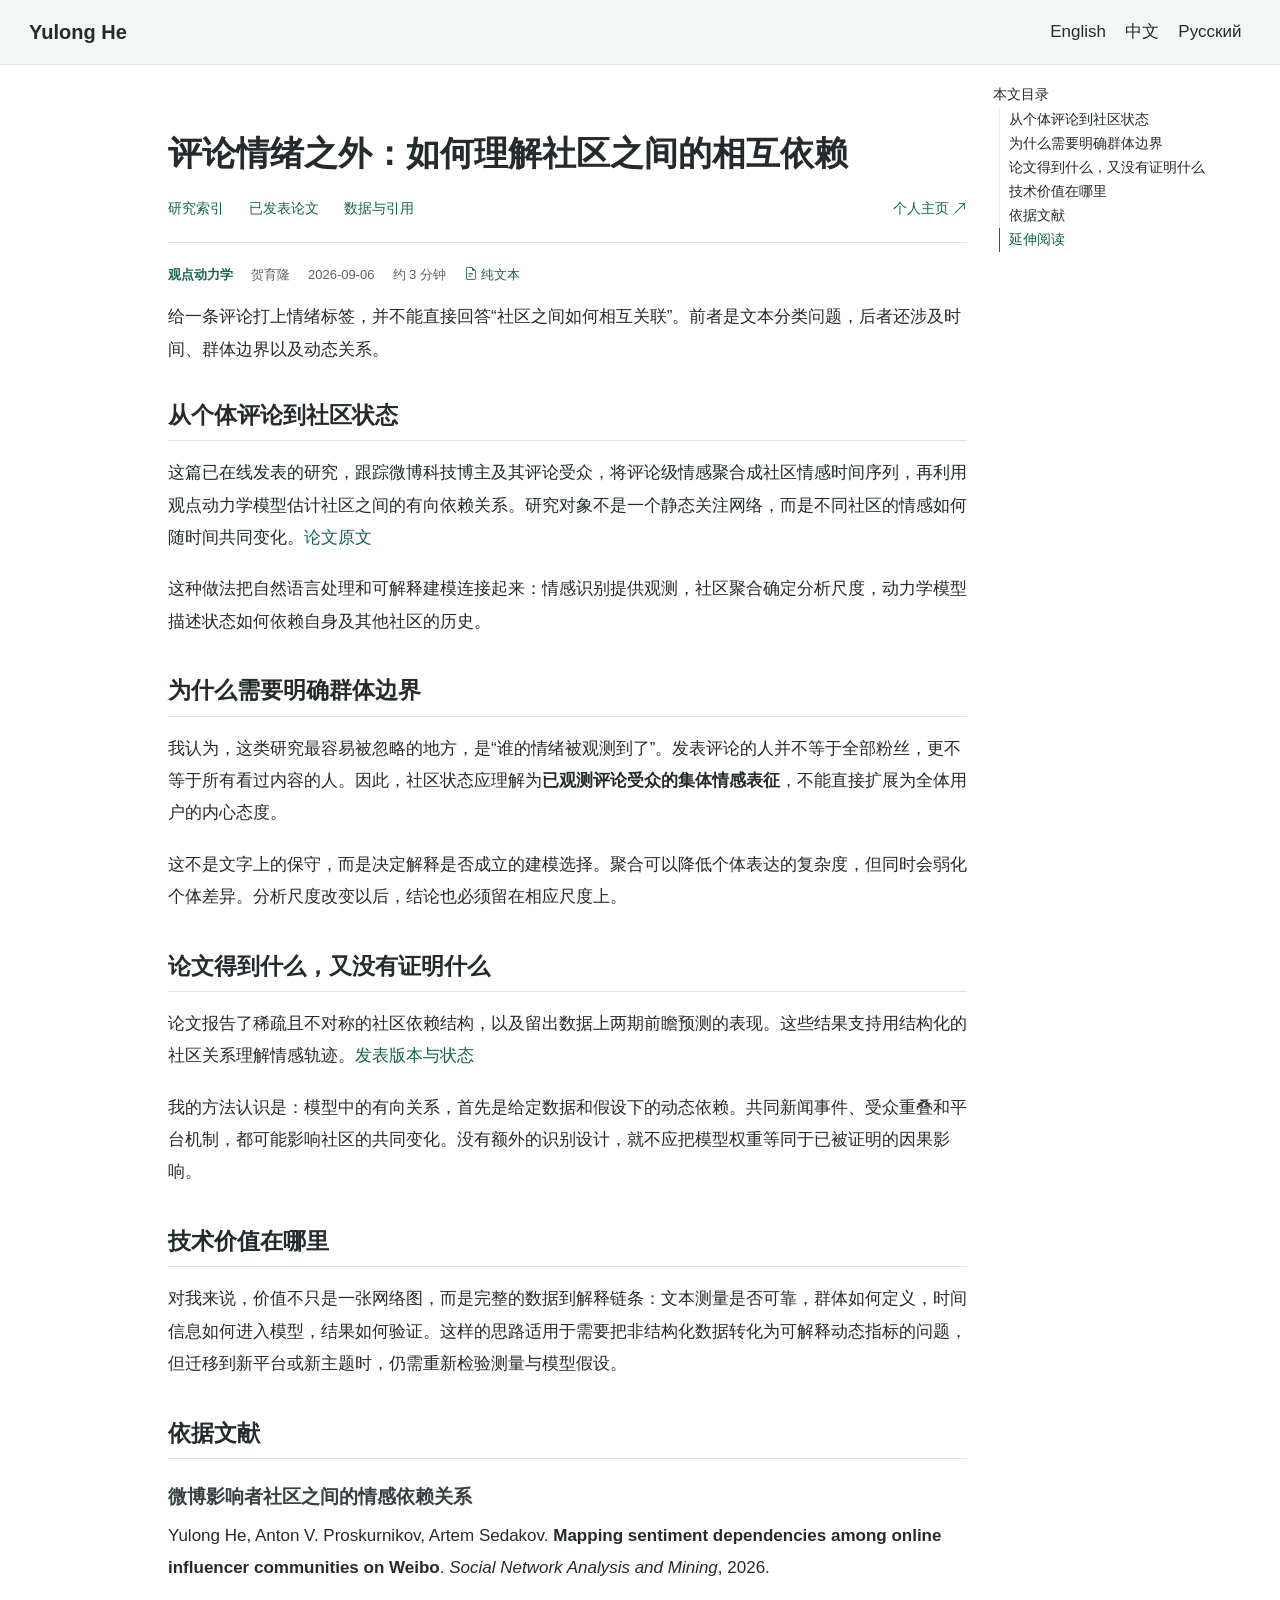
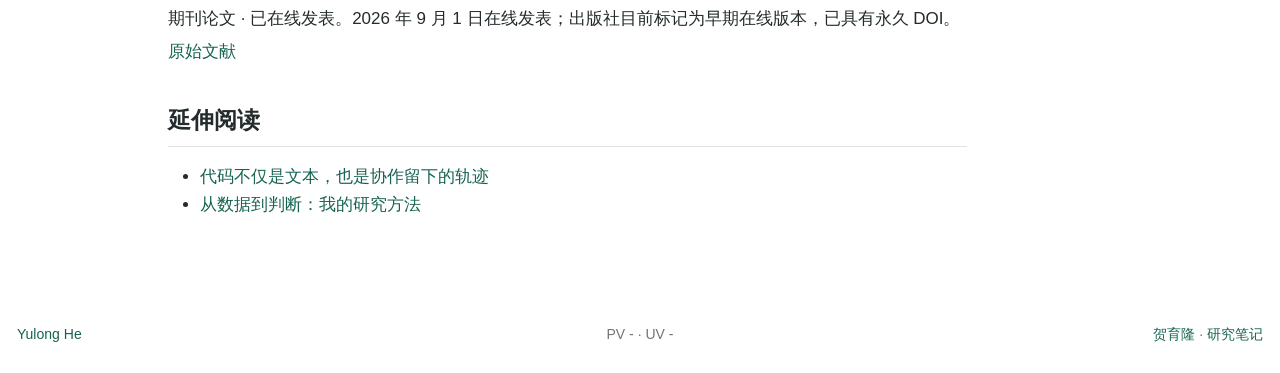
<file: docs/wiki/weibo-dynamics.html>
<!DOCTYPE html>
<html xmlns="http://www.w3.org/1999/xhtml" lang="zh-CN" xml:lang="zh-CN"><head>

<meta charset="utf-8">
<meta name="generator" content="quarto-1.8.27">

<meta name="viewport" content="width=device-width, initial-scale=1.0, user-scalable=yes">

<meta name="description" content="把评论文本变成社区状态，再用动力学模型理解情绪变化。关键在于明确观测对象与解释边界。">

<title>评论情绪之外：如何理解社区之间的相互依赖 – Yulong He</title>
<style>
code{white-space: pre-wrap;}
span.smallcaps{font-variant: small-caps;}
div.columns{display: flex; gap: min(4vw, 1.5em);}
div.column{flex: auto; overflow-x: auto;}
div.hanging-indent{margin-left: 1.5em; text-indent: -1.5em;}
ul.task-list{list-style: none;}
ul.task-list li input[type="checkbox"] {
  width: 0.8em;
  margin: 0 0.8em 0.2em -1em; /* quarto-specific, see https://github.com/quarto-dev/quarto-cli/issues/4556 */ 
  vertical-align: middle;
}
</style>


<script src="../site_libs/quarto-nav/quarto-nav.js"></script>
<script src="../site_libs/quarto-nav/headroom.min.js"></script>
<link href="../images/yulong.jpg" rel="icon" type="image/jpeg">
<script src="../site_libs/clipboard/clipboard.min.js"></script>
<script src="../site_libs/quarto-html/quarto.js" type="module"></script>
<script src="../site_libs/quarto-html/tabsets/tabsets.js" type="module"></script>
<script src="../site_libs/quarto-html/axe/axe-check.js" type="module"></script>
<script src="../site_libs/quarto-html/popper.min.js"></script>
<script src="../site_libs/quarto-html/tippy.umd.min.js"></script>
<script src="../site_libs/quarto-html/anchor.min.js"></script>
<link href="../site_libs/quarto-html/tippy.css" rel="stylesheet">
<link href="../site_libs/quarto-html/quarto-syntax-highlighting-d7fcc3ff7e490f12cb1c45aad4d93599.css" rel="stylesheet" id="quarto-text-highlighting-styles">
<script src="../site_libs/bootstrap/bootstrap.min.js"></script>
<link href="../site_libs/bootstrap/bootstrap-icons.css" rel="stylesheet">
<link href="../site_libs/bootstrap/bootstrap-8649822c2764226d50282a5db0fee678.min.css" rel="stylesheet" append-hash="true" id="quarto-bootstrap" data-mode="light">
<script id="quarto-search-options" type="application/json">{
  "language": {
    "search-no-results-text": "没有结果",
    "search-matching-documents-text": "匹配的文档",
    "search-copy-link-title": "复制搜索链接",
    "search-hide-matches-text": "隐藏其它匹配结果",
    "search-more-match-text": "更多匹配结果",
    "search-more-matches-text": "更多匹配结果",
    "search-clear-button-title": "清除",
    "search-text-placeholder": "",
    "search-detached-cancel-button-title": "取消",
    "search-submit-button-title": "提交",
    "search-label": "搜索"
  }
}</script>


<link rel="stylesheet" href="wiki.css">
<link rel="canonical" href="https://hreyulog.github.io/wiki/weibo-dynamics.html">
</head>

<body class="nav-fixed research-wiki quarto-light">

<div id="quarto-search-results"></div>
  <header id="quarto-header" class="headroom fixed-top">
    <nav class="navbar navbar-expand-lg " data-bs-theme="dark">
      <div class="navbar-container container-fluid">
      <div class="navbar-brand-container mx-auto">
    <a class="navbar-brand" href="../index.html">
    <span class="navbar-title">Yulong He</span>
    </a>
  </div>
          <button class="navbar-toggler" type="button" data-bs-toggle="collapse" data-bs-target="#navbarCollapse" aria-controls="navbarCollapse" role="menu" aria-expanded="false" aria-label="展开或折叠导航栏" onclick="if (window.quartoToggleHeadroom) { window.quartoToggleHeadroom(); }">
  <span class="navbar-toggler-icon"></span>
</button>
          <div class="collapse navbar-collapse" id="navbarCollapse">
            <ul class="navbar-nav navbar-nav-scroll ms-auto">
  <li class="nav-item">
    <a class="nav-link" href="../index.html"> 
<span class="menu-text">English</span></a>
  </li>  
  <li class="nav-item">
    <a class="nav-link" href="../Chinese.html"> 
<span class="menu-text">中文</span></a>
  </li>  
  <li class="nav-item">
    <a class="nav-link" href="../Russian.html"> 
<span class="menu-text">Русский</span></a>
  </li>  
</ul>
          </div> <!-- /navcollapse -->
            <div class="quarto-navbar-tools">
</div>
      </div> <!-- /container-fluid -->
    </nav>
</header>
<!-- content -->
<div id="quarto-content" class="quarto-container page-columns page-rows-contents page-layout-article page-navbar">
<!-- sidebar -->
<!-- margin-sidebar -->
    <div id="quarto-margin-sidebar" class="sidebar margin-sidebar">
        <nav id="TOC" role="doc-toc" class="toc-active">
    <h2 id="toc-title">本文目录</h2>
   
  <ul class="collapse">
  <li><a href="#从个体评论到社区状态" id="toc-从个体评论到社区状态" class="nav-link active" data-scroll-target="#从个体评论到社区状态">从个体评论到社区状态</a></li>
  <li><a href="#为什么需要明确群体边界" id="toc-为什么需要明确群体边界" class="nav-link" data-scroll-target="#为什么需要明确群体边界">为什么需要明确群体边界</a></li>
  <li><a href="#论文得到什么又没有证明什么" id="toc-论文得到什么又没有证明什么" class="nav-link" data-scroll-target="#论文得到什么又没有证明什么">论文得到什么，又没有证明什么</a></li>
  <li><a href="#技术价值在哪里" id="toc-技术价值在哪里" class="nav-link" data-scroll-target="#技术价值在哪里">技术价值在哪里</a></li>
  <li><a href="#依据文献" id="toc-依据文献" class="nav-link" data-scroll-target="#依据文献">依据文献</a></li>
  <li><a href="#延伸阅读" id="toc-延伸阅读" class="nav-link" data-scroll-target="#延伸阅读">延伸阅读</a></li>
  </ul>
</nav>
    </div>
<!-- main -->
<main class="content" id="quarto-document-content">

<header id="title-block-header" class="quarto-title-block default">
<div class="quarto-title">
<h1 class="title">评论情绪之外：如何理解社区之间的相互依赖</h1>
</div>

<div>
  <div class="description">
    把评论文本变成社区状态，再用动力学模型理解情绪变化。关键在于明确观测对象与解释边界。
  </div>
</div>


<div class="quarto-title-meta">

    
  
    
  </div>
  


</header>


<nav class="wiki-nav" aria-label="研究页面导航"><a href="index.html">研究索引</a><a href="publications.html">已发表论文</a><a href="access.html">数据与引用</a><a href="../Chinese.html">个人主页 <i class="bi bi-arrow-up-right" aria-hidden="true"></i></a></nav>
<div class="note-meta"><span>观点动力学</span><span>贺育隆</span><time datetime="2026-09-06">2026-09-06</time><span>约 3 分钟</span><a href="raw/weibo-dynamics.md" download=""><i class="bi bi-file-earmark-text" aria-hidden="true"></i> 纯文本</a></div>
<p>给一条评论打上情绪标签，并不能直接回答“社区之间如何相互关联”。前者是文本分类问题，后者还涉及时间、群体边界以及动态关系。</p>
<section id="从个体评论到社区状态" class="level2">
<h2 class="anchored" data-anchor-id="从个体评论到社区状态">从个体评论到社区状态</h2>
<p>这篇已在线发表的研究，跟踪微博科技博主及其评论受众，将评论级情感聚合成社区情感时间序列，再利用观点动力学模型估计社区之间的有向依赖关系。研究对象不是一个静态关注网络，而是不同社区的情感如何随时间共同变化。<a href="https://doi.org/10.1007/s13278-026-01645-w">论文原文</a></p>
<p>这种做法把自然语言处理和可解释建模连接起来：情感识别提供观测，社区聚合确定分析尺度，动力学模型描述状态如何依赖自身及其他社区的历史。</p>
</section>
<section id="为什么需要明确群体边界" class="level2">
<h2 class="anchored" data-anchor-id="为什么需要明确群体边界">为什么需要明确群体边界</h2>
<p>我认为，这类研究最容易被忽略的地方，是“谁的情绪被观测到了”。发表评论的人并不等于全部粉丝，更不等于所有看过内容的人。因此，社区状态应理解为<strong>已观测评论受众的集体情感表征</strong>，不能直接扩展为全体用户的内心态度。</p>
<p>这不是文字上的保守，而是决定解释是否成立的建模选择。聚合可以降低个体表达的复杂度，但同时会弱化个体差异。分析尺度改变以后，结论也必须留在相应尺度上。</p>
</section>
<section id="论文得到什么又没有证明什么" class="level2">
<h2 class="anchored" data-anchor-id="论文得到什么又没有证明什么">论文得到什么，又没有证明什么</h2>
<p>论文报告了稀疏且不对称的社区依赖结构，以及留出数据上两期前瞻预测的表现。这些结果支持用结构化的社区关系理解情感轨迹。<a href="https://link.springer.com/article/10.1007/s13278-026-01645-w">发表版本与状态</a></p>
<p>我的方法认识是：模型中的有向关系，首先是给定数据和假设下的动态依赖。共同新闻事件、受众重叠和平台机制，都可能影响社区的共同变化。没有额外的识别设计，就不应把模型权重等同于已被证明的因果影响。</p>
</section>
<section id="技术价值在哪里" class="level2">
<h2 class="anchored" data-anchor-id="技术价值在哪里">技术价值在哪里</h2>
<p>对我来说，价值不只是一张网络图，而是完整的数据到解释链条：文本测量是否可靠，群体如何定义，时间信息如何进入模型，结果如何验证。这样的思路适用于需要把非结构化数据转化为可解释动态指标的问题，但迁移到新平台或新主题时，仍需重新检验测量与模型假设。</p>
</section>
<section id="依据文献" class="level2">
<h2 class="anchored" data-anchor-id="依据文献">依据文献</h2>
<section id="微博影响者社区之间的情感依赖关系" class="level3">
<h3 class="anchored" data-anchor-id="微博影响者社区之间的情感依赖关系">微博影响者社区之间的情感依赖关系</h3>
<p>Yulong He, Anton V. Proskurnikov, Artem Sedakov. <strong>Mapping sentiment dependencies among online influencer communities on Weibo</strong>. <em>Social Network Analysis and Mining</em>, 2026.</p>
<p>期刊论文 · 已在线发表。2026 年 9 月 1 日在线发表；出版社目前标记为早期在线版本，已具有永久 DOI。 <a href="https://doi.org/10.1007/s13278-026-01645-w">原始文献</a></p>
</section>
</section>
<section id="延伸阅读" class="level2">
<h2 class="anchored" data-anchor-id="延伸阅读">延伸阅读</h2>
<ul>
<li><a href="../wiki/code-dynamics.html">代码不仅是文本，也是协作留下的轨迹</a></li>
<li><a href="../wiki/research-approach.html">从数据到判断：我的研究方法</a></li>
</ul>
<script type="application/ld+json">{
  "@context": "https://schema.org",
  "@type": "Article",
  "headline": "评论情绪之外：如何理解社区之间的相互依赖",
  "description": "把评论文本变成社区状态，再用动力学模型理解情绪变化。关键在于明确观测对象与解释边界。",
  "inLanguage": "zh-CN",
  "author": {
    "@type": "Person",
    "name": "贺育隆",
    "alternateName": "Yulong He",
    "url": "https://hreyulog.github.io"
  },
  "datePublished": "2026-09-06",
  "dateModified": "2026-09-06",
  "mainEntityOfPage": "https://hreyulog.github.io/wiki/weibo-dynamics.html",
  "url": "https://hreyulog.github.io/wiki/weibo-dynamics.html",
  "articleSection": "观点动力学",
  "citation": [
    "https://doi.org/10.1007/s13278-026-01645-w"
  ],
  "encoding": {
    "@type": "MediaObject",
    "contentUrl": "https://hreyulog.github.io/wiki/raw/weibo-dynamics.md",
    "encodingFormat": "text/markdown"
  }
}</script>


</section>

</main> <!-- /main -->
<script defer="" data-api="https://busuanzi.9420.ltd/api" src="https://busuanzi.9420.ltd/js"></script>
<script id="quarto-html-after-body" type="application/javascript">
  window.document.addEventListener("DOMContentLoaded", function (event) {
    const icon = "";
    const anchorJS = new window.AnchorJS();
    anchorJS.options = {
      placement: 'right',
      icon: icon
    };
    anchorJS.add('.anchored');
    const isCodeAnnotation = (el) => {
      for (const clz of el.classList) {
        if (clz.startsWith('code-annotation-')) {                     
          return true;
        }
      }
      return false;
    }
    const onCopySuccess = function(e) {
      // button target
      const button = e.trigger;
      // don't keep focus
      button.blur();
      // flash "checked"
      button.classList.add('code-copy-button-checked');
      var currentTitle = button.getAttribute("title");
      button.setAttribute("title", "已复制");
      let tooltip;
      if (window.bootstrap) {
        button.setAttribute("data-bs-toggle", "tooltip");
        button.setAttribute("data-bs-placement", "left");
        button.setAttribute("data-bs-title", "已复制");
        tooltip = new bootstrap.Tooltip(button, 
          { trigger: "manual", 
            customClass: "code-copy-button-tooltip",
            offset: [0, -8]});
        tooltip.show();    
      }
      setTimeout(function() {
        if (tooltip) {
          tooltip.hide();
          button.removeAttribute("data-bs-title");
          button.removeAttribute("data-bs-toggle");
          button.removeAttribute("data-bs-placement");
        }
        button.setAttribute("title", currentTitle);
        button.classList.remove('code-copy-button-checked');
      }, 1000);
      // clear code selection
      e.clearSelection();
    }
    const getTextToCopy = function(trigger) {
      const outerScaffold = trigger.parentElement.cloneNode(true);
      const codeEl = outerScaffold.querySelector('code');
      for (const childEl of codeEl.children) {
        if (isCodeAnnotation(childEl)) {
          childEl.remove();
        }
      }
      return codeEl.innerText;
    }
    const clipboard = new window.ClipboardJS('.code-copy-button:not([data-in-quarto-modal])', {
      text: getTextToCopy
    });
    clipboard.on('success', onCopySuccess);
    if (window.document.getElementById('quarto-embedded-source-code-modal')) {
      const clipboardModal = new window.ClipboardJS('.code-copy-button[data-in-quarto-modal]', {
        text: getTextToCopy,
        container: window.document.getElementById('quarto-embedded-source-code-modal')
      });
      clipboardModal.on('success', onCopySuccess);
    }
      var localhostRegex = new RegExp(/^(?:http|https):\/\/localhost\:?[0-9]*\//);
      var mailtoRegex = new RegExp(/^mailto:/);
        var filterRegex = new RegExp("https:\/\/hreyulog\.github\.io");
      var isInternal = (href) => {
          return filterRegex.test(href) || localhostRegex.test(href) || mailtoRegex.test(href);
      }
      // Inspect non-navigation links and adorn them if external
     var links = window.document.querySelectorAll('a[href]:not(.nav-link):not(.navbar-brand):not(.toc-action):not(.sidebar-link):not(.sidebar-item-toggle):not(.pagination-link):not(.no-external):not([aria-hidden]):not(.dropdown-item):not(.quarto-navigation-tool):not(.about-link)');
      for (var i=0; i<links.length; i++) {
        const link = links[i];
        if (!isInternal(link.href)) {
          // undo the damage that might have been done by quarto-nav.js in the case of
          // links that we want to consider external
          if (link.dataset.originalHref !== undefined) {
            link.href = link.dataset.originalHref;
          }
        }
      }
    function tippyHover(el, contentFn, onTriggerFn, onUntriggerFn) {
      const config = {
        allowHTML: true,
        maxWidth: 500,
        delay: 100,
        arrow: false,
        appendTo: function(el) {
            return el.parentElement;
        },
        interactive: true,
        interactiveBorder: 10,
        theme: 'quarto',
        placement: 'bottom-start',
      };
      if (contentFn) {
        config.content = contentFn;
      }
      if (onTriggerFn) {
        config.onTrigger = onTriggerFn;
      }
      if (onUntriggerFn) {
        config.onUntrigger = onUntriggerFn;
      }
      window.tippy(el, config); 
    }
    const noterefs = window.document.querySelectorAll('a[role="doc-noteref"]');
    for (var i=0; i<noterefs.length; i++) {
      const ref = noterefs[i];
      tippyHover(ref, function() {
        // use id or data attribute instead here
        let href = ref.getAttribute('data-footnote-href') || ref.getAttribute('href');
        try { href = new URL(href).hash; } catch {}
        const id = href.replace(/^#\/?/, "");
        const note = window.document.getElementById(id);
        if (note) {
          return note.innerHTML;
        } else {
          return "";
        }
      });
    }
    const xrefs = window.document.querySelectorAll('a.quarto-xref');
    const processXRef = (id, note) => {
      // Strip column container classes
      const stripColumnClz = (el) => {
        el.classList.remove("page-full", "page-columns");
        if (el.children) {
          for (const child of el.children) {
            stripColumnClz(child);
          }
        }
      }
      stripColumnClz(note)
      if (id === null || id.startsWith('sec-')) {
        // Special case sections, only their first couple elements
        const container = document.createElement("div");
        if (note.children && note.children.length > 2) {
          container.appendChild(note.children[0].cloneNode(true));
          for (let i = 1; i < note.children.length; i++) {
            const child = note.children[i];
            if (child.tagName === "P" && child.innerText === "") {
              continue;
            } else {
              container.appendChild(child.cloneNode(true));
              break;
            }
          }
          if (window.Quarto?.typesetMath) {
            window.Quarto.typesetMath(container);
          }
          return container.innerHTML
        } else {
          if (window.Quarto?.typesetMath) {
            window.Quarto.typesetMath(note);
          }
          return note.innerHTML;
        }
      } else {
        // Remove any anchor links if they are present
        const anchorLink = note.querySelector('a.anchorjs-link');
        if (anchorLink) {
          anchorLink.remove();
        }
        if (window.Quarto?.typesetMath) {
          window.Quarto.typesetMath(note);
        }
        if (note.classList.contains("callout")) {
          return note.outerHTML;
        } else {
          return note.innerHTML;
        }
      }
    }
    for (var i=0; i<xrefs.length; i++) {
      const xref = xrefs[i];
      tippyHover(xref, undefined, function(instance) {
        instance.disable();
        let url = xref.getAttribute('href');
        let hash = undefined; 
        if (url.startsWith('#')) {
          hash = url;
        } else {
          try { hash = new URL(url).hash; } catch {}
        }
        if (hash) {
          const id = hash.replace(/^#\/?/, "");
          const note = window.document.getElementById(id);
          if (note !== null) {
            try {
              const html = processXRef(id, note.cloneNode(true));
              instance.setContent(html);
            } finally {
              instance.enable();
              instance.show();
            }
          } else {
            // See if we can fetch this
            fetch(url.split('#')[0])
            .then(res => res.text())
            .then(html => {
              const parser = new DOMParser();
              const htmlDoc = parser.parseFromString(html, "text/html");
              const note = htmlDoc.getElementById(id);
              if (note !== null) {
                const html = processXRef(id, note);
                instance.setContent(html);
              } 
            }).finally(() => {
              instance.enable();
              instance.show();
            });
          }
        } else {
          // See if we can fetch a full url (with no hash to target)
          // This is a special case and we should probably do some content thinning / targeting
          fetch(url)
          .then(res => res.text())
          .then(html => {
            const parser = new DOMParser();
            const htmlDoc = parser.parseFromString(html, "text/html");
            const note = htmlDoc.querySelector('main.content');
            if (note !== null) {
              // This should only happen for chapter cross references
              // (since there is no id in the URL)
              // remove the first header
              if (note.children.length > 0 && note.children[0].tagName === "HEADER") {
                note.children[0].remove();
              }
              const html = processXRef(null, note);
              instance.setContent(html);
            } 
          }).finally(() => {
            instance.enable();
            instance.show();
          });
        }
      }, function(instance) {
      });
    }
        let selectedAnnoteEl;
        const selectorForAnnotation = ( cell, annotation) => {
          let cellAttr = 'data-code-cell="' + cell + '"';
          let lineAttr = 'data-code-annotation="' +  annotation + '"';
          const selector = 'span[' + cellAttr + '][' + lineAttr + ']';
          return selector;
        }
        const selectCodeLines = (annoteEl) => {
          const doc = window.document;
          const targetCell = annoteEl.getAttribute("data-target-cell");
          const targetAnnotation = annoteEl.getAttribute("data-target-annotation");
          const annoteSpan = window.document.querySelector(selectorForAnnotation(targetCell, targetAnnotation));
          const lines = annoteSpan.getAttribute("data-code-lines").split(",");
          const lineIds = lines.map((line) => {
            return targetCell + "-" + line;
          })
          let top = null;
          let height = null;
          let parent = null;
          if (lineIds.length > 0) {
              //compute the position of the single el (top and bottom and make a div)
              const el = window.document.getElementById(lineIds[0]);
              top = el.offsetTop;
              height = el.offsetHeight;
              parent = el.parentElement.parentElement;
            if (lineIds.length > 1) {
              const lastEl = window.document.getElementById(lineIds[lineIds.length - 1]);
              const bottom = lastEl.offsetTop + lastEl.offsetHeight;
              height = bottom - top;
            }
            if (top !== null && height !== null && parent !== null) {
              // cook up a div (if necessary) and position it 
              let div = window.document.getElementById("code-annotation-line-highlight");
              if (div === null) {
                div = window.document.createElement("div");
                div.setAttribute("id", "code-annotation-line-highlight");
                div.style.position = 'absolute';
                parent.appendChild(div);
              }
              div.style.top = top - 2 + "px";
              div.style.height = height + 4 + "px";
              div.style.left = 0;
              let gutterDiv = window.document.getElementById("code-annotation-line-highlight-gutter");
              if (gutterDiv === null) {
                gutterDiv = window.document.createElement("div");
                gutterDiv.setAttribute("id", "code-annotation-line-highlight-gutter");
                gutterDiv.style.position = 'absolute';
                const codeCell = window.document.getElementById(targetCell);
                const gutter = codeCell.querySelector('.code-annotation-gutter');
                gutter.appendChild(gutterDiv);
              }
              gutterDiv.style.top = top - 2 + "px";
              gutterDiv.style.height = height + 4 + "px";
            }
            selectedAnnoteEl = annoteEl;
          }
        };
        const unselectCodeLines = () => {
          const elementsIds = ["code-annotation-line-highlight", "code-annotation-line-highlight-gutter"];
          elementsIds.forEach((elId) => {
            const div = window.document.getElementById(elId);
            if (div) {
              div.remove();
            }
          });
          selectedAnnoteEl = undefined;
        };
          // Handle positioning of the toggle
      window.addEventListener(
        "resize",
        throttle(() => {
          elRect = undefined;
          if (selectedAnnoteEl) {
            selectCodeLines(selectedAnnoteEl);
          }
        }, 10)
      );
      function throttle(fn, ms) {
      let throttle = false;
      let timer;
        return (...args) => {
          if(!throttle) { // first call gets through
              fn.apply(this, args);
              throttle = true;
          } else { // all the others get throttled
              if(timer) clearTimeout(timer); // cancel #2
              timer = setTimeout(() => {
                fn.apply(this, args);
                timer = throttle = false;
              }, ms);
          }
        };
      }
        // Attach click handler to the DT
        const annoteDls = window.document.querySelectorAll('dt[data-target-cell]');
        for (const annoteDlNode of annoteDls) {
          annoteDlNode.addEventListener('click', (event) => {
            const clickedEl = event.target;
            if (clickedEl !== selectedAnnoteEl) {
              unselectCodeLines();
              const activeEl = window.document.querySelector('dt[data-target-cell].code-annotation-active');
              if (activeEl) {
                activeEl.classList.remove('code-annotation-active');
              }
              selectCodeLines(clickedEl);
              clickedEl.classList.add('code-annotation-active');
            } else {
              // Unselect the line
              unselectCodeLines();
              clickedEl.classList.remove('code-annotation-active');
            }
          });
        }
    const findCites = (el) => {
      const parentEl = el.parentElement;
      if (parentEl) {
        const cites = parentEl.dataset.cites;
        if (cites) {
          return {
            el,
            cites: cites.split(' ')
          };
        } else {
          return findCites(el.parentElement)
        }
      } else {
        return undefined;
      }
    };
    var bibliorefs = window.document.querySelectorAll('a[role="doc-biblioref"]');
    for (var i=0; i<bibliorefs.length; i++) {
      const ref = bibliorefs[i];
      const citeInfo = findCites(ref);
      if (citeInfo) {
        tippyHover(citeInfo.el, function() {
          var popup = window.document.createElement('div');
          citeInfo.cites.forEach(function(cite) {
            var citeDiv = window.document.createElement('div');
            citeDiv.classList.add('hanging-indent');
            citeDiv.classList.add('csl-entry');
            var biblioDiv = window.document.getElementById('ref-' + cite);
            if (biblioDiv) {
              citeDiv.innerHTML = biblioDiv.innerHTML;
            }
            popup.appendChild(citeDiv);
          });
          return popup.innerHTML;
        });
      }
    }
  });
  </script>
</div> <!-- /content -->
<footer class="footer">
  <div class="nav-footer">
    <div class="nav-footer-left">
<p><a href="https://hreyulog.github.io">Yulong He</a><br></p>
</div>   
    <div class="nav-footer-center">
<p>PV <span id="busuanzi_site_pv">-</span> · UV <span id="busuanzi_site_uv">-</span><br></p>
</div>
    <div class="nav-footer-right">
<p><a href="https://hreyulog.github.io">贺育隆</a> · <a href="../wiki/index.html">研究笔记</a><br></p>
</div>
  </div>
</footer>




</body></html>
</file>
<file: docs/site_libs/quarto-html/tippy.css>
.tippy-box[data-animation=fade][data-state=hidden]{opacity:0}[data-tippy-root]{max-width:calc(100vw - 10px)}.tippy-box{position:relative;background-color:#333;color:#fff;border-radius:4px;font-size:14px;line-height:1.4;white-space:normal;outline:0;transition-property:transform,visibility,opacity}.tippy-box[data-placement^=top]>.tippy-arrow{bottom:0}.tippy-box[data-placement^=top]>.tippy-arrow:before{bottom:-7px;left:0;border-width:8px 8px 0;border-top-color:initial;transform-origin:center top}.tippy-box[data-placement^=bottom]>.tippy-arrow{top:0}.tippy-box[data-placement^=bottom]>.tippy-arrow:before{top:-7px;left:0;border-width:0 8px 8px;border-bottom-color:initial;transform-origin:center bottom}.tippy-box[data-placement^=left]>.tippy-arrow{right:0}.tippy-box[data-placement^=left]>.tippy-arrow:before{border-width:8px 0 8px 8px;border-left-color:initial;right:-7px;transform-origin:center left}.tippy-box[data-placement^=right]>.tippy-arrow{left:0}.tippy-box[data-placement^=right]>.tippy-arrow:before{left:-7px;border-width:8px 8px 8px 0;border-right-color:initial;transform-origin:center right}.tippy-box[data-inertia][data-state=visible]{transition-timing-function:cubic-bezier(.54,1.5,.38,1.11)}.tippy-arrow{width:16px;height:16px;color:#333}.tippy-arrow:before{content:"";position:absolute;border-color:transparent;border-style:solid}.tippy-content{position:relative;padding:5px 9px;z-index:1}
</file>
<file: docs/site_libs/quarto-html/quarto-syntax-highlighting-d7fcc3ff7e490f12cb1c45aad4d93599.css>
/* quarto syntax highlight colors */
:root {
  --quarto-hl-ot-color: #003B4F;
  --quarto-hl-at-color: #657422;
  --quarto-hl-ss-color: #20794D;
  --quarto-hl-an-color: #5E5E5E;
  --quarto-hl-fu-color: #4758AB;
  --quarto-hl-st-color: #20794D;
  --quarto-hl-cf-color: #003B4F;
  --quarto-hl-op-color: #5E5E5E;
  --quarto-hl-er-color: #AD0000;
  --quarto-hl-bn-color: #AD0000;
  --quarto-hl-al-color: #AD0000;
  --quarto-hl-va-color: #111111;
  --quarto-hl-bu-color: inherit;
  --quarto-hl-ex-color: inherit;
  --quarto-hl-pp-color: #AD0000;
  --quarto-hl-in-color: #5E5E5E;
  --quarto-hl-vs-color: #20794D;
  --quarto-hl-wa-color: #5E5E5E;
  --quarto-hl-do-color: #5E5E5E;
  --quarto-hl-im-color: #00769E;
  --quarto-hl-ch-color: #20794D;
  --quarto-hl-dt-color: #AD0000;
  --quarto-hl-fl-color: #AD0000;
  --quarto-hl-co-color: #5E5E5E;
  --quarto-hl-cv-color: #5E5E5E;
  --quarto-hl-cn-color: #8f5902;
  --quarto-hl-sc-color: #5E5E5E;
  --quarto-hl-dv-color: #AD0000;
  --quarto-hl-kw-color: #003B4F;
}

/* other quarto variables */
:root {
  --quarto-font-monospace: "Source Code Pro", monospace;
}

/* syntax highlight based on Pandoc's rules */
pre > code.sourceCode > span {
  color: #003B4F;
}

code.sourceCode > span {
  color: #003B4F;
}

div.sourceCode,
div.sourceCode pre.sourceCode {
  color: #003B4F;
}

/* Normal */
code span {
  color: #003B4F;
}

/* Alert */
code span.al {
  color: #AD0000;
  font-style: inherit;
}

/* Annotation */
code span.an {
  color: #5E5E5E;
  font-style: inherit;
}

/* Attribute */
code span.at {
  color: #657422;
  font-style: inherit;
}

/* BaseN */
code span.bn {
  color: #AD0000;
  font-style: inherit;
}

/* BuiltIn */
code span.bu {
  font-style: inherit;
}

/* ControlFlow */
code span.cf {
  color: #003B4F;
  font-weight: bold;
  font-style: inherit;
}

/* Char */
code span.ch {
  color: #20794D;
  font-style: inherit;
}

/* Constant */
code span.cn {
  color: #8f5902;
  font-style: inherit;
}

/* Comment */
code span.co {
  color: #5E5E5E;
  font-style: inherit;
}

/* CommentVar */
code span.cv {
  color: #5E5E5E;
  font-style: italic;
}

/* Documentation */
code span.do {
  color: #5E5E5E;
  font-style: italic;
}

/* DataType */
code span.dt {
  color: #AD0000;
  font-style: inherit;
}

/* DecVal */
code span.dv {
  color: #AD0000;
  font-style: inherit;
}

/* Error */
code span.er {
  color: #AD0000;
  font-style: inherit;
}

/* Extension */
code span.ex {
  font-style: inherit;
}

/* Float */
code span.fl {
  color: #AD0000;
  font-style: inherit;
}

/* Function */
code span.fu {
  color: #4758AB;
  font-style: inherit;
}

/* Import */
code span.im {
  color: #00769E;
  font-style: inherit;
}

/* Information */
code span.in {
  color: #5E5E5E;
  font-style: inherit;
}

/* Keyword */
code span.kw {
  color: #003B4F;
  font-weight: bold;
  font-style: inherit;
}

/* Operator */
code span.op {
  color: #5E5E5E;
  font-style: inherit;
}

/* Other */
code span.ot {
  color: #003B4F;
  font-style: inherit;
}

/* Preprocessor */
code span.pp {
  color: #AD0000;
  font-style: inherit;
}

/* SpecialChar */
code span.sc {
  color: #5E5E5E;
  font-style: inherit;
}

/* SpecialString */
code span.ss {
  color: #20794D;
  font-style: inherit;
}

/* String */
code span.st {
  color: #20794D;
  font-style: inherit;
}

/* Variable */
code span.va {
  color: #111111;
  font-style: inherit;
}

/* VerbatimString */
code span.vs {
  color: #20794D;
  font-style: inherit;
}

/* Warning */
code span.wa {
  color: #5E5E5E;
  font-style: italic;
}

.prevent-inlining {
  content: "</";
}

/*# sourceMappingURL=7eb1d090f40efafe7d7f795bc94a3616.css.map */
</file>
<file: docs/wiki/wiki.css>
.research-wiki {
  --ink: #242b2c;
  --muted: #596563;
  --rule: #dce3e0;
  --accent: #176352;
  color: var(--ink);
  font-family: -apple-system, BlinkMacSystemFont, "Segoe UI", "Microsoft YaHei", "PingFang SC", sans-serif;
  font-size: 17px;
  line-height: 1.9;
  letter-spacing: 0;
  background: #fff;
}
.research-wiki h1, .research-wiki h2, .research-wiki h3 {
  color: var(--ink);
  font-family: inherit;
  letter-spacing: 0;
  line-height: 1.5;
  overflow-wrap: anywhere;
}
.research-wiki h1 { font-size: 34px; font-weight: 700; }
.research-wiki h2 { font-size: 23px; margin-top: 2.2rem; }
.research-wiki h3 { font-size: 19px; }
.research-wiki a { color: var(--accent); text-underline-offset: 4px; }
.research-wiki a:hover { color: #0b4538; text-decoration: underline; }
.research-wiki p, .research-wiki li { overflow-wrap: anywhere; }
.research-wiki .navbar { background: #f5f7f6; border-bottom: 1px solid var(--rule); }
.research-wiki .navbar a { color: var(--ink); }
.research-wiki .navbar a:hover, .research-wiki .navbar a.active { color: var(--accent); }
.research-wiki .navbar-brand { font-weight: 650; }
.research-wiki #title-block-header { margin: 2rem 0 1rem; }
.research-wiki #title-block-header .description { display: none; }
.research-wiki main { max-width: 1120px; width: 100%; min-width: 0; }
.research-wiki main p { margin-bottom: 1.2rem; }
.research-wiki .wiki-nav { display: flex; flex-wrap: wrap; gap: 12px 25px; padding: 0 0 20px; border-bottom: 1px solid var(--rule); font-size: 14px; }
.research-wiki .wiki-nav a:last-child { margin-left: auto; }
.research-wiki .note-meta { display: flex; flex-wrap: wrap; gap: 8px 18px; color: var(--muted); font-size: 13px; padding: 20px 0 14px; }
.research-wiki .note-meta span:first-child { color: var(--accent); font-weight: 650; }
.research-wiki .wiki-intro { display: grid; grid-template-columns: minmax(0, 1fr) 160px; gap: 40px; padding: 32px 0 20px; align-items: center; }
.research-wiki .wiki-byline { color: var(--accent); font-size: 14px; font-weight: 650; margin-bottom: 12px; }
.research-wiki .wiki-lead { font-size: 28px; font-weight: 650; line-height: 1.6; margin-bottom: 16px; }
.research-wiki .wiki-description { font-size: 16px; color: var(--muted); max-width: 720px; }
.research-wiki .author-portrait { margin: 0; text-align: center; }
.research-wiki .author-portrait img { width: 144px; height: 144px; object-fit: cover; border-radius: 4px; }
.research-wiki .author-portrait figcaption { font-size: 12px; color: var(--muted); margin-top: 9px; }
.research-wiki .wiki-facts { display: flex; flex-wrap: wrap; gap: 12px 32px; font-size: 14px; padding-bottom: 26px; border-bottom: 1px solid var(--rule); }
.research-wiki .wiki-facts strong { font-size: 20px; font-weight: 650; padding-right: 3px; }
.research-wiki .wiki-facts span:last-child { margin-left: auto; color: var(--muted); }
.research-wiki .reading-path { display: flex; align-items: center; justify-content: space-between; gap: 20px; padding: 21px 0; border-bottom: 1px solid var(--rule); }
.research-wiki .reading-path h2 { font-size: 15px; margin: 0; border: 0; padding: 0; }
.research-wiki .reading-path > div { display: flex; flex-wrap: wrap; gap: 16px 35px; font-size: 14px; }
.research-wiki .reading-path i { margin-left: 16px; }
.research-wiki .wiki-filters { display: grid; grid-template-columns: minmax(0, 1fr) 220px 42px; align-items: end; gap: 16px; padding-top: 28px; }
.research-wiki .wiki-filters label { display: block; font-size: 13px; color: var(--muted); margin-bottom: 6px; }
.research-wiki .search-field > div { position: relative; }
.research-wiki .search-field i { position: absolute; top: 8px; left: 12px; color: var(--muted); }
.research-wiki input, .research-wiki select, .research-wiki button { font: inherit; font-size: 15px; letter-spacing: 0; }
.research-wiki input, .research-wiki select { width: 100%; height: 44px; background: #fff; color: var(--ink); border: 1px solid #a9b6b0; border-radius: 4px; }
.research-wiki input { padding: 7px 32px 7px 38px; }
.research-wiki select { padding: 7px 10px; }
.research-wiki .clear-search { width: 42px; height: 44px; background: #f2f5f3; border: 1px solid #b6c4bd; border-radius: 4px; color: var(--ink); }
.research-wiki .clear-search:hover { background: #e7efeb; }
.research-wiki :is(a, input, select, button):focus-visible { outline: 3px solid #247a64; outline-offset: 4px; }
.research-wiki .result-count { color: var(--muted); font-size: 13px; margin: 16px 0 4px; }
.research-wiki .note-row { display: grid; grid-template-columns: 46px minmax(0, 1fr) 76px; gap: 20px; padding: 28px 0; border-bottom: 1px solid var(--rule); align-items: start; }
.research-wiki .note-number { font-size: 22px; font-variant-numeric: tabular-nums; color: #86928c; line-height: 1.5; }
.research-wiki .note-kicker { display: flex; gap: 16px; flex-wrap: wrap; font-size: 12px; color: var(--muted); }
.research-wiki .note-kicker span:first-child { color: var(--accent); font-weight: 650; }
.research-wiki .note-row[data-topic="代码智能"] .note-kicker span:first-child { color: #205798; }
.research-wiki .note-row[data-topic="高效机器学习"] .note-kicker span:first-child { color: #923d4f; }
.research-wiki .note-row h2 { border: 0; font-size: 22px; margin: 7px 0; padding: 0; }
.research-wiki .note-row h2 a { color: var(--ink); }
.research-wiki .note-row p { font-size: 15px; color: var(--muted); margin: 0; }
.research-wiki .note-time { font-size: 12px; color: var(--muted); padding-top: 4px; white-space: nowrap; }
.research-wiki .note-time i { display: block; text-align: right; font-size: 20px; margin-top: 14px; }
.research-wiki .no-results { padding: 36px 0; color: var(--muted); }
.research-wiki .wiki-bottom { padding: 30px 0; font-size: 13px; color: var(--muted); }
.research-wiki .wiki-bottom p { margin-bottom: 8px; }
.research-wiki #quarto-margin-sidebar { font-size: 13px; }
.research-wiki #TOC a.active { color: var(--accent) !important; border-left-color: var(--accent) !important; }
.research-wiki [hidden] { display: none !important; }
@media (max-width: 767px) {
  .research-wiki h1 { font-size: 28px; }
  .research-wiki h2 { font-size: 21px; }
  .research-wiki .wiki-intro { grid-template-columns: minmax(0, 1fr) 56px; gap: 14px; align-items: center; padding-top: 22px; }
  .research-wiki .wiki-intro > div { display: contents; }
  .research-wiki .wiki-byline { grid-row: 1; margin: 0; }
  .research-wiki .author-portrait { grid-column: 2; grid-row: 1; }
  .research-wiki .author-portrait img { width: 56px; height: 60px; }
  .research-wiki .author-portrait figcaption { display: none; }
  .research-wiki .wiki-lead { font-size: 21px; grid-column: 1 / -1; margin: 0; }
  .research-wiki .wiki-description { font-size: 15px; grid-column: 1 / -1; margin: 0; }
  .research-wiki .wiki-nav { gap: 10px 18px; font-size: 13px; }
  .research-wiki .wiki-nav a:last-child { margin-left: 0; }
  .research-wiki .wiki-facts { gap: 8px 22px; font-size: 13px; }
  .research-wiki .wiki-facts span:last-child { margin-left: 0; }
  .research-wiki .reading-path { align-items: flex-start; flex-direction: column; gap: 12px; }
  .research-wiki .reading-path > div { gap: 12px 20px; }
  .research-wiki .reading-path i { margin-left: 8px; }
  .research-wiki .wiki-filters { grid-template-columns: minmax(0, 1fr) 42px; gap: 12px; }
  .research-wiki .search-field { grid-column: 1 / -1; }
  .research-wiki .note-row { grid-template-columns: 27px minmax(0, 1fr); gap: 12px; padding: 23px 0; }
  .research-wiki .note-row h2 { font-size: 19px; }
  .research-wiki .note-number { font-size: 18px; }
  .research-wiki .note-time { display: none; }
}
@media print {
  .research-wiki .wiki-nav, .research-wiki .wiki-filters, .research-wiki .note-meta a { display: none; }
  .research-wiki main { max-width: none; }
  .research-wiki a { color: #222; }
}
</file>
